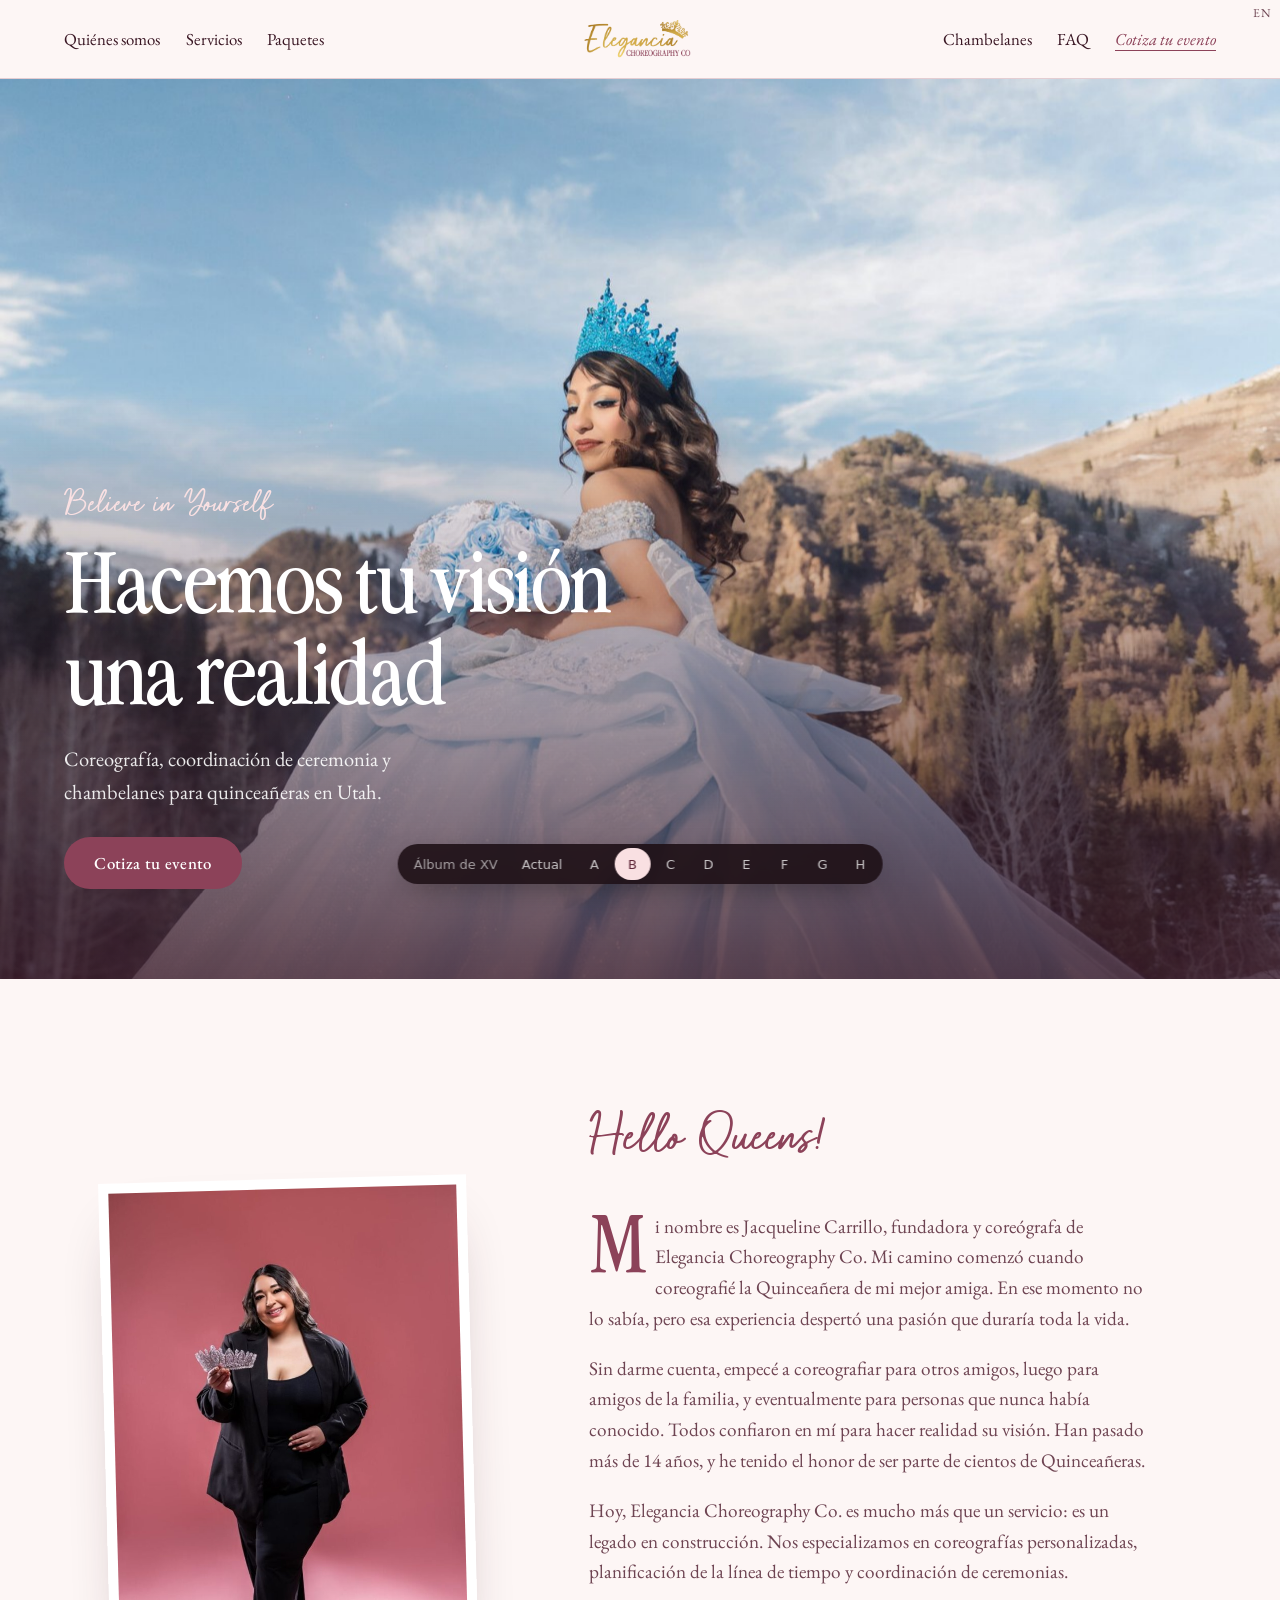
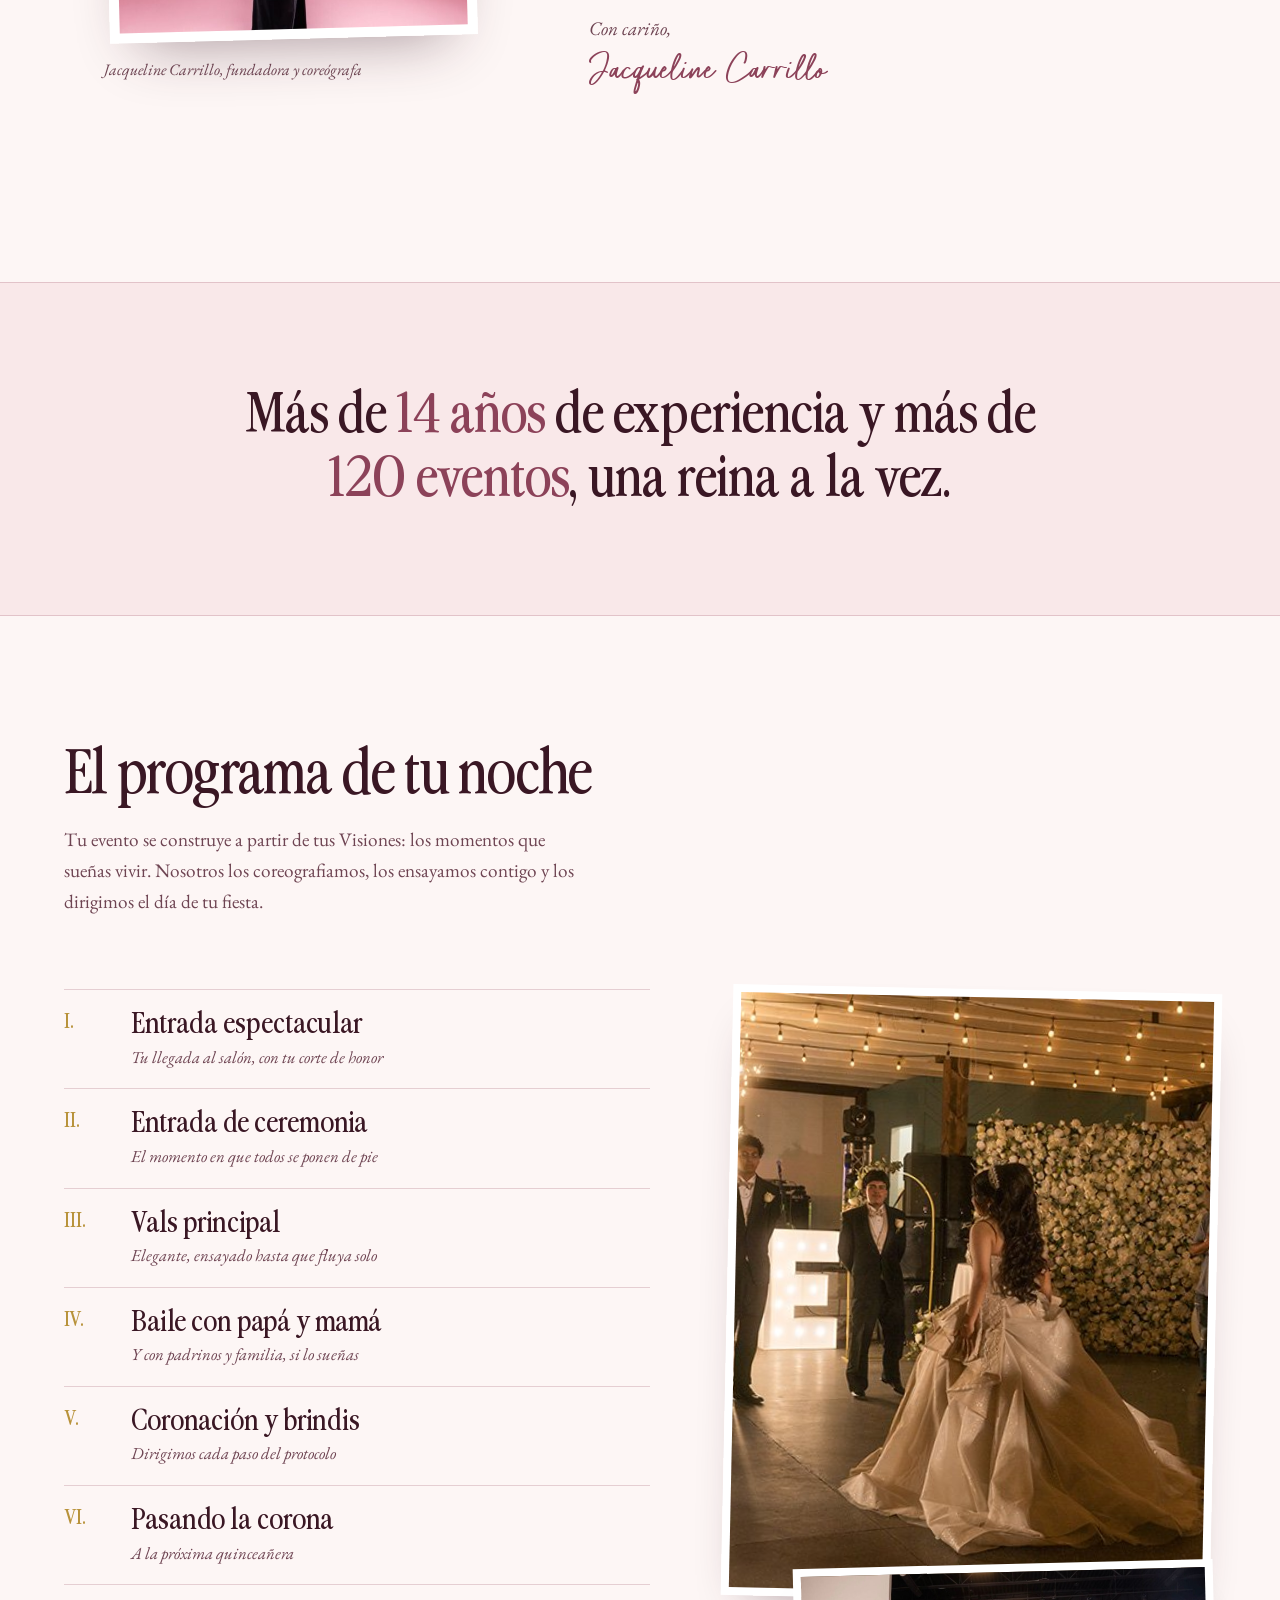
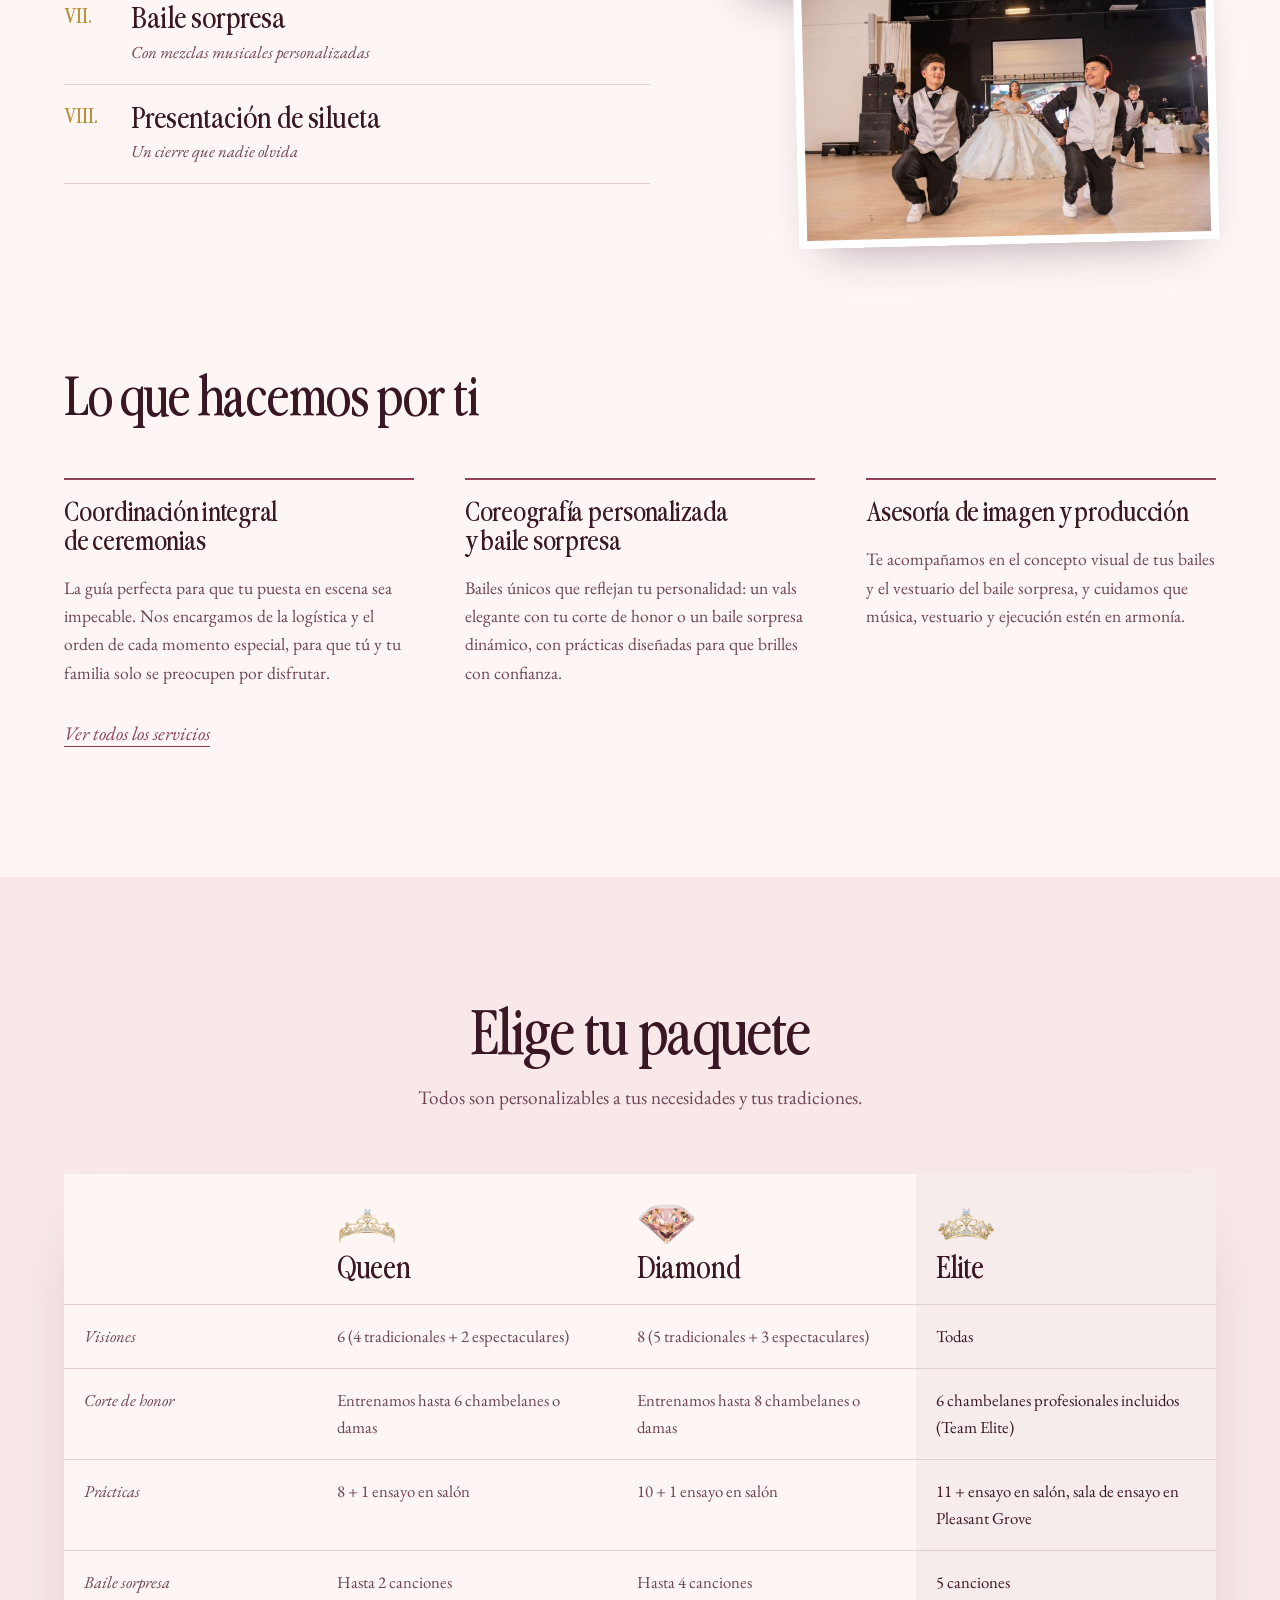
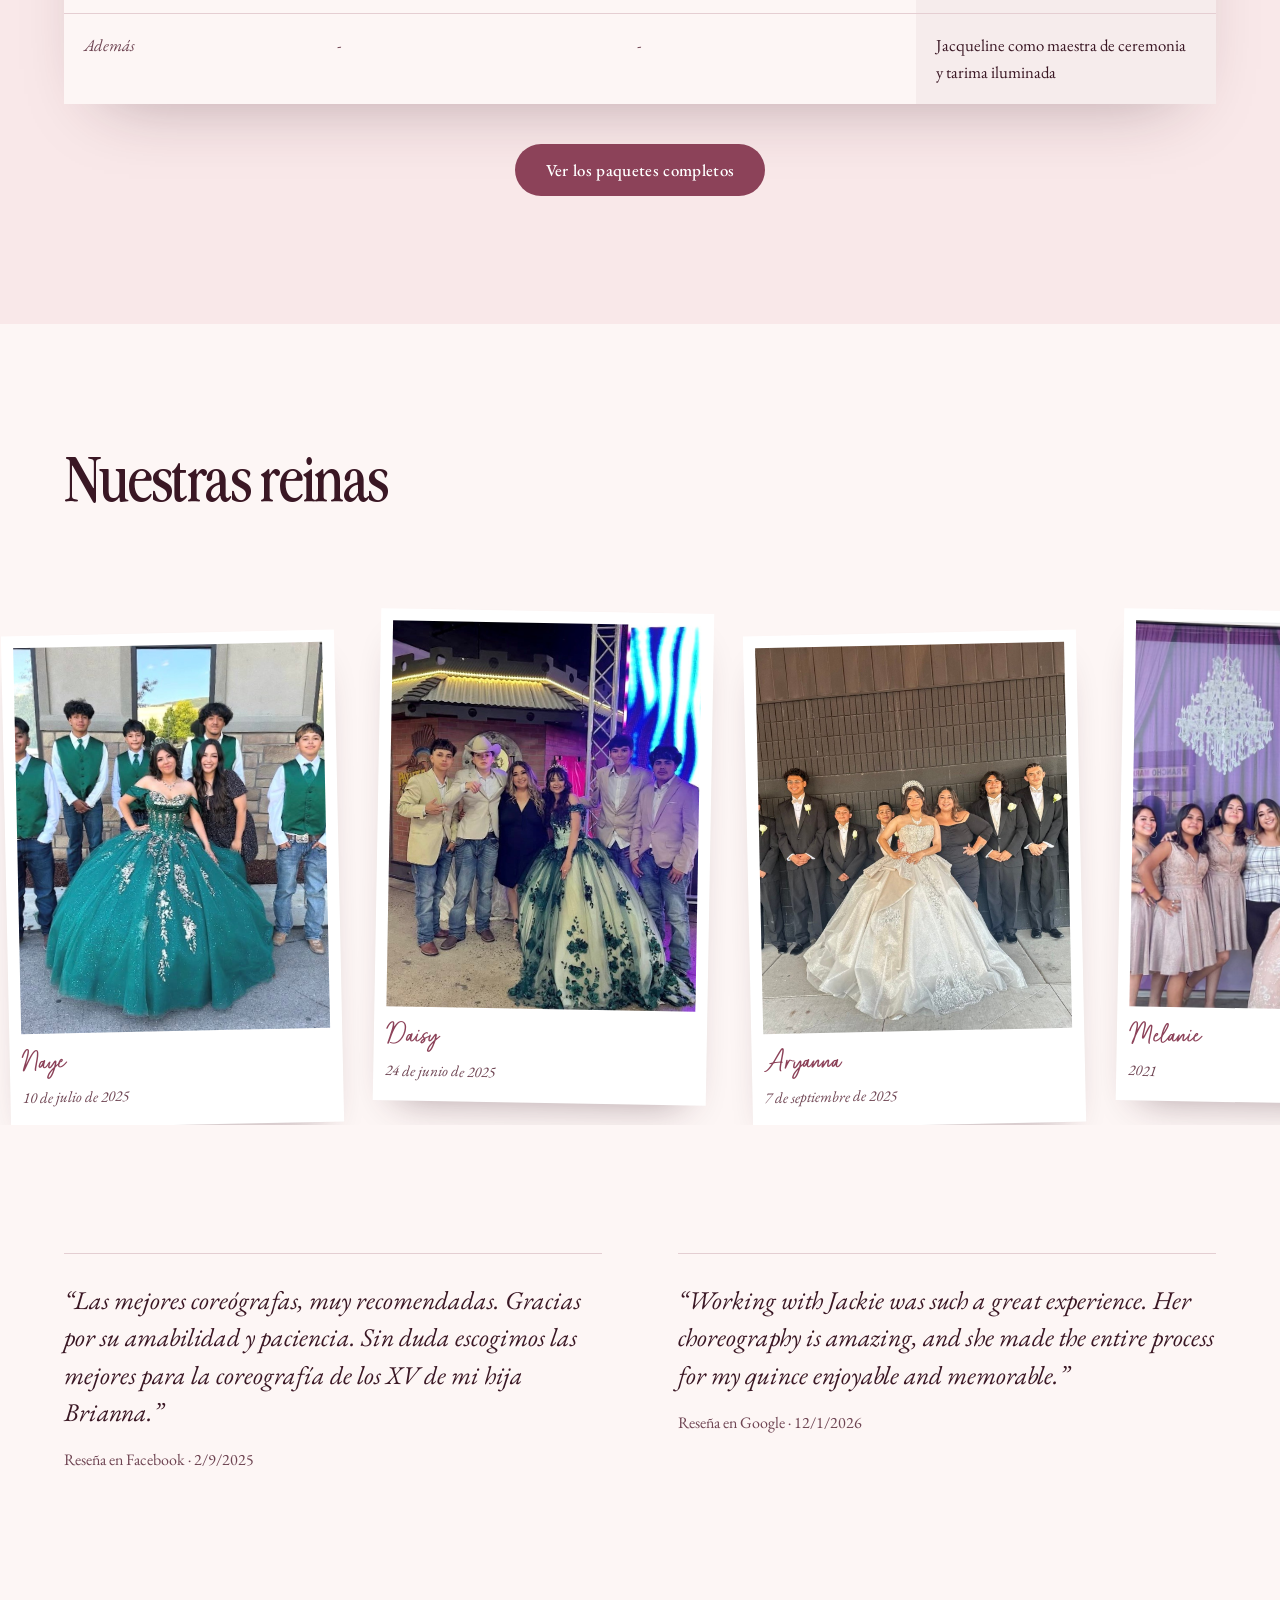
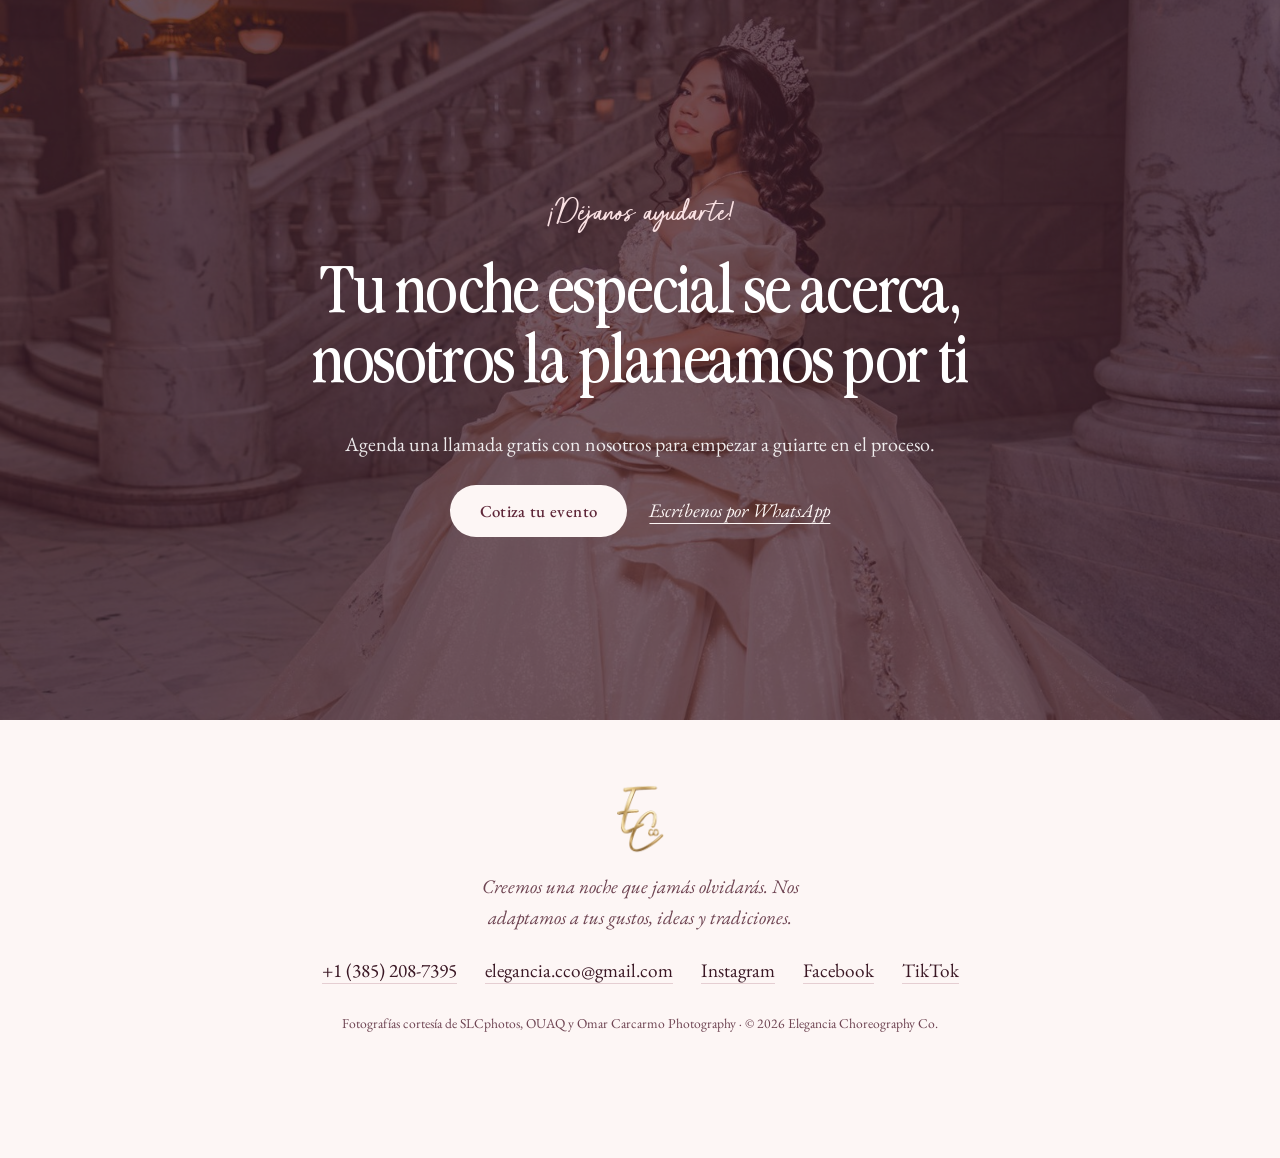
<file: preview/b/index.html>
<!doctype html>
<html lang="es">
<head><meta name="robots" content="noindex,nofollow">
<meta charset="utf-8">
<meta name="viewport" content="width=device-width, initial-scale=1, viewport-fit=cover">
<title>Opción B · Álbum de XV | Elegancia Choreography Co</title>
<meta name="description" content="Coreografía y coordinación de quinceañeras en Utah. Diseñamos cada vals, ceremonia y baile sorpresa con emoción, estilo y elegancia.">
<link rel="preconnect" href="https://fonts.googleapis.com"><link rel="preconnect" href="https://fonts.gstatic.com" crossorigin>
<link href="https://fonts.googleapis.com/css2?family=EB+Garamond:ital,wght@0,400;0,500;1,400&display=swap" rel="stylesheet">
<link rel="preload" as="image" href="../../wp-content/uploads/2026/03/IMG_0093-scaled.jpeg">
<link rel="stylesheet" href="../../preview/b/styles.css">
<script>document.documentElement.classList.add("js")</script>
</head>
<body>

<header class="mast">
  <nav class="mast-in" aria-label="Principal">
    <ul class="mast-links">
      <li><a href="/quienes-somos/">Quiénes somos</a></li>
      <li><a href="/servicios/">Servicios</a></li>
      <li><a href="/paquetes/">Paquetes</a></li>
    </ul>
    <a class="mast-logo" href="/" aria-label="Elegancia Choreography Co, inicio"><img src="../../wp-content/uploads/2026/01/Draft-1-gold-wine-color-copy-768x326.png" alt="Elegancia Choreography Co" width="768" height="326"></a>
    <ul class="mast-links mast-right">
      <li><a href="/renta-de-chambelanes/">Chambelanes</a></li>
      <li><a href="/preguntas-frecuentes/">FAQ</a></li>
      <li><a class="mast-cta" href="/paquetes/#contacto">Cotiza tu evento</a></li>
    </ul>
    <a class="mast-lang" href="/en/" lang="en">EN</a>
    <details class="mmenu "><summary aria-label="Menú">Menú</summary><ul>
      <li><a href="/">Inicio</a></li><li><a href="/quienes-somos/">¿Quiénes somos?</a></li><li><a href="/servicios/">Servicios</a></li>
      <li><a href="/renta-de-chambelanes/">Renta de chambelanes</a></li><li><a href="/paquetes/">Paquetes</a></li><li><a href="/links/">Links</a></li>
      <li><a href="/preguntas-frecuentes/">FAQ</a></li><li><a href="/en/" lang="en">English</a></li></ul></details>
  </nav>
</header>

<main>
  <section class="cover">
    <img class="cover-img" src="../../wp-content/uploads/2026/03/IMG_0093-scaled.jpeg" alt="Quinceañera con vestido azul cielo y corona frente a las montañas de Utah" width="1707" height="2560">
    <div class="cover-text">
      <p class="script reveal">Believe in Yourself</p>
      <h1 class="reveal">Hacemos tu visión una realidad</h1>
      <p class="cover-sub reveal">Coreografía, coordinación de ceremonia y chambelanes para quinceañeras en Utah.</p>
      <a class="btn reveal" href="/paquetes/#contacto">Cotiza tu evento</a>
    </div>
  </section>

  <section class="dedication">
    <figure class="dedication-photo reveal">
      <img src="../../wp-content/uploads/2026/04/elegancia-pagina-683x1024.jpg" alt="Jacqueline Carrillo, fundadora y coreógrafa, sosteniendo una corona" width="683" height="1024" loading="lazy">
      <figcaption>Jacqueline Carrillo, fundadora y coreógrafa</figcaption>
    </figure>
    <div class="dedication-text">
      <h2 class="reveal"><span class="script">Hello Queens!</span></h2>
      <div class="prose reveal">
        <p class="dropcap">Mi nombre es Jacqueline Carrillo, fundadora y coreógrafa de Elegancia Choreography Co. Mi camino comenzó cuando coreografié la Quinceañera de mi mejor amiga. En ese momento no lo sabía, pero esa experiencia despertó una pasión que duraría toda la vida.</p>
        <p>Sin darme cuenta, empecé a coreografiar para otros amigos, luego para amigos de la familia, y eventualmente para personas que nunca había conocido. Todos confiaron en mí para hacer realidad su visión. Han pasado más de 14 años, y he tenido el honor de ser parte de cientos de Quinceañeras.</p>
        <p>Hoy, Elegancia Choreography Co. es mucho más que un servicio: es un legado en construcción. Nos especializamos en coreografías personalizadas, planificación de la línea de tiempo y coordinación de ceremonias.</p>
      </div>
      <p class="signature reveal"><span>Con cariño,</span><span class="script">Jacqueline Carrillo</span></p>
      <a class="link reveal" href="/quienes-somos/">Conócenos</a>
    </div>
  </section>

  <section class="statement">
    <p class="reveal">Más de <em>14 años</em> de experiencia y más de <em>120 eventos</em>, una reina a la vez.</p>
  </section>

  <section class="program">
    <div class="program-head">
      <h2 class="reveal">El programa de tu noche</h2>
      <p class="reveal">Tu evento se construye a partir de tus Visiones: los momentos que sueñas vivir. Nosotros los coreografiamos, los ensayamos contigo y los dirigimos el día de tu fiesta.</p>
    </div>
    <div class="program-body">
      <ol class="program-list">
        <li class="reveal"><span class="t">Entrada espectacular</span><span class="d">Tu llegada al salón, con tu corte de honor</span></li>
        <li class="reveal"><span class="t">Entrada de ceremonia</span><span class="d">El momento en que todos se ponen de pie</span></li>
        <li class="reveal"><span class="t">Vals principal</span><span class="d">Elegante, ensayado hasta que fluya solo</span></li>
        <li class="reveal"><span class="t">Baile con papá y mamá</span><span class="d">Y con padrinos y familia, si lo sueñas</span></li>
        <li class="reveal"><span class="t">Coronación y brindis</span><span class="d">Dirigimos cada paso del protocolo</span></li>
        <li class="reveal"><span class="t">Pasando la corona</span><span class="d">A la próxima quinceañera</span></li>
        <li class="reveal"><span class="t">Baile sorpresa</span><span class="d">Con mezclas musicales personalizadas</span></li>
        <li class="reveal"><span class="t">Presentación de silueta</span><span class="d">Un cierre que nadie olvida</span></li>
      </ol>
      <div class="program-photos">
        <img class="reveal" src="../../wp-content/uploads/2026/03/IMG_0062-new.jpg" alt="Quinceañera bailando el vals con su papá bajo luces cálidas" loading="lazy">
        <img class="reveal" src="../../wp-content/uploads/2026/04/elegancia-pagina-1-1536x1024.jpg" alt="Chambelanes arrodillados frente a la quinceañera durante su coreografía" loading="lazy">
      </div>
    </div>
  </section>

  <section class="services">
    <h2 class="reveal">Lo que hacemos por ti</h2>
    <div class="services-grid">
      <article class="reveal">
        <h3>Coordinación integral de ceremonias</h3>
        <p>La guía perfecta para que tu puesta en escena sea impecable. Nos encargamos de la logística y el orden de cada momento especial, para que tú y tu familia solo se preocupen por disfrutar.</p>
      </article>
      <article class="reveal">
        <h3>Coreografía personalizada y baile sorpresa</h3>
        <p>Bailes únicos que reflejan tu personalidad: un vals elegante con tu corte de honor o un baile sorpresa dinámico, con prácticas diseñadas para que brilles con confianza.</p>
      </article>
      <article class="reveal">
        <h3>Asesoría de imagen y producción</h3>
        <p>Te acompañamos en el concepto visual de tus bailes y el vestuario del baile sorpresa, y cuidamos que música, vestuario y ejecución estén en armonía.</p>
      </article>
    </div>
    <a class="link reveal" href="/servicios/">Ver todos los servicios</a>
  </section>

  <section class="editions">
    <div class="editions-head">
      <h2 class="reveal">Elige tu paquete</h2>
      <p class="reveal">Todos son personalizables a tus necesidades y tus tradiciones.</p>
    </div>
    <div class="editions-table reveal" role="table" aria-label="Comparación de paquetes">
      <div class="row head" role="row">
        <span role="columnheader"></span>
        <span role="columnheader"><img src="../../wp-content/uploads/2026/05/queen-300x232.png" alt="" width="300" height="232">Queen</span>
        <span role="columnheader"><img src="../../wp-content/uploads/2026/05/diamond-300x232.png" alt="" width="300" height="232">Diamond</span>
        <span role="columnheader"><img src="../../wp-content/uploads/2026/05/elite-crown-300x232.png" alt="" width="300" height="232">Elite</span>
      </div>
      <div class="row" role="row"><span role="rowheader">Visiones</span><span>6 (4 tradicionales + 2 espectaculares)</span><span>8 (5 tradicionales + 3 espectaculares)</span><span>Todas</span></div>
      <div class="row" role="row"><span role="rowheader">Corte de honor</span><span>Entrenamos hasta 6 chambelanes o damas</span><span>Entrenamos hasta 8 chambelanes o damas</span><span>6 chambelanes profesionales incluidos (Team Elite)</span></div>
      <div class="row" role="row"><span role="rowheader">Prácticas</span><span>8 + 1 ensayo en salón</span><span>10 + 1 ensayo en salón</span><span>11 + ensayo en salón, sala de ensayo en Pleasant Grove</span></div>
      <div class="row" role="row"><span role="rowheader">Baile sorpresa</span><span>Hasta 2 canciones</span><span>Hasta 4 canciones</span><span>5 canciones</span></div>
      <div class="row" role="row"><span role="rowheader">Además</span><span>-</span><span>-</span><span>Jacqueline como maestra de ceremonia y tarima iluminada</span></div>
    </div>
    <a class="btn reveal" href="/paquetes/">Ver los paquetes completos</a>
  </section>

  <section class="album">
    <h2 class="reveal">Nuestras reinas</h2>
    <div class="album-strip" tabindex="0" aria-label="Eventos recientes">
      <figure class="page reveal"><img src="../../wp-content/uploads/2025/12/IMG_9378.jpg" alt="Naye con su corte de honor" loading="lazy"><figcaption><span class="script">Naye</span>10 de julio de 2025</figcaption></figure>
      <figure class="page reveal"><img src="../../wp-content/uploads/2025/12/IMG_9379.jpg" alt="Daisy con su corte de honor" loading="lazy"><figcaption><span class="script">Daisy</span>24 de junio de 2025</figcaption></figure>
      <figure class="page reveal"><img src="../../wp-content/uploads/2025/12/IMG_4910-scaled.jpeg" alt="Aryanna con su corte de honor" loading="lazy"><figcaption><span class="script">Aryanna</span>7 de septiembre de 2025</figcaption></figure>
      <figure class="page reveal"><img src="../../wp-content/uploads/2025/12/IMG_4166-scaled.jpeg" alt="Melanie con sus damas" loading="lazy"><figcaption><span class="script">Melanie</span>2021</figcaption></figure>
      <figure class="page reveal"><img src="../../wp-content/uploads/2025/12/IMG_0324-scaled.jpeg" alt="Baylee con sus chambelanes" loading="lazy"><figcaption><span class="script">Baylee</span>2022</figcaption></figure>
      <figure class="page reveal"><img src="../../wp-content/uploads/2025/11/IMG_2912-1.jpeg" alt="Yarissa con su corte de honor" loading="lazy"><figcaption><span class="script">Yarissa</span>2019</figcaption></figure>
    </div>
  </section>

  <section class="words">
    <figure class="reveal">
      <blockquote>“Las mejores coreógrafas, muy recomendadas. Gracias por su amabilidad y paciencia. Sin duda escogimos las mejores para la coreografía de los XV de mi hija Brianna.”</blockquote>
      <figcaption>Reseña en Facebook · 2/9/2025</figcaption>
    </figure>
    <figure class="reveal">
      <blockquote>“Working with Jackie was such a great experience. Her choreography is amazing, and she made the entire process for my quince enjoyable and memorable.”</blockquote>
      <figcaption>Reseña en Google · 12/1/2026</figcaption>
    </figure>
  </section>

  <section class="closing">
    <img src="../../wp-content/uploads/2026/03/IMG_0070-scaled.jpeg" alt="" loading="lazy">
    <div class="closing-text">
      <p class="script reveal">¡Déjanos ayudarte!</p>
      <h2 class="reveal">Tu noche especial se acerca, nosotros la planeamos por ti</h2>
      <p class="reveal">Agenda una llamada gratis con nosotros para empezar a guiarte en el proceso.</p>
      <div class="actions reveal">
        <a class="btn btn-light" href="/paquetes/#contacto">Cotiza tu evento</a>
        <a class="link link-light" href="https://wa.me/13852087395" target="_blank" rel="noopener">Escríbenos por WhatsApp</a>
      </div>
    </div>
  </section>
</main>

<footer class="foot">
  <img src="../../wp-content/uploads/2026/05/ECCO-gold-300x300.png" alt="" width="300" height="300" class="foot-mono" loading="lazy">
  <p class="foot-line">Creemos una noche que jamás olvidarás. Nos adaptamos a tus gustos, ideas y tradiciones.</p>
  <ul class="foot-contact">
    <li><a href="tel:+13852087395">+1 (385) 208-7395</a></li>
    <li><a href="mailto:elegancia.cco@gmail.com">elegancia.cco@gmail.com</a></li>
    <li><a href="https://www.instagram.com/elegancia_choreography_co/" target="_blank" rel="noopener">Instagram</a></li>
    <li><a href="https://www.facebook.com/profile.php?id=61550589223831" target="_blank" rel="noopener">Facebook</a></li>
    <li><a href="https://www.tiktok.com/@elegancia.choreo.co" target="_blank" rel="noopener">TikTok</a></li>
  </ul>
  <p class="foot-small">Fotografías cortesía de SLCphotos, OUAQ y Omar Carcarmo Photography · © 2026 Elegancia Choreography Co.</p>
</footer>

<script src="../../preview/b/main.js" defer></script>
<style>/* Preview-only option switcher (never part of a design option). */
.opt-switch {
  position: fixed; left: 50%; bottom: 16px; translate: -50% 0; z-index: 2147483000;
  display: flex; align-items: center; gap: 2px; padding: 4px;
  background: rgb(28 14 20 / 0.88); -webkit-backdrop-filter: blur(10px); backdrop-filter: blur(10px);
  border-radius: 999px; box-shadow: 0 10px 30px -10px rgb(0 0 0 / 0.5);
  font: 500 13px/1 system-ui, -apple-system, "Segoe UI", sans-serif; color: #fff;
}
.opt-switch a {
  display: grid; place-items: center; min-width: 36px; height: 32px; padding: 0 12px;
  border-radius: 999px; color: rgb(255 255 255 / 0.75); text-decoration: none; white-space: nowrap;
}
.opt-switch a:hover { color: #fff; background: rgb(255 255 255 / 0.1); }
.opt-switch a[aria-current="page"] { background: #f9e0e2; color: #5e2638; }
.opt-switch .opt-name { padding: 0 10px 0 12px; color: rgb(255 255 255 / 0.6); }
.em-has-bar .opt-switch, body.opt-has-bar .opt-switch { bottom: 84px; }
@media (max-width: 767px) {
  .opt-switch .opt-name { display: none; }
  .opt-switch a { min-width: 30px; padding: 0 8px; }
}
</style><script>// Preview-only option switcher (never part of a design option).
(() => {
  const OPTIONS = [
    ['current', 'Actual', 'El sitio publicado hoy'],
    ['a', 'A', 'Pulido'],
    ['b', 'B', 'Álbum de XV'],
    ['c', 'C', 'Cotiza primero'],
    ['d', 'D', 'Noche de gala'],
    ['e', 'E', 'Revista'],
    ['f', 'F', 'Invitación'],
    ['g', 'G', 'Baile sorpresa'],
    ['h', 'H', 'Alta costura'],
  ];
  const here = (location.pathname.match(/\/preview\/([a-z]+)/) || [])[1];
  if (here === 'expo') return; // the expo page is not a home option
  const nav = document.createElement('nav');
  nav.className = 'opt-switch';
  nav.setAttribute('aria-label', 'Opciones de diseño');
  const current = OPTIONS.find(([k]) => k === here);
  nav.innerHTML = `<span class="opt-name">${current ? current[2] : ''}</span>` + OPTIONS.map(([k, label, name]) =>
    `<a href="../${k}/" title="${name}"${k === here ? ' aria-current="page"' : ''}>${label}</a>`).join('');
  const add = () => document.body.append(nav);
  document.readyState === 'loading' ? document.addEventListener('DOMContentLoaded', add) : add();
})();
</script></body>
</html>
</file>
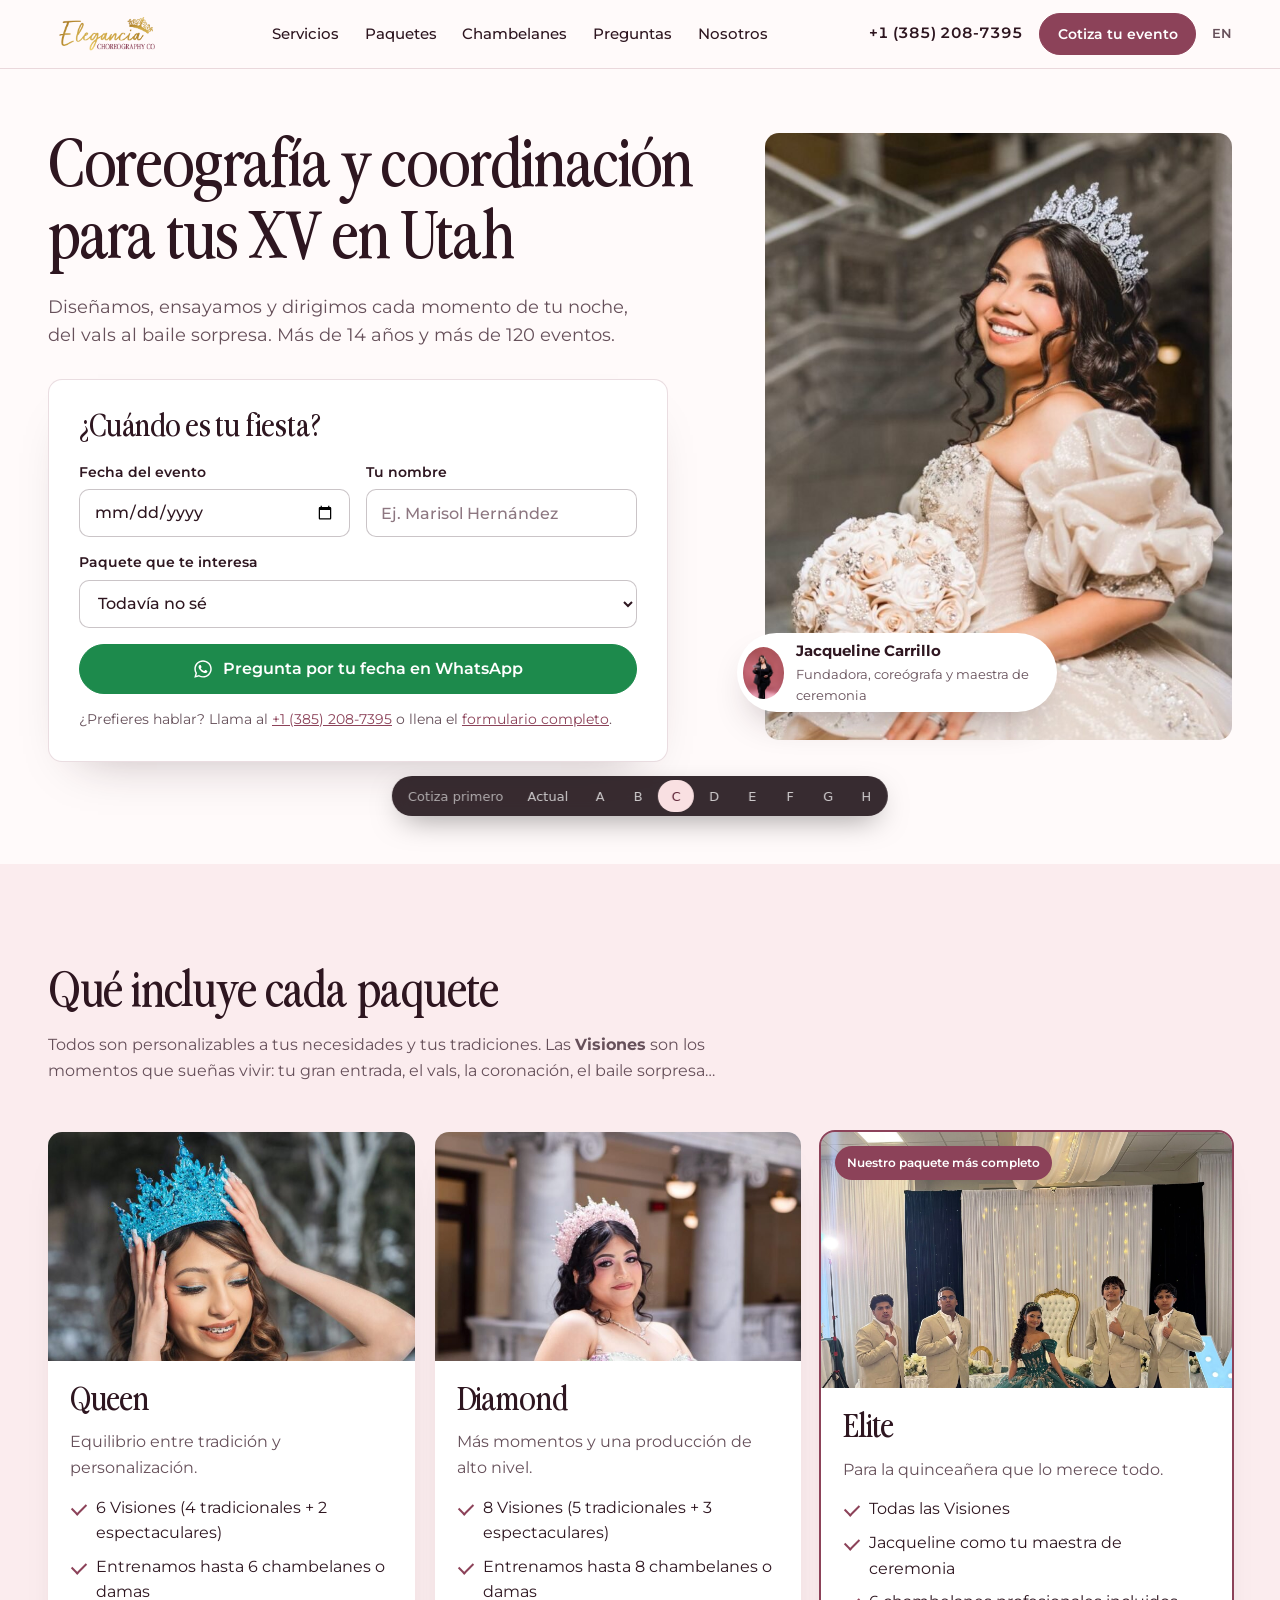
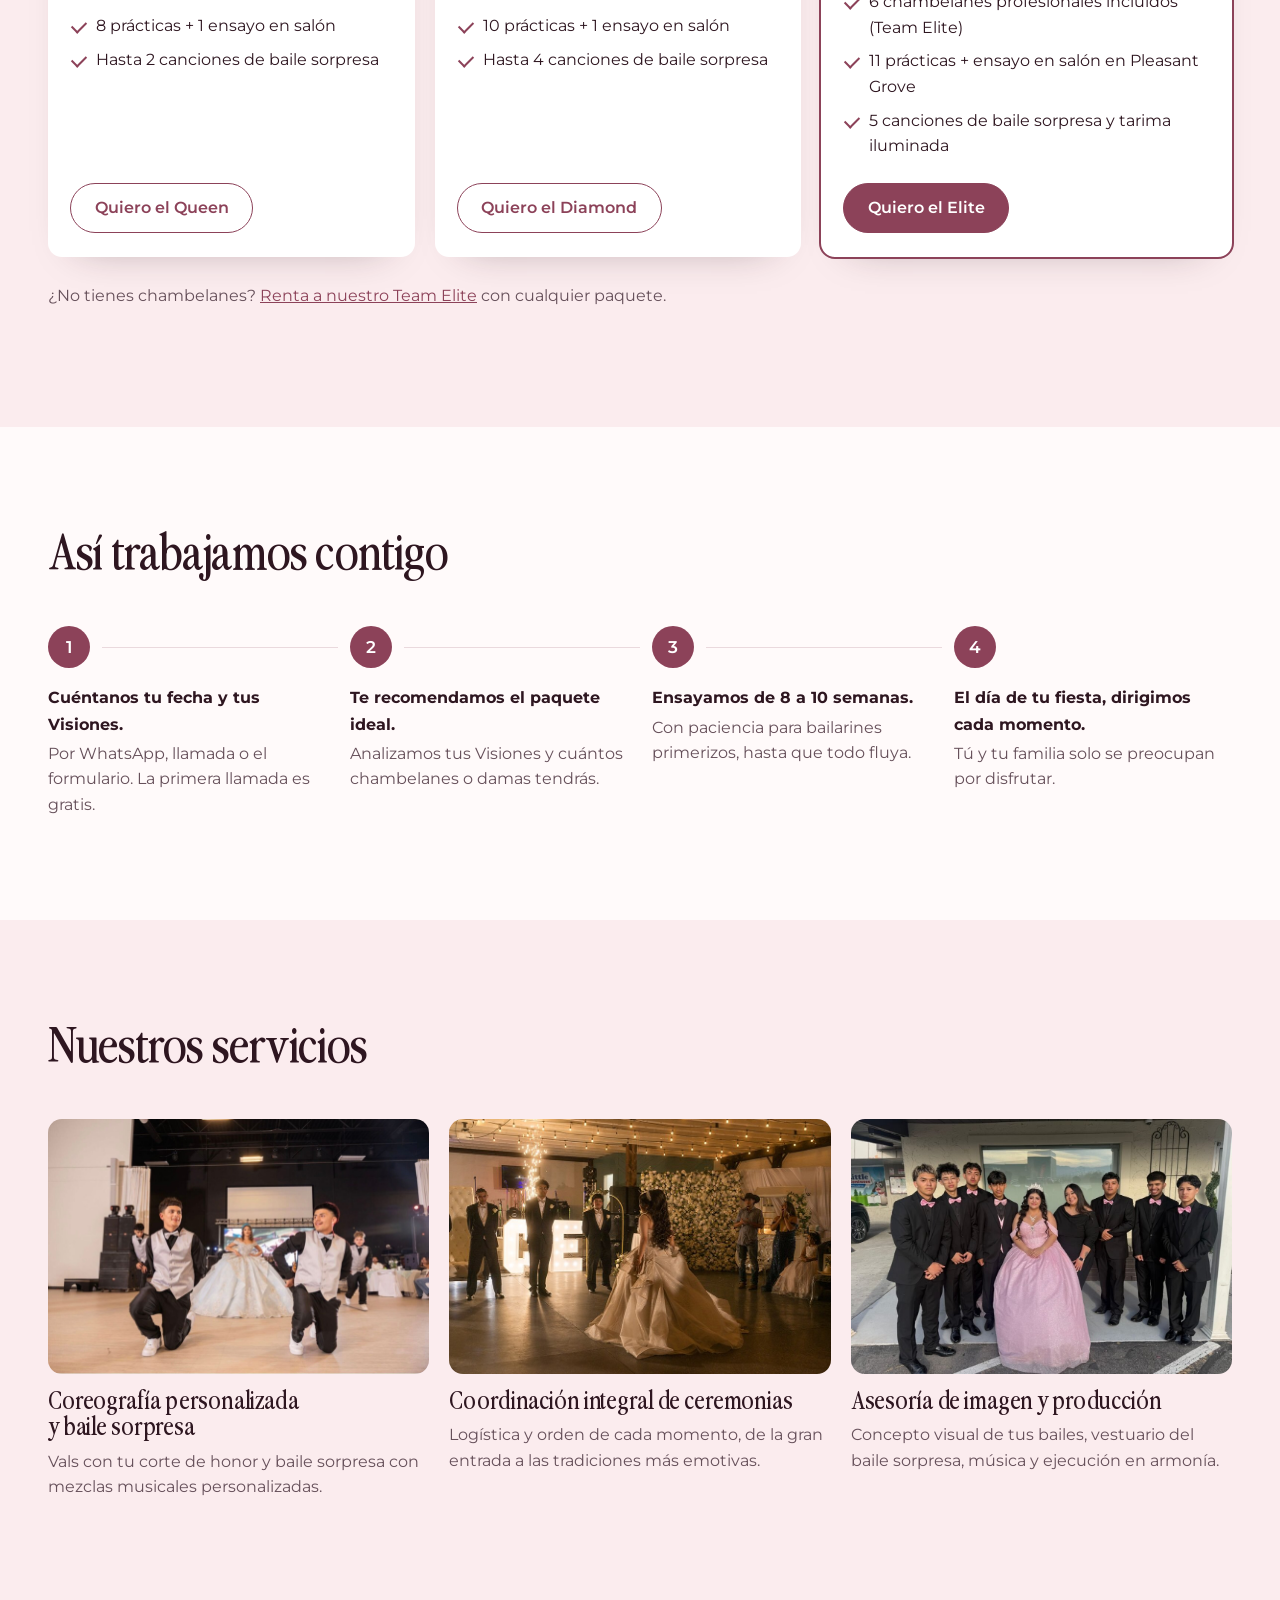
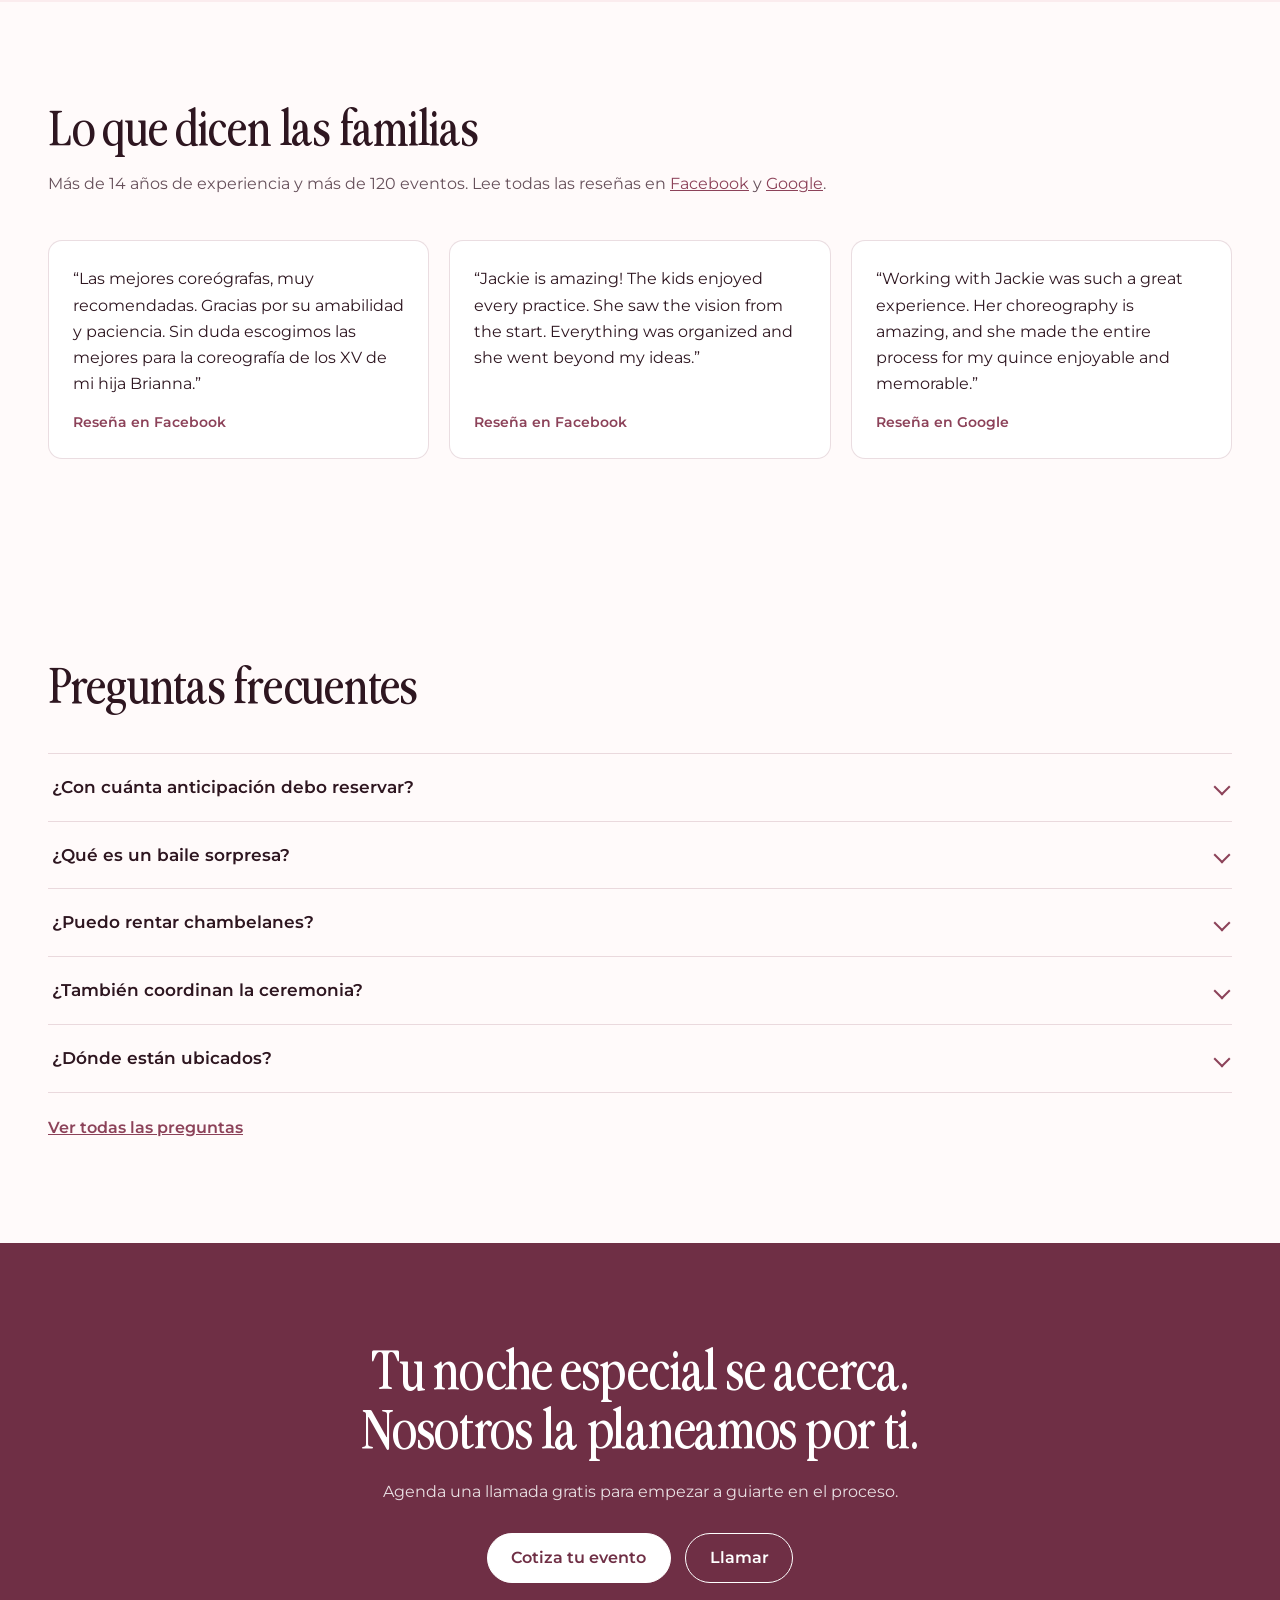
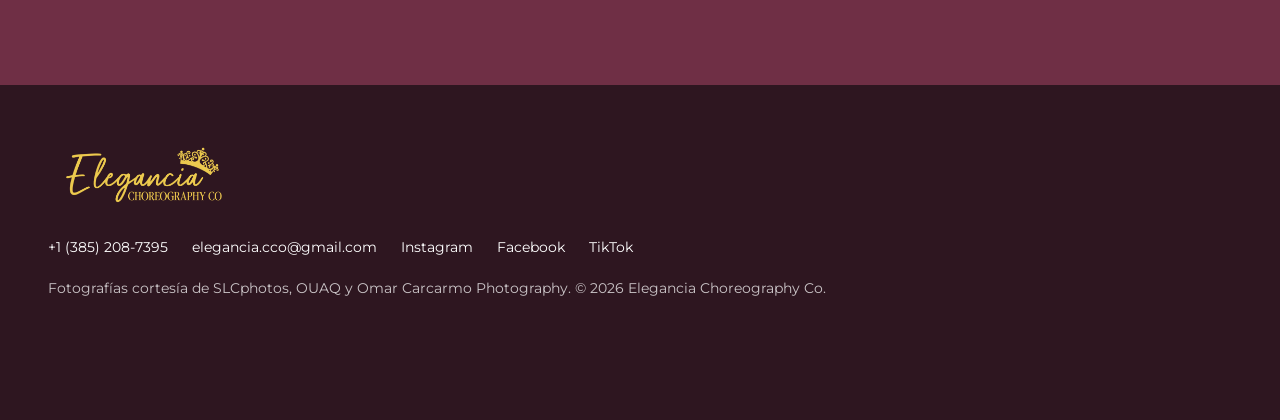
<file: preview/c/index.html>
<!doctype html>
<html lang="es">
<head><meta name="robots" content="noindex,nofollow">
<meta charset="utf-8">
<meta name="viewport" content="width=device-width, initial-scale=1, viewport-fit=cover">
<title>Opción C · Cotiza primero | Elegancia Choreography Co</title>
<meta name="description" content="Coreografía y coordinación de quinceañeras en Utah. Pregunta por tu fecha, compara los paquetes Queen, Diamond y Elite y cotiza por WhatsApp.">
<link rel="preconnect" href="https://fonts.googleapis.com"><link rel="preconnect" href="https://fonts.gstatic.com" crossorigin>
<link href="https://fonts.googleapis.com/css2?family=Montserrat:wght@400;500;600;700&display=swap" rel="stylesheet">
<link rel="preload" as="image" href="../../wp-content/uploads/2026/05/2342-683x1024.jpg">
<link rel="stylesheet" href="../../preview/c/styles.css">
<script>document.documentElement.classList.add("js")</script>
</head>
<body>

<header class="top">
  <nav class="top-in" aria-label="Principal">
    <a class="top-logo" href="/" aria-label="Elegancia Choreography Co, inicio"><img src="../../wp-content/uploads/2026/01/Draft-1-gold-wine-color-copy-768x326.png" alt="Elegancia Choreography Co" width="768" height="326"></a>
    <ul class="top-links">
      <li><a href="/servicios/">Servicios</a></li>
      <li><a href="#paquetes">Paquetes</a></li>
      <li><a href="/renta-de-chambelanes/">Chambelanes</a></li>
      <li><a href="#preguntas">Preguntas</a></li>
      <li><a href="/quienes-somos/">Nosotros</a></li>
    </ul>
    <div class="top-actions">
      <a class="top-phone" href="tel:+13852087395">+1 (385) 208-7395</a>
      <a class="btn btn-sm" href="#fecha">Cotiza tu evento</a>
      <a class="top-lang" href="/en/" lang="en">EN</a>
    <details class="mmenu "><summary aria-label="Menú">Menú</summary><ul>
      <li><a href="/">Inicio</a></li><li><a href="/quienes-somos/">¿Quiénes somos?</a></li><li><a href="/servicios/">Servicios</a></li>
      <li><a href="/renta-de-chambelanes/">Renta de chambelanes</a></li><li><a href="/paquetes/">Paquetes</a></li><li><a href="/links/">Links</a></li>
      <li><a href="/preguntas-frecuentes/">FAQ</a></li><li><a href="/en/" lang="en">English</a></li></ul></details>
    </div>
  </nav>
</header>

<main>
  <section class="hero">
    <div class="hero-copy">
      <h1>Coreografía y coordinación para tus XV en Utah</h1>
      <p class="hero-sub">Diseñamos, ensayamos y dirigimos cada momento de tu noche, del vals al baile sorpresa. Más de 14 años y más de 120 eventos.</p>

      <form class="date-card" id="fecha" novalidate>
        <h2>¿Cuándo es tu fiesta?</h2>
        <div class="fields">
          <div class="field">
            <label for="f-date">Fecha del evento</label>
            <input id="f-date" name="fecha" type="date" required>
          </div>
          <div class="field">
            <label for="f-name">Tu nombre</label>
            <input id="f-name" name="nombre" type="text" autocomplete="name" required placeholder="Ej. Marisol Hernández">
          </div>
          <div class="field field-wide">
            <label for="f-pkg">Paquete que te interesa</label>
            <select id="f-pkg" name="paquete">
              <option value="">Todavía no sé</option>
              <option>Queen</option>
              <option>Diamond</option>
              <option>Elite</option>
            </select>
          </div>
        </div>
        <p class="field-error" role="alert" hidden></p>
        <button class="btn btn-wa" type="submit">
          <svg viewBox="0 0 448 512" aria-hidden="true"><path d="M380.9 97.1C339 55.1 283.2 32 223.9 32c-122.4 0-222 99.6-222 222 0 39.1 10.2 77.3 29.6 111L0 480l117.7-30.9c32.4 17.7 68.9 27 106.1 27h.1c122.3 0 224.1-99.6 224.1-222 0-59.3-25.2-115-67.1-157zm-157 341.6c-33.2 0-65.7-8.9-94-25.7l-6.7-4-69.8 18.3L72 359.2l-4.4-7c-18.5-29.4-28.2-63.3-28.2-98.2 0-101.7 82.8-184.5 184.6-184.5 49.3 0 95.6 19.2 130.4 54.1 34.8 34.9 56.2 81.2 56.1 130.5 0 101.8-84.9 184.6-186.6 184.6zm101.2-138.2c-5.5-2.8-32.8-16.2-37.9-18-5.1-1.9-8.8-2.8-12.5 2.8-3.7 5.6-14.3 18-17.6 21.8-3.2 3.7-6.5 4.2-12 1.4-32.6-16.3-54-29.1-75.5-66-5.7-9.8 5.7-9.1 16.3-30.3 1.8-3.7.9-6.9-.5-9.7-1.4-2.8-12.5-30.1-17.1-41.2-4.5-10.8-9.1-9.3-12.5-9.5-3.2-.2-6.9-.2-10.6-.2-3.7 0-9.7 1.4-14.8 6.9-5.1 5.6-19.4 19-19.4 46.3 0 27.3 19.9 53.7 22.6 57.4 2.8 3.7 39.1 59.7 94.8 83.8 35.2 15.2 49 16.5 66.6 13.9 10.7-1.6 32.8-13.4 37.4-26.4 4.6-13 4.6-24.1 3.2-26.4-1.3-2.5-5-3.9-10.5-6.6z"/></svg>
          Pregunta por tu fecha en WhatsApp
        </button>
        <p class="date-alt">¿Prefieres hablar? Llama al <a href="tel:+13852087395">+1 (385) 208-7395</a> o llena el <a href="/paquetes/#contacto">formulario completo</a>.</p>
      </form>
    </div>
    <figure class="hero-photo">
      <img src="../../wp-content/uploads/2026/05/2342-683x1024.jpg" alt="Quinceañera sonriendo con su ramo de rosas y corona" width="683" height="1024" fetchpriority="high">
      <figcaption>
        <img src="../../wp-content/uploads/2026/04/elegancia-pagina-683x1024.jpg" alt="" width="683" height="1024" loading="lazy">
        <span><b>Jacqueline Carrillo</b>Fundadora, coreógrafa y maestra de ceremonia</span>
      </figcaption>
    </figure>
  </section>

  <section class="packages" id="paquetes">
    <div class="head">
      <h2>Qué incluye cada paquete</h2>
      <p>Todos son personalizables a tus necesidades y tus tradiciones. Las <b>Visiones</b> son los momentos que sueñas vivir: tu gran entrada, el vals, la coronación, el baile sorpresa…</p>
    </div>
    <div class="pkg-grid">
      <article class="pkg">
        <img class="pkg-img" src="../../wp-content/uploads/2026/03/IMG_0092-683x1024.jpeg" alt="Quinceañera con corona de cristal azul" loading="lazy">
        <div class="pkg-body">
          <h3>Queen</h3>
          <p class="pkg-for">Equilibrio entre tradición y personalización.</p>
          <ul>
            <li>6 Visiones (4 tradicionales + 2 espectaculares)</li>
            <li>Entrenamos hasta 6 chambelanes o damas</li>
            <li>8 prácticas + 1 ensayo en salón</li>
            <li>Hasta 2 canciones de baile sorpresa</li>
          </ul>
          <a class="btn btn-ghost" data-pkg="Queen" href="#fecha">Quiero el Queen</a>
        </div>
      </article>
      <article class="pkg">
        <img class="pkg-img" src="../../wp-content/uploads/2026/04/PHOTO-2026-03-29-13-17-12-683x1024.jpeg" alt="Quinceañera con vestido verde menta en un salón de mármol" loading="lazy">
        <div class="pkg-body">
          <h3>Diamond</h3>
          <p class="pkg-for">Más momentos y una producción de alto nivel.</p>
          <ul>
            <li>8 Visiones (5 tradicionales + 3 espectaculares)</li>
            <li>Entrenamos hasta 8 chambelanes o damas</li>
            <li>10 prácticas + 1 ensayo en salón</li>
            <li>Hasta 4 canciones de baile sorpresa</li>
          </ul>
          <a class="btn btn-ghost" data-pkg="Diamond" href="#fecha">Quiero el Diamond</a>
        </div>
      </article>
      <article class="pkg pkg-elite">
        <span class="pkg-badge">Nuestro paquete más completo</span>
        <img class="pkg-img" src="../../wp-content/uploads/2026/05/IMG_0141-scaled.jpeg" alt="La quinceañera con los chambelanes del Team Elite" loading="lazy">
        <div class="pkg-body">
          <h3>Elite</h3>
          <p class="pkg-for">Para la quinceañera que lo merece todo.</p>
          <ul>
            <li>Todas las Visiones</li>
            <li>Jacqueline como tu maestra de ceremonia</li>
            <li>6 chambelanes profesionales incluidos (Team Elite)</li>
            <li>11 prácticas + ensayo en salón en Pleasant Grove</li>
            <li>5 canciones de baile sorpresa y tarima iluminada</li>
          </ul>
          <a class="btn" data-pkg="Elite" href="#fecha">Quiero el Elite</a>
        </div>
      </article>
    </div>
    <p class="note">¿No tienes chambelanes? <a href="/renta-de-chambelanes/">Renta a nuestro Team Elite</a> con cualquier paquete.</p>
  </section>

  <section class="steps">
    <h2>Así trabajamos contigo</h2>
    <ol>
      <li><b>Cuéntanos tu fecha y tus Visiones.</b> Por WhatsApp, llamada o el formulario. La primera llamada es gratis.</li>
      <li><b>Te recomendamos el paquete ideal.</b> Analizamos tus Visiones y cuántos chambelanes o damas tendrás.</li>
      <li><b>Ensayamos de 8 a 10 semanas.</b> Con paciencia para bailarines primerizos, hasta que todo fluya.</li>
      <li><b>El día de tu fiesta, dirigimos cada momento.</b> Tú y tu familia solo se preocupan por disfrutar.</li>
    </ol>
  </section>

  <section class="services">
    <h2>Nuestros servicios</h2>
    <div class="svc-grid">
      <a class="svc" href="/servicios/">
        <img src="../../wp-content/uploads/2026/04/elegancia-pagina-1-1536x1024.jpg" alt="Chambelanes arrodillados frente a la quinceañera" loading="lazy">
        <h3>Coreografía personalizada y baile sorpresa</h3>
        <p>Vals con tu corte de honor y baile sorpresa con mezclas musicales personalizadas.</p>
      </a>
      <a class="svc" href="/servicios/">
        <img src="../../wp-content/uploads/2026/03/IMG_0062-new.jpg" alt="Quinceañera bailando con su papá" loading="lazy">
        <h3>Coordinación integral de ceremonias</h3>
        <p>Logística y orden de cada momento, de la gran entrada a las tradiciones más emotivas.</p>
      </a>
      <a class="svc" href="/servicios/">
        <img src="../../wp-content/uploads/2026/04/40-1024x683.jpg" alt="La corte de honor junto a la quinceañera" loading="lazy">
        <h3>Asesoría de imagen y producción</h3>
        <p>Concepto visual de tus bailes, vestuario del baile sorpresa, música y ejecución en armonía.</p>
      </a>
    </div>
  </section>

  <section class="proof">
    <div class="proof-head">
      <h2>Lo que dicen las familias</h2>
      <p>Más de 14 años de experiencia y más de 120 eventos. Lee todas las reseñas en <a href="https://www.facebook.com/profile.php?id=61550589223831&amp;sk=reviews" target="_blank" rel="noopener">Facebook</a> y <a href="https://www.google.com/search?q=Elegancia+Choreography+Co" target="_blank" rel="noopener">Google</a>.</p>
    </div>
    <div class="quotes">
      <figure><blockquote>“Las mejores coreógrafas, muy recomendadas. Gracias por su amabilidad y paciencia. Sin duda escogimos las mejores para la coreografía de los XV de mi hija Brianna.”</blockquote><figcaption>Reseña en Facebook</figcaption></figure>
      <figure><blockquote>“Jackie is amazing! The kids enjoyed every practice. She saw the vision from the start. Everything was organized and she went beyond my ideas.”</blockquote><figcaption>Reseña en Facebook</figcaption></figure>
      <figure><blockquote>“Working with Jackie was such a great experience. Her choreography is amazing, and she made the entire process for my quince enjoyable and memorable.”</blockquote><figcaption>Reseña en Google</figcaption></figure>
    </div>
  </section>

  <section class="faq" id="preguntas">
    <h2>Preguntas frecuentes</h2>
    <div class="faq-list">
      <details><summary>¿Con cuánta anticipación debo reservar?</summary><p>Idealmente entre 3 y 6 meses antes del evento, para asegurar tu fecha y tener tiempo suficiente para todos los ensayos.</p></details>
      <details><summary>¿Qué es un baile sorpresa?</summary><p>Una coreografía ensayada de la festejada y su corte, generalmente con canciones inesperadas o de moda, que sorprende a los invitados y muestra la personalidad de todos.</p></details>
      <details><summary>¿Puedo rentar chambelanes?</summary><p>Sí. Nuestro Team Elite ya está entrenado y se integra a la coreografía, así no tienes que coordinar personas que no asistan a los ensayos.</p></details>
      <details><summary>¿También coordinan la ceremonia?</summary><p>Sí. Manejamos los tiempos y dirigimos cada momento ceremonial: coronación, brindis, paso de corona y más.</p></details>
      <details><summary>¿Dónde están ubicados?</summary><p>En Utah. El paquete Elite incluye nuestra sala de ensayo en Pleasant Grove. Contáctanos para confirmar disponibilidad para tu fecha.</p></details>
    </div>
    <a class="more" href="/preguntas-frecuentes/">Ver todas las preguntas</a>
  </section>

  <section class="final">
    <h2>Tu noche especial se acerca. Nosotros la planeamos por ti.</h2>
    <p>Agenda una llamada gratis para empezar a guiarte en el proceso.</p>
    <div class="final-actions">
      <a class="btn" href="#fecha">Cotiza tu evento</a>
      <a class="btn btn-ghost-light" href="tel:+13852087395">Llamar</a>
    </div>
  </section>
</main>

<footer class="foot">
  <div class="foot-in">
    <img src="../../wp-content/uploads/2026/01/Diseno-sin-titulo-6-768x326.png" alt="Elegancia Choreography Co" width="768" height="326" loading="lazy">
    <ul>
      <li><a href="tel:+13852087395">+1 (385) 208-7395</a></li>
      <li><a href="mailto:elegancia.cco@gmail.com">elegancia.cco@gmail.com</a></li>
      <li><a href="https://www.instagram.com/elegancia_choreography_co/" target="_blank" rel="noopener">Instagram</a></li>
      <li><a href="https://www.facebook.com/profile.php?id=61550589223831" target="_blank" rel="noopener">Facebook</a></li>
      <li><a href="https://www.tiktok.com/@elegancia.choreo.co" target="_blank" rel="noopener">TikTok</a></li>
    </ul>
    <p>Fotografías cortesía de SLCphotos, OUAQ y Omar Carcarmo Photography. © 2026 Elegancia Choreography Co.</p>
  </div>
</footer>

<nav class="mbar" aria-label="Contacta a Elegancia">
  <a href="tel:+13852087395">Llamar</a>
  <a href="https://wa.me/13852087395" target="_blank" rel="noopener">WhatsApp</a>
  <a class="mbar-primary" href="#fecha">Cotiza tu evento</a>
</nav>

<script src="../../preview/c/main.js" defer></script>
<style>/* Preview-only option switcher (never part of a design option). */
.opt-switch {
  position: fixed; left: 50%; bottom: 16px; translate: -50% 0; z-index: 2147483000;
  display: flex; align-items: center; gap: 2px; padding: 4px;
  background: rgb(28 14 20 / 0.88); -webkit-backdrop-filter: blur(10px); backdrop-filter: blur(10px);
  border-radius: 999px; box-shadow: 0 10px 30px -10px rgb(0 0 0 / 0.5);
  font: 500 13px/1 system-ui, -apple-system, "Segoe UI", sans-serif; color: #fff;
}
.opt-switch a {
  display: grid; place-items: center; min-width: 36px; height: 32px; padding: 0 12px;
  border-radius: 999px; color: rgb(255 255 255 / 0.75); text-decoration: none; white-space: nowrap;
}
.opt-switch a:hover { color: #fff; background: rgb(255 255 255 / 0.1); }
.opt-switch a[aria-current="page"] { background: #f9e0e2; color: #5e2638; }
.opt-switch .opt-name { padding: 0 10px 0 12px; color: rgb(255 255 255 / 0.6); }
.em-has-bar .opt-switch, body.opt-has-bar .opt-switch { bottom: 84px; }
@media (max-width: 767px) {
  .opt-switch .opt-name { display: none; }
  .opt-switch a { min-width: 30px; padding: 0 8px; }
}
</style><script>// Preview-only option switcher (never part of a design option).
(() => {
  const OPTIONS = [
    ['current', 'Actual', 'El sitio publicado hoy'],
    ['a', 'A', 'Pulido'],
    ['b', 'B', 'Álbum de XV'],
    ['c', 'C', 'Cotiza primero'],
    ['d', 'D', 'Noche de gala'],
    ['e', 'E', 'Revista'],
    ['f', 'F', 'Invitación'],
    ['g', 'G', 'Baile sorpresa'],
    ['h', 'H', 'Alta costura'],
  ];
  const here = (location.pathname.match(/\/preview\/([a-z]+)/) || [])[1];
  if (here === 'expo') return; // the expo page is not a home option
  const nav = document.createElement('nav');
  nav.className = 'opt-switch';
  nav.setAttribute('aria-label', 'Opciones de diseño');
  const current = OPTIONS.find(([k]) => k === here);
  nav.innerHTML = `<span class="opt-name">${current ? current[2] : ''}</span>` + OPTIONS.map(([k, label, name]) =>
    `<a href="../${k}/" title="${name}"${k === here ? ' aria-current="page"' : ''}>${label}</a>`).join('');
  const add = () => document.body.append(nav);
  document.readyState === 'loading' ? document.addEventListener('DOMContentLoaded', add) : add();
})();
</script></body>
</html>
</file>
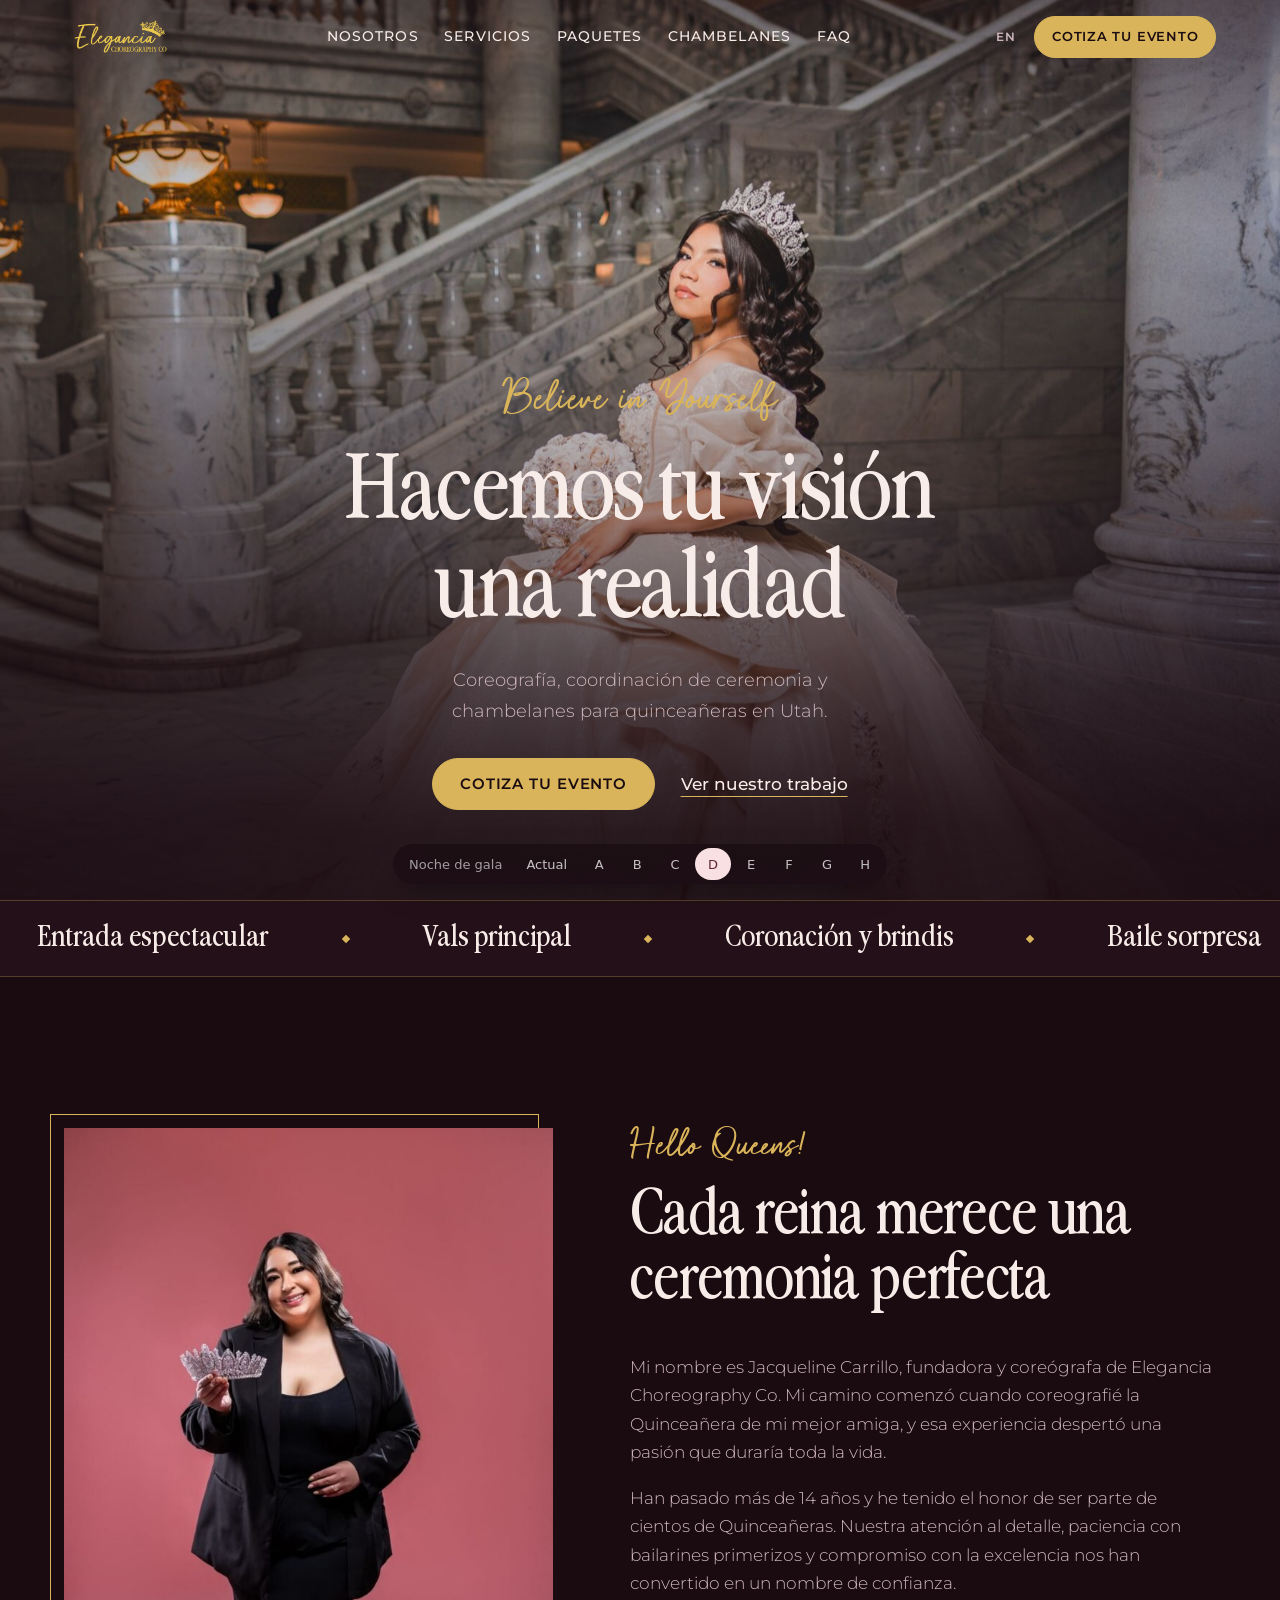
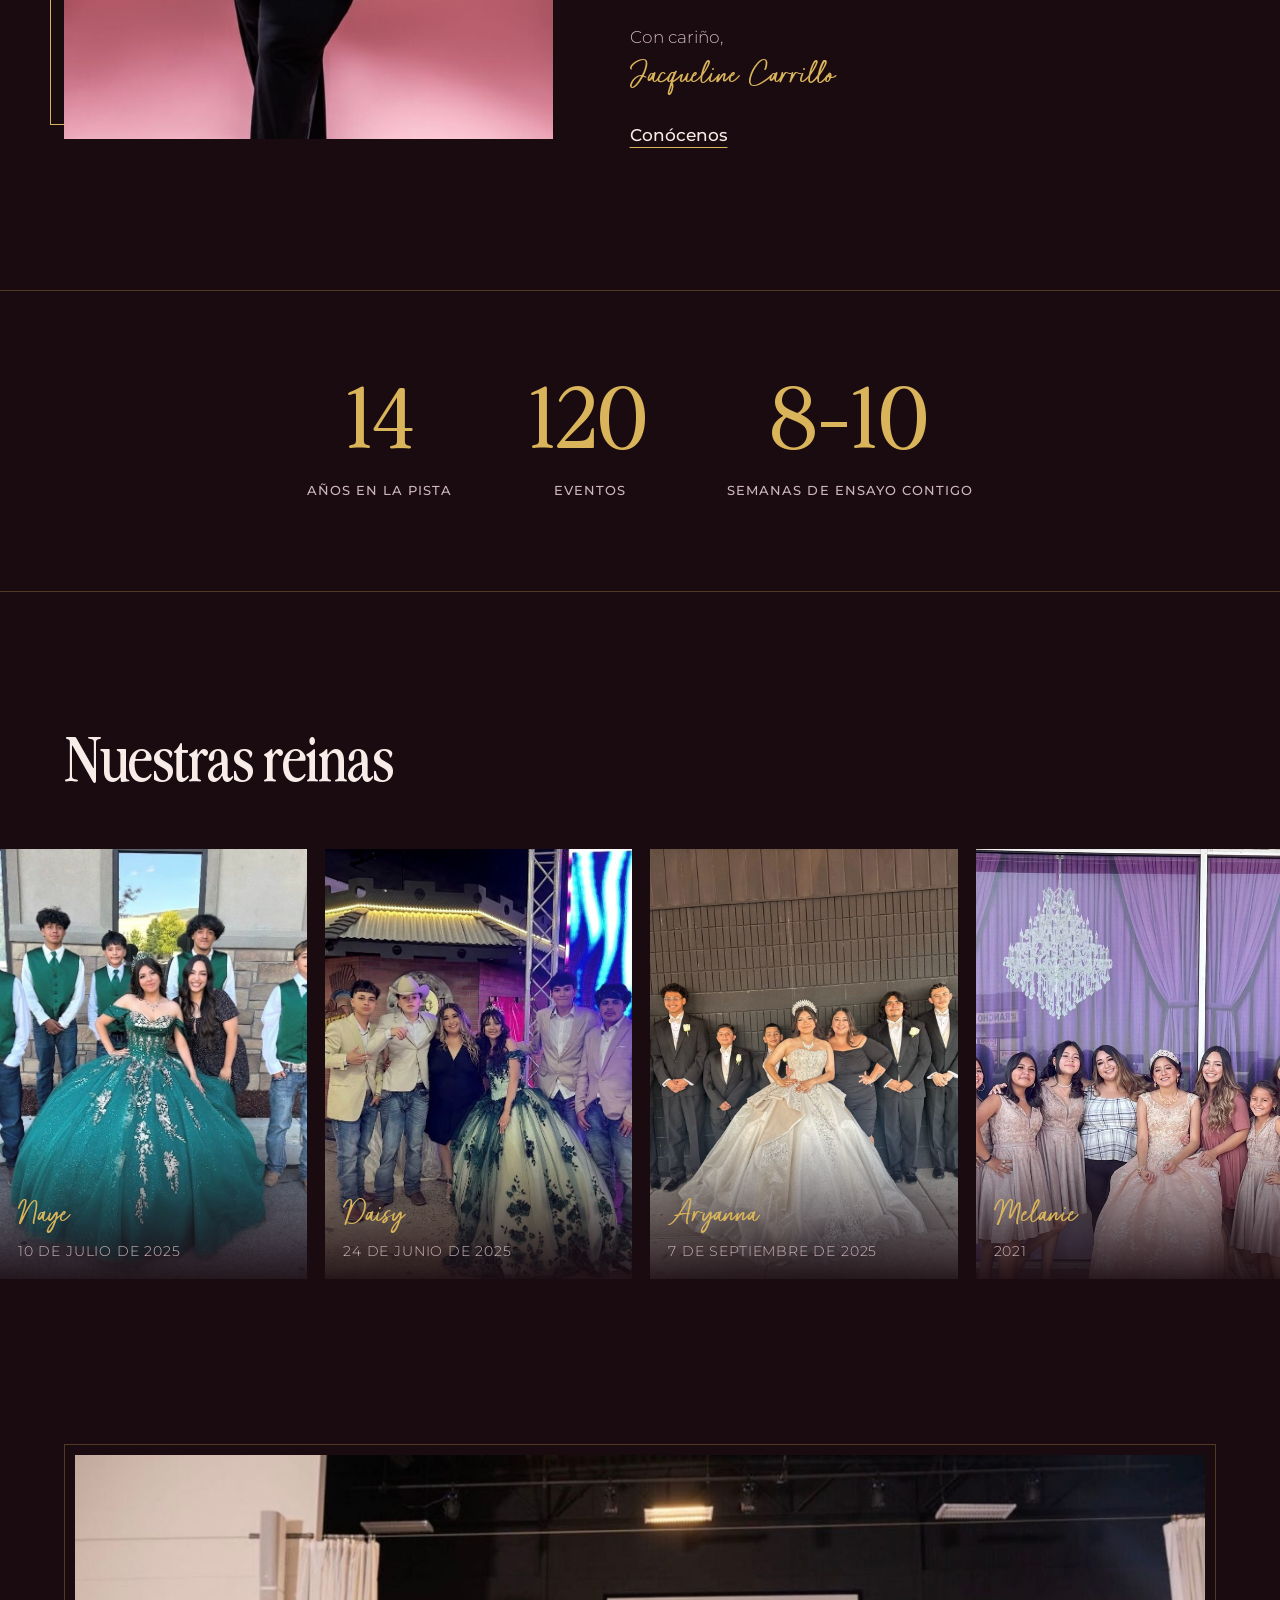
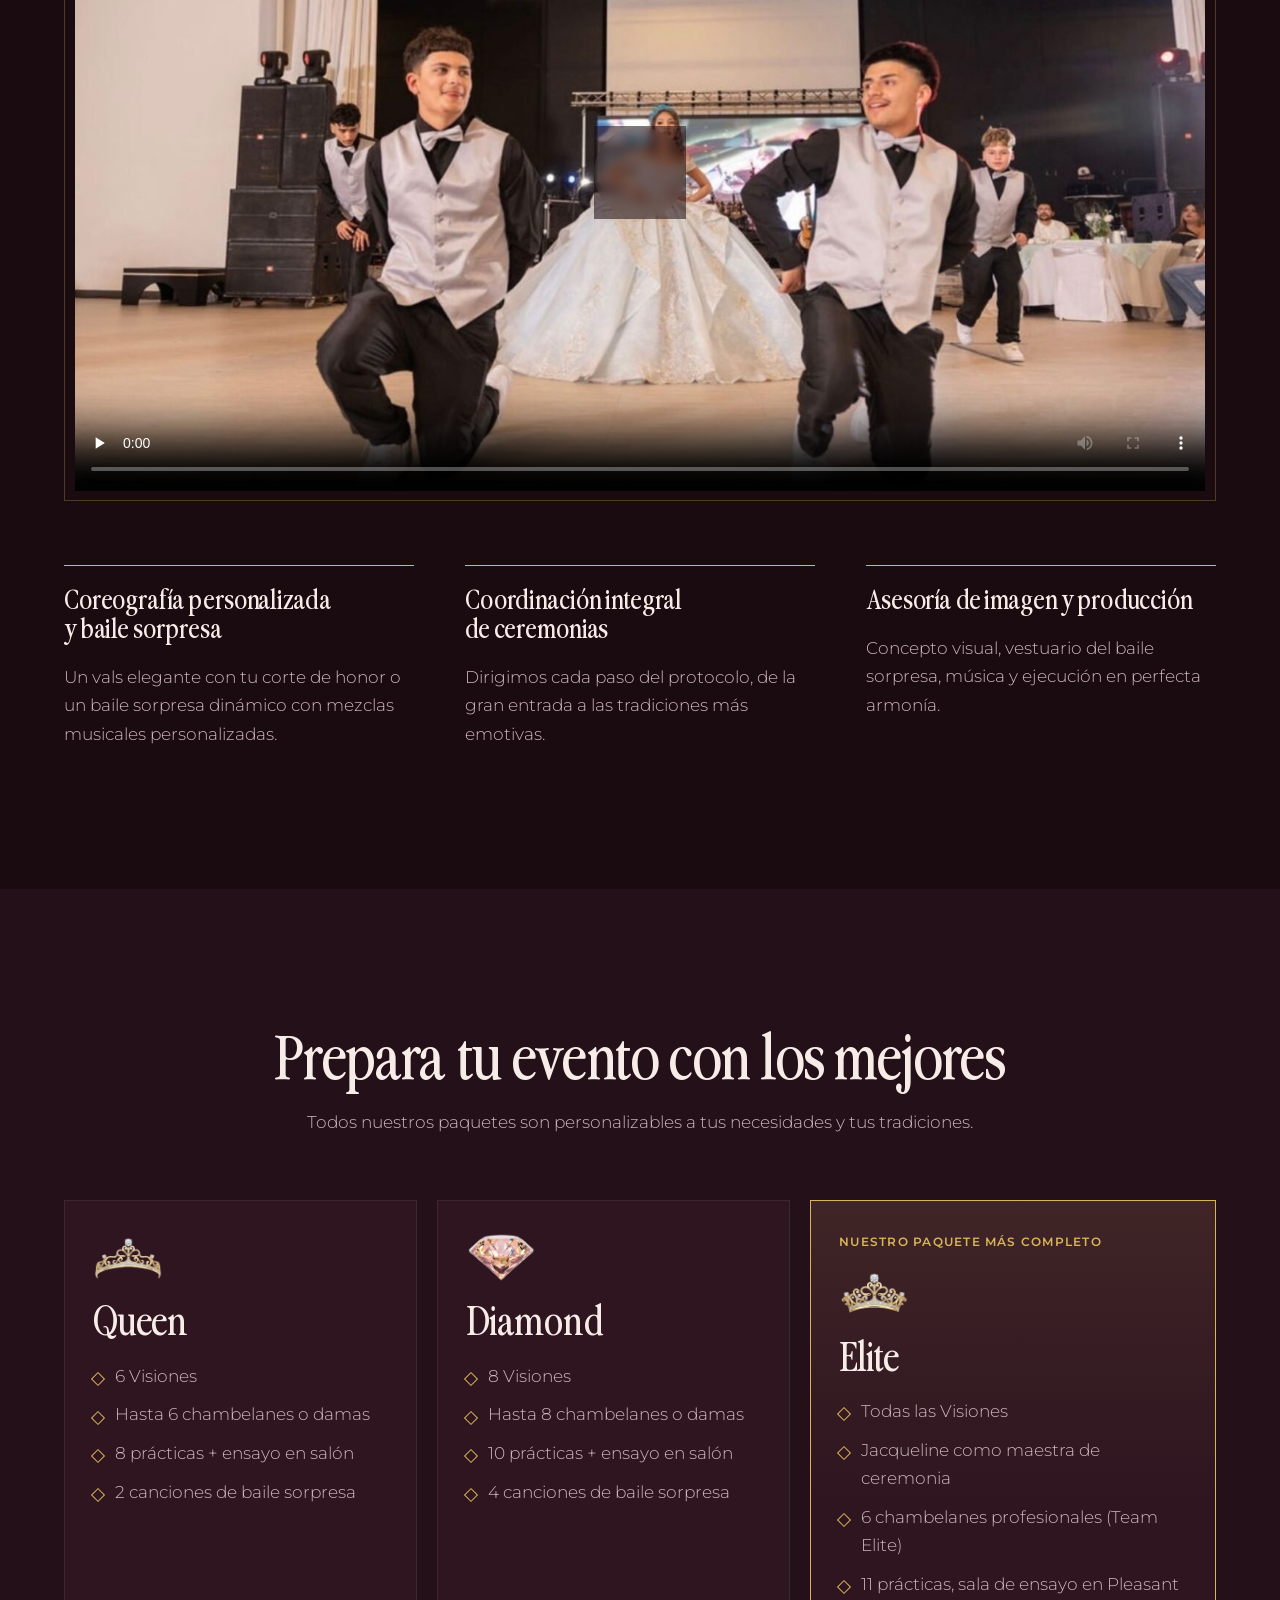
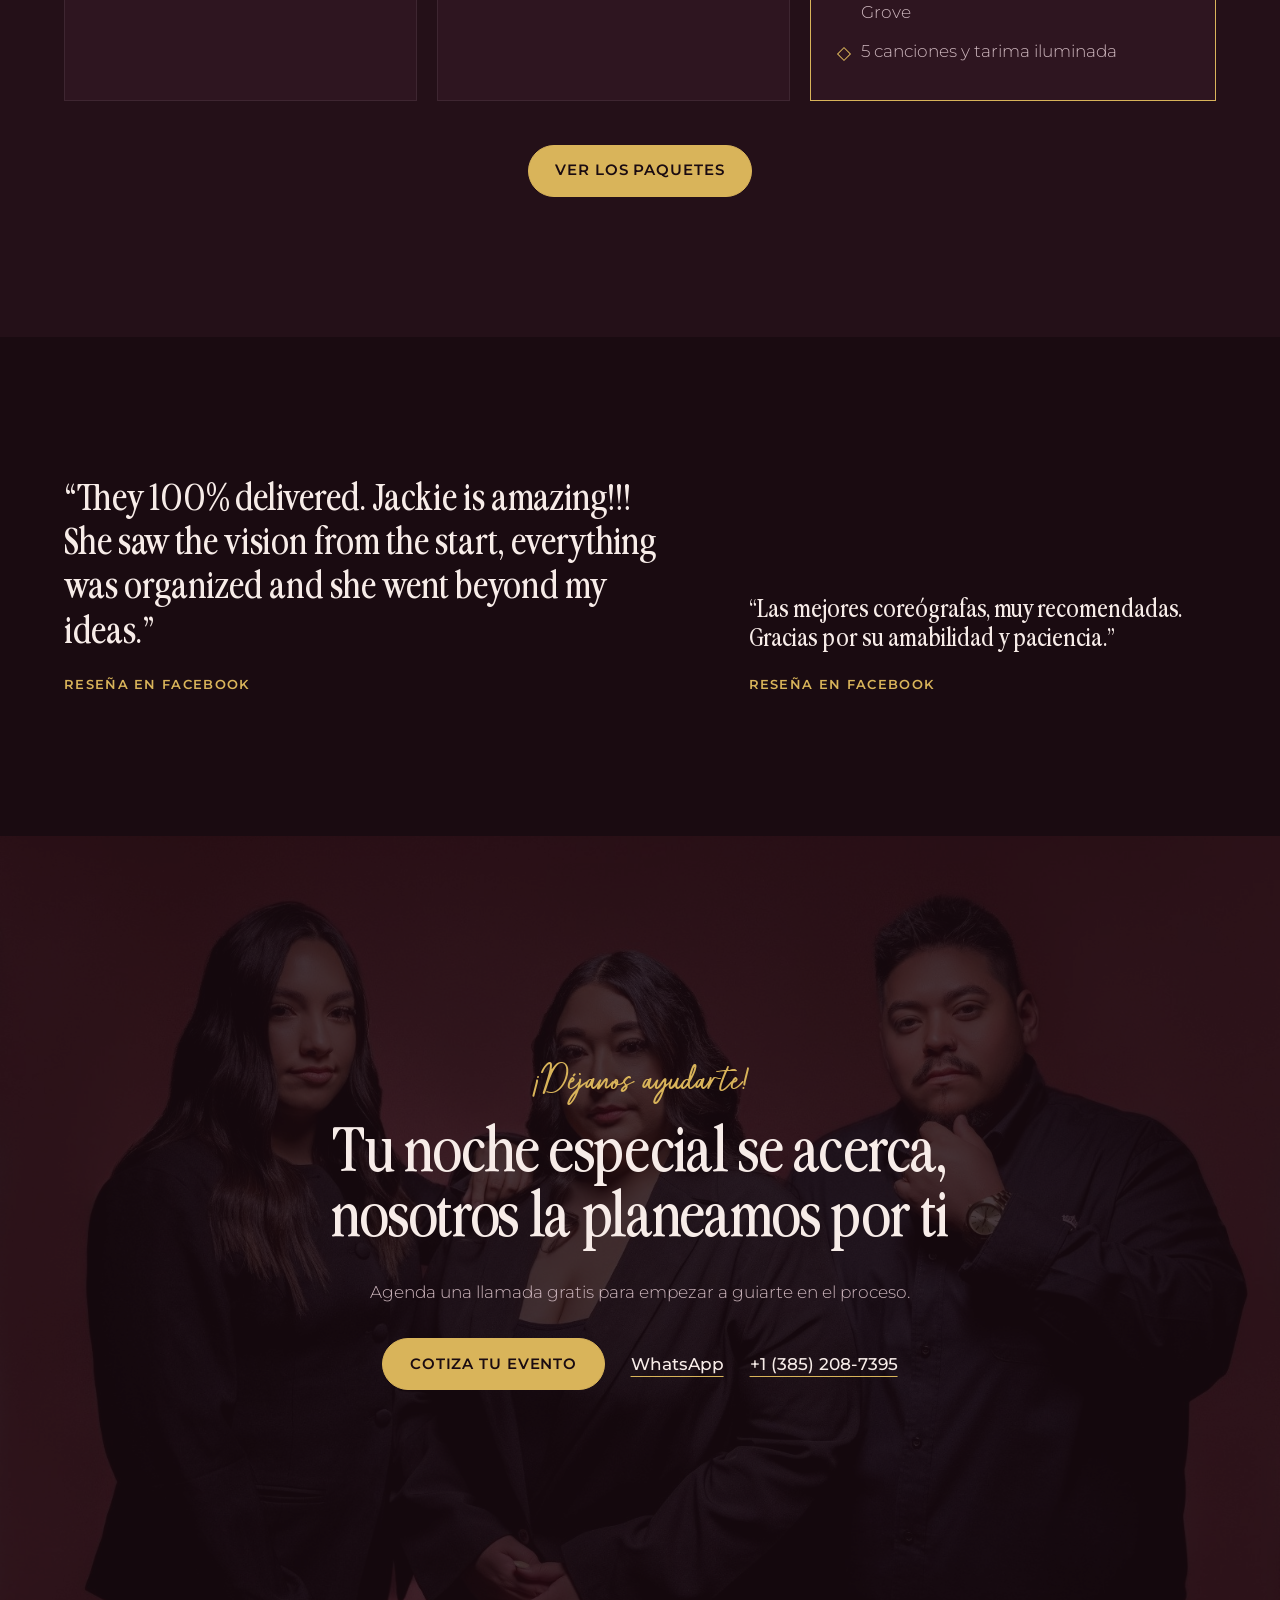
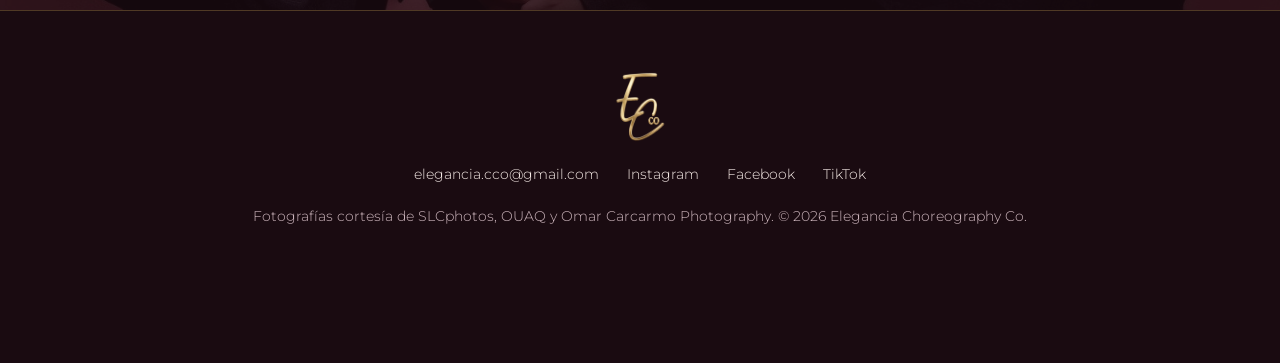
<file: preview/d/index.html>
<!doctype html>
<html lang="es">
<head><meta name="robots" content="noindex,nofollow">
<meta charset="utf-8">
<meta name="viewport" content="width=device-width, initial-scale=1, viewport-fit=cover">
<title>Opción D · Noche de gala | Elegancia Choreography Co</title>
<meta name="description" content="Coreografía y coordinación de quinceañeras en Utah. Diseñamos cada vals, ceremonia y baile sorpresa con emoción, estilo y elegancia.">
<meta name="theme-color" content="#1a0b11">
<link rel="preconnect" href="https://fonts.googleapis.com"><link rel="preconnect" href="https://fonts.gstatic.com" crossorigin>
<link href="https://fonts.googleapis.com/css2?family=Montserrat:wght@300;400;500;600&display=swap" rel="stylesheet">
<link rel="preload" as="image" href="../../wp-content/uploads/2026/03/IMG_0070-scaled.jpeg">
<link rel="stylesheet" href="../../preview/d/styles.css">
<script>document.documentElement.classList.add("js")</script>
</head>
<body>

<header class="bar">
  <nav class="bar-in" aria-label="Principal">
    <a class="bar-logo" href="/" aria-label="Elegancia Choreography Co, inicio"><img src="../../wp-content/uploads/2026/01/Diseno-sin-titulo-6-768x326.png" alt="Elegancia Choreography Co" width="768" height="326"></a>
    <ul class="bar-links">
      <li><a href="/quienes-somos/">Nosotros</a></li>
      <li><a href="/servicios/">Servicios</a></li>
      <li><a href="#paquetes">Paquetes</a></li>
      <li><a href="/renta-de-chambelanes/">Chambelanes</a></li>
      <li><a href="/preguntas-frecuentes/">FAQ</a></li>
    </ul>
    <div class="bar-actions">
      <a class="bar-lang" href="/en/" lang="en">EN</a>
      <a class="btn btn-gold btn-sm" href="/paquetes/#contacto">Cotiza tu evento</a>
    <details class="mmenu "><summary aria-label="Menú">Menú</summary><ul>
      <li><a href="/">Inicio</a></li><li><a href="/quienes-somos/">¿Quiénes somos?</a></li><li><a href="/servicios/">Servicios</a></li>
      <li><a href="/renta-de-chambelanes/">Renta de chambelanes</a></li><li><a href="/paquetes/">Paquetes</a></li><li><a href="/links/">Links</a></li>
      <li><a href="/preguntas-frecuentes/">FAQ</a></li><li><a href="/en/" lang="en">English</a></li></ul></details>
    </div>
  </nav>
</header>

<main>
  <section class="stage">
    <div class="curtain"><img src="../../wp-content/uploads/2026/03/IMG_0070-scaled.jpeg" alt="Quinceañera con vestido blanco en una escalinata de mármol" width="1707" height="2560" fetchpriority="high"></div>
    <div class="stage-text">
      <p class="script write">Believe in Yourself</p>
      <h1><span class="line">Hacemos tu visión</span> <span class="line">una realidad</span></h1>
      <p class="stage-sub">Coreografía, coordinación de ceremonia y chambelanes para quinceañeras en Utah.</p>
      <div class="stage-actions">
        <a class="btn btn-gold" href="/paquetes/#contacto">Cotiza tu evento</a>
        <a class="link" href="#video">Ver nuestro trabajo</a>
      </div>
    </div>
  </section>

  <div class="visiones" aria-label="Visiones que coreografiamos">
    <div class="visiones-track">
      <span>Entrada espectacular</span><span>Vals principal</span><span>Coronación y brindis</span><span>Baile sorpresa</span><span>Baile con papá y mamá</span><span>Pasando la corona</span><span>Presentación de silueta</span>
      <span aria-hidden="true">Entrada espectacular</span><span aria-hidden="true">Vals principal</span><span aria-hidden="true">Coronación y brindis</span><span aria-hidden="true">Baile sorpresa</span><span aria-hidden="true">Baile con papá y mamá</span><span aria-hidden="true">Pasando la corona</span><span aria-hidden="true">Presentación de silueta</span>
    </div>
  </div>

  <section class="letter">
    <figure class="letter-photo reveal"><img src="../../wp-content/uploads/2026/04/elegancia-pagina-683x1024.jpg" alt="Jacqueline Carrillo sosteniendo una corona" width="683" height="1024" loading="lazy"></figure>
    <div class="letter-text">
      <p class="script reveal">Hello Queens!</p>
      <h2 class="reveal">Cada reina merece una ceremonia perfecta</h2>
      <p class="reveal">Mi nombre es Jacqueline Carrillo, fundadora y coreógrafa de Elegancia Choreography Co. Mi camino comenzó cuando coreografié la Quinceañera de mi mejor amiga, y esa experiencia despertó una pasión que duraría toda la vida.</p>
      <p class="reveal">Han pasado más de 14 años y he tenido el honor de ser parte de cientos de Quinceañeras. Nuestra atención al detalle, paciencia con bailarines primerizos y compromiso con la excelencia nos han convertido en un nombre de confianza.</p>
      <p class="sign reveal"><span>Con cariño,</span><span class="script">Jacqueline Carrillo</span></p>
      <a class="link reveal" href="/quienes-somos/">Conócenos</a>
    </div>
  </section>

  <section class="numbers">
    <p class="reveal"><span class="n">14</span> años en la pista</p>
    <p class="reveal"><span class="n">120</span> eventos</p>
    <p class="reveal"><span class="n">8-10</span> semanas de ensayo contigo</p>
  </section>

  <section class="playbill">
    <h2 class="reveal">Nuestras reinas</h2>
    <div class="playbill-strip" tabindex="0" aria-label="Eventos recientes">
      <figure class="poster"><img src="../../wp-content/uploads/2025/12/IMG_9378.jpg" alt="Naye con su corte de honor" loading="lazy"><figcaption><span class="script">Naye</span>10 de julio de 2025</figcaption></figure>
      <figure class="poster"><img src="../../wp-content/uploads/2025/12/IMG_9379.jpg" alt="Daisy con su corte de honor" loading="lazy"><figcaption><span class="script">Daisy</span>24 de junio de 2025</figcaption></figure>
      <figure class="poster"><img src="../../wp-content/uploads/2025/12/IMG_4910-scaled.jpeg" alt="Aryanna con su corte de honor" loading="lazy"><figcaption><span class="script">Aryanna</span>7 de septiembre de 2025</figcaption></figure>
      <figure class="poster"><img src="../../wp-content/uploads/2025/12/IMG_4166-scaled.jpeg" alt="Melanie con sus damas" loading="lazy"><figcaption><span class="script">Melanie</span>2021</figcaption></figure>
      <figure class="poster"><img src="../../wp-content/uploads/2025/12/IMG_0324-scaled.jpeg" alt="Baylee con sus chambelanes" loading="lazy"><figcaption><span class="script">Baylee</span>2022</figcaption></figure>
      <figure class="poster"><img src="../../wp-content/uploads/2025/11/IMG_2912-1.jpeg" alt="Yarissa con su corte de honor" loading="lazy"><figcaption><span class="script">Yarissa</span>2019</figcaption></figure>
    </div>
  </section>

  <section class="video" id="video">
    <div class="video-frame reveal">
      <video preload="none" playsinline controls poster="../../wp-content/uploads/2026/04/elegancia-pagina-1-1536x1024.jpg" aria-label="Video de Elegancia Choreography Co">
        <source src="../../wp-content/uploads/2025/11/promo-720.mp4" type="video/mp4">
      </video>
      <button class="play" type="button" aria-label="Reproducir video"><svg viewBox="0 0 24 24" aria-hidden="true"><path d="M8 5.5v13l11-6.5z"/></svg></button>
    </div>
    <div class="services">
      <article class="reveal"><h3>Coreografía personalizada y baile sorpresa</h3><p>Un vals elegante con tu corte de honor o un baile sorpresa dinámico con mezclas musicales personalizadas.</p></article>
      <article class="reveal"><h3>Coordinación integral de ceremonias</h3><p>Dirigimos cada paso del protocolo, de la gran entrada a las tradiciones más emotivas.</p></article>
      <article class="reveal"><h3>Asesoría de imagen y producción</h3><p>Concepto visual, vestuario del baile sorpresa, música y ejecución en perfecta armonía.</p></article>
    </div>
  </section>

  <section class="tiers" id="paquetes">
    <h2 class="reveal">Prepara tu evento con los mejores</h2>
    <p class="tiers-sub reveal">Todos nuestros paquetes son personalizables a tus necesidades y tus tradiciones.</p>
    <div class="tier-grid">
      <article class="tier reveal">
        <img class="tier-art" src="../../wp-content/uploads/2026/05/queen-300x232.png" alt="" width="300" height="232" loading="lazy">
        <h3>Queen</h3>
        <ul><li>6 Visiones</li><li>Hasta 6 chambelanes o damas</li><li>8 prácticas + ensayo en salón</li><li>2 canciones de baile sorpresa</li></ul>
      </article>
      <article class="tier reveal">
        <img class="tier-art" src="../../wp-content/uploads/2026/05/diamond-300x232.png" alt="" width="300" height="232" loading="lazy">
        <h3>Diamond</h3>
        <ul><li>8 Visiones</li><li>Hasta 8 chambelanes o damas</li><li>10 prácticas + ensayo en salón</li><li>4 canciones de baile sorpresa</li></ul>
      </article>
      <article class="tier tier-elite reveal">
        <p class="tier-flag">Nuestro paquete más completo</p>
        <img class="tier-art" src="../../wp-content/uploads/2026/05/elite-crown-300x232.png" alt="" width="300" height="232" loading="lazy">
        <h3>Elite</h3>
        <ul><li>Todas las Visiones</li><li>Jacqueline como maestra de ceremonia</li><li>6 chambelanes profesionales (Team Elite)</li><li>11 prácticas, sala de ensayo en Pleasant Grove</li><li>5 canciones y tarima iluminada</li></ul>
      </article>
    </div>
    <a class="btn btn-gold reveal" href="/paquetes/">Ver los paquetes</a>
  </section>

  <section class="voices">
    <figure class="reveal">
      <blockquote>“They 100% delivered. Jackie is amazing!!! She saw the vision from the start, everything was organized and she went beyond my ideas.”</blockquote>
      <figcaption>Reseña en Facebook</figcaption>
    </figure>
    <figure class="reveal">
      <blockquote>“Las mejores coreógrafas, muy recomendadas. Gracias por su amabilidad y paciencia.”</blockquote>
      <figcaption>Reseña en Facebook</figcaption>
    </figure>
  </section>

  <section class="finale">
    <img src="../../wp-content/uploads/2026/04/horiztontal-1.jpg" alt="" loading="lazy">
    <div class="finale-text">
      <p class="script reveal">¡Déjanos ayudarte!</p>
      <h2 class="reveal">Tu noche especial se acerca, nosotros la planeamos por ti</h2>
      <p class="reveal">Agenda una llamada gratis para empezar a guiarte en el proceso.</p>
      <div class="finale-actions reveal">
        <a class="btn btn-gold" href="/paquetes/#contacto">Cotiza tu evento</a>
        <a class="link" href="https://wa.me/13852087395" target="_blank" rel="noopener">WhatsApp</a>
        <a class="link" href="tel:+13852087395">+1 (385) 208-7395</a>
      </div>
    </div>
  </section>
</main>

<footer class="foot">
  <img src="../../wp-content/uploads/2026/05/ECCO-gold-300x300.png" alt="" width="300" height="300" loading="lazy">
  <ul>
    <li><a href="mailto:elegancia.cco@gmail.com">elegancia.cco@gmail.com</a></li>
    <li><a href="https://www.instagram.com/elegancia_choreography_co/" target="_blank" rel="noopener">Instagram</a></li>
    <li><a href="https://www.facebook.com/profile.php?id=61550589223831" target="_blank" rel="noopener">Facebook</a></li>
    <li><a href="https://www.tiktok.com/@elegancia.choreo.co" target="_blank" rel="noopener">TikTok</a></li>
  </ul>
  <p>Fotografías cortesía de SLCphotos, OUAQ y Omar Carcarmo Photography. © 2026 Elegancia Choreography Co.</p>
</footer>

<script src="../../preview/d/main.js" defer></script>
<style>/* Preview-only option switcher (never part of a design option). */
.opt-switch {
  position: fixed; left: 50%; bottom: 16px; translate: -50% 0; z-index: 2147483000;
  display: flex; align-items: center; gap: 2px; padding: 4px;
  background: rgb(28 14 20 / 0.88); -webkit-backdrop-filter: blur(10px); backdrop-filter: blur(10px);
  border-radius: 999px; box-shadow: 0 10px 30px -10px rgb(0 0 0 / 0.5);
  font: 500 13px/1 system-ui, -apple-system, "Segoe UI", sans-serif; color: #fff;
}
.opt-switch a {
  display: grid; place-items: center; min-width: 36px; height: 32px; padding: 0 12px;
  border-radius: 999px; color: rgb(255 255 255 / 0.75); text-decoration: none; white-space: nowrap;
}
.opt-switch a:hover { color: #fff; background: rgb(255 255 255 / 0.1); }
.opt-switch a[aria-current="page"] { background: #f9e0e2; color: #5e2638; }
.opt-switch .opt-name { padding: 0 10px 0 12px; color: rgb(255 255 255 / 0.6); }
.em-has-bar .opt-switch, body.opt-has-bar .opt-switch { bottom: 84px; }
@media (max-width: 767px) {
  .opt-switch .opt-name { display: none; }
  .opt-switch a { min-width: 30px; padding: 0 8px; }
}
</style><script>// Preview-only option switcher (never part of a design option).
(() => {
  const OPTIONS = [
    ['current', 'Actual', 'El sitio publicado hoy'],
    ['a', 'A', 'Pulido'],
    ['b', 'B', 'Álbum de XV'],
    ['c', 'C', 'Cotiza primero'],
    ['d', 'D', 'Noche de gala'],
    ['e', 'E', 'Revista'],
    ['f', 'F', 'Invitación'],
    ['g', 'G', 'Baile sorpresa'],
    ['h', 'H', 'Alta costura'],
  ];
  const here = (location.pathname.match(/\/preview\/([a-z]+)/) || [])[1];
  if (here === 'expo') return; // the expo page is not a home option
  const nav = document.createElement('nav');
  nav.className = 'opt-switch';
  nav.setAttribute('aria-label', 'Opciones de diseño');
  const current = OPTIONS.find(([k]) => k === here);
  nav.innerHTML = `<span class="opt-name">${current ? current[2] : ''}</span>` + OPTIONS.map(([k, label, name]) =>
    `<a href="../${k}/" title="${name}"${k === here ? ' aria-current="page"' : ''}>${label}</a>`).join('');
  const add = () => document.body.append(nav);
  document.readyState === 'loading' ? document.addEventListener('DOMContentLoaded', add) : add();
})();
</script></body>
</html>
</file>
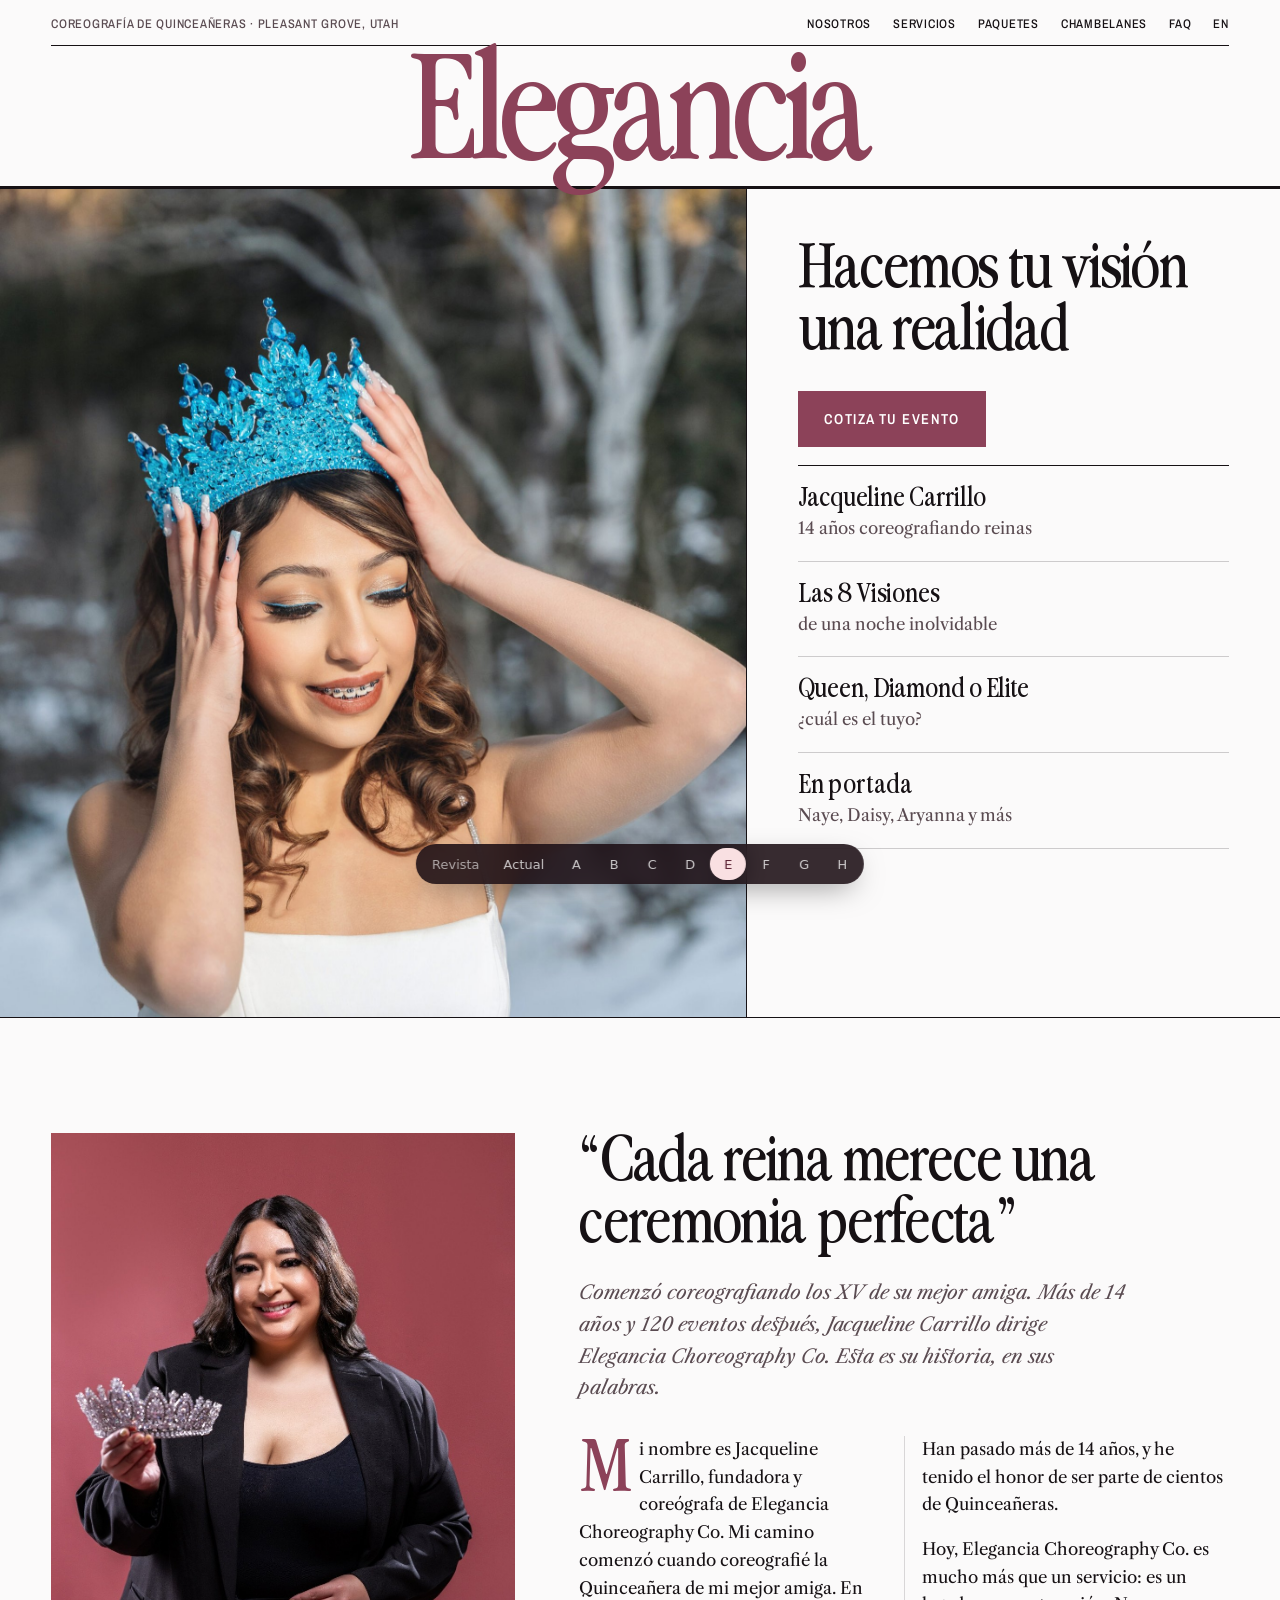
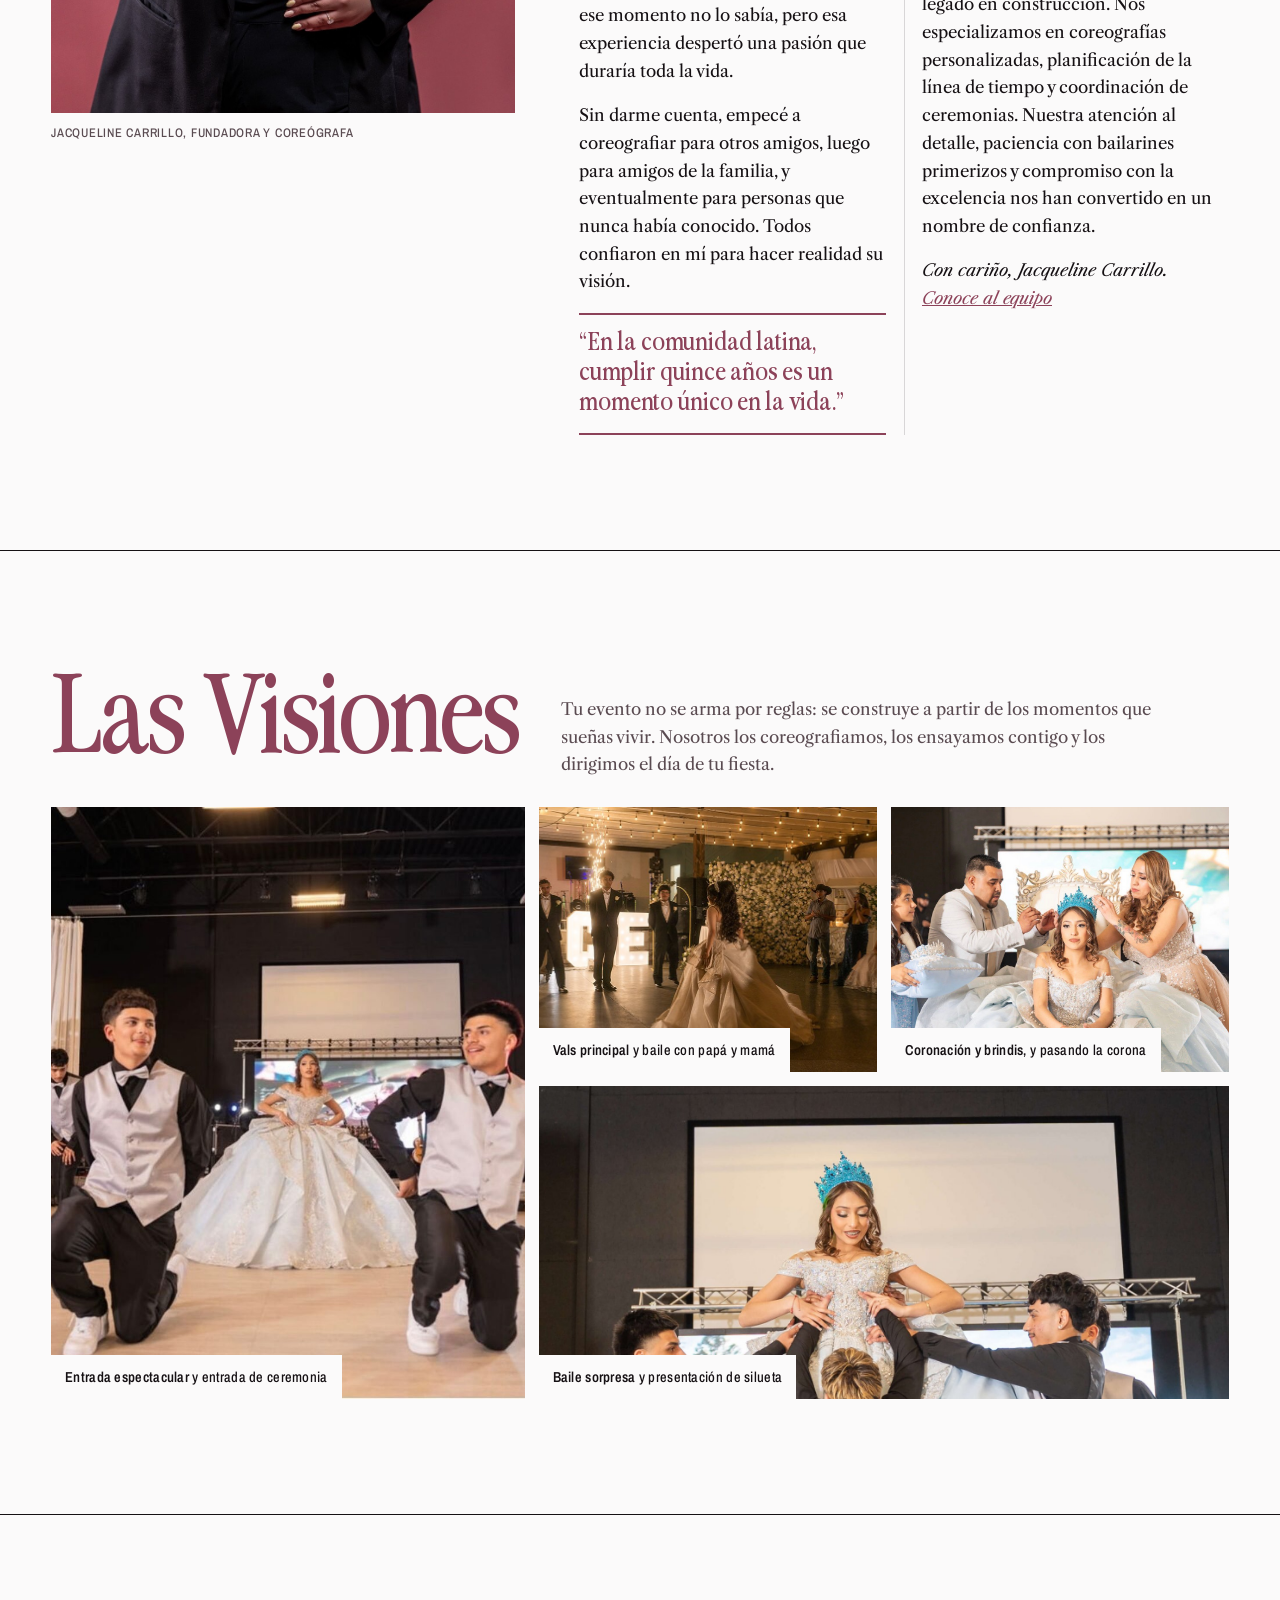
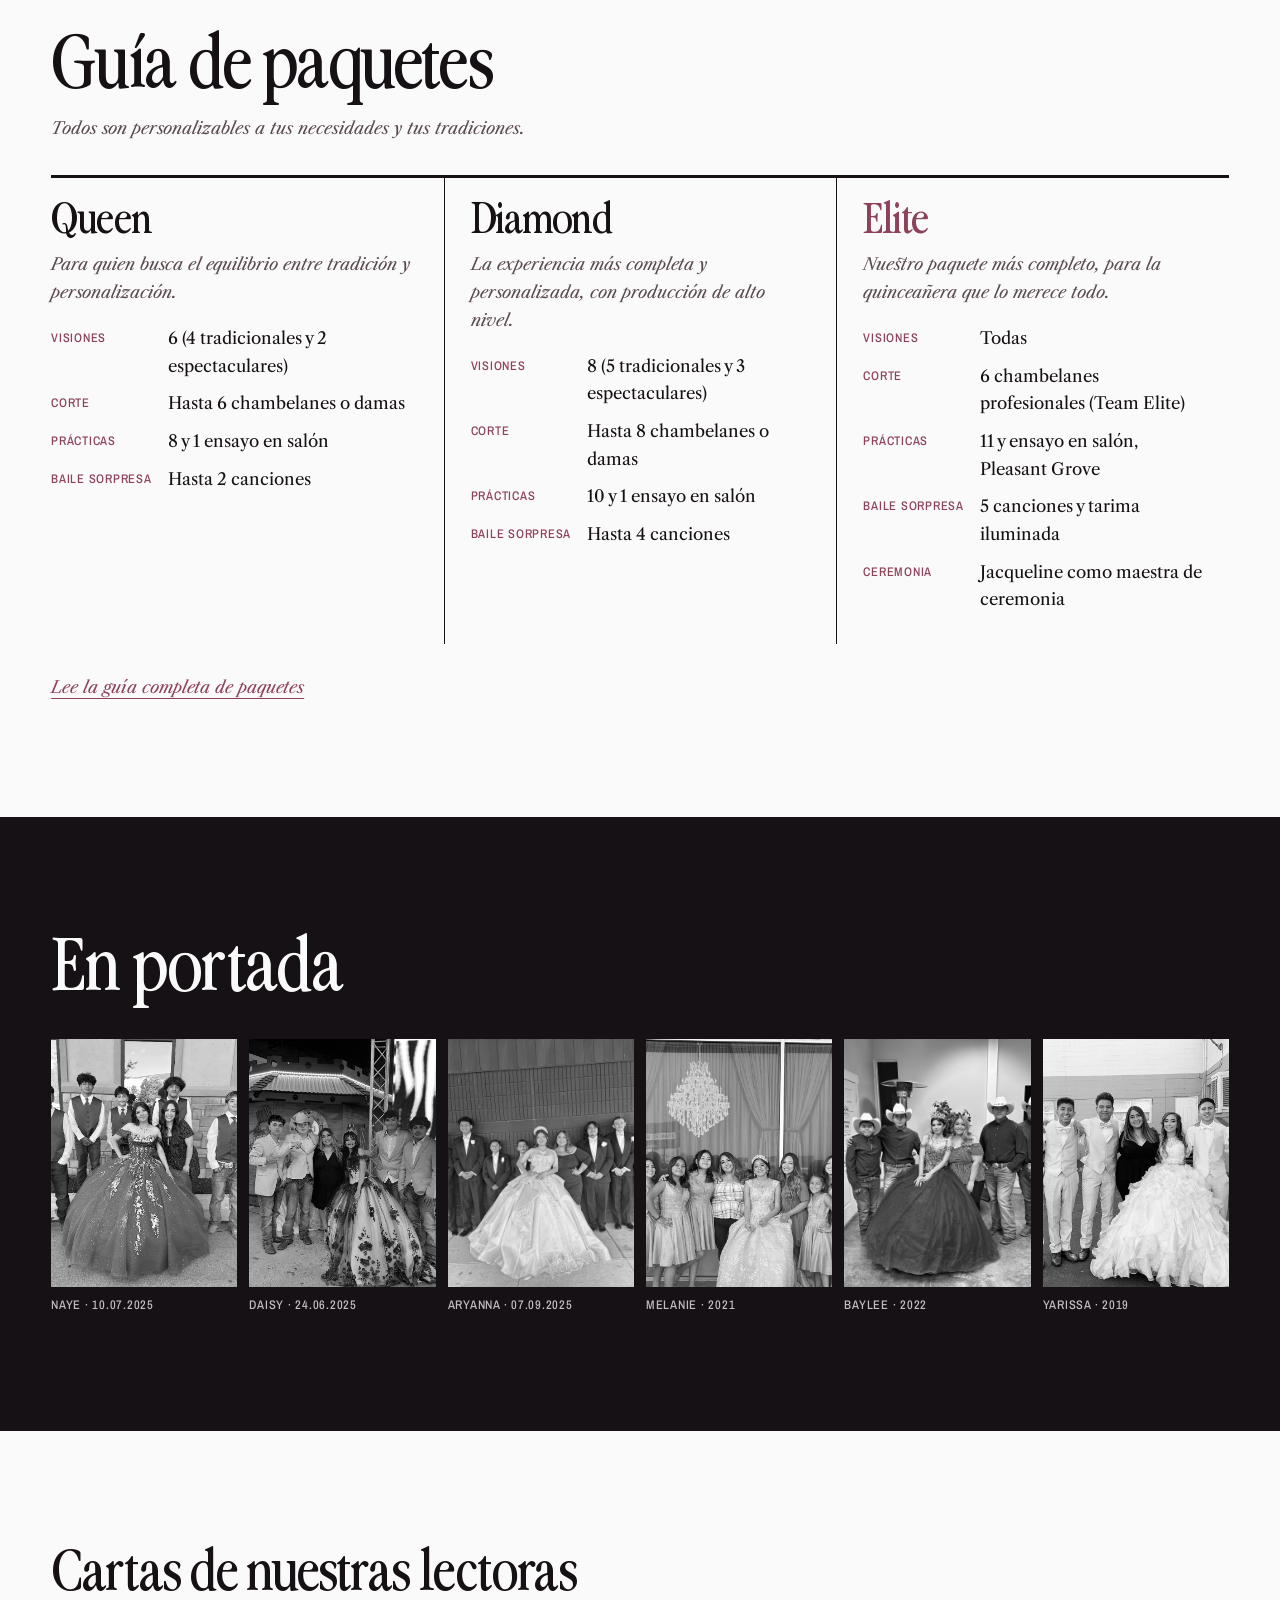
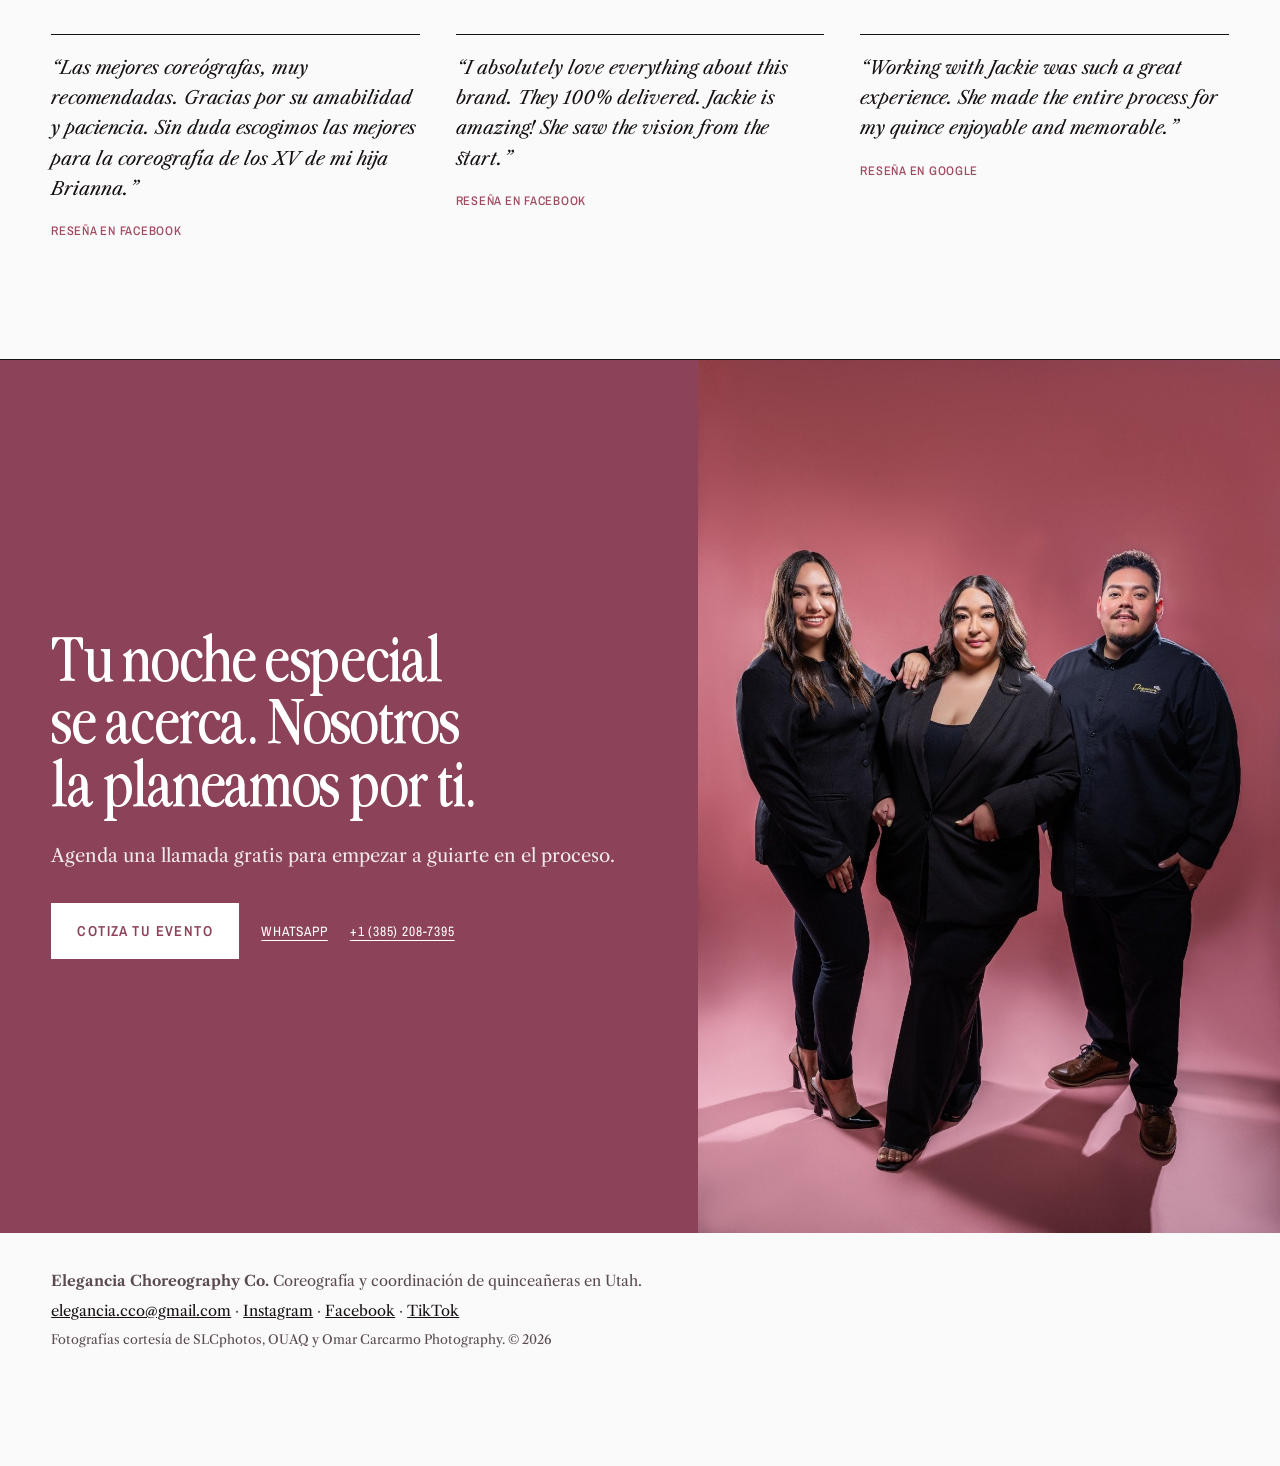
<file: preview/e/index.html>
<!doctype html>
<html lang="es">
<head><meta name="robots" content="noindex,nofollow">
<meta charset="utf-8">
<meta name="viewport" content="width=device-width, initial-scale=1, viewport-fit=cover">
<title>Opción E · Revista | Elegancia Choreography Co</title>
<meta name="description" content="Coreografía y coordinación de quinceañeras en Utah. Diseñamos cada vals, ceremonia y baile sorpresa con emoción, estilo y elegancia.">
<link rel="preconnect" href="https://fonts.googleapis.com"><link rel="preconnect" href="https://fonts.gstatic.com" crossorigin>
<link href="https://fonts.googleapis.com/css2?family=Libre+Caslon+Text:ital,wght@0,400;0,700;1,400&family=Archivo+Narrow:wght@500;600&display=swap" rel="stylesheet">
<link rel="preload" as="image" href="../../wp-content/uploads/2026/03/IMG_0092-scaled.jpeg">
<link rel="stylesheet" href="../../preview/e/styles.css">
<script>document.documentElement.classList.add("js")</script>
</head>
<body>

<header class="nameplate">
  <div class="np-top">
    <span>Coreografía de quinceañeras · Pleasant Grove, Utah</span>
    <nav class="np-nav" aria-label="Principal">
      <a href="/quienes-somos/">Nosotros</a><a href="/servicios/">Servicios</a><a href="#guia">Paquetes</a><a href="/renta-de-chambelanes/">Chambelanes</a><a href="/preguntas-frecuentes/">FAQ</a><a href="/en/" lang="en">EN</a>
    </nav>
    <details class="mmenu"><summary>Menú</summary><ul>
      <li><a href="/">Inicio</a></li><li><a href="/quienes-somos/">¿Quiénes somos?</a></li><li><a href="/servicios/">Servicios</a></li><li><a href="/renta-de-chambelanes/">Renta de chambelanes</a></li><li><a href="/paquetes/">Paquetes</a></li><li><a href="/links/">Links</a></li><li><a href="/preguntas-frecuentes/">FAQ</a></li><li><a href="/en/" lang="en">English</a></li></ul></details>
  </div>
  <a class="np-title" href="/" aria-label="Elegancia Choreography Co, inicio">Elegancia</a>
</header>

<main>
  <section class="cover">
    <figure class="cover-photo">
      <img src="../../wp-content/uploads/2026/03/IMG_0092-scaled.jpeg" alt="Quinceañera con corona de cristal azul, sonriendo" width="1707" height="2560" fetchpriority="high">
    </figure>
    <div class="cover-lines">
      <h1>Hacemos tu visión una realidad</h1>
      <a class="cover-cta" href="/paquetes/#contacto">Cotiza tu evento</a>
      <a class="line" href="#entrevista"><b>Jacqueline Carrillo</b>14 años coreografiando reinas</a>
      <a class="line" href="#visiones"><b>Las 8 Visiones</b>de una noche inolvidable</a>
      <a class="line" href="#guia"><b>Queen, Diamond o Elite</b>¿cuál es el tuyo?</a>
      <a class="line" href="#reinas"><b>En portada</b>Naye, Daisy, Aryanna y más</a>
    </div>
  </section>

  <section class="feature" id="entrevista">
    <div class="feature-photo reveal">
      <img src="../../wp-content/uploads/2026/04/JACKY-ROSA-CORONA.jpg" alt="Jacqueline Carrillo sosteniendo una corona frente a un fondo rosa" loading="lazy">
      <p class="credit">Jacqueline Carrillo, fundadora y coreógrafa</p>
    </div>
    <div class="feature-text">
      <h2 class="reveal">“Cada reina merece una ceremonia perfecta”</h2>
      <p class="dek reveal">Comenzó coreografiando los XV de su mejor amiga. Más de 14 años y 120 eventos después, Jacqueline Carrillo dirige Elegancia Choreography Co. Esta es su historia, en sus palabras.</p>
      <div class="columns reveal">
        <p><span class="drop">M</span>i nombre es Jacqueline Carrillo, fundadora y coreógrafa de Elegancia Choreography Co. Mi camino comenzó cuando coreografié la Quinceañera de mi mejor amiga. En ese momento no lo sabía, pero esa experiencia despertó una pasión que duraría toda la vida.</p>
        <p>Sin darme cuenta, empecé a coreografiar para otros amigos, luego para amigos de la familia, y eventualmente para personas que nunca había conocido. Todos confiaron en mí para hacer realidad su visión.</p>
        <blockquote class="pull">“En la comunidad latina, cumplir quince años es un momento único en la vida.”</blockquote>
        <p>Han pasado más de 14 años, y he tenido el honor de ser parte de cientos de Quinceañeras.</p>
        <p>Hoy, Elegancia Choreography Co. es mucho más que un servicio: es un legado en construcción. Nos especializamos en coreografías personalizadas, planificación de la línea de tiempo y coordinación de ceremonias. Nuestra atención al detalle, paciencia con bailarines primerizos y compromiso con la excelencia nos han convertido en un nombre de confianza.</p>
        <p class="sig">Con cariño, Jacqueline Carrillo. <a href="/quienes-somos/">Conoce al equipo</a></p>
      </div>
    </div>
  </section>

  <section class="spread" id="visiones">
    <div class="spread-head">
      <h2 class="reveal">Las Visiones</h2>
      <p class="reveal">Tu evento no se arma por reglas: se construye a partir de los momentos que sueñas vivir. Nosotros los coreografiamos, los ensayamos contigo y los dirigimos el día de tu fiesta.</p>
    </div>
    <div class="spread-grid">
      <figure class="tile t1 reveal"><img src="../../wp-content/uploads/2026/04/elegancia-pagina-1-1536x1024.jpg" alt="Chambelanes arrodillados frente a la quinceañera" loading="lazy"><figcaption><b>Entrada espectacular</b> y entrada de ceremonia</figcaption></figure>
      <figure class="tile t2 reveal"><img src="../../wp-content/uploads/2026/03/IMG_0062-new.jpg" alt="Quinceañera bailando con su papá" loading="lazy"><figcaption><b>Vals principal</b> y baile con papá y mamá</figcaption></figure>
      <figure class="tile t3 reveal"><img src="../../wp-content/uploads/2026/04/IMG_9325.jpg" alt="Papás coronando a su hija" loading="lazy"><figcaption><b>Coronación y brindis</b>, y pasando la corona</figcaption></figure>
      <figure class="tile t4 reveal"><img src="../../wp-content/uploads/2026/03/IMG_0086-scaled.jpeg" alt="Chambelanes levantando el vestido de la quinceañera en el escenario" loading="lazy"><figcaption><b>Baile sorpresa</b> y presentación de silueta</figcaption></figure>
    </div>
  </section>

  <section class="guide" id="guia">
    <h2 class="reveal">Guía de paquetes</h2>
    <p class="guide-dek reveal">Todos son personalizables a tus necesidades y tus tradiciones.</p>
    <div class="guide-cols">
      <article class="reveal">
        <h3>Queen</h3>
        <p class="for">Para quien busca el equilibrio entre tradición y personalización.</p>
        <dl><dt>Visiones</dt><dd>6 (4 tradicionales y 2 espectaculares)</dd><dt>Corte</dt><dd>Hasta 6 chambelanes o damas</dd><dt>Prácticas</dt><dd>8 y 1 ensayo en salón</dd><dt>Baile sorpresa</dt><dd>Hasta 2 canciones</dd></dl>
      </article>
      <article class="reveal">
        <h3>Diamond</h3>
        <p class="for">La experiencia más completa y personalizada, con producción de alto nivel.</p>
        <dl><dt>Visiones</dt><dd>8 (5 tradicionales y 3 espectaculares)</dd><dt>Corte</dt><dd>Hasta 8 chambelanes o damas</dd><dt>Prácticas</dt><dd>10 y 1 ensayo en salón</dd><dt>Baile sorpresa</dt><dd>Hasta 4 canciones</dd></dl>
      </article>
      <article class="elite reveal">
        <h3>Elite</h3>
        <p class="for">Nuestro paquete más completo, para la quinceañera que lo merece todo.</p>
        <dl><dt>Visiones</dt><dd>Todas</dd><dt>Corte</dt><dd>6 chambelanes profesionales (Team Elite)</dd><dt>Prácticas</dt><dd>11 y ensayo en salón, Pleasant Grove</dd><dt>Baile sorpresa</dt><dd>5 canciones y tarima iluminada</dd><dt>Ceremonia</dt><dd>Jacqueline como maestra de ceremonia</dd></dl>
      </article>
    </div>
    <a class="cta-line reveal" href="/paquetes/">Lee la guía completa de paquetes</a>
  </section>

  <section class="contact-sheet" id="reinas">
    <h2 class="reveal">En portada</h2>
    <div class="sheet">
      <figure class="reveal"><img src="../../wp-content/uploads/2025/12/IMG_9378.jpg" alt="Naye con su corte de honor" loading="lazy"><figcaption>Naye · 10.07.2025</figcaption></figure>
      <figure class="reveal"><img src="../../wp-content/uploads/2025/12/IMG_9379.jpg" alt="Daisy con su corte de honor" loading="lazy"><figcaption>Daisy · 24.06.2025</figcaption></figure>
      <figure class="reveal"><img src="../../wp-content/uploads/2025/12/IMG_4910-scaled.jpeg" alt="Aryanna con su corte de honor" loading="lazy"><figcaption>Aryanna · 07.09.2025</figcaption></figure>
      <figure class="reveal"><img src="../../wp-content/uploads/2025/12/IMG_4166-scaled.jpeg" alt="Melanie con sus damas" loading="lazy"><figcaption>Melanie · 2021</figcaption></figure>
      <figure class="reveal"><img src="../../wp-content/uploads/2025/12/IMG_0324-scaled.jpeg" alt="Baylee con sus chambelanes" loading="lazy"><figcaption>Baylee · 2022</figcaption></figure>
      <figure class="reveal"><img src="../../wp-content/uploads/2025/11/IMG_2912-1.jpeg" alt="Yarissa con su corte de honor" loading="lazy"><figcaption>Yarissa · 2019</figcaption></figure>
    </div>
  </section>

  <section class="letters">
    <h2 class="reveal">Cartas de nuestras lectoras</h2>
    <div class="letters-cols">
      <blockquote class="reveal"><p>“Las mejores coreógrafas, muy recomendadas. Gracias por su amabilidad y paciencia. Sin duda escogimos las mejores para la coreografía de los XV de mi hija Brianna.”</p><cite>Reseña en Facebook</cite></blockquote>
      <blockquote class="reveal"><p>“I absolutely love everything about this brand. They 100% delivered. Jackie is amazing! She saw the vision from the start.”</p><cite>Reseña en Facebook</cite></blockquote>
      <blockquote class="reveal"><p>“Working with Jackie was such a great experience. She made the entire process for my quince enjoyable and memorable.”</p><cite>Reseña en Google</cite></blockquote>
    </div>
  </section>

  <section class="back">
    <div class="back-text">
      <h2 class="reveal">Tu noche especial se acerca. Nosotros la planeamos por ti.</h2>
      <p class="reveal">Agenda una llamada gratis para empezar a guiarte en el proceso.</p>
      <div class="back-actions reveal">
        <a class="btn" href="/paquetes/#contacto">Cotiza tu evento</a>
        <a class="txt" href="https://wa.me/13852087395" target="_blank" rel="noopener">WhatsApp</a>
        <a class="txt" href="tel:+13852087395">+1 (385) 208-7395</a>
      </div>
    </div>
    <img class="back-photo" src="../../wp-content/uploads/2026/04/TEAM-ROSA.jpg" alt="El equipo de Elegancia Choreography Co" loading="lazy">
  </section>
</main>

<footer class="colophon">
  <p><b>Elegancia Choreography Co.</b> Coreografía y coordinación de quinceañeras en Utah.</p>
  <p><a href="mailto:elegancia.cco@gmail.com">elegancia.cco@gmail.com</a> · <a href="https://www.instagram.com/elegancia_choreography_co/" target="_blank" rel="noopener">Instagram</a> · <a href="https://www.facebook.com/profile.php?id=61550589223831" target="_blank" rel="noopener">Facebook</a> · <a href="https://www.tiktok.com/@elegancia.choreo.co" target="_blank" rel="noopener">TikTok</a></p>
  <p class="small">Fotografías cortesía de SLCphotos, OUAQ y Omar Carcarmo Photography. © 2026</p>
</footer>

<script src="../../preview/e/main.js" defer></script>
<style>/* Preview-only option switcher (never part of a design option). */
.opt-switch {
  position: fixed; left: 50%; bottom: 16px; translate: -50% 0; z-index: 2147483000;
  display: flex; align-items: center; gap: 2px; padding: 4px;
  background: rgb(28 14 20 / 0.88); -webkit-backdrop-filter: blur(10px); backdrop-filter: blur(10px);
  border-radius: 999px; box-shadow: 0 10px 30px -10px rgb(0 0 0 / 0.5);
  font: 500 13px/1 system-ui, -apple-system, "Segoe UI", sans-serif; color: #fff;
}
.opt-switch a {
  display: grid; place-items: center; min-width: 36px; height: 32px; padding: 0 12px;
  border-radius: 999px; color: rgb(255 255 255 / 0.75); text-decoration: none; white-space: nowrap;
}
.opt-switch a:hover { color: #fff; background: rgb(255 255 255 / 0.1); }
.opt-switch a[aria-current="page"] { background: #f9e0e2; color: #5e2638; }
.opt-switch .opt-name { padding: 0 10px 0 12px; color: rgb(255 255 255 / 0.6); }
.em-has-bar .opt-switch, body.opt-has-bar .opt-switch { bottom: 84px; }
@media (max-width: 767px) {
  .opt-switch .opt-name { display: none; }
  .opt-switch a { min-width: 30px; padding: 0 8px; }
}
</style><script>// Preview-only option switcher (never part of a design option).
(() => {
  const OPTIONS = [
    ['current', 'Actual', 'El sitio publicado hoy'],
    ['a', 'A', 'Pulido'],
    ['b', 'B', 'Álbum de XV'],
    ['c', 'C', 'Cotiza primero'],
    ['d', 'D', 'Noche de gala'],
    ['e', 'E', 'Revista'],
    ['f', 'F', 'Invitación'],
    ['g', 'G', 'Baile sorpresa'],
    ['h', 'H', 'Alta costura'],
  ];
  const here = (location.pathname.match(/\/preview\/([a-z]+)/) || [])[1];
  if (here === 'expo') return; // the expo page is not a home option
  const nav = document.createElement('nav');
  nav.className = 'opt-switch';
  nav.setAttribute('aria-label', 'Opciones de diseño');
  const current = OPTIONS.find(([k]) => k === here);
  nav.innerHTML = `<span class="opt-name">${current ? current[2] : ''}</span>` + OPTIONS.map(([k, label, name]) =>
    `<a href="../${k}/" title="${name}"${k === here ? ' aria-current="page"' : ''}>${label}</a>`).join('');
  const add = () => document.body.append(nav);
  document.readyState === 'loading' ? document.addEventListener('DOMContentLoaded', add) : add();
})();
</script></body>
</html>
</file>
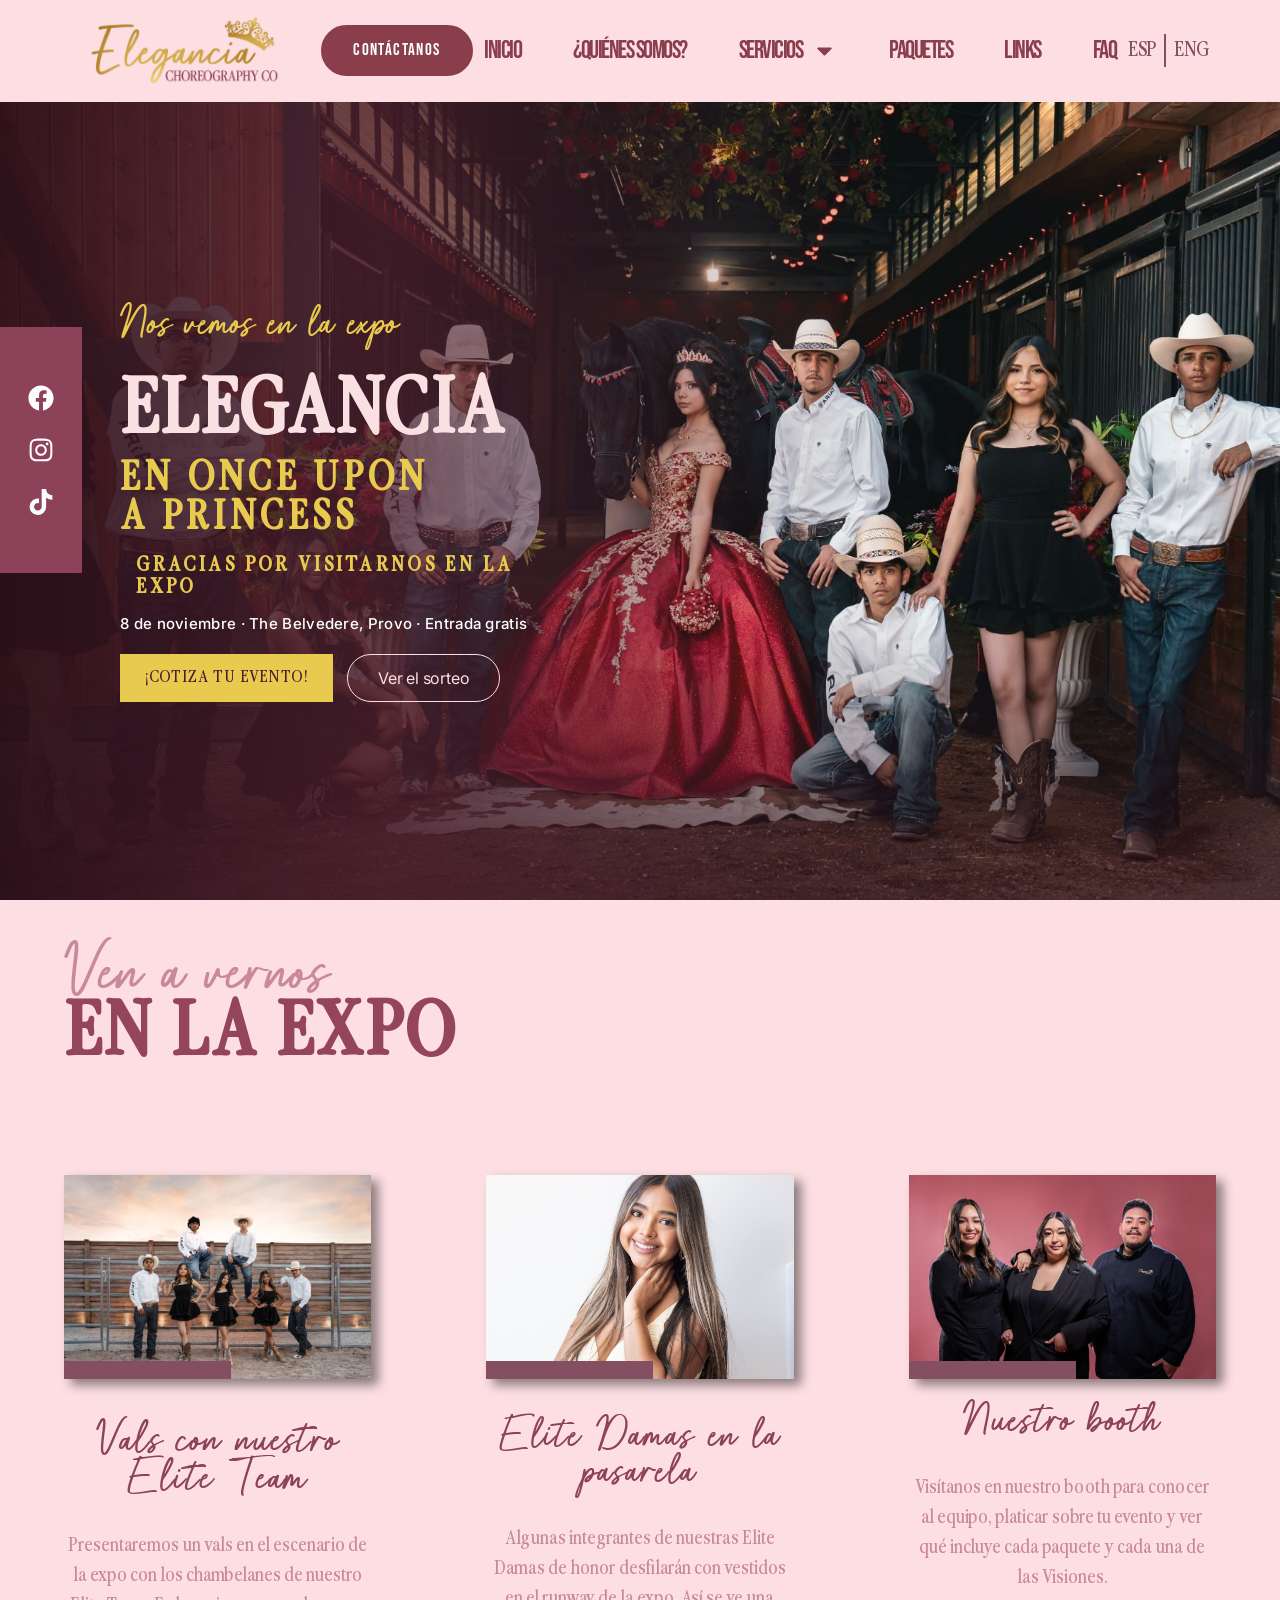
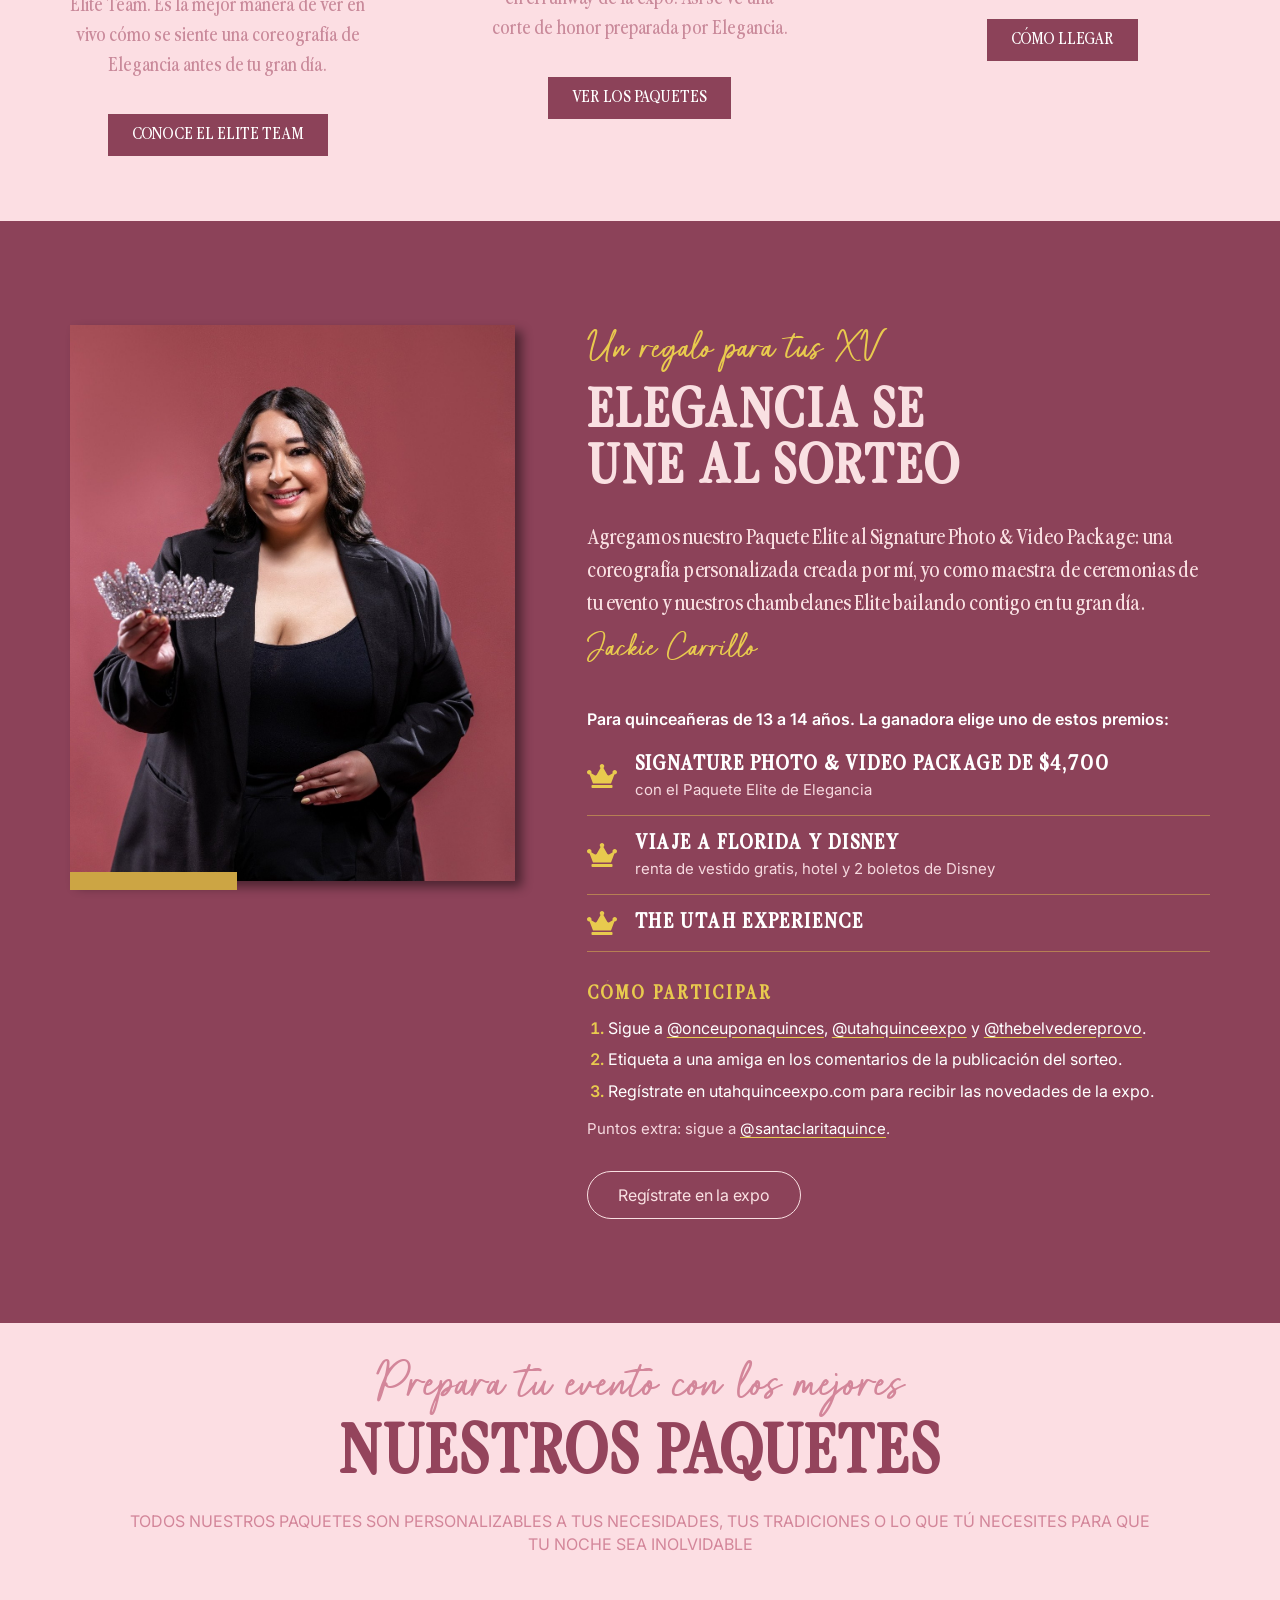
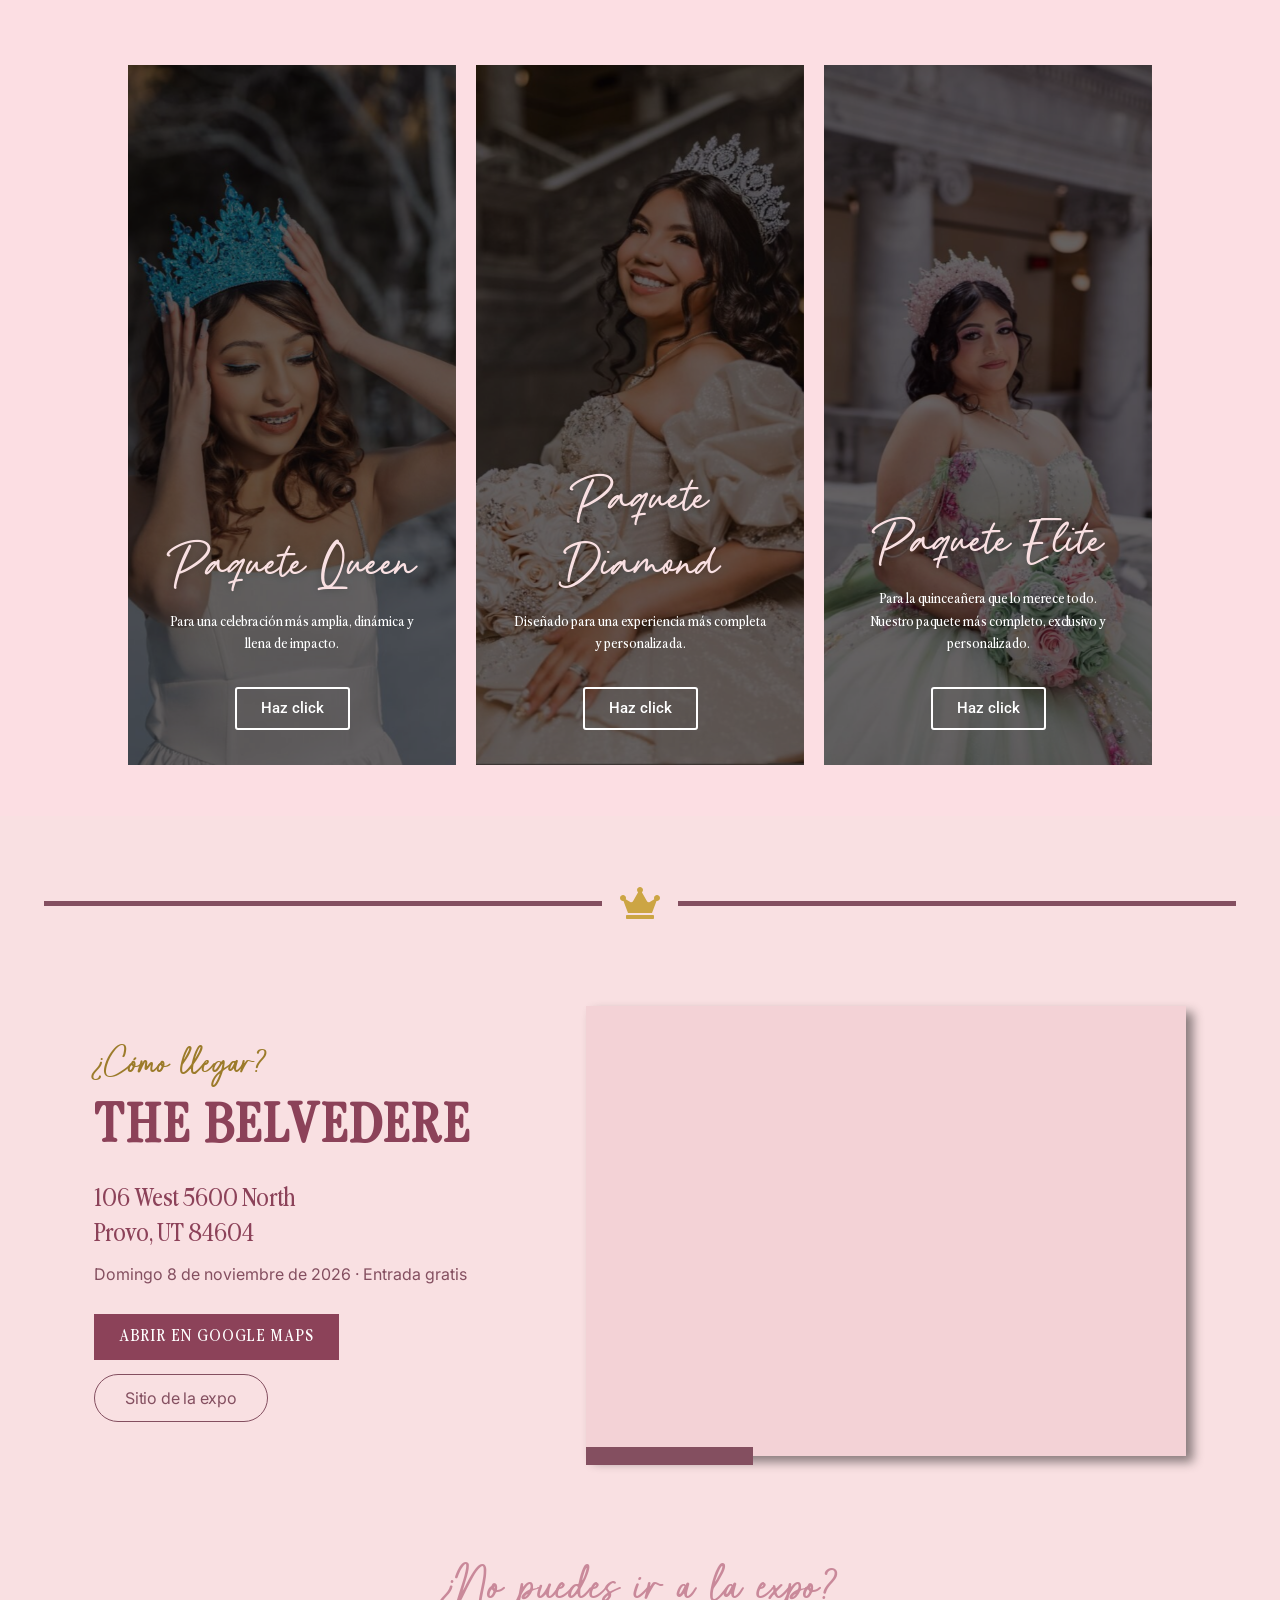
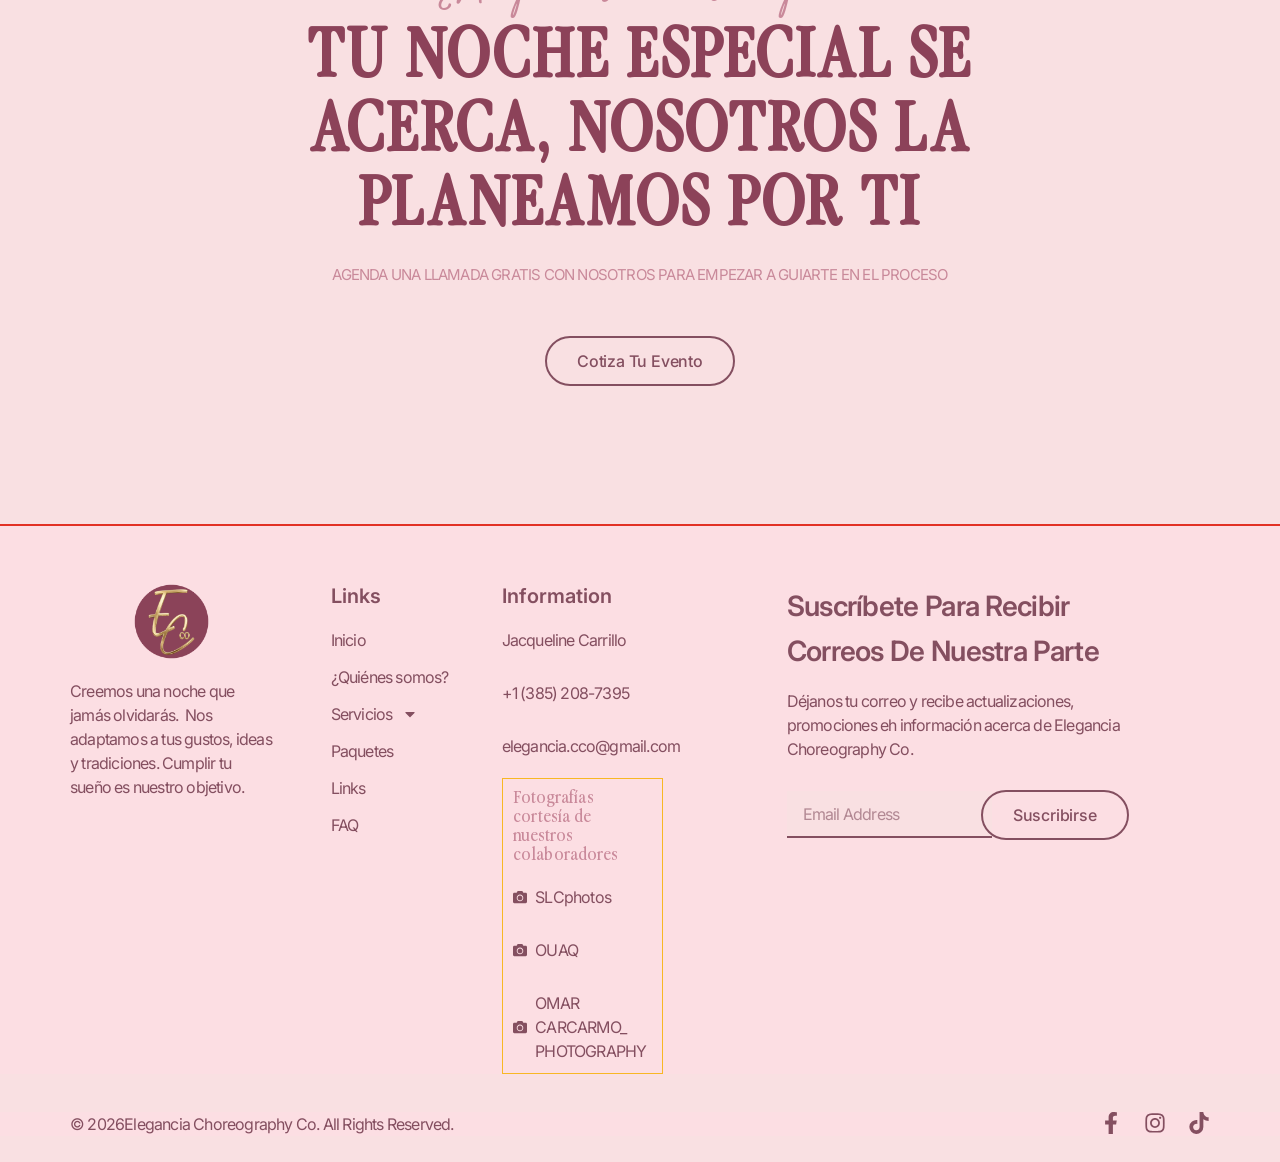
<file: preview/expo/index.html>
<!DOCTYPE html><html lang="en-US"><head><meta name="robots" content="noindex,nofollow"><script data-no-optimize="1">var litespeed_docref=sessionStorage.getItem("litespeed_docref");litespeed_docref&&(Object.defineProperty(document,"referrer",{get:function(){return litespeed_docref}}),sessionStorage.removeItem("litespeed_docref"));</script> <meta charset="UTF-8"><meta name="viewport" content="width=device-width, initial-scale=1.0, viewport-fit=cover" /><meta name='robots' content='index, follow, max-image-preview:large, max-snippet:-1, max-video-preview:-1' /><title>Elegancia en la expo de quinceañeras de Utah - eleganciacco.com</title><meta name="description" content="Elegancia Choreography Co. estará en Once Upon a Princess, la expo de quinceañeras de Utah, el 8 de noviembre en The Belvedere, Provo." /><link rel="canonical" href="/" /><meta property="og:locale" content="en_US" /><meta property="og:type" content="website" /><meta property="og:title" content="Elegancia Choreography Co." /><meta property="og:description" content="Creamos coreografías para quinceañeras que transforman tu evento en un momento inolvidable. Diseñamos cada vals, ceremonia y baile sorpresa con emoción, estilo y elegancia." /><meta property="og:url" content="/" /><meta property="og:site_name" content="eleganciacco.com" /><meta property="article:publisher" content="https://www.facebook.com/profile.php?id=61550589223831&amp;sk=about" /><meta property="article:modified_time" content="2026-09-28T17:43:06+00:00" /><meta property="og:image" content="../../wp-content/uploads/2026/07/cropped-logo-elegancia.png" /><meta property="og:image:width" content="512" /><meta property="og:image:height" content="512" /><meta property="og:image:type" content="image/png" /><meta name="twitter:card" content="summary_large_image" /> <script type="application/ld+json" class="yoast-schema-graph">{"@context":"https:\/\/schema.org","@graph":[{"@type":"WebPage","@id":"\/","url":"\/","name":"Inicio - eleganciacco.com","isPartOf":{"@id":"\/#website"},"about":{"@id":"\/#organization"},"primaryImageOfPage":{"@id":"\/#primaryimage"},"image":{"@id":"\/#primaryimage"},"thumbnailUrl":"..\/..\/wp-content\/uploads\/2026\/01\/Diseno-sin-titulo-6-1024x435.png","datePublished":"2025-11-19T19:48:12+00:00","dateModified":"2026-09-28T17:43:06+00:00","description":"Creamos coreografías para quinceañeras que transforman tu evento en un momento inolvidable. Diseñamos cada vals, ceremonia y baile sorpresa con emoción, estilo y elegancia","breadcrumb":{"@id":"\/#breadcrumb"},"inLanguage":"en-US","potentialAction":[{"@type":"ReadAction","target":["\/"]}]},{"@type":"ImageObject","inLanguage":"en-US","@id":"\/#primaryimage","url":"..\/..\/wp-content\/uploads\/2026\/01\/Diseno-sin-titulo-6.png","contentUrl":"..\/..\/wp-content\/uploads\/2026\/01\/Diseno-sin-titulo-6.png","width":1600,"height":680},{"@type":"BreadcrumbList","@id":"\/#breadcrumb","itemListElement":[{"@type":"ListItem","position":1,"name":"Inicio"}]},{"@type":"WebSite","@id":"\/#website","url":"\/","name":"Elegancia Choreography Co","description":"Quinceañera Choreography","publisher":{"@id":"\/#organization"},"potentialAction":[{"@type":"SearchAction","target":{"@type":"EntryPoint","urlTemplate":"\/?s={search_term_string}"},"query-input":{"@type":"PropertyValueSpecification","valueRequired":true,"valueName":"search_term_string"}}],"inLanguage":"en-US"},{"@type":"Organization","@id":"\/#organization","name":"Elegancia Choreography Co","url":"\/","logo":{"@type":"ImageObject","inLanguage":"en-US","@id":"\/#\/schema\/logo\/image\/","url":"..\/..\/wp-content\/uploads\/2026\/07\/cropped-logo-elegancia.png","contentUrl":"..\/..\/wp-content\/uploads\/2026\/07\/cropped-logo-elegancia.png","width":512,"height":512,"caption":"Elegancia Choreography Co"},"image":{"@id":"\/#\/schema\/logo\/image\/"},"sameAs":["https:\/\/www.facebook.com\/profile.php?id=61550589223831&sk=about","https:\/\/www.instagram.com\/elegancia_choreography_co\/","https:\/\/www.tiktok.com\/@elegancia.choreo.co?_r=1&_t=ZP-916aEdQUfsN"]}]}</script> <meta name="google-site-verification" content="zqe0g7FOCAwNhU57XY8XXCDsnBU_mWmUWyiae850SCc" /><link rel='dns-prefetch' href='//cdn-reach.hostinger.com' /><link rel='dns-prefetch' href='//www.googletagmanager.com' /><link rel="alternate" type="application/rss+xml" title="eleganciacco.com &raquo; Feed" href="/feed/" /><link rel="alternate" type="application/rss+xml" title="eleganciacco.com &raquo; Comments Feed" href="/comments/feed/" /><link rel="alternate" title="oEmbed (JSON)" type="application/json+oembed" href="/wp-json/oembed/1.0/embed?url=https%3A%2F%2Feleganciacco.com%2F" /><link rel="alternate" title="oEmbed (XML)" type="text/xml+oembed" href="/wp-json/oembed/1.0/embed?url=https%3A%2F%2Feleganciacco.com%2F&#038;format=xml" /><style id="wp-img-auto-sizes-contain-inline-css">img:is([sizes=auto i],[sizes^="auto," i]){contain-intrinsic-size:3000px 1500px}
/*# sourceURL=wp-img-auto-sizes-contain-inline-css */</style><style>1{content-visibility:auto;contain-intrinsic-size:1px 1000px;}</style><link data-optimized="2" rel="stylesheet" href="../../wp-content/litespeed/css/443b35f13a5081249c3b922e82095921.css?ver=6cedc" /><style id="global-styles-inline-css">:root{--wp--preset--aspect-ratio--square: 1;--wp--preset--aspect-ratio--4-3: 4/3;--wp--preset--aspect-ratio--3-4: 3/4;--wp--preset--aspect-ratio--3-2: 3/2;--wp--preset--aspect-ratio--2-3: 2/3;--wp--preset--aspect-ratio--16-9: 16/9;--wp--preset--aspect-ratio--9-16: 9/16;--wp--preset--color--black: #000000;--wp--preset--color--cyan-bluish-gray: #abb8c3;--wp--preset--color--white: #ffffff;--wp--preset--color--pale-pink: #f78da7;--wp--preset--color--vivid-red: #cf2e2e;--wp--preset--color--luminous-vivid-orange: #ff6900;--wp--preset--color--luminous-vivid-amber: #fcb900;--wp--preset--color--light-green-cyan: #7bdcb5;--wp--preset--color--vivid-green-cyan: #00d084;--wp--preset--color--pale-cyan-blue: #8ed1fc;--wp--preset--color--vivid-cyan-blue: #0693e3;--wp--preset--color--vivid-purple: #9b51e0;--wp--preset--gradient--vivid-cyan-blue-to-vivid-purple: linear-gradient(135deg,rgb(6,147,227) 0%,rgb(155,81,224) 100%);--wp--preset--gradient--light-green-cyan-to-vivid-green-cyan: linear-gradient(135deg,rgb(122,220,180) 0%,rgb(0,208,130) 100%);--wp--preset--gradient--luminous-vivid-amber-to-luminous-vivid-orange: linear-gradient(135deg,rgb(252,185,0) 0%,rgb(255,105,0) 100%);--wp--preset--gradient--luminous-vivid-orange-to-vivid-red: linear-gradient(135deg,rgb(255,105,0) 0%,rgb(207,46,46) 100%);--wp--preset--gradient--very-light-gray-to-cyan-bluish-gray: linear-gradient(135deg,rgb(238,238,238) 0%,rgb(169,184,195) 100%);--wp--preset--gradient--cool-to-warm-spectrum: linear-gradient(135deg,rgb(74,234,220) 0%,rgb(151,120,209) 20%,rgb(207,42,186) 40%,rgb(238,44,130) 60%,rgb(251,105,98) 80%,rgb(254,248,76) 100%);--wp--preset--gradient--blush-light-purple: linear-gradient(135deg,rgb(255,206,236) 0%,rgb(152,150,240) 100%);--wp--preset--gradient--blush-bordeaux: linear-gradient(135deg,rgb(254,205,165) 0%,rgb(254,45,45) 50%,rgb(107,0,62) 100%);--wp--preset--gradient--luminous-dusk: linear-gradient(135deg,rgb(255,203,112) 0%,rgb(199,81,192) 50%,rgb(65,88,208) 100%);--wp--preset--gradient--pale-ocean: linear-gradient(135deg,rgb(255,245,203) 0%,rgb(182,227,212) 50%,rgb(51,167,181) 100%);--wp--preset--gradient--electric-grass: linear-gradient(135deg,rgb(202,248,128) 0%,rgb(113,206,126) 100%);--wp--preset--gradient--midnight: linear-gradient(135deg,rgb(2,3,129) 0%,rgb(40,116,252) 100%);--wp--preset--font-size--small: 13px;--wp--preset--font-size--medium: 20px;--wp--preset--font-size--large: 36px;--wp--preset--font-size--x-large: 42px;--wp--preset--spacing--20: 0.44rem;--wp--preset--spacing--30: 0.67rem;--wp--preset--spacing--40: 1rem;--wp--preset--spacing--50: 1.5rem;--wp--preset--spacing--60: 2.25rem;--wp--preset--spacing--70: 3.38rem;--wp--preset--spacing--80: 5.06rem;--wp--preset--shadow--natural: 6px 6px 9px rgba(0, 0, 0, 0.2);--wp--preset--shadow--deep: 12px 12px 50px rgba(0, 0, 0, 0.4);--wp--preset--shadow--sharp: 6px 6px 0px rgba(0, 0, 0, 0.2);--wp--preset--shadow--outlined: 6px 6px 0px -3px rgb(255, 255, 255), 6px 6px rgb(0, 0, 0);--wp--preset--shadow--crisp: 6px 6px 0px rgb(0, 0, 0);}.wp-block-button{--wp--preset--dimension--25: 25%;--wp--preset--dimension--50: 50%;--wp--preset--dimension--75: 75%;--wp--preset--dimension--100: 100%;}:root { --wp--style--global--content-size: 800px;--wp--style--global--wide-size: 1200px; }:where(body) { margin: 0; }.wp-site-blocks > .alignleft { float: left; margin-right: 2em; }.wp-site-blocks > .alignright { float: right; margin-left: 2em; }.wp-site-blocks > .aligncenter { justify-content: center; margin-left: auto; margin-right: auto; }:where(.wp-site-blocks) > * { margin-block-start: 24px; margin-block-end: 0; }:where(.wp-site-blocks) > :first-child { margin-block-start: 0; }:where(.wp-site-blocks) > :last-child { margin-block-end: 0; }:root { --wp--style--block-gap: 24px; }:root :where(.is-layout-flow) > :first-child{margin-block-start: 0;}:root :where(.is-layout-flow) > :last-child{margin-block-end: 0;}:root :where(.is-layout-flow) > *{margin-block-start: 24px;margin-block-end: 0;}:root :where(.is-layout-constrained) > :first-child{margin-block-start: 0;}:root :where(.is-layout-constrained) > :last-child{margin-block-end: 0;}:root :where(.is-layout-constrained) > *{margin-block-start: 24px;margin-block-end: 0;}:root :where(.is-layout-flex){gap: 24px;}:root :where(.is-layout-grid){gap: 24px;}.is-layout-flow > .alignleft{float: left;margin-inline-start: 0;margin-inline-end: 2em;}.is-layout-flow > .alignright{float: right;margin-inline-start: 2em;margin-inline-end: 0;}.is-layout-flow > .aligncenter{margin-left: auto !important;margin-right: auto !important;}.is-layout-constrained > .alignleft{float: left;margin-inline-start: 0;margin-inline-end: 2em;}.is-layout-constrained > .alignright{float: right;margin-inline-start: 2em;margin-inline-end: 0;}.is-layout-constrained > .aligncenter{margin-left: auto !important;margin-right: auto !important;}.is-layout-constrained > :where(:not(.alignleft):not(.alignright):not(.alignfull)){max-width: var(--wp--style--global--content-size);margin-left: auto !important;margin-right: auto !important;}.is-layout-constrained > .alignwide{max-width: var(--wp--style--global--wide-size);}body .is-layout-flex{display: flex;}.is-layout-flex{flex-wrap: wrap;align-items: center;}.is-layout-flex > :is(*, div){margin: 0;}body .is-layout-grid{display: grid;}.is-layout-grid > :is(*, div){margin: 0;}body{padding-top: 0px;padding-right: 0px;padding-bottom: 0px;padding-left: 0px;}:root :where(.wp-element-button, .wp-block-button__link){background-color: #32373c;border-width: 0;color: #fff;font-family: inherit;font-size: inherit;font-style: inherit;font-weight: inherit;letter-spacing: inherit;line-height: inherit;padding-top: calc(0.667em + 2px);padding-right: calc(1.333em + 2px);padding-bottom: calc(0.667em + 2px);padding-left: calc(1.333em + 2px);text-decoration: none;text-transform: inherit;}.has-black-color{color: var(--wp--preset--color--black) !important;}.has-cyan-bluish-gray-color{color: var(--wp--preset--color--cyan-bluish-gray) !important;}.has-white-color{color: var(--wp--preset--color--white) !important;}.has-pale-pink-color{color: var(--wp--preset--color--pale-pink) !important;}.has-vivid-red-color{color: var(--wp--preset--color--vivid-red) !important;}.has-luminous-vivid-orange-color{color: var(--wp--preset--color--luminous-vivid-orange) !important;}.has-luminous-vivid-amber-color{color: var(--wp--preset--color--luminous-vivid-amber) !important;}.has-light-green-cyan-color{color: var(--wp--preset--color--light-green-cyan) !important;}.has-vivid-green-cyan-color{color: var(--wp--preset--color--vivid-green-cyan) !important;}.has-pale-cyan-blue-color{color: var(--wp--preset--color--pale-cyan-blue) !important;}.has-vivid-cyan-blue-color{color: var(--wp--preset--color--vivid-cyan-blue) !important;}.has-vivid-purple-color{color: var(--wp--preset--color--vivid-purple) !important;}.has-black-background-color{background-color: var(--wp--preset--color--black) !important;}.has-cyan-bluish-gray-background-color{background-color: var(--wp--preset--color--cyan-bluish-gray) !important;}.has-white-background-color{background-color: var(--wp--preset--color--white) !important;}.has-pale-pink-background-color{background-color: var(--wp--preset--color--pale-pink) !important;}.has-vivid-red-background-color{background-color: var(--wp--preset--color--vivid-red) !important;}.has-luminous-vivid-orange-background-color{background-color: var(--wp--preset--color--luminous-vivid-orange) !important;}.has-luminous-vivid-amber-background-color{background-color: var(--wp--preset--color--luminous-vivid-amber) !important;}.has-light-green-cyan-background-color{background-color: var(--wp--preset--color--light-green-cyan) !important;}.has-vivid-green-cyan-background-color{background-color: var(--wp--preset--color--vivid-green-cyan) !important;}.has-pale-cyan-blue-background-color{background-color: var(--wp--preset--color--pale-cyan-blue) !important;}.has-vivid-cyan-blue-background-color{background-color: var(--wp--preset--color--vivid-cyan-blue) !important;}.has-vivid-purple-background-color{background-color: var(--wp--preset--color--vivid-purple) !important;}.has-black-border-color{border-color: var(--wp--preset--color--black) !important;}.has-cyan-bluish-gray-border-color{border-color: var(--wp--preset--color--cyan-bluish-gray) !important;}.has-white-border-color{border-color: var(--wp--preset--color--white) !important;}.has-pale-pink-border-color{border-color: var(--wp--preset--color--pale-pink) !important;}.has-vivid-red-border-color{border-color: var(--wp--preset--color--vivid-red) !important;}.has-luminous-vivid-orange-border-color{border-color: var(--wp--preset--color--luminous-vivid-orange) !important;}.has-luminous-vivid-amber-border-color{border-color: var(--wp--preset--color--luminous-vivid-amber) !important;}.has-light-green-cyan-border-color{border-color: var(--wp--preset--color--light-green-cyan) !important;}.has-vivid-green-cyan-border-color{border-color: var(--wp--preset--color--vivid-green-cyan) !important;}.has-pale-cyan-blue-border-color{border-color: var(--wp--preset--color--pale-cyan-blue) !important;}.has-vivid-cyan-blue-border-color{border-color: var(--wp--preset--color--vivid-cyan-blue) !important;}.has-vivid-purple-border-color{border-color: var(--wp--preset--color--vivid-purple) !important;}.has-vivid-cyan-blue-to-vivid-purple-gradient-background{background: var(--wp--preset--gradient--vivid-cyan-blue-to-vivid-purple) !important;}.has-light-green-cyan-to-vivid-green-cyan-gradient-background{background: var(--wp--preset--gradient--light-green-cyan-to-vivid-green-cyan) !important;}.has-luminous-vivid-amber-to-luminous-vivid-orange-gradient-background{background: var(--wp--preset--gradient--luminous-vivid-amber-to-luminous-vivid-orange) !important;}.has-luminous-vivid-orange-to-vivid-red-gradient-background{background: var(--wp--preset--gradient--luminous-vivid-orange-to-vivid-red) !important;}.has-very-light-gray-to-cyan-bluish-gray-gradient-background{background: var(--wp--preset--gradient--very-light-gray-to-cyan-bluish-gray) !important;}.has-cool-to-warm-spectrum-gradient-background{background: var(--wp--preset--gradient--cool-to-warm-spectrum) !important;}.has-blush-light-purple-gradient-background{background: var(--wp--preset--gradient--blush-light-purple) !important;}.has-blush-bordeaux-gradient-background{background: var(--wp--preset--gradient--blush-bordeaux) !important;}.has-luminous-dusk-gradient-background{background: var(--wp--preset--gradient--luminous-dusk) !important;}.has-pale-ocean-gradient-background{background: var(--wp--preset--gradient--pale-ocean) !important;}.has-electric-grass-gradient-background{background: var(--wp--preset--gradient--electric-grass) !important;}.has-midnight-gradient-background{background: var(--wp--preset--gradient--midnight) !important;}.has-small-font-size{font-size: var(--wp--preset--font-size--small) !important;}.has-medium-font-size{font-size: var(--wp--preset--font-size--medium) !important;}.has-large-font-size{font-size: var(--wp--preset--font-size--large) !important;}.has-x-large-font-size{font-size: var(--wp--preset--font-size--x-large) !important;}
:root :where(.wp-block-icon svg){width: 24px;}
:root :where(.wp-block-pullquote){font-size: 1.5em;line-height: 1.6;}
/*# sourceURL=global-styles-inline-css */</style><style id="elementor-frontend-inline-css">.e-heading-base a, .e-paragraph-base a { all: unset; cursor: pointer; }form[data-element_type="e-form"].form-state-success [data-element_type="e-form-success-message"],form[data-element_type="e-form"].form-state-error [data-element_type="e-form-error-message"]{ display: block; }.elementor-edit-mode [data-element_type="e-form-success-message"]:is(.elementor-element-editable, :has(.elementor-element-editable), :has(> .elementor-empty-view)),.elementor-edit-mode [data-element_type="e-form-error-message"]:is(.elementor-element-editable, :has(.elementor-element-editable), :has(> .elementor-empty-view)){ display: block; }.e-background-video { position: relative; overflow: hidden; }.e-background-video__media { position: absolute; inset: 0; width: 100%; height: 100%; object-fit: cover; pointer-events: none; z-index: 0; }.e-background-video__content { position: relative; z-index: 1; flex: 1 1 auto; }.elementor-edit-mode .e-background-video__content.e-atomic-element:has(> .elementor-empty-view) { display: flex; flex-direction: column; flex: 1 1 auto; min-height: 0; }.elementor-edit-mode .e-background-video__content.e-atomic-element:has(> .elementor-empty-view) > .elementor-empty-view.elementor-empty-view { position: relative; flex: 1 1 auto; min-height: 120px; height: auto; width: 100%; }.elementor-edit-mode .e-background-video__content.e-atomic-element:has(> .elementor-empty-view) > .elementor-empty-view > .elementor-first-add { position: absolute; inset: 0; width: 100%; height: 100%; }.e-background-video__controls { z-index: 2; }.e-background-video__play, .e-background-video__pause { appearance: none; -webkit-appearance: none; }.e-background-video.e-background-video--playing .e-background-video__play { display: none; }.e-background-video.e-background-video--paused .e-background-video__pause { display: none; }.e-background-video:not(.e-background-video--playing):not(.e-background-video--paused) .e-background-video__controls,.e-background-video:not(.e-background-video--playing):not(.e-background-video--paused) .e-background-video__play,.e-background-video:not(.e-background-video--playing):not(.e-background-video--paused) .e-background-video__pause { display: none; }.e-accordion-item-header-base { list-style: none; }.e-accordion-item-header-base::-webkit-details-marker { display: none; }.e-accordion-item-base { interpolate-size: allow-keywords; }.e-accordion-item-base::details-content {block-size: 0; overflow: hidden;transition: block-size .3s ease, content-visibility .3s ease allow-discrete;}.e-accordion-item-base[open]::details-content { block-size: auto; }.e-accordion-item-icon-base.e-accordion-item-icon-base .e-svg-base { width: auto; height: 100%; max-width: 100%; }.e-accordion-item-icon-base.e-accordion-item-icon-base .e-svg-base svg { width: auto !important; }.e-accordion-item-icon-base svg { transition: transform .3s ease; }.e-accordion-item-base[open] > summary .e-accordion-item-icon-base svg { transform: rotate(180deg); }
.e-form-textarea-base:not([data-resizable]) { resize: none; } .e-form-submit-button-base { cursor: pointer; box-sizing: border-box; }
/*# sourceURL=elementor-frontend-inline-css */</style><style id="elementor-pro-custom-fonts-inline-css">@font-face{ 
	font-family: 'Elegancia Font Gastela';
	font-display:swap;
	src: url('../../wp-content/uploads/2026/01/Gastela-Regular.ttf') format('truetype');
 }

@font-face{ 
	font-family: 'Elegancia Font Picnic';
	font-display:swap;
	src: url('../../wp-content/uploads/2026/01/ThePicnicClub-Regular.ttf') format('truetype');
 }

@font-face{ 
	font-family: 'Elegancia Font Roasted';
	font-display:swap;
	src: url('../../wp-content/uploads/2026/01/Roasted-Bailey.ttf') format('truetype');
 }

/*# sourceURL=elementor-pro-custom-fonts-inline-css */</style><link rel='stylesheet' id='elementor-gf-roboto-css' href='https://fonts.googleapis.com/css?family=Roboto:100,100italic,200,200italic,300,300italic,400,400italic,500,500italic,600,600italic,700,700italic,800,800italic,900,900italic&#038;display=swap' media='all' /><link rel='stylesheet' id='elementor-gf-inter-css' href='https://fonts.googleapis.com/css?family=Inter:100,100italic,200,200italic,300,300italic,400,400italic,500,500italic,600,600italic,700,700italic,800,800italic,900,900italic&#038;display=swap' media='all' /><link rel='stylesheet' id='elementor-gf-bebasneue-css' href='https://fonts.googleapis.com/css?family=Bebas+Neue:100,100italic,200,200italic,300,300italic,400,400italic,500,500italic,600,600italic,700,700italic,800,800italic,900,900italic&#038;display=swap' media='all' /> <script id="jquery-core-js" src="../../wp-includes/js/jquery/jquery.min.js"></script> 
 <script id="google_gtagjs-js" src="https://www.googletagmanager.com/gtag/js?id=GT-KFHNXMN7" defer data-deferred="1"></script> <script id="google_gtagjs-js-after" src="[data-uri]" defer></script> <link rel="https://api.w.org/" href="/wp-json/" /><link rel="alternate" title="JSON" type="application/json" href="/wp-json/wp/v2/pages/154" /><link rel="EditURI" type="application/rsd+xml" title="RSD" href="/xmlrpc.php?rsd" /><meta name="generator" content="Site Kit by Google 1.188.0" /><meta name="ti-site-data" content="eyJyIjoiMTowITc6MCEzMDowIiwibyI6Imh0dHBzOlwvXC9lbGVnYW5jaWFjY28uY29tP3RpLW9ubGluZS11c2Vycy1nb29nbGU9MSZhbXA7cD0lMkYmYW1wO193cG5vbmNlPTkxMTk2OTI5ZTUifQ==" /><link rel="describedby" href="/llms.txt" /><meta name="generator" content="Elementor 4.3.2; features: e_font_icon_svg, additional_custom_breakpoints; settings: css_print_method-external, google_font-enabled, font_display-swap"><style>.e-con.e-parent:nth-of-type(n+4):not(.e-lazyloaded):not(.e-no-lazyload),
				.e-con.e-parent:nth-of-type(n+4):not(.e-lazyloaded):not(.e-no-lazyload) * {
					background-image: none !important;
				}
				@media screen and (max-height: 1024px) {
					.e-con.e-parent:nth-of-type(n+3):not(.e-lazyloaded):not(.e-no-lazyload),
					.e-con.e-parent:nth-of-type(n+3):not(.e-lazyloaded):not(.e-no-lazyload) * {
						background-image: none !important;
					}
				}
				@media screen and (max-height: 640px) {
					.e-con.e-parent:nth-of-type(n+2):not(.e-lazyloaded):not(.e-no-lazyload),
					.e-con.e-parent:nth-of-type(n+2):not(.e-lazyloaded):not(.e-no-lazyload) * {
						background-image: none !important;
					}
				}</style><link rel="icon" href="../../wp-content/uploads/2026/07/cropped-logo-elegancia-32x32.png" sizes="32x32" /><link rel="icon" href="../../wp-content/uploads/2026/07/cropped-logo-elegancia-192x192.png" sizes="192x192" /><link rel="apple-touch-icon" href="../../wp-content/uploads/2026/07/cropped-logo-elegancia-180x180.png" /><meta name="msapplication-TileImage" content="../../wp-content/uploads/2026/07/cropped-logo-elegancia-270x270.png" /><link rel="stylesheet" href="expo.css">
<link rel="stylesheet" href="expo-hero.css">
</head><body data-rsssl=1 class="wp-singular page-template page-template-elementor_header_footer page page-id-154 wp-custom-logo wp-theme-hello-biz ehp-default ehbiz-default elementor-default elementor-template-full-width elementor-kit-5 elementor-page elementor-page-154"><header data-elementor-type="header" data-elementor-id="888" class="elementor elementor-888 elementor-location-header" data-elementor-post-type="elementor_library"><div class="elementor-element elementor-element-be69c42 e-flex e-con-boxed e-con e-parent" data-id="be69c42" data-element_type="container" data-e-type="container" data-settings="{&quot;background_background&quot;:&quot;classic&quot;,&quot;sticky&quot;:&quot;top&quot;,&quot;sticky_on&quot;:[&quot;desktop&quot;,&quot;tablet&quot;,&quot;mobile&quot;],&quot;sticky_offset&quot;:0,&quot;sticky_effects_offset&quot;:0,&quot;sticky_anchor_link_offset&quot;:0}"><div class="e-con-inner"><div class="elementor-element elementor-element-3b45ae3 elementor-widget__width-initial elementor-widget-mobile__width-initial elementor-widget elementor-widget-image" data-id="3b45ae3" data-element_type="widget" data-e-type="widget" data-widget_type="image.default">
<a href="/">
<img data-lazyloaded="1" src="[data-uri]" fetchpriority="high" width="800" height="340" data-src="../../wp-content/uploads/2026/01/Draft-1-gold-wine-color-copy-1024x435.png" class="attachment-large size-large wp-image-516" alt="" data-srcset="../../wp-content/uploads/2026/01/Draft-1-gold-wine-color-copy-1024x435.png 1024w, ../../wp-content/uploads/2026/01/Draft-1-gold-wine-color-copy-300x127.png 300w, ../../wp-content/uploads/2026/01/Draft-1-gold-wine-color-copy-768x326.png 768w, ../../wp-content/uploads/2026/01/Draft-1-gold-wine-color-copy-1536x653.png 1536w, ../../wp-content/uploads/2026/01/Draft-1-gold-wine-color-copy.png 2024w" data-sizes="(max-width: 800px) 100vw, 800px" />								</a></div><div class="elementor-element elementor-element-d72d76c elementor-align-right elementor-tablet-align-center elementor-mobile-align-right elementor-widget elementor-widget-button" data-id="d72d76c" data-element_type="widget" data-e-type="widget" data-widget_type="button.default">
<a class="elementor-button elementor-button-link elementor-size-md" href="/paquetes/#contacto">
<span class="elementor-button-content-wrapper">
<span class="elementor-button-text">Contáctanos</span>
</span>
</a></div><div class="elementor-element elementor-element-78b86d4 elementor-nav-menu--stretch elementor-nav-menu--dropdown-mobile elementor-nav-menu__text-align-center elementor-widget-mobile__width-initial elementor-nav-menu__align-end elementor-nav-menu--toggle elementor-nav-menu--burger elementor-widget elementor-widget-nav-menu" data-id="78b86d4" data-element_type="widget" data-e-type="widget" data-settings="{&quot;full_width&quot;:&quot;stretch&quot;,&quot;layout&quot;:&quot;horizontal&quot;,&quot;submenu_icon&quot;:{&quot;value&quot;:&quot;&lt;svg aria-hidden=\&quot;true\&quot; class=\&quot;e-font-icon-svg e-fas-caret-down\&quot; viewBox=\&quot;0 0 320 512\&quot; xmlns=\&quot;http:\/\/www.w3.org\/2000\/svg\&quot;&gt;&lt;path d=\&quot;M31.3 192h257.3c17.8 0 26.7 21.5 14.1 34.1L174.1 354.8c-7.8 7.8-20.5 7.8-28.3 0L17.2 226.1C4.6 213.5 13.5 192 31.3 192z\&quot;&gt;&lt;\/path&gt;&lt;\/svg&gt;&quot;,&quot;library&quot;:&quot;fa-solid&quot;},&quot;toggle&quot;:&quot;burger&quot;}" data-widget_type="nav-menu.default"><nav aria-label="Menu" class="elementor-nav-menu--main elementor-nav-menu__container elementor-nav-menu--layout-horizontal e--pointer-underline e--animation-fade"><ul id="menu-1-78b86d4" class="elementor-nav-menu"><li class="menu-item menu-item-type-post_type menu-item-object-page menu-item-home current-menu-item page_item page-item-154 current_page_item menu-item-399"><a href="/" aria-current="page" class="elementor-item elementor-item-active">Inicio</a></li><li class="menu-item menu-item-type-post_type menu-item-object-page menu-item-400"><a href="/quienes-somos/" class="elementor-item">¿Quiénes somos?</a></li><li class="menu-item menu-item-type-post_type menu-item-object-page menu-item-has-children menu-item-401"><a href="/servicios/" class="elementor-item">Servicios<span class="sub-arrow"><svg aria-hidden="true" class="e-font-icon-svg e-fas-caret-down" viewBox="0 0 320 512" xmlns="http://www.w3.org/2000/svg"><path d="M31.3 192h257.3c17.8 0 26.7 21.5 14.1 34.1L174.1 354.8c-7.8 7.8-20.5 7.8-28.3 0L17.2 226.1C4.6 213.5 13.5 192 31.3 192z"></path></svg></span></a><ul class="sub-menu elementor-nav-menu--dropdown"><li class="menu-item menu-item-type-post_type menu-item-object-page menu-item-4453"><a href="/renta-de-chambelanes/" class="elementor-sub-item">Renta de chambelanes</a></li><li class="menu-item menu-item-type-custom menu-item-object-custom menu-item-2855"><a href="/servicios/#proveedores" class="elementor-sub-item elementor-item-anchor">Proveedores</a></li></ul></li><li class="menu-item menu-item-type-post_type menu-item-object-page menu-item-1097"><a href="/paquetes/" class="elementor-item">Paquetes</a></li><li class="menu-item menu-item-type-post_type menu-item-object-page menu-item-402"><a href="/links/" class="elementor-item">Links</a></li><li class="menu-item menu-item-type-post_type menu-item-object-page menu-item-4626"><a href="/preguntas-frecuentes/" class="elementor-item">FAQ</a></li></ul></nav><div class="elementor-menu-toggle" role="button" tabindex="0" aria-label="Menu Toggle" aria-expanded="false">
<svg aria-hidden="true" role="presentation" class="elementor-menu-toggle__icon--open e-font-icon-svg e-eicon-menu-bar" viewBox="0 0 1000 1000" xmlns="http://www.w3.org/2000/svg"><path d="M104 333H896C929 333 958 304 958 271S929 208 896 208H104C71 208 42 237 42 271S71 333 104 333ZM104 583H896C929 583 958 554 958 521S929 458 896 458H104C71 458 42 487 42 521S71 583 104 583ZM104 833H896C929 833 958 804 958 771S929 708 896 708H104C71 708 42 737 42 771S71 833 104 833Z"></path></svg><svg aria-hidden="true" role="presentation" class="elementor-menu-toggle__icon--close e-font-icon-svg e-eicon-close" viewBox="0 0 1000 1000" xmlns="http://www.w3.org/2000/svg"><path d="M742 167L500 408 258 167C246 154 233 150 217 150 196 150 179 158 167 167 154 179 150 196 150 212 150 229 154 242 171 254L408 500 167 742C138 771 138 800 167 829 196 858 225 858 254 829L496 587 738 829C750 842 767 846 783 846 800 846 817 842 829 829 842 817 846 804 846 783 846 767 842 750 829 737L588 500 833 258C863 229 863 200 833 171 804 137 775 137 742 167Z"></path></svg></div><nav class="elementor-nav-menu--dropdown elementor-nav-menu__container" aria-hidden="true"><ul id="menu-2-78b86d4" class="elementor-nav-menu"><li class="menu-item menu-item-type-post_type menu-item-object-page menu-item-home current-menu-item page_item page-item-154 current_page_item menu-item-399"><a href="/" aria-current="page" class="elementor-item elementor-item-active" tabindex="-1">Inicio</a></li><li class="menu-item menu-item-type-post_type menu-item-object-page menu-item-400"><a href="/quienes-somos/" class="elementor-item" tabindex="-1">¿Quiénes somos?</a></li><li class="menu-item menu-item-type-post_type menu-item-object-page menu-item-has-children menu-item-401"><a href="/servicios/" class="elementor-item" tabindex="-1">Servicios<span class="sub-arrow"><svg aria-hidden="true" class="e-font-icon-svg e-fas-caret-down" viewBox="0 0 320 512" xmlns="http://www.w3.org/2000/svg"><path d="M31.3 192h257.3c17.8 0 26.7 21.5 14.1 34.1L174.1 354.8c-7.8 7.8-20.5 7.8-28.3 0L17.2 226.1C4.6 213.5 13.5 192 31.3 192z"></path></svg></span></a><ul class="sub-menu elementor-nav-menu--dropdown"><li class="menu-item menu-item-type-post_type menu-item-object-page menu-item-4453"><a href="/renta-de-chambelanes/" class="elementor-sub-item" tabindex="-1">Renta de chambelanes</a></li><li class="menu-item menu-item-type-custom menu-item-object-custom menu-item-2855"><a href="/servicios/#proveedores" class="elementor-sub-item elementor-item-anchor" tabindex="-1">Proveedores</a></li></ul></li><li class="menu-item menu-item-type-post_type menu-item-object-page menu-item-1097"><a href="/paquetes/" class="elementor-item" tabindex="-1">Paquetes</a></li><li class="menu-item menu-item-type-post_type menu-item-object-page menu-item-402"><a href="/links/" class="elementor-item" tabindex="-1">Links</a></li><li class="menu-item menu-item-type-post_type menu-item-object-page menu-item-4626"><a href="/preguntas-frecuentes/" class="elementor-item" tabindex="-1">FAQ</a></li></ul></nav></div><div class="elementor-element elementor-element-2ee383a elementor-icon-list--layout-inline elementor-list-item-link-full_width elementor-widget elementor-widget-icon-list" data-id="2ee383a" data-element_type="widget" data-e-type="widget" data-widget_type="icon-list.default"><ul class="elementor-icon-list-items elementor-inline-items"><li class="elementor-icon-list-item elementor-inline-item">
<a href="/inicio"><span class="elementor-icon-list-text">ESP</span>
</a></li><li class="elementor-icon-list-item elementor-inline-item">
<a href="/en"><span class="elementor-icon-list-text">ENG</span>
</a></li></ul></div></div></div></header><div data-elementor-type="wp-page" data-elementor-id="154" class="elementor elementor-154 expo-page" data-elementor-post-type="page">
<section class="xh xh--1" aria-labelledby="xh1">
<img class="xh-bg" src="../../wp-content/uploads/expo/elite-establo.jpg" width="2000" height="1125" alt="Quinceañera con vestido rojo junto a un caballo negro, rodeada de su corte de honor con sombreros vaqueros">
<div class="xh-copy">
<p class="xh-script">Nos vemos en la expo</p>
<h1 id="xh1">Elegancia <span>en Once Upon a Princess</span></h1>

<div class="expo-count expo-count--hero" data-expo-count data-state="pending">
<p class="expo-count__label" data-expo-label>Faltan</p>
<p class="expo-count__days"><span class="expo-count__num" data-expo-days>&nbsp;</span></p>
<p class="expo-count__unit" data-expo-unit>días</p>
<p class="expo-count__when">8&nbsp;de&nbsp;noviembre<span aria-hidden="true"> · </span>The&nbsp;Belvedere, Provo<span aria-hidden="true"> · </span>Entrada&nbsp;gratis</p>
</div>
<div class="xh-actions"><a class="expo-button expo-button--gold" href="/paquetes/#contacto">¡Cotiza tu evento!</a><a class="expo-button expo-button--light" href="#sorteo">Ver el sorteo</a></div>
</div>
</section><div class="elementor-element elementor-element-bda450e elementor-grid-1 elementor-widget__width-auto elementor-fixed elementor-shape-rounded e-grid-align-center elementor-widget elementor-widget-social-icons" data-id="bda450e" data-element_type="widget" data-e-type="widget" data-settings="{&quot;_position&quot;:&quot;fixed&quot;}" data-widget_type="social-icons.default"><div class="elementor-social-icons-wrapper elementor-grid" role="list">
<span class="elementor-grid-item" role="listitem">
<a class="elementor-icon elementor-social-icon elementor-social-icon-facebook elementor-animation-grow elementor-repeater-item-902d5c1" href="https://www.facebook.com/profile.php?id=61550589223831" target="_blank">
<span class="elementor-screen-only">Facebook</span>
<svg aria-hidden="true" class="e-font-icon-svg e-fab-facebook" viewBox="0 0 512 512" xmlns="http://www.w3.org/2000/svg"><path d="M504 256C504 119 393 8 256 8S8 119 8 256c0 123.78 90.69 226.38 209.25 245V327.69h-63V256h63v-54.64c0-62.15 37-96.48 93.67-96.48 27.14 0 55.52 4.84 55.52 4.84v61h-31.28c-30.8 0-40.41 19.12-40.41 38.73V256h68.78l-11 71.69h-57.78V501C413.31 482.38 504 379.78 504 256z"></path></svg>					</a>
</span>
<span class="elementor-grid-item" role="listitem">
<a class="elementor-icon elementor-social-icon elementor-social-icon-instagram elementor-animation-grow elementor-repeater-item-fb6f328" href="https://www.instagram.com/elegancia_choreography_co/" target="_blank">
<span class="elementor-screen-only">Instagram</span>
<svg aria-hidden="true" class="e-font-icon-svg e-fab-instagram" viewBox="0 0 448 512" xmlns="http://www.w3.org/2000/svg"><path d="M224.1 141c-63.6 0-114.9 51.3-114.9 114.9s51.3 114.9 114.9 114.9S339 319.5 339 255.9 287.7 141 224.1 141zm0 189.6c-41.1 0-74.7-33.5-74.7-74.7s33.5-74.7 74.7-74.7 74.7 33.5 74.7 74.7-33.6 74.7-74.7 74.7zm146.4-194.3c0 14.9-12 26.8-26.8 26.8-14.9 0-26.8-12-26.8-26.8s12-26.8 26.8-26.8 26.8 12 26.8 26.8zm76.1 27.2c-1.7-35.9-9.9-67.7-36.2-93.9-26.2-26.2-58-34.4-93.9-36.2-37-2.1-147.9-2.1-184.9 0-35.8 1.7-67.6 9.9-93.9 36.1s-34.4 58-36.2 93.9c-2.1 37-2.1 147.9 0 184.9 1.7 35.9 9.9 67.7 36.2 93.9s58 34.4 93.9 36.2c37 2.1 147.9 2.1 184.9 0 35.9-1.7 67.7-9.9 93.9-36.2 26.2-26.2 34.4-58 36.2-93.9 2.1-37 2.1-147.8 0-184.8zM398.8 388c-7.8 19.6-22.9 34.7-42.6 42.6-29.5 11.7-99.5 9-132.1 9s-102.7 2.6-132.1-9c-19.6-7.8-34.7-22.9-42.6-42.6-11.7-29.5-9-99.5-9-132.1s-2.6-102.7 9-132.1c7.8-19.6 22.9-34.7 42.6-42.6 29.5-11.7 99.5-9 132.1-9s102.7-2.6 132.1 9c19.6 7.8 34.7 22.9 42.6 42.6 11.7 29.5 9 99.5 9 132.1s2.7 102.7-9 132.1z"></path></svg>					</a>
</span>
<span class="elementor-grid-item" role="listitem">
<a class="elementor-icon elementor-social-icon elementor-social-icon-tiktok elementor-animation-grow elementor-repeater-item-bbd7dda" href="https://www.tiktok.com/@elegancia.choreo.co?_r=1&#038;_t=ZS-94J1TCCGhOC" target="_blank">
<span class="elementor-screen-only">Tiktok</span>
<svg aria-hidden="true" class="e-font-icon-svg e-fab-tiktok" viewBox="0 0 448 512" xmlns="http://www.w3.org/2000/svg"><path d="M448,209.91a210.06,210.06,0,0,1-122.77-39.25V349.38A162.55,162.55,0,1,1,185,188.31V278.2a74.62,74.62,0,1,0,52.23,71.18V0l88,0a121.18,121.18,0,0,0,1.86,22.17h0A122.18,122.18,0,0,0,381,102.39a121.43,121.43,0,0,0,67,20.14Z"></path></svg>					</a>
</span></div></div><div class="elementor-element elementor-element-50d36936 e-con-full e-flex e-con e-parent e-lazyloaded" data-id="50d36936" data-element_type="container" data-e-type="container" data-settings="{&quot;background_background&quot;:&quot;classic&quot;}"><div class="elementor-element elementor-element-652c5ff2 e-con-full e-flex e-con e-child" data-id="652c5ff2" data-element_type="container" data-e-type="container"><div class="elementor-element elementor-element-1a1b460 animated-slow elementor-invisible elementor-widget elementor-widget-heading" data-id="1a1b460" data-element_type="widget" data-e-type="widget" data-settings="{&quot;_animation&quot;:&quot;slideInUp&quot;}" data-widget_type="heading.default"><h2 class="elementor-heading-title elementor-size-default">Ven a vernos</h2></div><div class="elementor-element elementor-element-6a5b76f8 animated-slow elementor-invisible elementor-widget elementor-widget-heading" data-id="6a5b76f8" data-element_type="widget" data-e-type="widget" data-settings="{&quot;_animation&quot;:&quot;slideInUp&quot;}" data-widget_type="heading.default"><h2 class="elementor-heading-title elementor-size-default">En la expo</h2></div></div><div class="elementor-element elementor-element-1ddaa4f6 e-con-full e-flex e-con e-child" data-id="1ddaa4f6" data-element_type="container" data-e-type="container"><div class="elementor-element elementor-element-7af23cc1 animated-slow e-con-full e-flex elementor-invisible e-con e-child" data-id="7af23cc1" data-element_type="container" data-e-type="container" data-settings="{&quot;animation&quot;:&quot;fadeInUp&quot;,&quot;animation_delay&quot;:150}"><div class="elementor-element elementor-element-1badf173 e-con-full e-flex e-con e-child" data-id="1badf173" data-element_type="container" data-e-type="container"><div class="elementor-element elementor-element-114de4f4 elementor-widget-tablet__width-initial elementor-widget elementor-widget-image" data-id="114de4f4" data-element_type="widget" data-e-type="widget" data-widget_type="image.default">
<img loading="lazy" decoding="async" width="1600" height="1108" src="../../wp-content/uploads/expo/elite-corral-atardecer.jpg" alt="El Elite Team de Elegancia: chambelanes con sombrero vaquero y damas de vestido negro en un corral al atardecer" /></div><div class="elementor-element elementor-element-4fde287b elementor-widget__width-initial animated-slow elementor-invisible elementor-widget elementor-widget-spacer" data-id="4fde287b" data-element_type="widget" data-e-type="widget" data-settings="{&quot;_animation&quot;:&quot;rotateInDownLeft&quot;}" data-widget_type="spacer.default"><div class="elementor-spacer"><div class="elementor-spacer-inner"></div></div></div></div><div class="elementor-element elementor-element-1df520e elementor-cta--layout-image-left elementor-widget-tablet__width-initial elementor-cta--skin-classic elementor-animated-content elementor-bg-transform elementor-bg-transform-zoom-in elementor-widget elementor-widget-call-to-action" data-id="1df520e" data-element_type="widget" data-e-type="widget" data-widget_type="call-to-action.default"><div class="elementor-cta"><div class="elementor-cta__content"><h2 class="elementor-cta__title elementor-cta__content-item elementor-content-item">Vals con nuestro Elite Team</h2><div class="elementor-cta__description elementor-cta__content-item elementor-content-item">Presentaremos un vals en el escenario de la expo con los chambelanes de nuestro Elite Team. Es la mejor manera de ver en vivo cómo se siente una coreografía de Elegancia antes de tu gran día.</div><div class="elementor-cta__button-wrapper elementor-cta__content-item elementor-content-item ">
<a class="elementor-cta__button elementor-button elementor-size-" href="/renta-de-chambelanes/">CONOCE EL ELITE TEAM</a></div></div></div></div></div><div class="elementor-element elementor-element-49d63a20 animated-slow e-con-full e-flex elementor-invisible e-con e-child" data-id="49d63a20" data-element_type="container" data-e-type="container" data-settings="{&quot;animation&quot;:&quot;fadeInUp&quot;,&quot;animation_delay&quot;:300}"><div class="elementor-element elementor-element-2f16ed75 e-con-full e-flex e-con e-child" data-id="2f16ed75" data-element_type="container" data-e-type="container"><div class="elementor-element elementor-element-5bc04cde elementor-widget__width-initial elementor-widget elementor-widget-image" data-id="5bc04cde" data-element_type="widget" data-e-type="widget" data-widget_type="image.default">
<img loading="lazy" decoding="async" width="1200" height="1799" src="../../wp-content/uploads/expo/elite-dama.jpg" alt="Integrante de las Elite Damas de Elegancia con vestido crema" /></div><div class="elementor-element elementor-element-54e26e28 elementor-widget__width-initial animated-slow elementor-invisible elementor-widget elementor-widget-spacer" data-id="54e26e28" data-element_type="widget" data-e-type="widget" data-settings="{&quot;_animation&quot;:&quot;rotateInDownLeft&quot;}" data-widget_type="spacer.default"><div class="elementor-spacer"><div class="elementor-spacer-inner"></div></div></div></div><div class="elementor-element elementor-element-2692dfec elementor-cta--layout-image-left elementor-widget-tablet__width-initial elementor-cta--skin-classic elementor-animated-content elementor-bg-transform elementor-bg-transform-zoom-in elementor-widget elementor-widget-call-to-action" data-id="2692dfec" data-element_type="widget" data-e-type="widget" data-widget_type="call-to-action.default"><div class="elementor-cta"><div class="elementor-cta__content"><h2 class="elementor-cta__title elementor-cta__content-item elementor-content-item">Elite Damas en la pasarela</h2><div class="elementor-cta__description elementor-cta__content-item elementor-content-item">Algunas integrantes de nuestras Elite Damas de honor desfilarán con vestidos en el runway de la expo. Así se ve una corte de honor preparada por Elegancia.</div><div class="elementor-cta__button-wrapper elementor-cta__content-item elementor-content-item ">
<a class="elementor-cta__button elementor-button elementor-size-" href="/paquetes/">VER LOS PAQUETES</a></div></div></div></div></div><div class="elementor-element elementor-element-25d034bd animated-slow e-con-full e-flex elementor-invisible e-con e-child" data-id="25d034bd" data-element_type="container" data-e-type="container" data-settings="{&quot;animation&quot;:&quot;fadeInUp&quot;,&quot;animation_delay&quot;:600}"><div class="elementor-element elementor-element-342b936d e-con-full e-flex e-con e-child" data-id="342b936d" data-element_type="container" data-e-type="container"><div class="elementor-element elementor-element-38372d24 elementor-widget elementor-widget-image" data-id="38372d24" data-element_type="widget" data-e-type="widget" data-widget_type="image.default">
<img loading="lazy" decoding="async" width="1024" height="1536" src="../../wp-content/uploads/2026/04/TEAM-ROSA-1024x1536.jpg" alt="El equipo de Elegancia Choreography Co" /></div><div class="elementor-element elementor-element-1245062e elementor-widget__width-initial animated-slow elementor-invisible elementor-widget elementor-widget-spacer" data-id="1245062e" data-element_type="widget" data-e-type="widget" data-settings="{&quot;_animation&quot;:&quot;rotateInDownLeft&quot;}" data-widget_type="spacer.default"><div class="elementor-spacer"><div class="elementor-spacer-inner"></div></div></div></div><div class="elementor-element elementor-element-770ea7df elementor-cta--layout-image-left elementor-widget-tablet__width-initial elementor-cta--skin-classic elementor-animated-content elementor-bg-transform elementor-bg-transform-zoom-in elementor-widget elementor-widget-call-to-action" data-id="770ea7df" data-element_type="widget" data-e-type="widget" data-widget_type="call-to-action.default"><div class="elementor-cta"><div class="elementor-cta__content"><h2 class="elementor-cta__title elementor-cta__content-item elementor-content-item">Nuestro booth</h2><div class="elementor-cta__description elementor-cta__content-item elementor-content-item">Visítanos en nuestro booth para conocer al equipo, platicar sobre tu evento y ver qué incluye cada paquete y cada una de las Visiones.</div><div class="elementor-cta__button-wrapper elementor-cta__content-item elementor-content-item ">
<a class="elementor-cta__button elementor-button elementor-size-" href="#llegar">CÓMO LLEGAR</a></div></div></div></div></div></div></div>
<section class="expo-raffle" id="sorteo" aria-labelledby="expo-raffle-title">
<div class="expo-raffle__inner">
<figure class="elementor-element expo-raffle__portrait elementor-invisible" data-element_type="container" data-settings="{&quot;animation&quot;:&quot;fadeInUp&quot;}">
<img loading="lazy" decoding="async" width="1067" height="1600" src="../../wp-content/uploads/2026/04/JACKY-ROSA-CORONA.jpg" alt="Jackie Carrillo, fundadora de Elegancia, sosteniendo una corona">
</figure>
<div class="elementor-element expo-raffle__copy elementor-invisible" data-element_type="container" data-settings="{&quot;animation&quot;:&quot;fadeInUp&quot;,&quot;animation_delay&quot;:150}">
<p class="expo-script expo-script--gold">Un regalo para tus XV</p>
<h2 class="expo-title expo-title--light" id="expo-raffle-title">Elegancia se une al sorteo</h2>
<blockquote class="expo-raffle__quote">
<p>Agregamos nuestro Paquete Elite al Signature Photo &amp; Video Package: una coreografía personalizada creada por mí, yo como maestra de ceremonias de tu evento y nuestros chambelanes Elite bailando contigo en tu gran día.</p>
<footer><span class="expo-script expo-script--gold expo-raffle__sign">Jackie Carrillo</span></footer>
</blockquote>
<p class="expo-raffle__who">Para quinceañeras de 13 a 14 años. La ganadora elige uno de estos premios:</p>
<ul class="expo-prizes">
<li><span class="expo-prizes__name">Signature Photo &amp; Video Package de <span class="expo-price"><span class="expo-dollar">$</span>4,700</span></span><span class="expo-prizes__note">con el Paquete Elite de Elegancia</span></li>
<li><span class="expo-prizes__name">Viaje a Florida y Disney</span><span class="expo-prizes__note">renta de vestido gratis, hotel y 2 boletos de Disney</span></li>
<li><span class="expo-prizes__name">The Utah Experience</span></li>
</ul>
<h3 class="expo-raffle__how">Cómo participar</h3>
<ol class="expo-steps">
<li>Sigue a <a href="https://www.instagram.com/onceuponaquinces/">@onceuponaquinces</a>, <a href="https://www.instagram.com/utahquinceexpo/">@utahquinceexpo</a> y <a href="https://www.instagram.com/thebelvedereprovo/">@thebelvedereprovo</a>.</li>
<li>Etiqueta a una amiga en los comentarios de la publicación del sorteo.</li>
<li>Regístrate en utahquinceexpo.com para recibir las novedades de la expo.</li>
</ol>
<p class="expo-raffle__bonus">Puntos extra: sigue a <a href="https://www.instagram.com/santaclaritaquince/">@santaclaritaquince</a>.</p>
<a class="expo-button expo-button--light" href="https://utahquinceexpo.com/">Regístrate en la expo</a>
</div>
</div>
</section><div class="elementor-element elementor-element-7569d169 e-flex e-con-boxed e-con e-parent e-lazyloaded" data-id="7569d169" data-element_type="container" data-e-type="container" data-settings="{&quot;background_background&quot;:&quot;classic&quot;}"><div class="e-con-inner"><div class="elementor-element elementor-element-457fdde8 e-flex e-con-boxed e-con e-child" data-id="457fdde8" data-element_type="container" data-e-type="container"><div class="e-con-inner"><div class="elementor-element elementor-element-70c7fde5 animated-slow elementor-invisible elementor-widget elementor-widget-heading" data-id="70c7fde5" data-element_type="widget" data-e-type="widget" data-settings="{&quot;_animation&quot;:&quot;slideInUp&quot;}" data-widget_type="heading.default"><h2 class="elementor-heading-title elementor-size-default">Prepara tu evento con los mejores</h2></div><div class="elementor-element elementor-element-6a274601 animated-slow elementor-invisible elementor-widget elementor-widget-heading" data-id="6a274601" data-element_type="widget" data-e-type="widget" data-settings="{&quot;_animation&quot;:&quot;slideInUp&quot;}" data-widget_type="heading.default"><h2 class="elementor-heading-title elementor-size-default">nUESTROS PAQUETES</h2></div><div class="elementor-element elementor-element-7c8eaeae elementor-widget elementor-widget-text-editor" data-id="7c8eaeae" data-element_type="widget" data-e-type="widget" data-widget_type="text-editor.default"><p>Todos nuestros paquetes son personalizables a tus necesidades, <span style="letter-spacing: 0px; word-spacing: 0em;">tus tradiciones o lo que tú necesites para que tu noche sea inolvidable</span></p></div></div></div><div class="elementor-element elementor-element-ec0d891 e-grid e-con-full e-con e-child" data-id="ec0d891" data-element_type="container" data-e-type="container"><div class="elementor-element elementor-element-12974e1 elementor-cta--skin-cover elementor-cta--valign-bottom elementor-animated-content elementor-bg-transform elementor-bg-transform-zoom-in elementor-widget elementor-widget-call-to-action" data-id="12974e1" data-element_type="widget" data-e-type="widget" data-widget_type="call-to-action.default"><div class="elementor-cta"><div class="elementor-cta__bg-wrapper"><div class="elementor-cta__bg elementor-bg" style="background-image: url(../../wp-content/uploads/2026/03/IMG_0092-683x1024.jpeg);" role="img" aria-label="IMG_0092"></div><div class="elementor-cta__bg-overlay"></div></div><div class="elementor-cta__content"><h2 class="elementor-cta__title elementor-cta__content-item elementor-content-item elementor-animated-item--grow">
Paquete Queen</h2><div class="elementor-cta__description elementor-cta__content-item elementor-content-item elementor-animated-item--grow">
Para una celebración más amplia, dinámica y llena de impacto.</div><div class="elementor-cta__button-wrapper elementor-cta__content-item elementor-content-item elementor-animated-item--grow">
<a class="elementor-cta__button elementor-button elementor-size-" href="/paquetes/">
Haz click					</a></div></div></div></div><div class="elementor-element elementor-element-9e3fa8b elementor-cta--skin-cover elementor-cta--valign-bottom elementor-animated-content elementor-bg-transform elementor-bg-transform-zoom-in elementor-widget elementor-widget-call-to-action" data-id="9e3fa8b" data-element_type="widget" data-e-type="widget" data-widget_type="call-to-action.default"><div class="elementor-cta"><div class="elementor-cta__bg-wrapper"><div class="elementor-cta__bg elementor-bg" style="background-image: url(../../wp-content/uploads/2026/05/2342-683x1024.jpg);" role="img" aria-label="2342"></div><div class="elementor-cta__bg-overlay"></div></div><div class="elementor-cta__content"><h2 class="elementor-cta__title elementor-cta__content-item elementor-content-item elementor-animated-item--grow">
Paquete Diamond</h2><div class="elementor-cta__description elementor-cta__content-item elementor-content-item elementor-animated-item--grow">
Diseñado para una experiencia más completa y personalizada.</div><div class="elementor-cta__button-wrapper elementor-cta__content-item elementor-content-item elementor-animated-item--grow">
<a class="elementor-cta__button elementor-button elementor-size-" href="/paquetes/">
Haz click					</a></div></div></div></div><div class="elementor-element elementor-element-bfa2109 elementor-cta--skin-cover elementor-cta--valign-bottom elementor-animated-content elementor-bg-transform elementor-bg-transform-zoom-in elementor-widget elementor-widget-call-to-action" data-id="bfa2109" data-element_type="widget" data-e-type="widget" data-widget_type="call-to-action.default"><div class="elementor-cta"><div class="elementor-cta__bg-wrapper"><div class="elementor-cta__bg elementor-bg" style="background-image: url(../../wp-content/uploads/2026/04/PHOTO-2026-03-29-13-17-12-683x1024.jpeg);" role="img" aria-label="PHOTO-2026-03-29-13-17-12"></div><div class="elementor-cta__bg-overlay"></div></div><div class="elementor-cta__content"><h2 class="elementor-cta__title elementor-cta__content-item elementor-content-item elementor-animated-item--grow">
Paquete Elite</h2><div class="elementor-cta__description elementor-cta__content-item elementor-content-item elementor-animated-item--grow">
Para la quinceañera que lo merece todo. Nuestro paquete más completo, exclusivo y personalizado.</div><div class="elementor-cta__button-wrapper elementor-cta__content-item elementor-content-item elementor-animated-item--grow">
<a class="elementor-cta__button elementor-button elementor-size-" href="/paquetes/">
Haz click					</a></div></div></div></div></div></div></div>
<div class="expo-divider" role="presentation"><span></span><svg class="expo-crown" aria-hidden="true" viewBox="0 0 640 512" xmlns="http://www.w3.org/2000/svg"><path d="M528 448H112c-8.8 0-16 7.2-16 16v32c0 8.8 7.2 16 16 16h416c8.8 0 16-7.2 16-16v-32c0-8.8-7.2-16-16-16zm64-320c-26.5 0-48 21.5-48 48 0 7.1 1.6 13.7 4.4 19.8L476 239.2c-15.4 9.2-35.3 4-44.2-11.6L350.3 85C361 76.2 368 63 368 48c0-26.5-21.5-48-48-48s-48 21.5-48 48c0 15 7 28.2 17.7 37l-81.5 142.6c-8.9 15.6-28.9 20.8-44.2 11.6l-72.3-43.4c2.7-6 4.4-12.7 4.4-19.8 0-26.5-21.5-48-48-48S0 149.5 0 176s21.5 48 48 48c2.6 0 5.2-.4 7.7-.8L128 416h384l72.3-192.8c2.5.4 5.1.8 7.7.8 26.5 0 48-21.5 48-48s-21.5-48-48-48z"></path></svg><span></span></div>
<section class="expo-place" id="llegar" aria-labelledby="expo-place-title">
<div class="elementor-element expo-place__copy elementor-invisible" data-element_type="container" data-settings="{&quot;animation&quot;:&quot;fadeInUp&quot;}">
<p class="expo-script expo-script--gold">¿Cómo llegar?</p>
<h2 class="expo-title" id="expo-place-title">The Belvedere</h2>
<p class="expo-place__address">106 West 5600 North<br>Provo, UT 84604</p>
<p class="expo-place__date">Domingo 8&nbsp;de&nbsp;noviembre de&nbsp;2026<span aria-hidden="true"> · </span>Entrada&nbsp;gratis</p>
<div class="expo-place__actions">
<a class="expo-button" href="https://maps.google.com/?q=The+Belvedere+106+West+5600+North+Provo+UT+84604">Abrir en Google Maps</a>
<a class="expo-button expo-button--outline" href="https://utahquinceexpo.com/">Sitio de la expo</a>
</div>
</div>
<div class="elementor-element expo-place__map elementor-invisible" data-element_type="container" data-settings="{&quot;animation&quot;:&quot;fadeInUp&quot;,&quot;animation_delay&quot;:150}">
<iframe title="Mapa de The Belvedere en Provo" loading="lazy" referrerpolicy="no-referrer-when-downgrade" src="https://maps.google.com/maps?q=The%20Belvedere%2C%20106%20West%205600%20North%2C%20Provo%2C%20UT%2084604&amp;z=15&amp;hl=es&amp;output=embed"></iframe>
</div>
</section><div class="elementor-element elementor-element-3f4431bf e-flex e-con-boxed e-con e-parent e-lazyloaded" data-id="3f4431bf" data-element_type="container" data-e-type="container"><div class="e-con-inner"><div class="elementor-element elementor-element-7043c94 elementor-invisible elementor-widget elementor-widget-heading" data-id="7043c94" data-element_type="widget" data-e-type="widget" data-settings="{&quot;_animation&quot;:&quot;fadeInUp&quot;}" data-widget_type="heading.default"><h5 class="elementor-heading-title elementor-size-default">¿No puedes ir a la expo?</h5></div><div class="elementor-element elementor-element-67a4022d elementor-widget elementor-widget-heading" data-id="67a4022d" data-element_type="widget" data-e-type="widget" data-widget_type="heading.default"><h2 class="elementor-heading-title elementor-size-default">TU NOCHE ESPECIAL SE ACERCA, NOSOTROS LA PLANEAMOS POR TI</h2></div><div class="elementor-element elementor-element-7dbfabaa elementor-widget elementor-widget-text-editor" data-id="7dbfabaa" data-element_type="widget" data-e-type="widget" data-widget_type="text-editor.default"><p>Agenda una llamada gratis con nosotros para empezar a guiarte en el proceso</p></div><div class="elementor-element elementor-element-7adb18c1 elementor-align-center elementor-widget-mobile__width-inherit elementor-invisible elementor-widget elementor-widget-button" data-id="7adb18c1" data-element_type="widget" data-e-type="widget" data-settings="{&quot;_animation&quot;:&quot;fadeInDown&quot;}" data-widget_type="button.default">
<a class="elementor-button elementor-button-link elementor-size-md" href="/paquetes/#contacto">
<span class="elementor-button-content-wrapper">
<span class="elementor-button-text">Cotiza tu evento</span>
</span>
</a></div></div></div></div>
<footer data-elementor-type="footer" data-elementor-id="891" class="elementor elementor-891 elementor-location-footer" data-elementor-post-type="elementor_library"><div class="elementor-element elementor-element-7c483fe e-flex e-con-boxed e-con e-parent" data-id="7c483fe" data-element_type="container" data-e-type="container" data-settings="{&quot;background_background&quot;:&quot;classic&quot;}"><div class="e-con-inner"><div class="elementor-element elementor-element-cd492c5 e-con-full e-flex e-con e-child" data-id="cd492c5" data-element_type="container" data-e-type="container"><div class="elementor-element elementor-element-aa65709 elementor-widget elementor-widget-image" data-id="aa65709" data-element_type="widget" data-e-type="widget" data-widget_type="image.default">
<img data-lazyloaded="1" src="[data-uri]" width="512" height="512" data-src="../../wp-content/uploads/2026/07/cropped-logo-elegancia.png" class="attachment-full size-full wp-image-4470" alt="" data-srcset="../../wp-content/uploads/2026/07/cropped-logo-elegancia.png 512w, ../../wp-content/uploads/2026/07/cropped-logo-elegancia-300x300.png 300w, ../../wp-content/uploads/2026/07/cropped-logo-elegancia-150x150.png 150w, ../../wp-content/uploads/2026/07/cropped-logo-elegancia-270x270.png 270w, ../../wp-content/uploads/2026/07/cropped-logo-elegancia-192x192.png 192w, ../../wp-content/uploads/2026/07/cropped-logo-elegancia-180x180.png 180w, ../../wp-content/uploads/2026/07/cropped-logo-elegancia-32x32.png 32w" data-sizes="(max-width: 512px) 100vw, 512px" /></div><div class="elementor-element elementor-element-50ad42e elementor-widget elementor-widget-text-editor" data-id="50ad42e" data-element_type="widget" data-e-type="widget" data-widget_type="text-editor.default"><p><span style="font-weight: 400;">Creemos una noche que jamás olvidarás</span><span style="font-weight: 400;">.  N</span><span style="font-weight: 400;">os adaptamos a tus gustos, ideas y tradiciones. Cumplir tu sueño es nuestro objetivo.</span></p></div></div><div class="elementor-element elementor-element-6ccd177 e-con-full e-flex e-con e-child" data-id="6ccd177" data-element_type="container" data-e-type="container"><div class="elementor-element elementor-element-577ff45 elementor-widget elementor-widget-heading" data-id="577ff45" data-element_type="widget" data-e-type="widget" data-widget_type="heading.default"><h4 class="elementor-heading-title elementor-size-default">links</h4></div><div class="elementor-element elementor-element-51473f5 elementor-nav-menu--dropdown-none elementor-widget elementor-widget-nav-menu" data-id="51473f5" data-element_type="widget" data-e-type="widget" data-settings="{&quot;layout&quot;:&quot;vertical&quot;,&quot;submenu_icon&quot;:{&quot;value&quot;:&quot;&lt;svg aria-hidden=\&quot;true\&quot; class=\&quot;e-font-icon-svg e-fas-caret-down\&quot; viewBox=\&quot;0 0 320 512\&quot; xmlns=\&quot;http:\/\/www.w3.org\/2000\/svg\&quot;&gt;&lt;path d=\&quot;M31.3 192h257.3c17.8 0 26.7 21.5 14.1 34.1L174.1 354.8c-7.8 7.8-20.5 7.8-28.3 0L17.2 226.1C4.6 213.5 13.5 192 31.3 192z\&quot;&gt;&lt;\/path&gt;&lt;\/svg&gt;&quot;,&quot;library&quot;:&quot;fa-solid&quot;}}" data-widget_type="nav-menu.default"><nav aria-label="Menu" class="elementor-nav-menu--main elementor-nav-menu__container elementor-nav-menu--layout-vertical e--pointer-none"><ul id="menu-1-51473f5" class="elementor-nav-menu sm-vertical"><li class="menu-item menu-item-type-post_type menu-item-object-page menu-item-home current-menu-item page_item page-item-154 current_page_item menu-item-399"><a href="/" aria-current="page" class="elementor-item elementor-item-active">Inicio</a></li><li class="menu-item menu-item-type-post_type menu-item-object-page menu-item-400"><a href="/quienes-somos/" class="elementor-item">¿Quiénes somos?</a></li><li class="menu-item menu-item-type-post_type menu-item-object-page menu-item-has-children menu-item-401"><a href="/servicios/" class="elementor-item">Servicios<span class="sub-arrow"><svg aria-hidden="true" class="e-font-icon-svg e-fas-caret-down" viewBox="0 0 320 512" xmlns="http://www.w3.org/2000/svg"><path d="M31.3 192h257.3c17.8 0 26.7 21.5 14.1 34.1L174.1 354.8c-7.8 7.8-20.5 7.8-28.3 0L17.2 226.1C4.6 213.5 13.5 192 31.3 192z"></path></svg></span></a><ul class="sub-menu elementor-nav-menu--dropdown"><li class="menu-item menu-item-type-post_type menu-item-object-page menu-item-4453"><a href="/renta-de-chambelanes/" class="elementor-sub-item">Renta de chambelanes</a></li><li class="menu-item menu-item-type-custom menu-item-object-custom menu-item-2855"><a href="/servicios/#proveedores" class="elementor-sub-item elementor-item-anchor">Proveedores</a></li></ul></li><li class="menu-item menu-item-type-post_type menu-item-object-page menu-item-1097"><a href="/paquetes/" class="elementor-item">Paquetes</a></li><li class="menu-item menu-item-type-post_type menu-item-object-page menu-item-402"><a href="/links/" class="elementor-item">Links</a></li><li class="menu-item menu-item-type-post_type menu-item-object-page menu-item-4626"><a href="/preguntas-frecuentes/" class="elementor-item">FAQ</a></li></ul></nav><nav class="elementor-nav-menu--dropdown elementor-nav-menu__container" aria-hidden="true"><ul id="menu-2-51473f5" class="elementor-nav-menu sm-vertical"><li class="menu-item menu-item-type-post_type menu-item-object-page menu-item-home current-menu-item page_item page-item-154 current_page_item menu-item-399"><a href="/" aria-current="page" class="elementor-item elementor-item-active" tabindex="-1">Inicio</a></li><li class="menu-item menu-item-type-post_type menu-item-object-page menu-item-400"><a href="/quienes-somos/" class="elementor-item" tabindex="-1">¿Quiénes somos?</a></li><li class="menu-item menu-item-type-post_type menu-item-object-page menu-item-has-children menu-item-401"><a href="/servicios/" class="elementor-item" tabindex="-1">Servicios<span class="sub-arrow"><svg aria-hidden="true" class="e-font-icon-svg e-fas-caret-down" viewBox="0 0 320 512" xmlns="http://www.w3.org/2000/svg"><path d="M31.3 192h257.3c17.8 0 26.7 21.5 14.1 34.1L174.1 354.8c-7.8 7.8-20.5 7.8-28.3 0L17.2 226.1C4.6 213.5 13.5 192 31.3 192z"></path></svg></span></a><ul class="sub-menu elementor-nav-menu--dropdown"><li class="menu-item menu-item-type-post_type menu-item-object-page menu-item-4453"><a href="/renta-de-chambelanes/" class="elementor-sub-item" tabindex="-1">Renta de chambelanes</a></li><li class="menu-item menu-item-type-custom menu-item-object-custom menu-item-2855"><a href="/servicios/#proveedores" class="elementor-sub-item elementor-item-anchor" tabindex="-1">Proveedores</a></li></ul></li><li class="menu-item menu-item-type-post_type menu-item-object-page menu-item-1097"><a href="/paquetes/" class="elementor-item" tabindex="-1">Paquetes</a></li><li class="menu-item menu-item-type-post_type menu-item-object-page menu-item-402"><a href="/links/" class="elementor-item" tabindex="-1">Links</a></li><li class="menu-item menu-item-type-post_type menu-item-object-page menu-item-4626"><a href="/preguntas-frecuentes/" class="elementor-item" tabindex="-1">FAQ</a></li></ul></nav></div></div><div class="elementor-element elementor-element-be23277 e-con-full e-flex e-con e-child" data-id="be23277" data-element_type="container" data-e-type="container"><div class="elementor-element elementor-element-4fce994 elementor-widget elementor-widget-heading" data-id="4fce994" data-element_type="widget" data-e-type="widget" data-widget_type="heading.default"><h4 class="elementor-heading-title elementor-size-default">Information</h4></div><div class="elementor-element elementor-element-b5fbb07 elementor-icon-list--layout-traditional elementor-list-item-link-full_width elementor-widget elementor-widget-icon-list" data-id="b5fbb07" data-element_type="widget" data-e-type="widget" data-widget_type="icon-list.default"><ul class="elementor-icon-list-items"><li class="elementor-icon-list-item">
<span class="elementor-icon-list-text">Jacqueline Carrillo</span></li><li class="elementor-icon-list-item">
<span class="elementor-icon-list-text">+1 (385) 208-7395</span></li><li class="elementor-icon-list-item">
<span class="elementor-icon-list-text">elegancia.cco@gmail.com</span></li></ul></div><div class="elementor-element elementor-element-524e0b4 e-con-full e-flex e-con e-child" data-id="524e0b4" data-element_type="container" data-e-type="container"><div class="elementor-element elementor-element-be296d6 elementor-widget elementor-widget-heading" data-id="be296d6" data-element_type="widget" data-e-type="widget" data-widget_type="heading.default"><h3 class="elementor-heading-title elementor-size-default">Fotografías cortesía de nuestros colaboradores</h3></div><div class="elementor-element elementor-element-7cca3fd elementor-icon-list--layout-traditional elementor-list-item-link-full_width elementor-widget elementor-widget-icon-list" data-id="7cca3fd" data-element_type="widget" data-e-type="widget" data-widget_type="icon-list.default"><ul class="elementor-icon-list-items"><li class="elementor-icon-list-item">
<a href="/servicios/#proveedores"><span class="elementor-icon-list-icon">
<svg aria-hidden="true" class="e-font-icon-svg e-fas-camera" viewBox="0 0 512 512" xmlns="http://www.w3.org/2000/svg"><path d="M512 144v288c0 26.5-21.5 48-48 48H48c-26.5 0-48-21.5-48-48V144c0-26.5 21.5-48 48-48h88l12.3-32.9c7-18.7 24.9-31.1 44.9-31.1h125.5c20 0 37.9 12.4 44.9 31.1L376 96h88c26.5 0 48 21.5 48 48zM376 288c0-66.2-53.8-120-120-120s-120 53.8-120 120 53.8 120 120 120 120-53.8 120-120zm-32 0c0 48.5-39.5 88-88 88s-88-39.5-88-88 39.5-88 88-88 88 39.5 88 88z"></path></svg>						</span>
<span class="elementor-icon-list-text">SLCphotos</span>
</a></li><li class="elementor-icon-list-item">
<a href="/servicios/#proveedores"><span class="elementor-icon-list-icon">
<svg aria-hidden="true" class="e-font-icon-svg e-fas-camera" viewBox="0 0 512 512" xmlns="http://www.w3.org/2000/svg"><path d="M512 144v288c0 26.5-21.5 48-48 48H48c-26.5 0-48-21.5-48-48V144c0-26.5 21.5-48 48-48h88l12.3-32.9c7-18.7 24.9-31.1 44.9-31.1h125.5c20 0 37.9 12.4 44.9 31.1L376 96h88c26.5 0 48 21.5 48 48zM376 288c0-66.2-53.8-120-120-120s-120 53.8-120 120 53.8 120 120 120 120-53.8 120-120zm-32 0c0 48.5-39.5 88-88 88s-88-39.5-88-88 39.5-88 88-88 88 39.5 88 88z"></path></svg>						</span>
<span class="elementor-icon-list-text">OUAQ</span>
</a></li><li class="elementor-icon-list-item">
<a href="/servicios/#proveedores"><span class="elementor-icon-list-icon">
<svg aria-hidden="true" class="e-font-icon-svg e-fas-camera" viewBox="0 0 512 512" xmlns="http://www.w3.org/2000/svg"><path d="M512 144v288c0 26.5-21.5 48-48 48H48c-26.5 0-48-21.5-48-48V144c0-26.5 21.5-48 48-48h88l12.3-32.9c7-18.7 24.9-31.1 44.9-31.1h125.5c20 0 37.9 12.4 44.9 31.1L376 96h88c26.5 0 48 21.5 48 48zM376 288c0-66.2-53.8-120-120-120s-120 53.8-120 120 53.8 120 120 120 120-53.8 120-120zm-32 0c0 48.5-39.5 88-88 88s-88-39.5-88-88 39.5-88 88-88 88 39.5 88 88z"></path></svg>						</span>
<span class="elementor-icon-list-text">OMAR CARCARMO_ PHOTOGRAPHY</span>
</a></li></ul></div></div></div><div class="elementor-element elementor-element-6092d43 e-con-full e-flex e-con e-child" data-id="6092d43" data-element_type="container" data-e-type="container"><div class="elementor-element elementor-element-4775a74 elementor-widget elementor-widget-heading" data-id="4775a74" data-element_type="widget" data-e-type="widget" data-widget_type="heading.default"><h4 class="elementor-heading-title elementor-size-default">Suscríbete para recibir correos de nuestra parte</h4></div><div class="elementor-element elementor-element-b47c8d5 elementor-widget elementor-widget-text-editor" data-id="b47c8d5" data-element_type="widget" data-e-type="widget" data-widget_type="text-editor.default"><p>Déjanos tu correo y recibe actualizaciones, promociones eh información acerca de Elegancia Choreography Co. </p></div><div class="elementor-element elementor-element-d93172b elementor-button-align-end elementor-mobile-button-align-stretch elementor-widget elementor-widget-form" data-id="d93172b" data-element_type="widget" data-e-type="widget" data-settings="{&quot;step_next_label&quot;:&quot;Next&quot;,&quot;step_previous_label&quot;:&quot;Previous&quot;,&quot;button_width&quot;:&quot;40&quot;,&quot;button_width_tablet&quot;:&quot;30&quot;,&quot;step_type&quot;:&quot;number_text&quot;,&quot;step_icon_shape&quot;:&quot;circle&quot;}" data-widget_type="form.default"><form class="elementor-form" method="post" name="Newsletter Form" aria-label="Newsletter Form">
<input type="hidden" name="post_id" value="891"/>
<input type="hidden" name="form_id" value="d93172b"/>
<input type="hidden" name="referer_title" value="Inicio - eleganciacco.com" /><input type="hidden" name="queried_id" value="154"/><div class="elementor-form-fields-wrapper elementor-labels-"><div class="elementor-field-type-email elementor-field-group elementor-column elementor-field-group-email elementor-col-60 elementor-md-70 elementor-field-required">
<label for="form-field-email" class="elementor-field-label elementor-screen-only">
Email							</label>
<input size="1" type="email" name="form_fields[email]" id="form-field-email" class="elementor-field elementor-size-md  elementor-field-textual" placeholder="Email Address" required="required"></div><div class="elementor-field-group elementor-column elementor-field-type-submit elementor-col-40 e-form__buttons elementor-md-30">
<button class="elementor-button elementor-size-md" type="submit">
<span class="elementor-button-content-wrapper">
<span class="elementor-button-text">Suscribirse</span>
</span>
</button></div></div></form></div></div></div></div><div class="elementor-element elementor-element-6bc90e5 e-flex e-con-boxed e-con e-parent" data-id="6bc90e5" data-element_type="container" data-e-type="container" data-settings="{&quot;background_background&quot;:&quot;classic&quot;}"><div class="e-con-inner"><div class="elementor-element elementor-element-0c17e6f elementor-widget elementor-widget-text-editor" data-id="0c17e6f" data-element_type="widget" data-e-type="widget" data-widget_type="text-editor.default">
© 2026Elegancia Choreography  Co. All Rights Reserved.</div><div class="elementor-element elementor-element-239e36e e-grid-align-right e-grid-align-mobile-center elementor-shape-rounded elementor-grid-0 elementor-widget elementor-widget-social-icons" data-id="239e36e" data-element_type="widget" data-e-type="widget" data-widget_type="social-icons.default"><div class="elementor-social-icons-wrapper elementor-grid" role="list">
<span class="elementor-grid-item" role="listitem">
<a class="elementor-icon elementor-social-icon elementor-social-icon-facebook-f elementor-animation-push elementor-repeater-item-2ffba9f" href="https://www.facebook.com/profile.php?id=61550589223831" target="_blank">
<span class="elementor-screen-only">Facebook-f</span>
<svg aria-hidden="true" class="e-font-icon-svg e-fab-facebook-f" viewBox="0 0 320 512" xmlns="http://www.w3.org/2000/svg"><path d="M279.14 288l14.22-92.66h-88.91v-60.13c0-25.35 12.42-50.06 52.24-50.06h40.42V6.26S260.43 0 225.36 0c-73.22 0-121.08 44.38-121.08 124.72v70.62H22.89V288h81.39v224h100.17V288z"></path></svg>					</a>
</span>
<span class="elementor-grid-item" role="listitem">
<a class="elementor-icon elementor-social-icon elementor-social-icon-instagram elementor-animation-push elementor-repeater-item-ee5d380" href="https://www.instagram.com/elegancia_choreography_co/" target="_blank">
<span class="elementor-screen-only">Instagram</span>
<svg aria-hidden="true" class="e-font-icon-svg e-fab-instagram" viewBox="0 0 448 512" xmlns="http://www.w3.org/2000/svg"><path d="M224.1 141c-63.6 0-114.9 51.3-114.9 114.9s51.3 114.9 114.9 114.9S339 319.5 339 255.9 287.7 141 224.1 141zm0 189.6c-41.1 0-74.7-33.5-74.7-74.7s33.5-74.7 74.7-74.7 74.7 33.5 74.7 74.7-33.6 74.7-74.7 74.7zm146.4-194.3c0 14.9-12 26.8-26.8 26.8-14.9 0-26.8-12-26.8-26.8s12-26.8 26.8-26.8 26.8 12 26.8 26.8zm76.1 27.2c-1.7-35.9-9.9-67.7-36.2-93.9-26.2-26.2-58-34.4-93.9-36.2-37-2.1-147.9-2.1-184.9 0-35.8 1.7-67.6 9.9-93.9 36.1s-34.4 58-36.2 93.9c-2.1 37-2.1 147.9 0 184.9 1.7 35.9 9.9 67.7 36.2 93.9s58 34.4 93.9 36.2c37 2.1 147.9 2.1 184.9 0 35.9-1.7 67.7-9.9 93.9-36.2 26.2-26.2 34.4-58 36.2-93.9 2.1-37 2.1-147.8 0-184.8zM398.8 388c-7.8 19.6-22.9 34.7-42.6 42.6-29.5 11.7-99.5 9-132.1 9s-102.7 2.6-132.1-9c-19.6-7.8-34.7-22.9-42.6-42.6-11.7-29.5-9-99.5-9-132.1s-2.6-102.7 9-132.1c7.8-19.6 22.9-34.7 42.6-42.6 29.5-11.7 99.5-9 132.1-9s102.7-2.6 132.1 9c19.6 7.8 34.7 22.9 42.6 42.6 11.7 29.5 9 99.5 9 132.1s2.7 102.7-9 132.1z"></path></svg>					</a>
</span>
<span class="elementor-grid-item" role="listitem">
<a class="elementor-icon elementor-social-icon elementor-social-icon-tiktok elementor-animation-push elementor-repeater-item-45cf7c4" href="https://www.tiktok.com/@elegancia.choreo.co?_r=1&#038;_t=ZS-94J1TCCGhOC" target="_blank">
<span class="elementor-screen-only">Tiktok</span>
<svg aria-hidden="true" class="e-font-icon-svg e-fab-tiktok" viewBox="0 0 448 512" xmlns="http://www.w3.org/2000/svg"><path d="M448,209.91a210.06,210.06,0,0,1-122.77-39.25V349.38A162.55,162.55,0,1,1,185,188.31V278.2a74.62,74.62,0,1,0,52.23,71.18V0l88,0a121.18,121.18,0,0,0,1.86,22.17h0A122.18,122.18,0,0,0,381,102.39a121.43,121.43,0,0,0,67,20.14Z"></path></svg>					</a>
</span></div></div></div></div></footer> <script type="speculationrules">{"prefetch":[{"source":"document","where":{"and":[{"href_matches":"/*"},{"not":{"href_matches":["/wp-*.php","/wp-admin/*","../../wp-content/uploads/*","../../wp-content/*","../../wp-content/plugins/*","../../wp-content/themes/hello-biz/*","/*\\?(.+)"]}},{"not":{"selector_matches":"a[rel~=\"nofollow\"]"}},{"not":{"selector_matches":".no-prefetch, .no-prefetch a"}}]},"eagerness":"conservative"}]}</script> <script src="[data-uri]" defer></script> <script data-wp-strategy="defer" defer id="hostinger-reach-embed-js" src="https://cdn-reach.hostinger.com/js/embed.js"></script> <script id="jquery-ui-core-js-before" src="[data-uri]" defer></script> <script id="elementor-frontend-js-before" src="[data-uri]" defer></script> <script id="googlesitekit-events-provider-content-events-js-before" src="[data-uri]" defer></script> <script data-ccm-injected="1" data-wp-strategy="async" id="trustindex-loader-js-js" src="https://cdn.trustindex.io/loader.js" defer data-deferred="1"></script> <script id="wp-i18n-js-after" src="[data-uri]" defer></script> <script id="elementor-pro-frontend-js-before" src="[data-uri]" defer></script> <script data-no-optimize="1">window.lazyLoadOptions=Object.assign({},{threshold:300},window.lazyLoadOptions||{});!function(t,e){"object"==typeof exports&&"undefined"!=typeof module?module.exports=e():"function"==typeof define&&define.amd?define(e):(t="undefined"!=typeof globalThis?globalThis:t||self).LazyLoad=e()}(this,function(){"use strict";function e(){return(e=Object.assign||function(t){for(var e=1;e<arguments.length;e++){var n,a=arguments[e];for(n in a)Object.prototype.hasOwnProperty.call(a,n)&&(t[n]=a[n])}return t}).apply(this,arguments)}function o(t){return e({},at,t)}function l(t,e){return t.getAttribute(gt+e)}function c(t){return l(t,vt)}function s(t,e){return function(t,e,n){e=gt+e;null!==n?t.setAttribute(e,n):t.removeAttribute(e)}(t,vt,e)}function i(t){return s(t,null),0}function r(t){return null===c(t)}function u(t){return c(t)===_t}function d(t,e,n,a){t&&(void 0===a?void 0===n?t(e):t(e,n):t(e,n,a))}function f(t,e){et?t.classList.add(e):t.className+=(t.className?" ":"")+e}function _(t,e){et?t.classList.remove(e):t.className=t.className.replace(new RegExp("(^|\\s+)"+e+"(\\s+|$)")," ").replace(/^\s+/,"").replace(/\s+$/,"")}function g(t){return t.llTempImage}function v(t,e){!e||(e=e._observer)&&e.unobserve(t)}function b(t,e){t&&(t.loadingCount+=e)}function p(t,e){t&&(t.toLoadCount=e)}function n(t){for(var e,n=[],a=0;e=t.children[a];a+=1)"SOURCE"===e.tagName&&n.push(e);return n}function h(t,e){(t=t.parentNode)&&"PICTURE"===t.tagName&&n(t).forEach(e)}function a(t,e){n(t).forEach(e)}function m(t){return!!t[lt]}function E(t){return t[lt]}function I(t){return delete t[lt]}function y(e,t){var n;m(e)||(n={},t.forEach(function(t){n[t]=e.getAttribute(t)}),e[lt]=n)}function L(a,t){var o;m(a)&&(o=E(a),t.forEach(function(t){var e,n;e=a,(t=o[n=t])?e.setAttribute(n,t):e.removeAttribute(n)}))}function k(t,e,n){f(t,e.class_loading),s(t,st),n&&(b(n,1),d(e.callback_loading,t,n))}function A(t,e,n){n&&t.setAttribute(e,n)}function O(t,e){A(t,rt,l(t,e.data_sizes)),A(t,it,l(t,e.data_srcset)),A(t,ot,l(t,e.data_src))}function w(t,e,n){var a=l(t,e.data_bg_multi),o=l(t,e.data_bg_multi_hidpi);(a=nt&&o?o:a)&&(t.style.backgroundImage=a,n=n,f(t=t,(e=e).class_applied),s(t,dt),n&&(e.unobserve_completed&&v(t,e),d(e.callback_applied,t,n)))}function x(t,e){!e||0<e.loadingCount||0<e.toLoadCount||d(t.callback_finish,e)}function M(t,e,n){t.addEventListener(e,n),t.llEvLisnrs[e]=n}function N(t){return!!t.llEvLisnrs}function z(t){if(N(t)){var e,n,a=t.llEvLisnrs;for(e in a){var o=a[e];n=e,o=o,t.removeEventListener(n,o)}delete t.llEvLisnrs}}function C(t,e,n){var a;delete t.llTempImage,b(n,-1),(a=n)&&--a.toLoadCount,_(t,e.class_loading),e.unobserve_completed&&v(t,n)}function R(i,r,c){var l=g(i)||i;N(l)||function(t,e,n){N(t)||(t.llEvLisnrs={});var a="VIDEO"===t.tagName?"loadeddata":"load";M(t,a,e),M(t,"error",n)}(l,function(t){var e,n,a,o;n=r,a=c,o=u(e=i),C(e,n,a),f(e,n.class_loaded),s(e,ut),d(n.callback_loaded,e,a),o||x(n,a),z(l)},function(t){var e,n,a,o;n=r,a=c,o=u(e=i),C(e,n,a),f(e,n.class_error),s(e,ft),d(n.callback_error,e,a),o||x(n,a),z(l)})}function T(t,e,n){var a,o,i,r,c;t.llTempImage=document.createElement("IMG"),R(t,e,n),m(c=t)||(c[lt]={backgroundImage:c.style.backgroundImage}),i=n,r=l(a=t,(o=e).data_bg),c=l(a,o.data_bg_hidpi),(r=nt&&c?c:r)&&(a.style.backgroundImage='url("'.concat(r,'")'),g(a).setAttribute(ot,r),k(a,o,i)),w(t,e,n)}function G(t,e,n){var a;R(t,e,n),a=e,e=n,(t=Et[(n=t).tagName])&&(t(n,a),k(n,a,e))}function D(t,e,n){var a;a=t,(-1<It.indexOf(a.tagName)?G:T)(t,e,n)}function S(t,e,n){var a;t.setAttribute("loading","lazy"),R(t,e,n),a=e,(e=Et[(n=t).tagName])&&e(n,a),s(t,_t)}function V(t){t.removeAttribute(ot),t.removeAttribute(it),t.removeAttribute(rt)}function j(t){h(t,function(t){L(t,mt)}),L(t,mt)}function F(t){var e;(e=yt[t.tagName])?e(t):m(e=t)&&(t=E(e),e.style.backgroundImage=t.backgroundImage)}function P(t,e){var n;F(t),n=e,r(e=t)||u(e)||(_(e,n.class_entered),_(e,n.class_exited),_(e,n.class_applied),_(e,n.class_loading),_(e,n.class_loaded),_(e,n.class_error)),i(t),I(t)}function U(t,e,n,a){var o;n.cancel_on_exit&&(c(t)!==st||"IMG"===t.tagName&&(z(t),h(o=t,function(t){V(t)}),V(o),j(t),_(t,n.class_loading),b(a,-1),i(t),d(n.callback_cancel,t,e,a)))}function $(t,e,n,a){var o,i,r=(i=t,0<=bt.indexOf(c(i)));s(t,"entered"),f(t,n.class_entered),_(t,n.class_exited),o=t,i=a,n.unobserve_entered&&v(o,i),d(n.callback_enter,t,e,a),r||D(t,n,a)}function q(t){return t.use_native&&"loading"in HTMLImageElement.prototype}function H(t,o,i){t.forEach(function(t){return(a=t).isIntersecting||0<a.intersectionRatio?$(t.target,t,o,i):(e=t.target,n=t,a=o,t=i,void(r(e)||(f(e,a.class_exited),U(e,n,a,t),d(a.callback_exit,e,n,t))));var e,n,a})}function B(e,n){var t;tt&&!q(e)&&(n._observer=new IntersectionObserver(function(t){H(t,e,n)},{root:(t=e).container===document?null:t.container,rootMargin:t.thresholds||t.threshold+"px"}))}function J(t){return Array.prototype.slice.call(t)}function K(t){return t.container.querySelectorAll(t.elements_selector)}function Q(t){return c(t)===ft}function W(t,e){return e=t||K(e),J(e).filter(r)}function X(e,t){var n;(n=K(e),J(n).filter(Q)).forEach(function(t){_(t,e.class_error),i(t)}),t.update()}function t(t,e){var n,a,t=o(t);this._settings=t,this.loadingCount=0,B(t,this),n=t,a=this,Y&&window.addEventListener("online",function(){X(n,a)}),this.update(e)}var Y="undefined"!=typeof window,Z=Y&&!("onscroll"in window)||"undefined"!=typeof navigator&&/(gle|ing|ro)bot|crawl|spider/i.test(navigator.userAgent),tt=Y&&"IntersectionObserver"in window,et=Y&&"classList"in document.createElement("p"),nt=Y&&1<window.devicePixelRatio,at={elements_selector:".lazy",container:Z||Y?document:null,threshold:300,thresholds:null,data_src:"src",data_srcset:"srcset",data_sizes:"sizes",data_bg:"bg",data_bg_hidpi:"bg-hidpi",data_bg_multi:"bg-multi",data_bg_multi_hidpi:"bg-multi-hidpi",data_poster:"poster",class_applied:"applied",class_loading:"litespeed-loading",class_loaded:"litespeed-loaded",class_error:"error",class_entered:"entered",class_exited:"exited",unobserve_completed:!0,unobserve_entered:!1,cancel_on_exit:!0,callback_enter:null,callback_exit:null,callback_applied:null,callback_loading:null,callback_loaded:null,callback_error:null,callback_finish:null,callback_cancel:null,use_native:!1},ot="src",it="srcset",rt="sizes",ct="poster",lt="llOriginalAttrs",st="loading",ut="loaded",dt="applied",ft="error",_t="native",gt="data-",vt="ll-status",bt=[st,ut,dt,ft],pt=[ot],ht=[ot,ct],mt=[ot,it,rt],Et={IMG:function(t,e){h(t,function(t){y(t,mt),O(t,e)}),y(t,mt),O(t,e)},IFRAME:function(t,e){y(t,pt),A(t,ot,l(t,e.data_src))},VIDEO:function(t,e){a(t,function(t){y(t,pt),A(t,ot,l(t,e.data_src))}),y(t,ht),A(t,ct,l(t,e.data_poster)),A(t,ot,l(t,e.data_src)),t.load()}},It=["IMG","IFRAME","VIDEO"],yt={IMG:j,IFRAME:function(t){L(t,pt)},VIDEO:function(t){a(t,function(t){L(t,pt)}),L(t,ht),t.load()}},Lt=["IMG","IFRAME","VIDEO"];return t.prototype={update:function(t){var e,n,a,o=this._settings,i=W(t,o);{if(p(this,i.length),!Z&&tt)return q(o)?(e=o,n=this,i.forEach(function(t){-1!==Lt.indexOf(t.tagName)&&S(t,e,n)}),void p(n,0)):(t=this._observer,o=i,t.disconnect(),a=t,void o.forEach(function(t){a.observe(t)}));this.loadAll(i)}},destroy:function(){this._observer&&this._observer.disconnect(),K(this._settings).forEach(function(t){I(t)}),delete this._observer,delete this._settings,delete this.loadingCount,delete this.toLoadCount},loadAll:function(t){var e=this,n=this._settings;W(t,n).forEach(function(t){v(t,e),D(t,n,e)})},restoreAll:function(){var e=this._settings;K(e).forEach(function(t){P(t,e)})}},t.load=function(t,e){e=o(e);D(t,e)},t.resetStatus=function(t){i(t)},t}),function(t,e){"use strict";function n(){e.body.classList.add("litespeed_lazyloaded")}function a(){console.log("[LiteSpeed] Start Lazy Load"),o=new LazyLoad(Object.assign({},t.lazyLoadOptions||{},{elements_selector:"[data-lazyloaded]",callback_finish:n})),i=function(){o.update()},t.MutationObserver&&new MutationObserver(i).observe(e.documentElement,{childList:!0,subtree:!0,attributes:!0})}var o,i;t.addEventListener?t.addEventListener("load",a,!1):t.attachEvent("onload",a)}(window,document);</script><script data-optimized="1" src="../../wp-content/litespeed/js/e8445469b4cae0d85834482b1820170c.js?ver=6cedc" defer></script><script src="expo.js"></script>
<style>/* Preview-only option switcher (never part of a design option). */
.opt-switch {
  position: fixed; left: 50%; bottom: 16px; translate: -50% 0; z-index: 2147483000;
  display: flex; align-items: center; gap: 2px; padding: 4px;
  background: rgb(28 14 20 / 0.88); -webkit-backdrop-filter: blur(10px); backdrop-filter: blur(10px);
  border-radius: 999px; box-shadow: 0 10px 30px -10px rgb(0 0 0 / 0.5);
  font: 500 13px/1 system-ui, -apple-system, "Segoe UI", sans-serif; color: #fff;
}
.opt-switch a {
  display: grid; place-items: center; min-width: 36px; height: 32px; padding: 0 12px;
  border-radius: 999px; color: rgb(255 255 255 / 0.75); text-decoration: none; white-space: nowrap;
}
.opt-switch a:hover { color: #fff; background: rgb(255 255 255 / 0.1); }
.opt-switch a[aria-current="page"] { background: #f9e0e2; color: #5e2638; }
.opt-switch .opt-name { padding: 0 10px 0 12px; color: rgb(255 255 255 / 0.6); }
.em-has-bar .opt-switch, body.opt-has-bar .opt-switch { bottom: 84px; }
@media (max-width: 767px) {
  .opt-switch .opt-name { display: none; }
  .opt-switch a { min-width: 30px; padding: 0 8px; }
}
</style><script>// Preview-only option switcher (never part of a design option).
(() => {
  const OPTIONS = [
    ['current', 'Actual', 'El sitio publicado hoy'],
    ['a', 'A', 'Pulido'],
    ['b', 'B', 'Álbum de XV'],
    ['c', 'C', 'Cotiza primero'],
    ['d', 'D', 'Noche de gala'],
    ['e', 'E', 'Revista'],
    ['f', 'F', 'Invitación'],
    ['g', 'G', 'Baile sorpresa'],
    ['h', 'H', 'Alta costura'],
  ];
  const here = (location.pathname.match(/\/preview\/([a-z]+)/) || [])[1];
  if (here === 'expo') return; // the expo page is not a home option
  const nav = document.createElement('nav');
  nav.className = 'opt-switch';
  nav.setAttribute('aria-label', 'Opciones de diseño');
  const current = OPTIONS.find(([k]) => k === here);
  nav.innerHTML = `<span class="opt-name">${current ? current[2] : ''}</span>` + OPTIONS.map(([k, label, name]) =>
    `<a href="../${k}/" title="${name}"${k === here ? ' aria-current="page"' : ''}>${label}</a>`).join('');
  const add = () => document.body.append(nav);
  document.readyState === 'loading' ? document.addEventListener('DOMContentLoaded', add) : add();
})();
</script></body></html>
<!-- Page optimized by LiteSpeed Cache @2026-10-08 23:46:22 -->

<!-- Page cached by LiteSpeed Cache 7.9.1 on 2026-10-08 23:46:22 -->
</file>
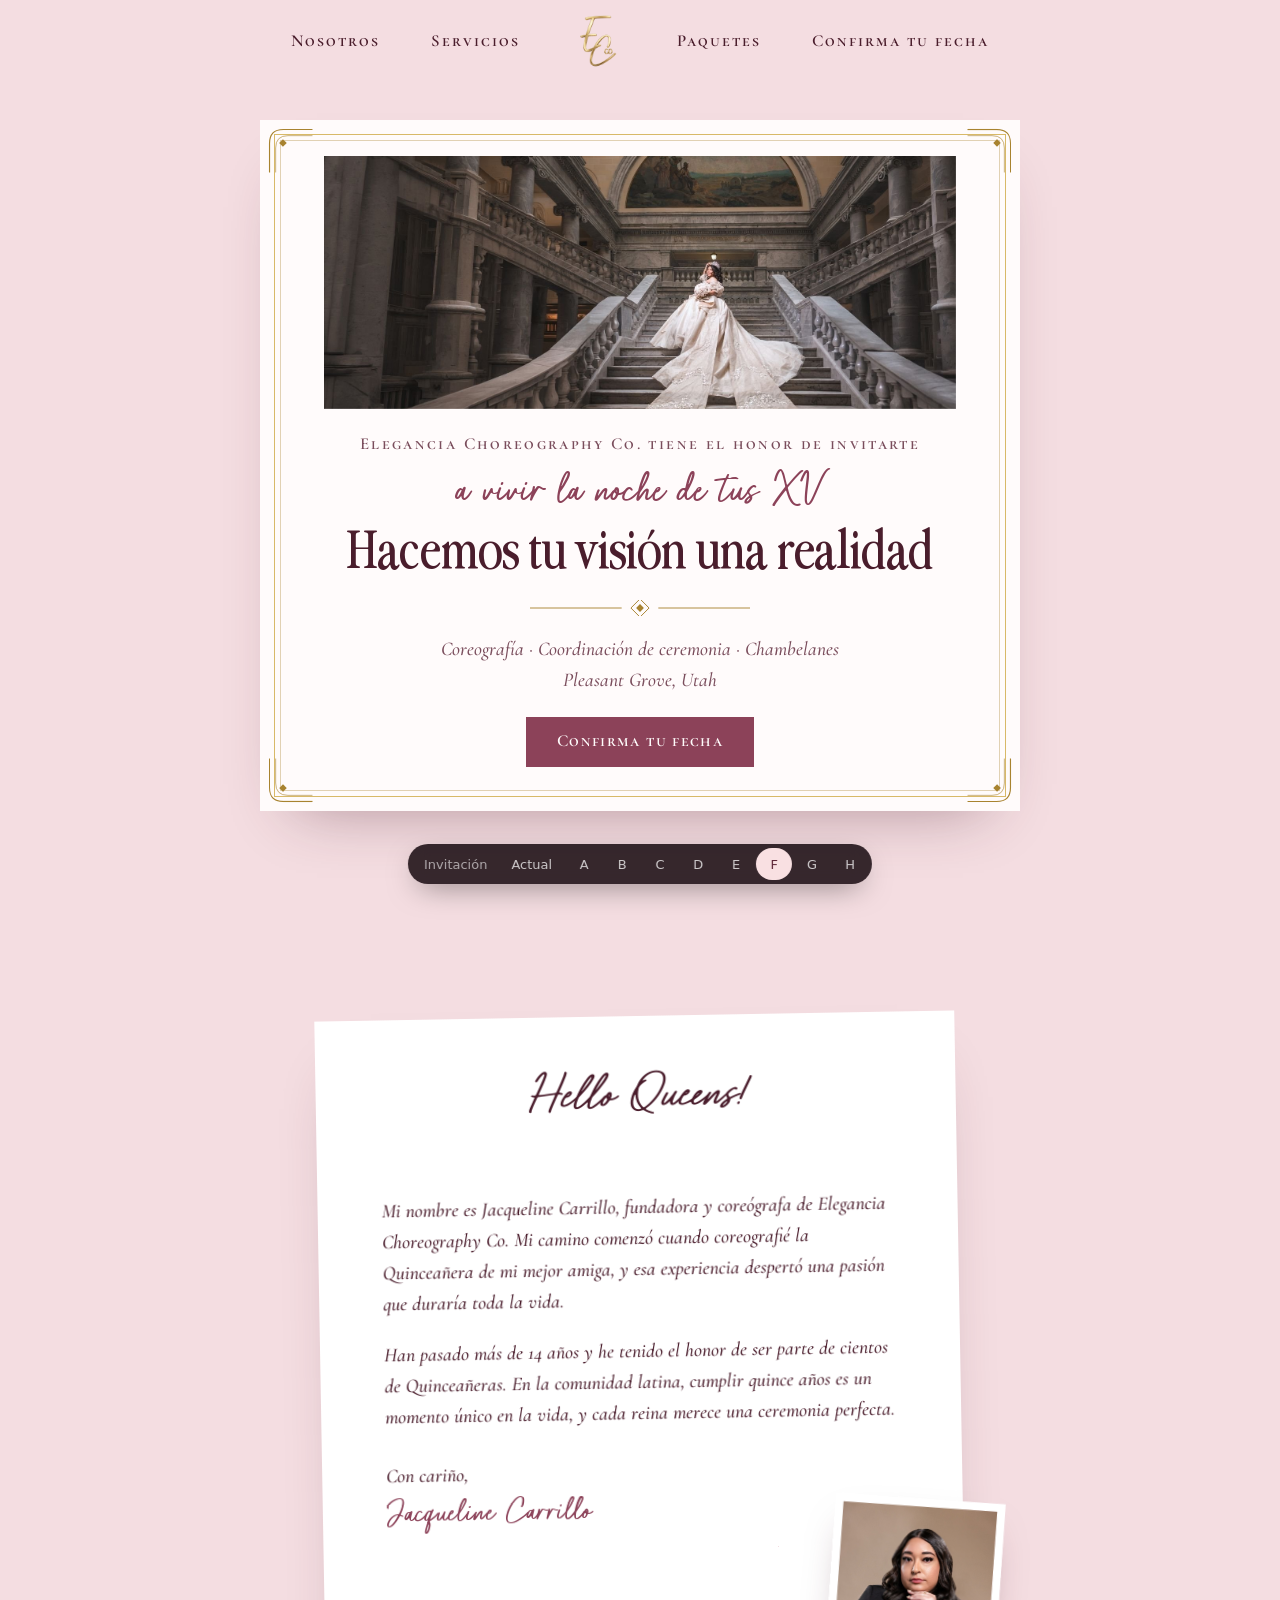
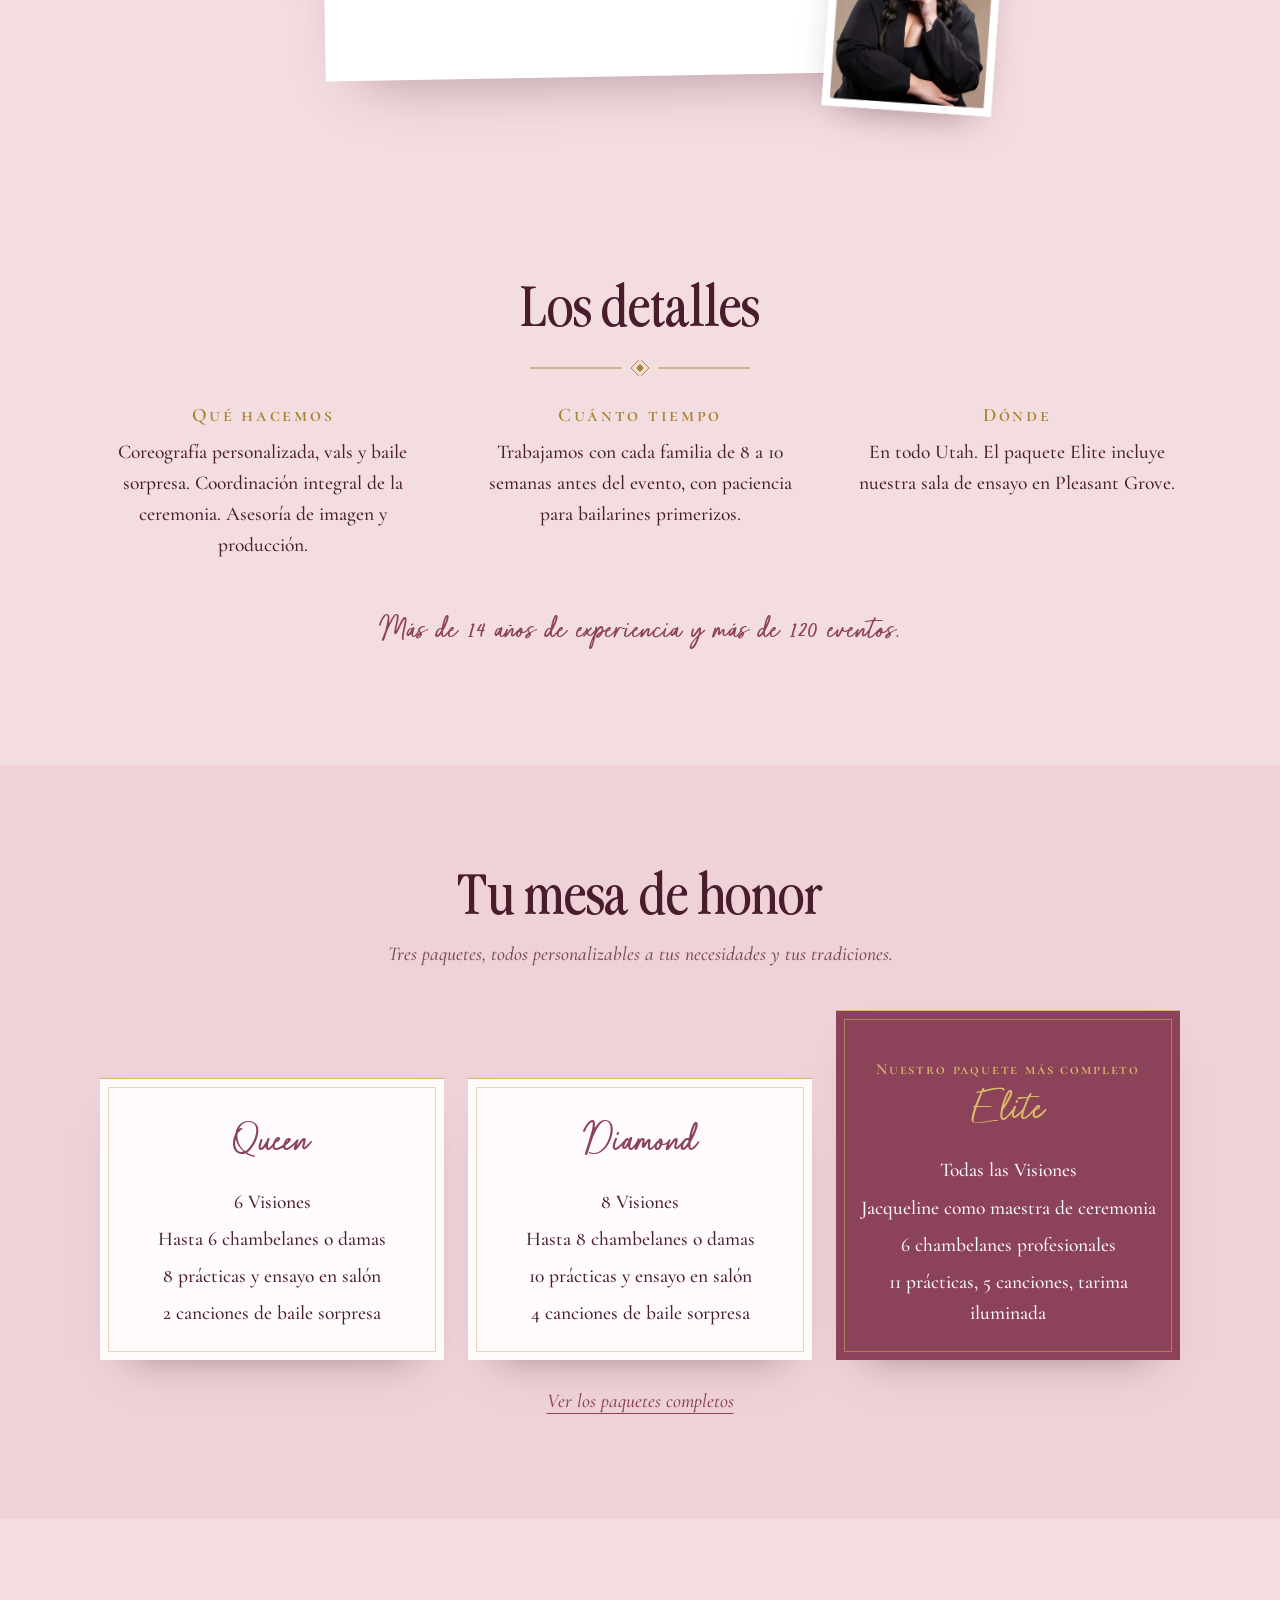
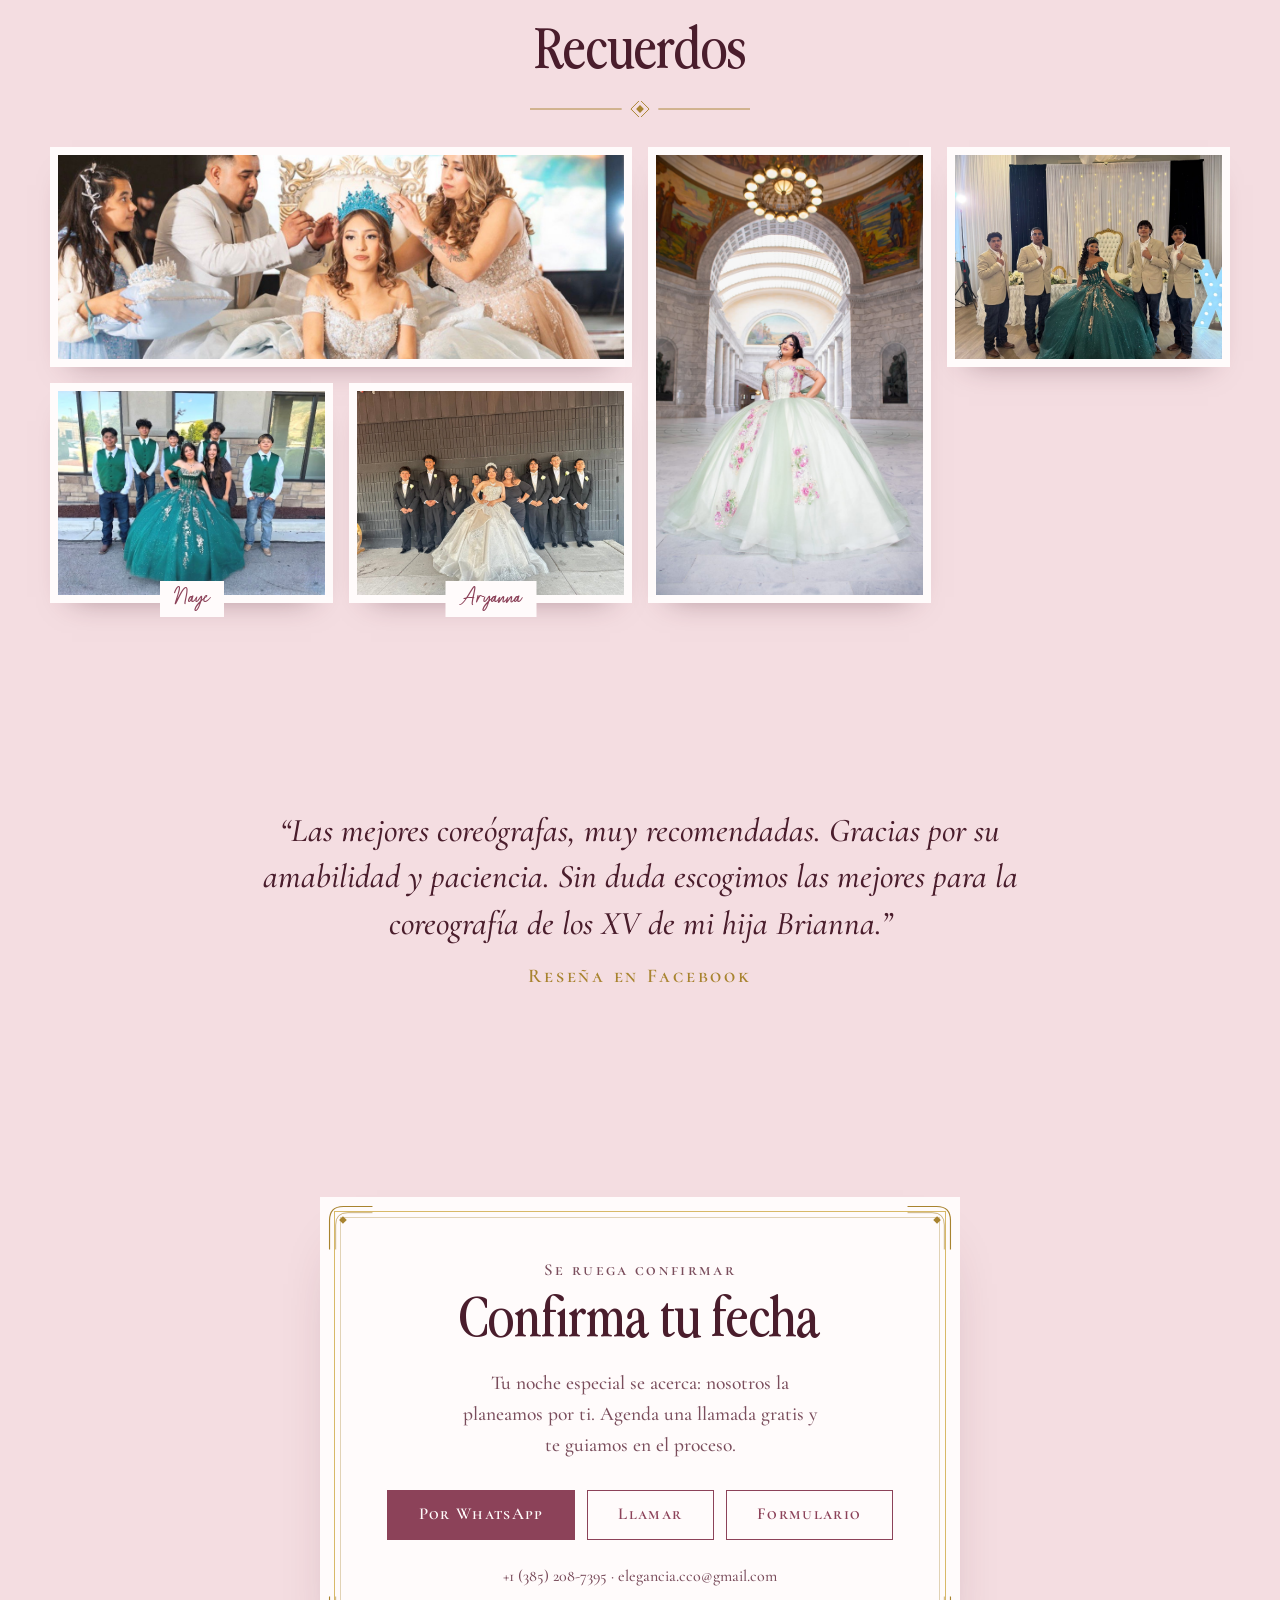
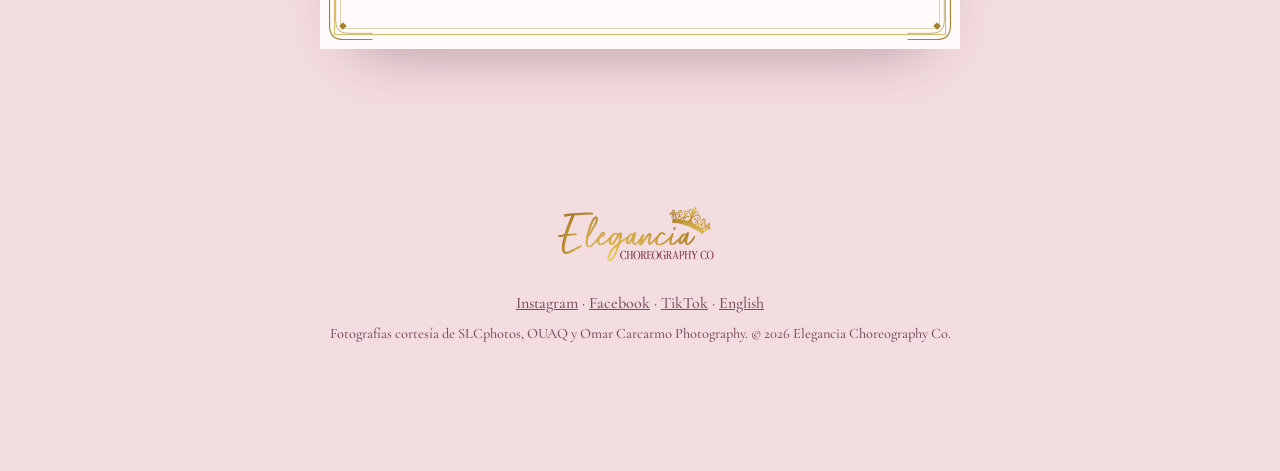
<file: preview/f/index.html>
<!doctype html>
<html lang="es">
<head><meta name="robots" content="noindex,nofollow">
<meta charset="utf-8">
<meta name="viewport" content="width=device-width, initial-scale=1, viewport-fit=cover">
<title>Opción F · Invitación | Elegancia Choreography Co</title>
<meta name="description" content="Coreografía y coordinación de quinceañeras en Utah. Diseñamos cada vals, ceremonia y baile sorpresa con emoción, estilo y elegancia.">
<link rel="preconnect" href="https://fonts.googleapis.com"><link rel="preconnect" href="https://fonts.gstatic.com" crossorigin>
<link href="https://fonts.googleapis.com/css2?family=Cormorant+Garamond:ital,wght@0,500;0,600;1,500&display=swap" rel="stylesheet">
<link rel="stylesheet" href="../../preview/f/styles.css">
<script>document.documentElement.classList.add("js")</script>
</head>
<body>

<svg width="0" height="0" style="position:absolute" aria-hidden="true">
  <symbol id="corner" viewBox="0 0 60 60"><path d="M2 58V20Q2 2 20 2h38" fill="none" stroke="currentColor" stroke-width="1.5"/><path d="M10 58V26q0-16 16-16h32" fill="none" stroke="currentColor" stroke-width="0.8"/><rect x="16" y="16" width="7" height="7" transform="rotate(45 19.5 19.5)" fill="currentColor"/></symbol>
  <symbol id="divider" viewBox="0 0 240 16"><path d="M0 8h100M140 8h100" stroke="currentColor" stroke-width="1"/><rect x="113" y="1" width="14" height="14" transform="rotate(45 120 8)" fill="none" stroke="currentColor" stroke-width="1"/><rect x="117" y="5" width="6" height="6" transform="rotate(45 120 8)" fill="currentColor"/></symbol>
</svg>

<header class="head">
  <nav class="head-in" aria-label="Principal">
    <a href="/quienes-somos/">Nosotros</a>
    <a href="/servicios/">Servicios</a>
    <a class="head-mono" href="/" aria-label="Elegancia Choreography Co, inicio"><img src="../../wp-content/uploads/2026/05/ECCO-gold-300x300.png" alt="" width="300" height="300"></a>
    <a href="#mesa">Paquetes</a>
    <a href="#confirma">Confirma tu fecha</a>
    <details class="mmenu"><summary>Menú</summary><ul>
      <li><a href="/">Inicio</a></li><li><a href="/quienes-somos/">¿Quiénes somos?</a></li><li><a href="/servicios/">Servicios</a></li><li><a href="/renta-de-chambelanes/">Renta de chambelanes</a></li><li><a href="/paquetes/">Paquetes</a></li><li><a href="/links/">Links</a></li><li><a href="/preguntas-frecuentes/">FAQ</a></li><li><a href="/en/" lang="en">English</a></li></ul></details>
  </nav>
</header>

<main>
  <section class="invite">
    <div class="card card-hero">
      <svg class="c tl"><use href="#corner"/></svg><svg class="c tr"><use href="#corner"/></svg><svg class="c bl"><use href="#corner"/></svg><svg class="c br"><use href="#corner"/></svg>
      <img class="card-photo" src="../../wp-content/uploads/2026/04/hero-f-1.jpg" alt="Quinceañera con vestido de cola larga en la escalinata del Capitolio de Utah" width="1600" height="852" fetchpriority="high">
      <p class="small-caps">Elegancia Choreography Co. tiene el honor de invitarte</p>
      <p class="script hero-script">a vivir la noche de tus XV</p>
      <h1>Hacemos tu visión una realidad</h1>
      <svg class="divider"><use href="#divider"/></svg>
      <p class="details">Coreografía · Coordinación de ceremonia · Chambelanes<br>Pleasant Grove, Utah</p>
      <a class="btn" href="#confirma">Confirma tu fecha</a>
    </div>
  </section>

  <section class="note">
    <div class="card card-note reveal">
      <p class="script note-hello">Hello Queens!</p>
      <p>Mi nombre es Jacqueline Carrillo, fundadora y coreógrafa de Elegancia Choreography Co. Mi camino comenzó cuando coreografié la Quinceañera de mi mejor amiga, y esa experiencia despertó una pasión que duraría toda la vida.</p>
      <p>Han pasado más de 14 años y he tenido el honor de ser parte de cientos de Quinceañeras. En la comunidad latina, cumplir quince años es un momento único en la vida, y cada reina merece una ceremonia perfecta.</p>
      <p class="note-sign">Con cariño,<span class="script">Jacqueline Carrillo</span></p>
      <img class="note-photo" src="../../wp-content/uploads/2026/04/jacky-4.jpg" alt="Jacqueline Carrillo" loading="lazy">
    </div>
  </section>

  <section class="details-sec">
    <h2 class="reveal">Los detalles</h2>
    <svg class="divider reveal"><use href="#divider"/></svg>
    <div class="details-grid">
      <div class="reveal"><h3>Qué hacemos</h3><p>Coreografía personalizada, vals y baile sorpresa. Coordinación integral de la ceremonia. Asesoría de imagen y producción.</p></div>
      <div class="reveal"><h3>Cuánto tiempo</h3><p>Trabajamos con cada familia de 8 a 10 semanas antes del evento, con paciencia para bailarines primerizos.</p></div>
      <div class="reveal"><h3>Dónde</h3><p>En todo Utah. El paquete Elite incluye nuestra sala de ensayo en Pleasant Grove.</p></div>
    </div>
    <p class="details-more reveal">Más de 14 años de experiencia y más de 120 eventos.</p>
  </section>

  <section class="mesa" id="mesa">
    <h2 class="reveal">Tu mesa de honor</h2>
    <p class="mesa-sub reveal">Tres paquetes, todos personalizables a tus necesidades y tus tradiciones.</p>
    <div class="place-cards">
      <article class="place reveal">
        <p class="script">Queen</p>
        <ul><li>6 Visiones</li><li>Hasta 6 chambelanes o damas</li><li>8 prácticas y ensayo en salón</li><li>2 canciones de baile sorpresa</li></ul>
      </article>
      <article class="place reveal">
        <p class="script">Diamond</p>
        <ul><li>8 Visiones</li><li>Hasta 8 chambelanes o damas</li><li>10 prácticas y ensayo en salón</li><li>4 canciones de baile sorpresa</li></ul>
      </article>
      <article class="place place-elite reveal">
        <p class="place-flag">Nuestro paquete más completo</p>
        <p class="script">Elite</p>
        <ul><li>Todas las Visiones</li><li>Jacqueline como maestra de ceremonia</li><li>6 chambelanes profesionales</li><li>11 prácticas, 5 canciones, tarima iluminada</li></ul>
      </article>
    </div>
    <a class="link reveal" href="/paquetes/">Ver los paquetes completos</a>
  </section>

  <section class="memories">
    <h2 class="reveal">Recuerdos</h2>
    <svg class="divider reveal"><use href="#divider"/></svg>
    <div class="memories-grid">
      <figure class="reveal"><img src="../../wp-content/uploads/2026/04/IMG_9325.jpg" alt="Papás coronando a su hija quinceañera" loading="lazy"></figure>
      <figure class="reveal tall"><img src="../../wp-content/uploads/2026/04/PHOTO-2026-03-29-13-17-11-2.jpeg" alt="Quinceañera con vestido verde menta en el Capitolio" loading="lazy"></figure>
      <figure class="reveal"><img src="../../wp-content/uploads/2026/05/IMG_0141-scaled.jpeg" alt="Quinceañera con el Team Elite de chambelanes" loading="lazy"></figure>
      <figure class="reveal"><img src="../../wp-content/uploads/2025/12/IMG_9378.jpg" alt="Naye con su corte de honor" loading="lazy"><figcaption>Naye</figcaption></figure>
      <figure class="reveal"><img src="../../wp-content/uploads/2025/12/IMG_4910-scaled.jpeg" alt="Aryanna con su corte de honor" loading="lazy"><figcaption>Aryanna</figcaption></figure>
    </div>
  </section>

  <section class="words">
    <blockquote class="reveal">
      <p>“Las mejores coreógrafas, muy recomendadas. Gracias por su amabilidad y paciencia. Sin duda escogimos las mejores para la coreografía de los XV de mi hija Brianna.”</p>
      <cite>Reseña en Facebook</cite>
    </blockquote>
  </section>

  <section class="rsvp" id="confirma">
    <div class="card card-rsvp reveal">
      <svg class="c tl"><use href="#corner"/></svg><svg class="c tr"><use href="#corner"/></svg><svg class="c bl"><use href="#corner"/></svg><svg class="c br"><use href="#corner"/></svg>
      <p class="small-caps">Se ruega confirmar</p>
      <h2>Confirma tu fecha</h2>
      <p>Tu noche especial se acerca: nosotros la planeamos por ti. Agenda una llamada gratis y te guiamos en el proceso.</p>
      <div class="rsvp-options">
        <a class="btn" href="https://wa.me/13852087395?text=%C2%A1Hola%20Elegancia!%20Quiero%20confirmar%20la%20fecha%20de%20mis%20XV." target="_blank" rel="noopener">Por WhatsApp</a>
        <a class="btn btn-line" href="tel:+13852087395">Llamar</a>
        <a class="btn btn-line" href="/paquetes/#contacto">Formulario</a>
      </div>
      <p class="rsvp-small">+1 (385) 208-7395 · elegancia.cco@gmail.com</p>
    </div>
  </section>
</main>

<footer class="foot">
  <img src="../../wp-content/uploads/2026/01/Draft-1-gold-wine-color-copy-768x326.png" alt="Elegancia Choreography Co" width="768" height="326" loading="lazy">
  <p><a href="https://www.instagram.com/elegancia_choreography_co/" target="_blank" rel="noopener">Instagram</a> · <a href="https://www.facebook.com/profile.php?id=61550589223831" target="_blank" rel="noopener">Facebook</a> · <a href="https://www.tiktok.com/@elegancia.choreo.co" target="_blank" rel="noopener">TikTok</a> · <a href="/en/" lang="en">English</a></p>
  <p class="small">Fotografías cortesía de SLCphotos, OUAQ y Omar Carcarmo Photography. © 2026 Elegancia Choreography Co.</p>
</footer>

<script src="../../preview/f/main.js" defer></script>
<style>/* Preview-only option switcher (never part of a design option). */
.opt-switch {
  position: fixed; left: 50%; bottom: 16px; translate: -50% 0; z-index: 2147483000;
  display: flex; align-items: center; gap: 2px; padding: 4px;
  background: rgb(28 14 20 / 0.88); -webkit-backdrop-filter: blur(10px); backdrop-filter: blur(10px);
  border-radius: 999px; box-shadow: 0 10px 30px -10px rgb(0 0 0 / 0.5);
  font: 500 13px/1 system-ui, -apple-system, "Segoe UI", sans-serif; color: #fff;
}
.opt-switch a {
  display: grid; place-items: center; min-width: 36px; height: 32px; padding: 0 12px;
  border-radius: 999px; color: rgb(255 255 255 / 0.75); text-decoration: none; white-space: nowrap;
}
.opt-switch a:hover { color: #fff; background: rgb(255 255 255 / 0.1); }
.opt-switch a[aria-current="page"] { background: #f9e0e2; color: #5e2638; }
.opt-switch .opt-name { padding: 0 10px 0 12px; color: rgb(255 255 255 / 0.6); }
.em-has-bar .opt-switch, body.opt-has-bar .opt-switch { bottom: 84px; }
@media (max-width: 767px) {
  .opt-switch .opt-name { display: none; }
  .opt-switch a { min-width: 30px; padding: 0 8px; }
}
</style><script>// Preview-only option switcher (never part of a design option).
(() => {
  const OPTIONS = [
    ['current', 'Actual', 'El sitio publicado hoy'],
    ['a', 'A', 'Pulido'],
    ['b', 'B', 'Álbum de XV'],
    ['c', 'C', 'Cotiza primero'],
    ['d', 'D', 'Noche de gala'],
    ['e', 'E', 'Revista'],
    ['f', 'F', 'Invitación'],
    ['g', 'G', 'Baile sorpresa'],
    ['h', 'H', 'Alta costura'],
  ];
  const here = (location.pathname.match(/\/preview\/([a-z]+)/) || [])[1];
  if (here === 'expo') return; // the expo page is not a home option
  const nav = document.createElement('nav');
  nav.className = 'opt-switch';
  nav.setAttribute('aria-label', 'Opciones de diseño');
  const current = OPTIONS.find(([k]) => k === here);
  nav.innerHTML = `<span class="opt-name">${current ? current[2] : ''}</span>` + OPTIONS.map(([k, label, name]) =>
    `<a href="../${k}/" title="${name}"${k === here ? ' aria-current="page"' : ''}>${label}</a>`).join('');
  const add = () => document.body.append(nav);
  document.readyState === 'loading' ? document.addEventListener('DOMContentLoaded', add) : add();
})();
</script></body>
</html>
</file>
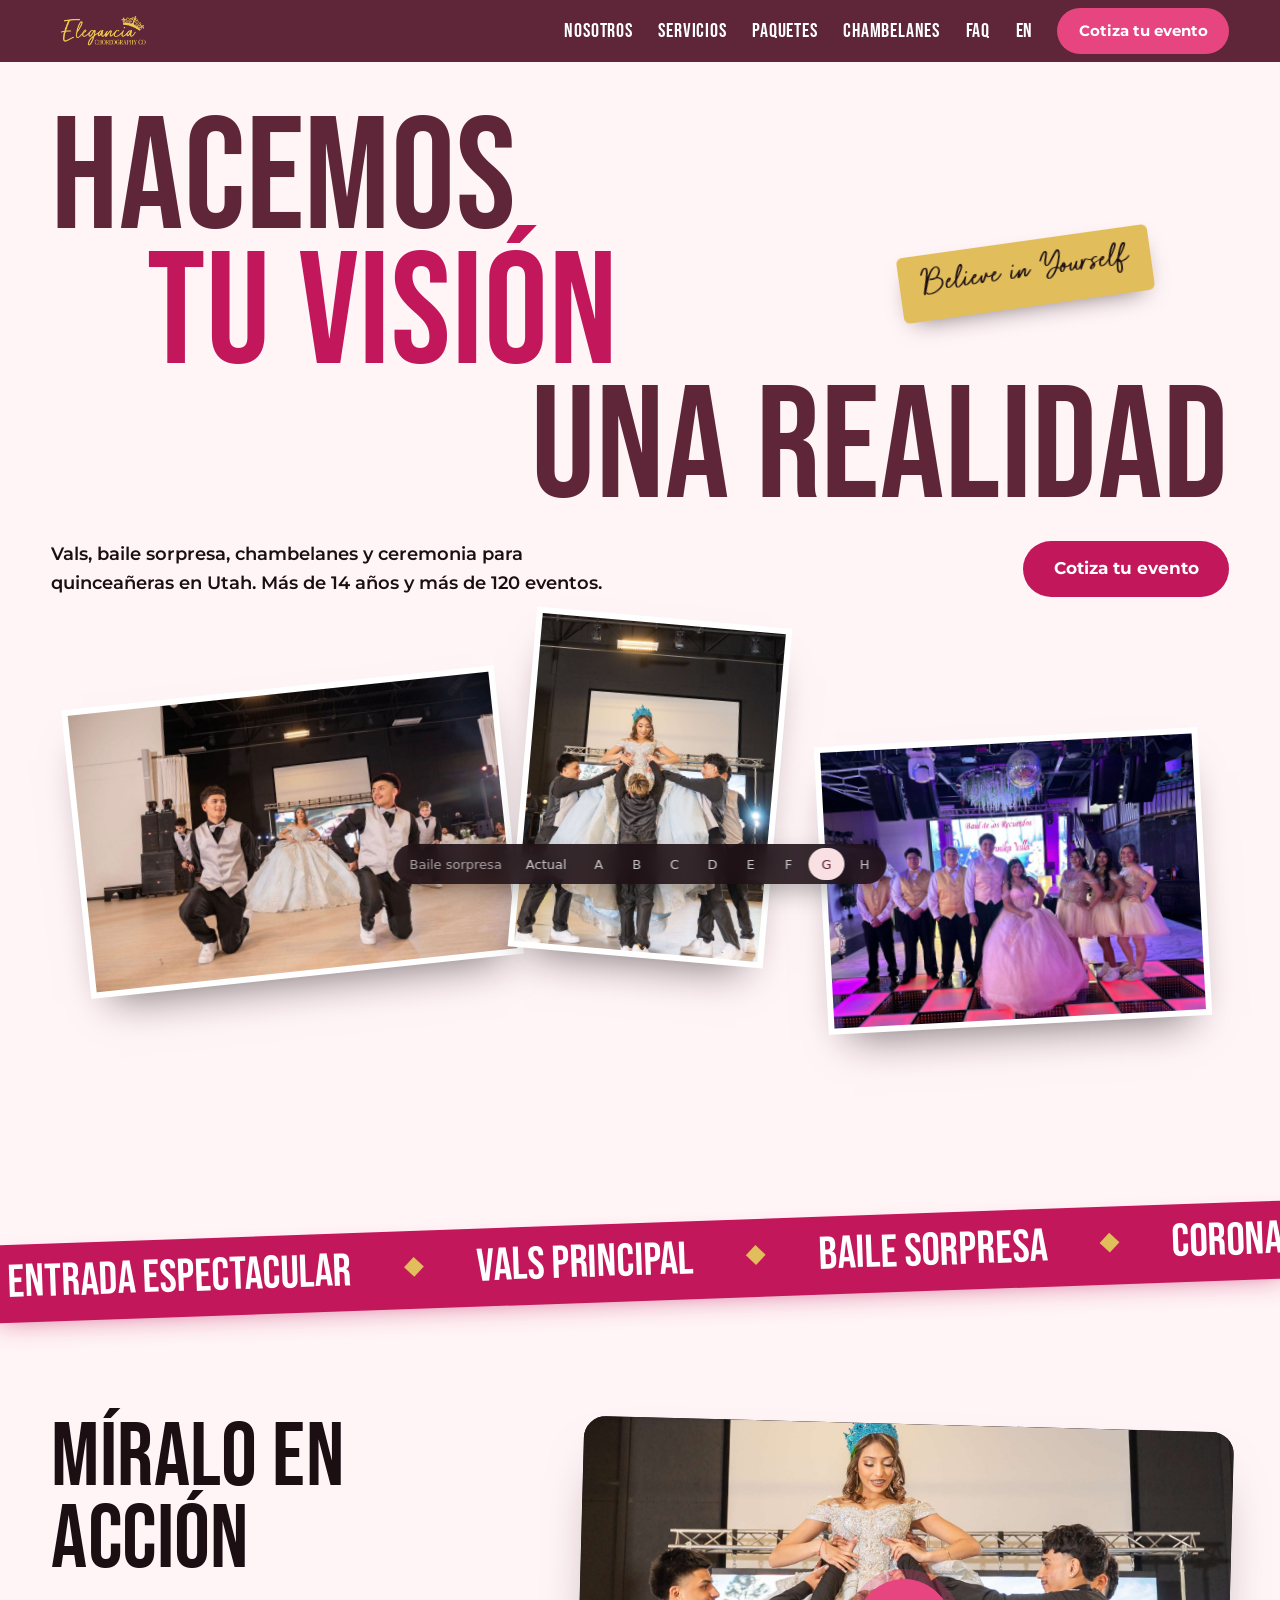
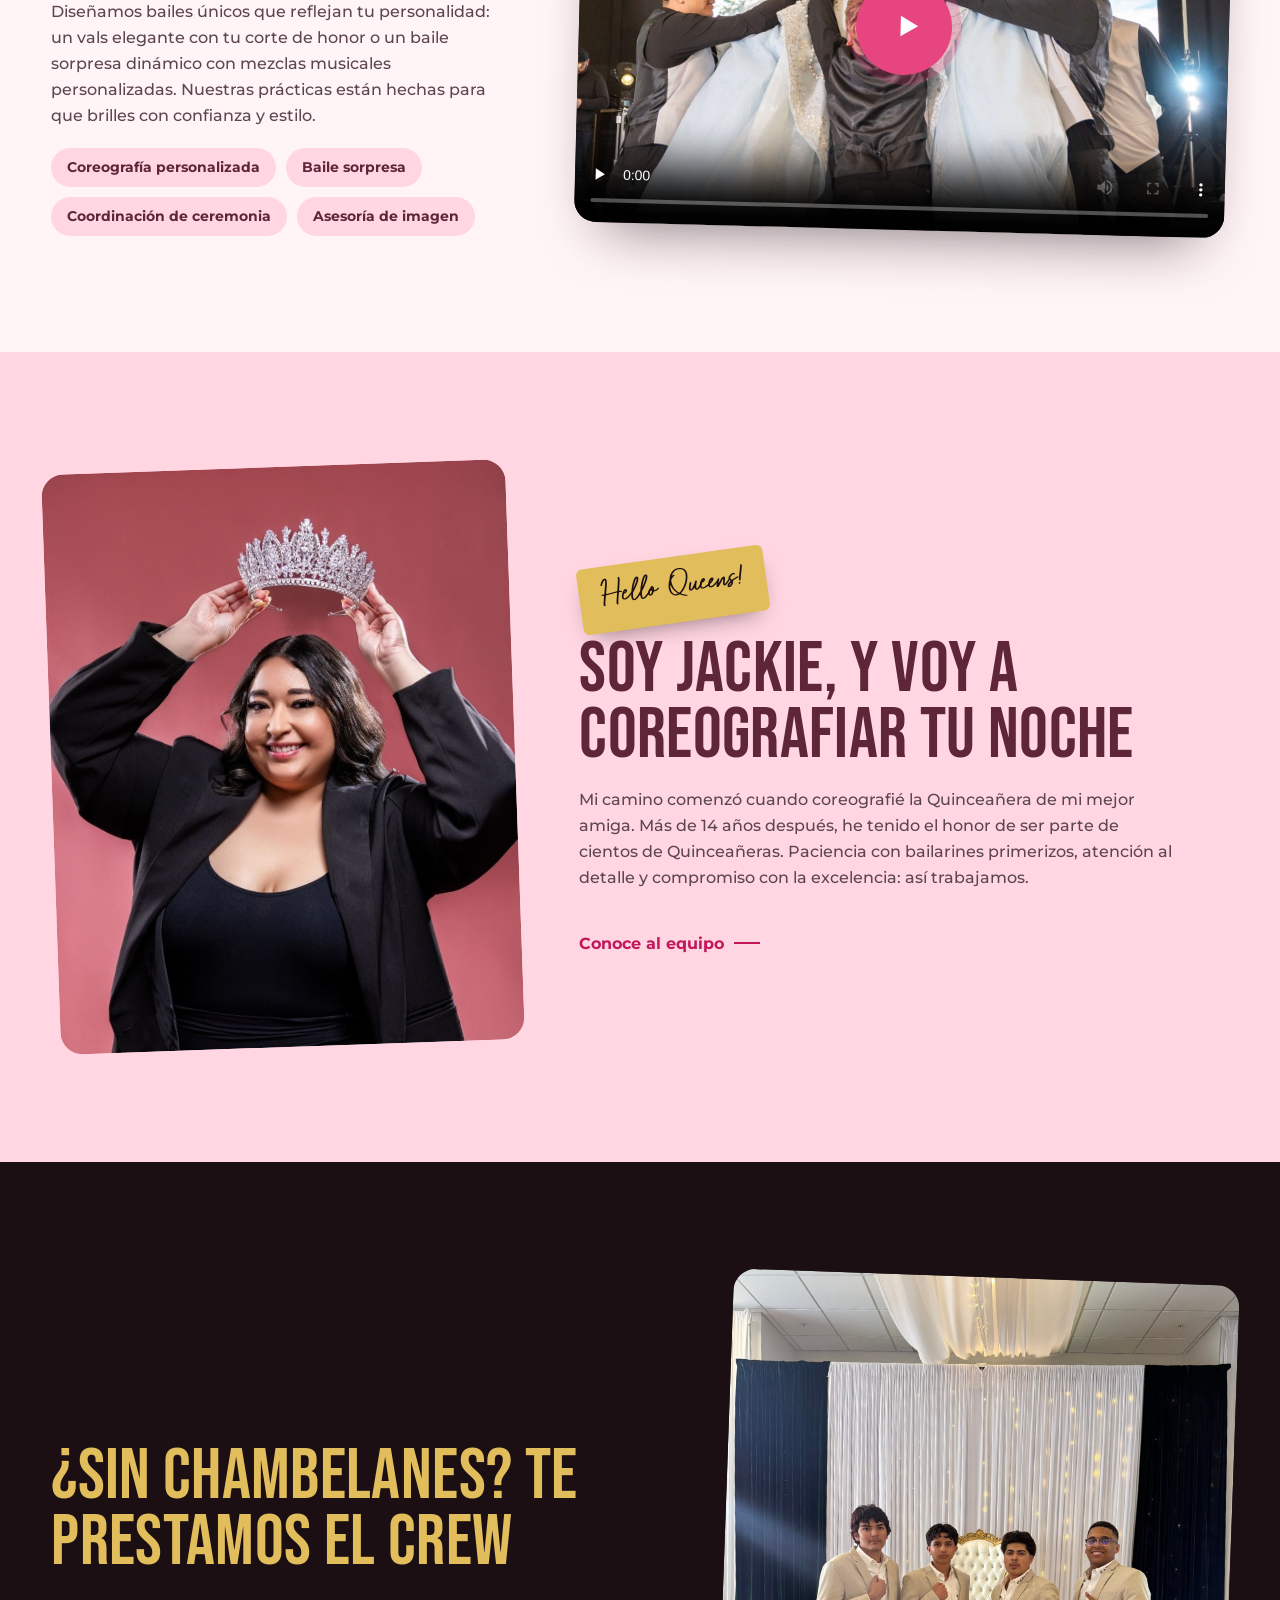
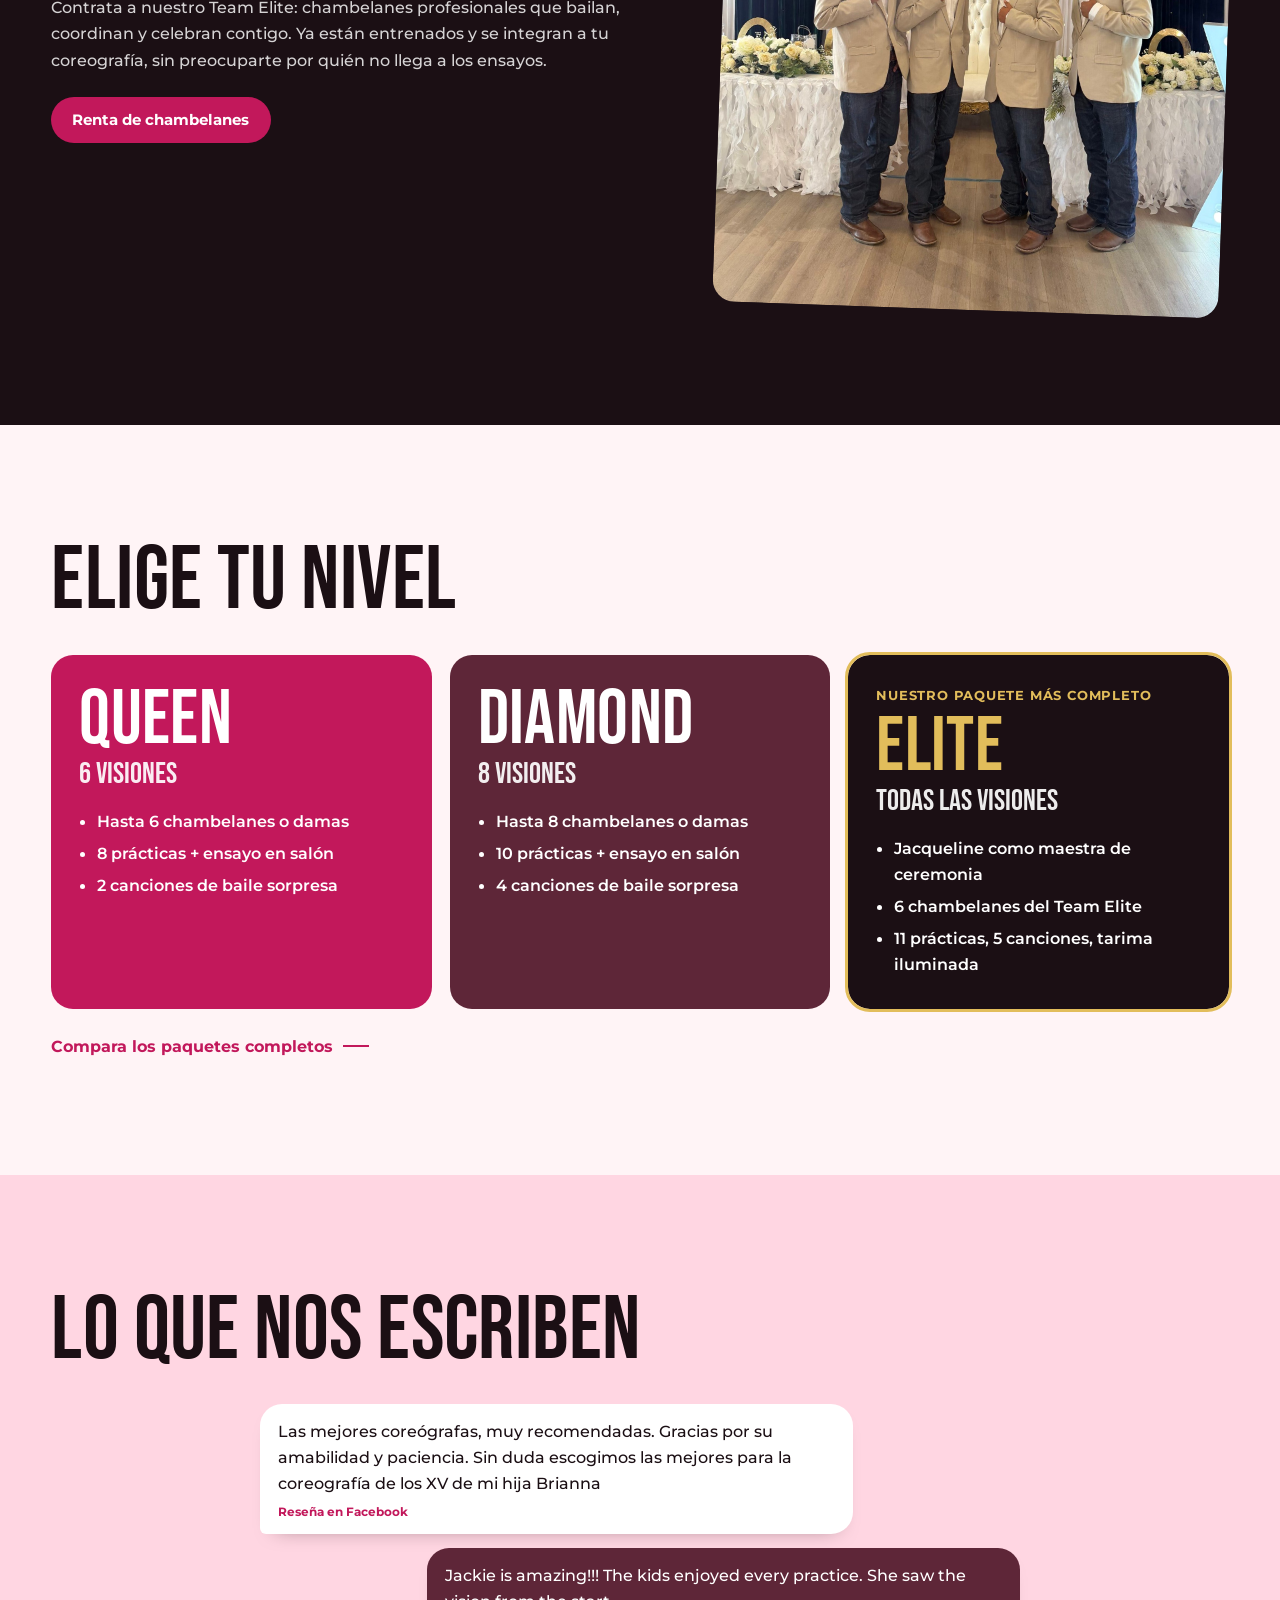
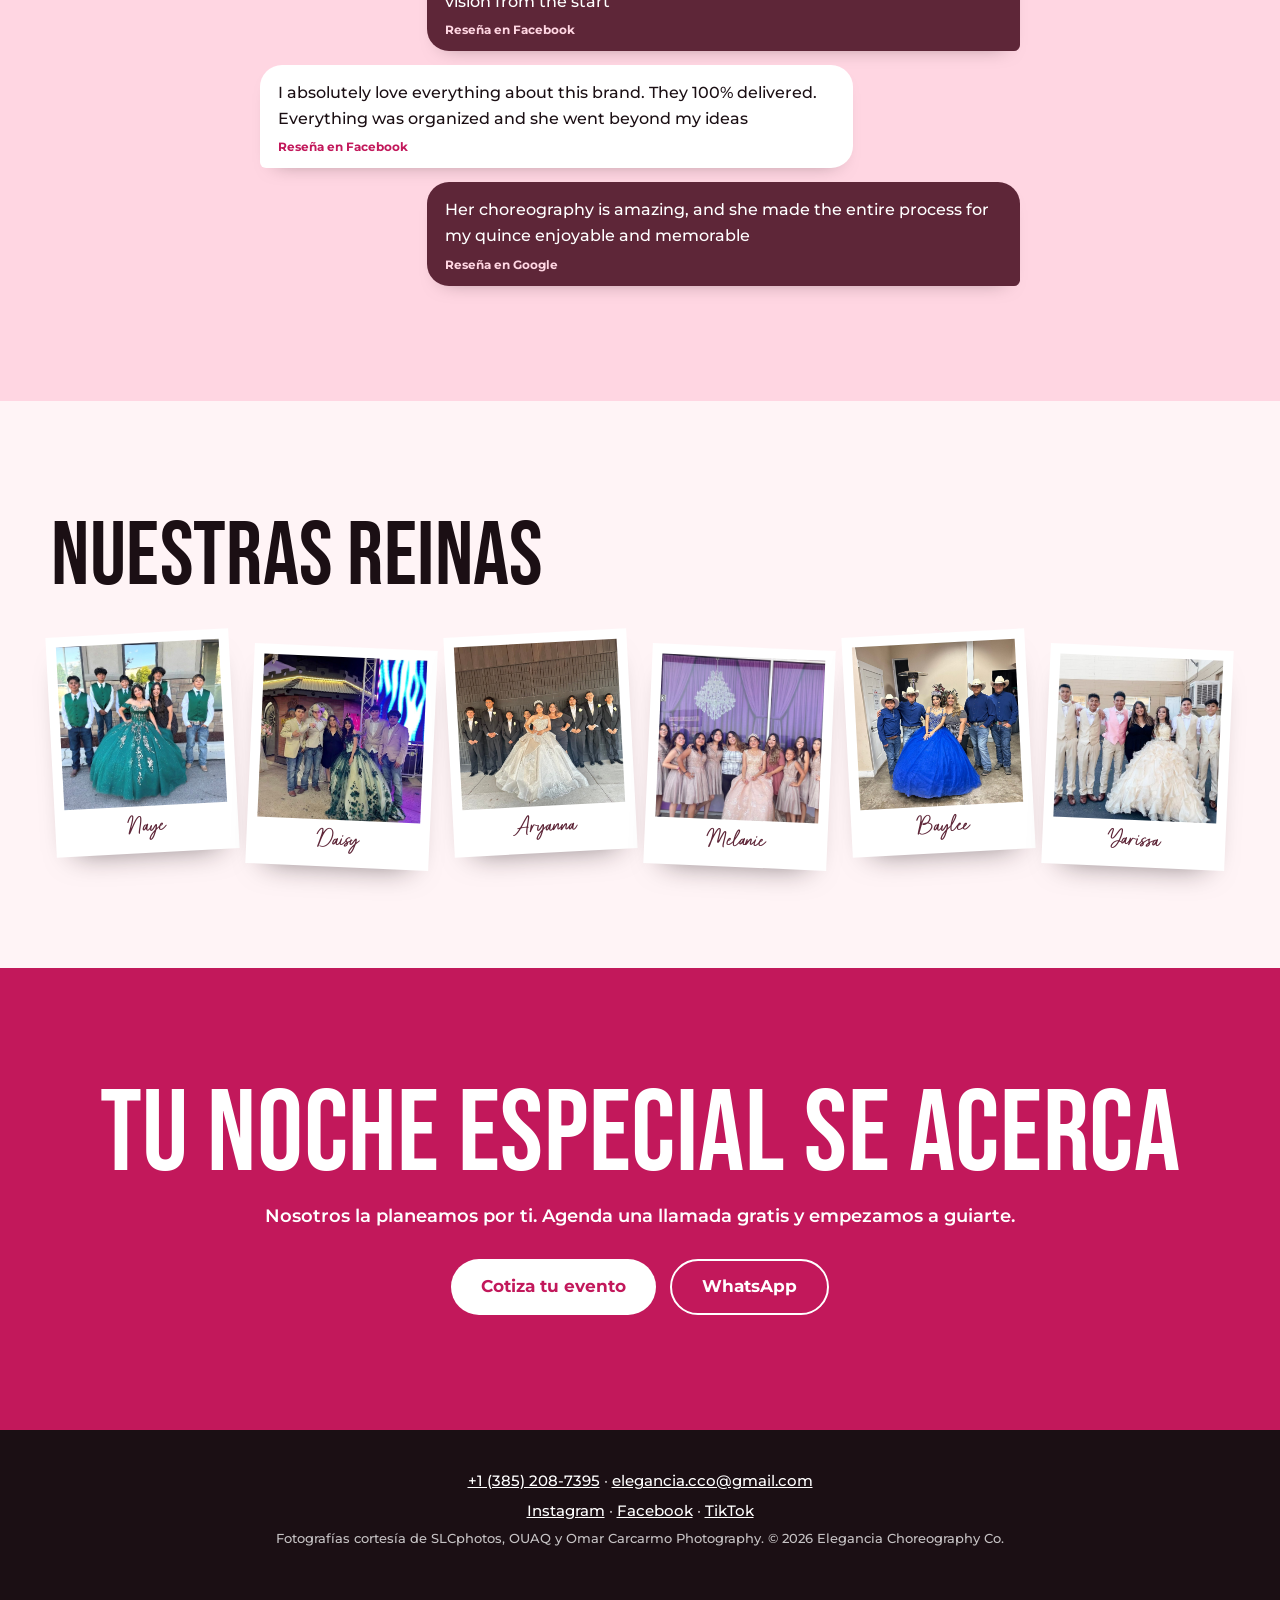
<file: preview/g/index.html>
<!doctype html>
<html lang="es">
<head><meta name="robots" content="noindex,nofollow">
<meta charset="utf-8">
<meta name="viewport" content="width=device-width, initial-scale=1, viewport-fit=cover">
<title>Opción G · Baile sorpresa | Elegancia Choreography Co</title>
<meta name="description" content="Coreografía y coordinación de quinceañeras en Utah. Vals, baile sorpresa, chambelanes y ceremonia: diseñamos cada momento de tu noche.">
<link rel="preconnect" href="https://fonts.googleapis.com"><link rel="preconnect" href="https://fonts.gstatic.com" crossorigin>
<link href="https://fonts.googleapis.com/css2?family=Bebas+Neue&family=Montserrat:wght@500;600;700&display=swap" rel="stylesheet">
<link rel="stylesheet" href="../../preview/g/styles.css">
<script>document.documentElement.classList.add("js")</script>
</head>
<body>

<header class="hdr">
  <nav class="hdr-in" aria-label="Principal">
    <a class="hdr-logo" href="/" aria-label="Elegancia Choreography Co, inicio"><img src="../../wp-content/uploads/2026/01/Diseno-sin-titulo-6-768x326.png" alt="Elegancia Choreography Co" width="768" height="326"></a>
    <ul class="hdr-links">
      <li><a href="/quienes-somos/">Nosotros</a></li><li><a href="/servicios/">Servicios</a></li><li><a href="#paquetes">Paquetes</a></li><li><a href="#crew">Chambelanes</a></li><li><a href="/preguntas-frecuentes/">FAQ</a></li><li><a href="/en/" lang="en">EN</a></li>
    </ul>
    <a class="pill" href="/paquetes/#contacto">Cotiza tu evento</a>
    <details class="mmenu"><summary>Menú</summary><ul>
      <li><a href="/">Inicio</a></li><li><a href="/quienes-somos/">¿Quiénes somos?</a></li><li><a href="/servicios/">Servicios</a></li><li><a href="/renta-de-chambelanes/">Renta de chambelanes</a></li><li><a href="/paquetes/">Paquetes</a></li><li><a href="/links/">Links</a></li><li><a href="/preguntas-frecuentes/">FAQ</a></li><li><a href="/en/" lang="en">English</a></li></ul></details>
  </nav>
</header>

<main>
  <section class="hero">
    <h1 class="mega">
      <span class="w w1">Hacemos</span>
      <span class="w w2">tu visión</span>
      <span class="w w3">una realidad</span>
    </h1>
    <p class="sticker">Believe in Yourself</p>
    <div class="collage" aria-hidden="false">
      <img class="ph p1" src="../../wp-content/uploads/2026/04/elegancia-pagina-1-1536x1024.jpg" alt="Chambelanes arrodillados durante la coreografía" fetchpriority="high">
      <img class="ph p2" src="../../wp-content/uploads/2026/03/IMG_0086-scaled.jpeg" alt="Chambelanes levantando el vestido de la quinceañera en el escenario">
      <img class="ph p3" src="../../wp-content/uploads/2026/04/IMG_1396-scaled.jpeg" alt="Quinceañera y su corte en una pista iluminada">
    </div>
    <div class="hero-foot">
      <p>Vals, baile sorpresa, chambelanes y ceremonia para quinceañeras en Utah. Más de 14 años y más de 120 eventos.</p>
      <a class="pill pill-big" href="/paquetes/#contacto">Cotiza tu evento</a>
    </div>
  </section>

  <div class="ticker" aria-label="Visiones que coreografiamos">
    <div class="ticker-track">
      <span>Entrada espectacular</span><span>Vals principal</span><span>Baile sorpresa</span><span>Coronación y brindis</span><span>Baile con papá y mamá</span><span>Pasando la corona</span><span>Presentación de silueta</span>
      <span aria-hidden="true">Entrada espectacular</span><span aria-hidden="true">Vals principal</span><span aria-hidden="true">Baile sorpresa</span><span aria-hidden="true">Coronación y brindis</span><span aria-hidden="true">Baile con papá y mamá</span><span aria-hidden="true">Pasando la corona</span><span aria-hidden="true">Presentación de silueta</span>
    </div>
  </div>

  <section class="watch">
    <div class="watch-text">
      <h2 class="reveal">Míralo en acción</h2>
      <p class="reveal">Diseñamos bailes únicos que reflejan tu personalidad: un vals elegante con tu corte de honor o un baile sorpresa dinámico con mezclas musicales personalizadas. Nuestras prácticas están hechas para que brilles con confianza y estilo.</p>
      <ul class="chips reveal">
        <li>Coreografía personalizada</li><li>Baile sorpresa</li><li>Coordinación de ceremonia</li><li>Asesoría de imagen</li>
      </ul>
    </div>
    <div class="watch-video reveal">
      <video preload="none" playsinline controls poster="../../wp-content/uploads/2026/03/IMG_0086-scaled.jpeg" aria-label="Video de Elegancia Choreography Co"><source src="../../wp-content/uploads/2025/11/promo-720.mp4" type="video/mp4"></video>
      <button class="play" type="button" aria-label="Reproducir video"><svg viewBox="0 0 24 24" aria-hidden="true"><path d="M8 5.5v13l11-6.5z"/></svg></button>
    </div>
  </section>

  <section class="jackie">
    <img class="reveal" src="../../wp-content/uploads/2026/04/jacky-3.jpg" alt="Jacqueline Carrillo con una corona sobre la cabeza" loading="lazy">
    <div>
      <p class="sticker sticker-in reveal">Hello Queens!</p>
      <h2 class="reveal">Soy Jackie, y voy a coreografiar tu noche</h2>
      <p class="reveal">Mi camino comenzó cuando coreografié la Quinceañera de mi mejor amiga. Más de 14 años después, he tenido el honor de ser parte de cientos de Quinceañeras. Paciencia con bailarines primerizos, atención al detalle y compromiso con la excelencia: así trabajamos.</p>
      <a class="arrow reveal" href="/quienes-somos/">Conoce al equipo</a>
    </div>
  </section>

  <section class="crew" id="crew">
    <div class="crew-text">
      <h2 class="reveal">¿Sin chambelanes? Te prestamos el crew</h2>
      <p class="reveal">Contrata a nuestro Team Elite: chambelanes profesionales que bailan, coordinan y celebran contigo. Ya están entrenados y se integran a tu coreografía, sin preocuparte por quién no llega a los ensayos.</p>
      <a class="pill reveal" href="/renta-de-chambelanes/">Renta de chambelanes</a>
    </div>
    <img class="crew-photo reveal" src="../../wp-content/uploads/2026/05/IMG_0052-scaled.jpeg" alt="El Team Elite de chambelanes con sacos color crema" loading="lazy">
  </section>

  <section class="levels" id="paquetes">
    <h2 class="reveal">Elige tu nivel</h2>
    <div class="levels-grid">
      <article class="lvl lvl-queen reveal">
        <h3>Queen</h3>
        <p class="lvl-big">6 Visiones</p>
        <ul><li>Hasta 6 chambelanes o damas</li><li>8 prácticas + ensayo en salón</li><li>2 canciones de baile sorpresa</li></ul>
      </article>
      <article class="lvl lvl-diamond reveal">
        <h3>Diamond</h3>
        <p class="lvl-big">8 Visiones</p>
        <ul><li>Hasta 8 chambelanes o damas</li><li>10 prácticas + ensayo en salón</li><li>4 canciones de baile sorpresa</li></ul>
      </article>
      <article class="lvl lvl-elite reveal">
        <p class="lvl-flag">Nuestro paquete más completo</p>
        <h3>Elite</h3>
        <p class="lvl-big">Todas las Visiones</p>
        <ul><li>Jacqueline como maestra de ceremonia</li><li>6 chambelanes del Team Elite</li><li>11 prácticas, 5 canciones, tarima iluminada</li></ul>
      </article>
    </div>
    <a class="arrow reveal" href="/paquetes/">Compara los paquetes completos</a>
  </section>

  <section class="chat">
    <h2 class="reveal">Lo que nos escriben</h2>
    <div class="bubbles">
      <p class="bubble reveal">Las mejores coreógrafas, muy recomendadas. Gracias por su amabilidad y paciencia. Sin duda escogimos las mejores para la coreografía de los XV de mi hija Brianna<span>Reseña en Facebook</span></p>
      <p class="bubble bubble-r reveal">Jackie is amazing!!! The kids enjoyed every practice. She saw the vision from the start<span>Reseña en Facebook</span></p>
      <p class="bubble reveal">I absolutely love everything about this brand. They 100% delivered. Everything was organized and she went beyond my ideas<span>Reseña en Facebook</span></p>
      <p class="bubble bubble-r reveal">Her choreography is amazing, and she made the entire process for my quince enjoyable and memorable<span>Reseña en Google</span></p>
    </div>
  </section>

  <section class="polaroids">
    <h2 class="reveal">Nuestras reinas</h2>
    <div class="pol-grid">
      <figure class="reveal"><img src="../../wp-content/uploads/2025/12/IMG_9378.jpg" alt="Naye con su corte de honor" loading="lazy"><figcaption>Naye</figcaption></figure>
      <figure class="reveal"><img src="../../wp-content/uploads/2025/12/IMG_9379.jpg" alt="Daisy con su corte de honor" loading="lazy"><figcaption>Daisy</figcaption></figure>
      <figure class="reveal"><img src="../../wp-content/uploads/2025/12/IMG_4910-scaled.jpeg" alt="Aryanna con su corte de honor" loading="lazy"><figcaption>Aryanna</figcaption></figure>
      <figure class="reveal"><img src="../../wp-content/uploads/2025/12/IMG_4166-scaled.jpeg" alt="Melanie con sus damas" loading="lazy"><figcaption>Melanie</figcaption></figure>
      <figure class="reveal"><img src="../../wp-content/uploads/2025/12/IMG_0324-scaled.jpeg" alt="Baylee con sus chambelanes" loading="lazy"><figcaption>Baylee</figcaption></figure>
      <figure class="reveal"><img src="../../wp-content/uploads/2025/11/IMG_2912-1.jpeg" alt="Yarissa con su corte de honor" loading="lazy"><figcaption>Yarissa</figcaption></figure>
    </div>
  </section>

  <section class="last">
    <h2 class="reveal">Tu noche especial se acerca</h2>
    <p class="reveal">Nosotros la planeamos por ti. Agenda una llamada gratis y empezamos a guiarte.</p>
    <div class="last-actions reveal">
      <a class="pill pill-big pill-light" href="/paquetes/#contacto">Cotiza tu evento</a>
      <a class="pill pill-big pill-ghost" href="https://wa.me/13852087395" target="_blank" rel="noopener">WhatsApp</a>
    </div>
  </section>
</main>

<footer class="ftr">
  <p><a href="tel:+13852087395">+1 (385) 208-7395</a> · <a href="mailto:elegancia.cco@gmail.com">elegancia.cco@gmail.com</a></p>
  <p><a href="https://www.instagram.com/elegancia_choreography_co/" target="_blank" rel="noopener">Instagram</a> · <a href="https://www.facebook.com/profile.php?id=61550589223831" target="_blank" rel="noopener">Facebook</a> · <a href="https://www.tiktok.com/@elegancia.choreo.co" target="_blank" rel="noopener">TikTok</a></p>
  <p class="small">Fotografías cortesía de SLCphotos, OUAQ y Omar Carcarmo Photography. © 2026 Elegancia Choreography Co.</p>
</footer>

<script src="../../preview/g/main.js" defer></script>
<style>/* Preview-only option switcher (never part of a design option). */
.opt-switch {
  position: fixed; left: 50%; bottom: 16px; translate: -50% 0; z-index: 2147483000;
  display: flex; align-items: center; gap: 2px; padding: 4px;
  background: rgb(28 14 20 / 0.88); -webkit-backdrop-filter: blur(10px); backdrop-filter: blur(10px);
  border-radius: 999px; box-shadow: 0 10px 30px -10px rgb(0 0 0 / 0.5);
  font: 500 13px/1 system-ui, -apple-system, "Segoe UI", sans-serif; color: #fff;
}
.opt-switch a {
  display: grid; place-items: center; min-width: 36px; height: 32px; padding: 0 12px;
  border-radius: 999px; color: rgb(255 255 255 / 0.75); text-decoration: none; white-space: nowrap;
}
.opt-switch a:hover { color: #fff; background: rgb(255 255 255 / 0.1); }
.opt-switch a[aria-current="page"] { background: #f9e0e2; color: #5e2638; }
.opt-switch .opt-name { padding: 0 10px 0 12px; color: rgb(255 255 255 / 0.6); }
.em-has-bar .opt-switch, body.opt-has-bar .opt-switch { bottom: 84px; }
@media (max-width: 767px) {
  .opt-switch .opt-name { display: none; }
  .opt-switch a { min-width: 30px; padding: 0 8px; }
}
</style><script>// Preview-only option switcher (never part of a design option).
(() => {
  const OPTIONS = [
    ['current', 'Actual', 'El sitio publicado hoy'],
    ['a', 'A', 'Pulido'],
    ['b', 'B', 'Álbum de XV'],
    ['c', 'C', 'Cotiza primero'],
    ['d', 'D', 'Noche de gala'],
    ['e', 'E', 'Revista'],
    ['f', 'F', 'Invitación'],
    ['g', 'G', 'Baile sorpresa'],
    ['h', 'H', 'Alta costura'],
  ];
  const here = (location.pathname.match(/\/preview\/([a-z]+)/) || [])[1];
  if (here === 'expo') return; // the expo page is not a home option
  const nav = document.createElement('nav');
  nav.className = 'opt-switch';
  nav.setAttribute('aria-label', 'Opciones de diseño');
  const current = OPTIONS.find(([k]) => k === here);
  nav.innerHTML = `<span class="opt-name">${current ? current[2] : ''}</span>` + OPTIONS.map(([k, label, name]) =>
    `<a href="../${k}/" title="${name}"${k === here ? ' aria-current="page"' : ''}>${label}</a>`).join('');
  const add = () => document.body.append(nav);
  document.readyState === 'loading' ? document.addEventListener('DOMContentLoaded', add) : add();
})();
</script></body>
</html>
</file>
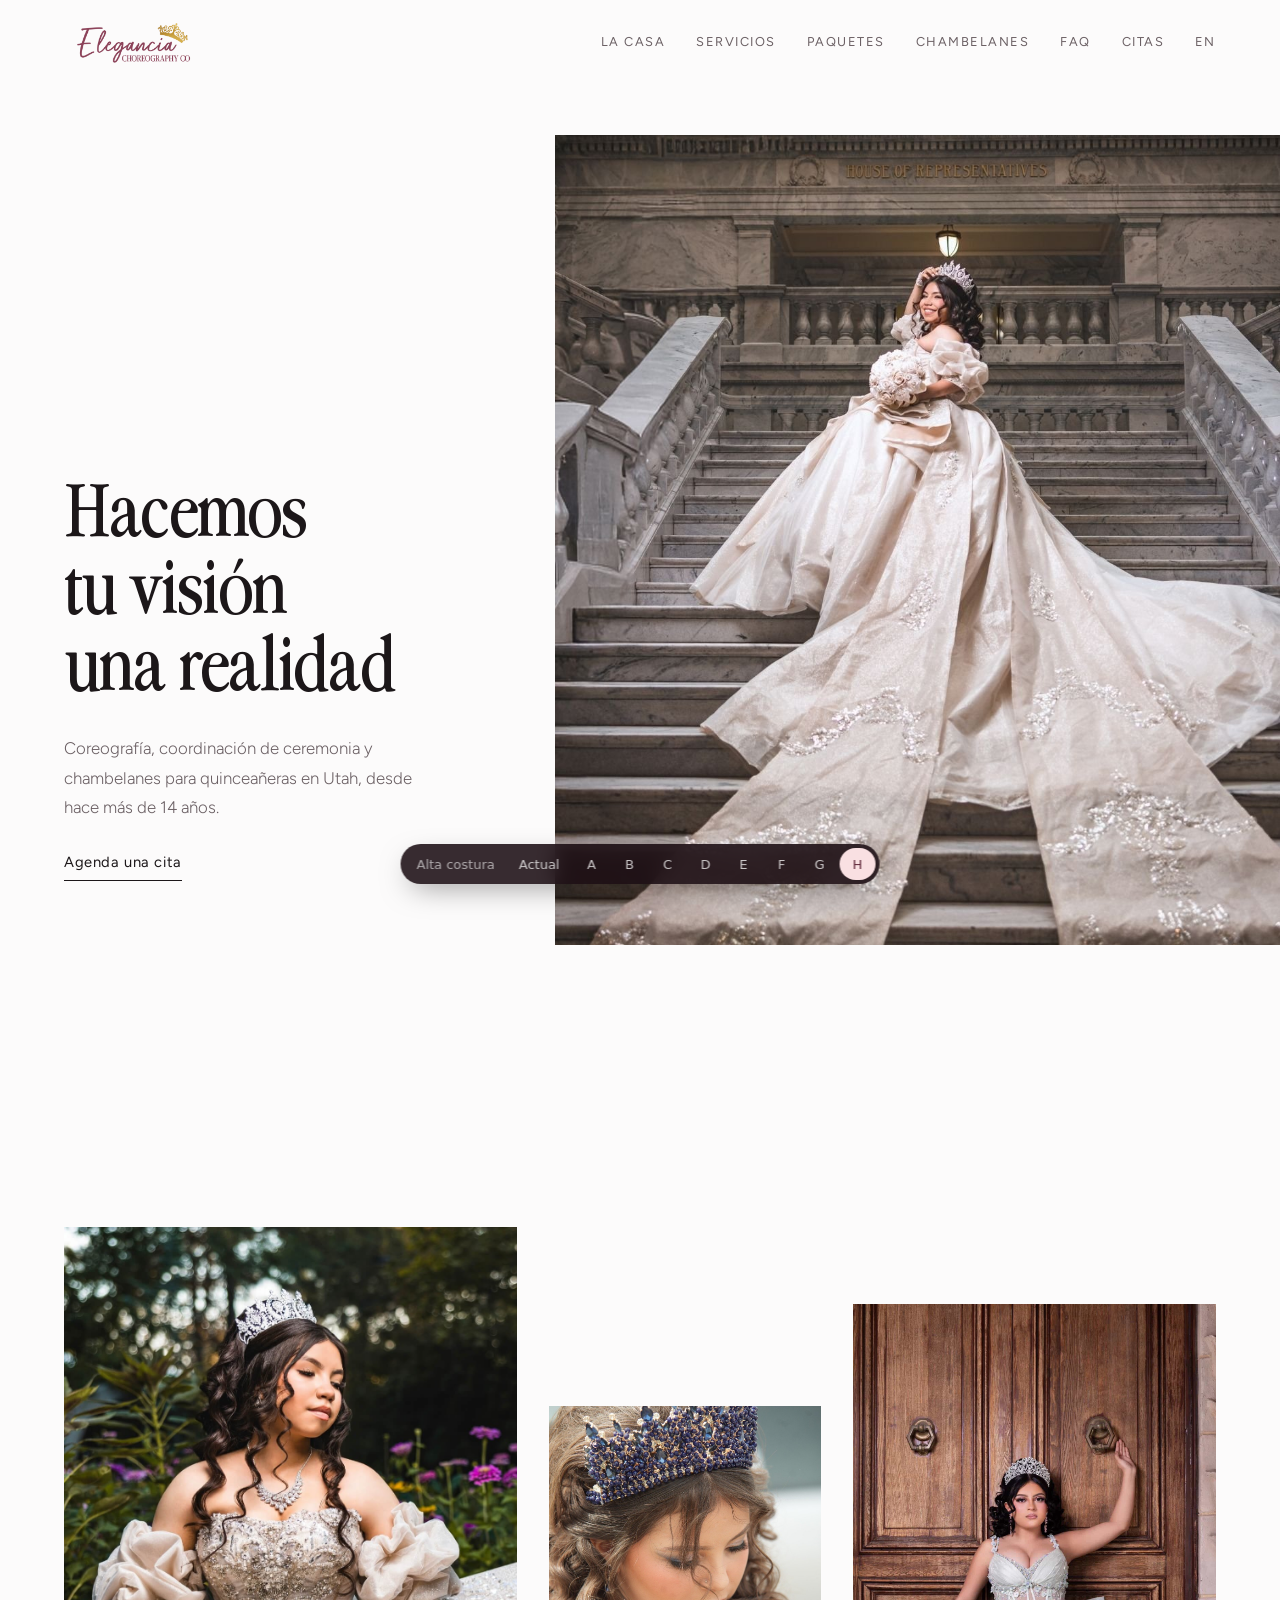
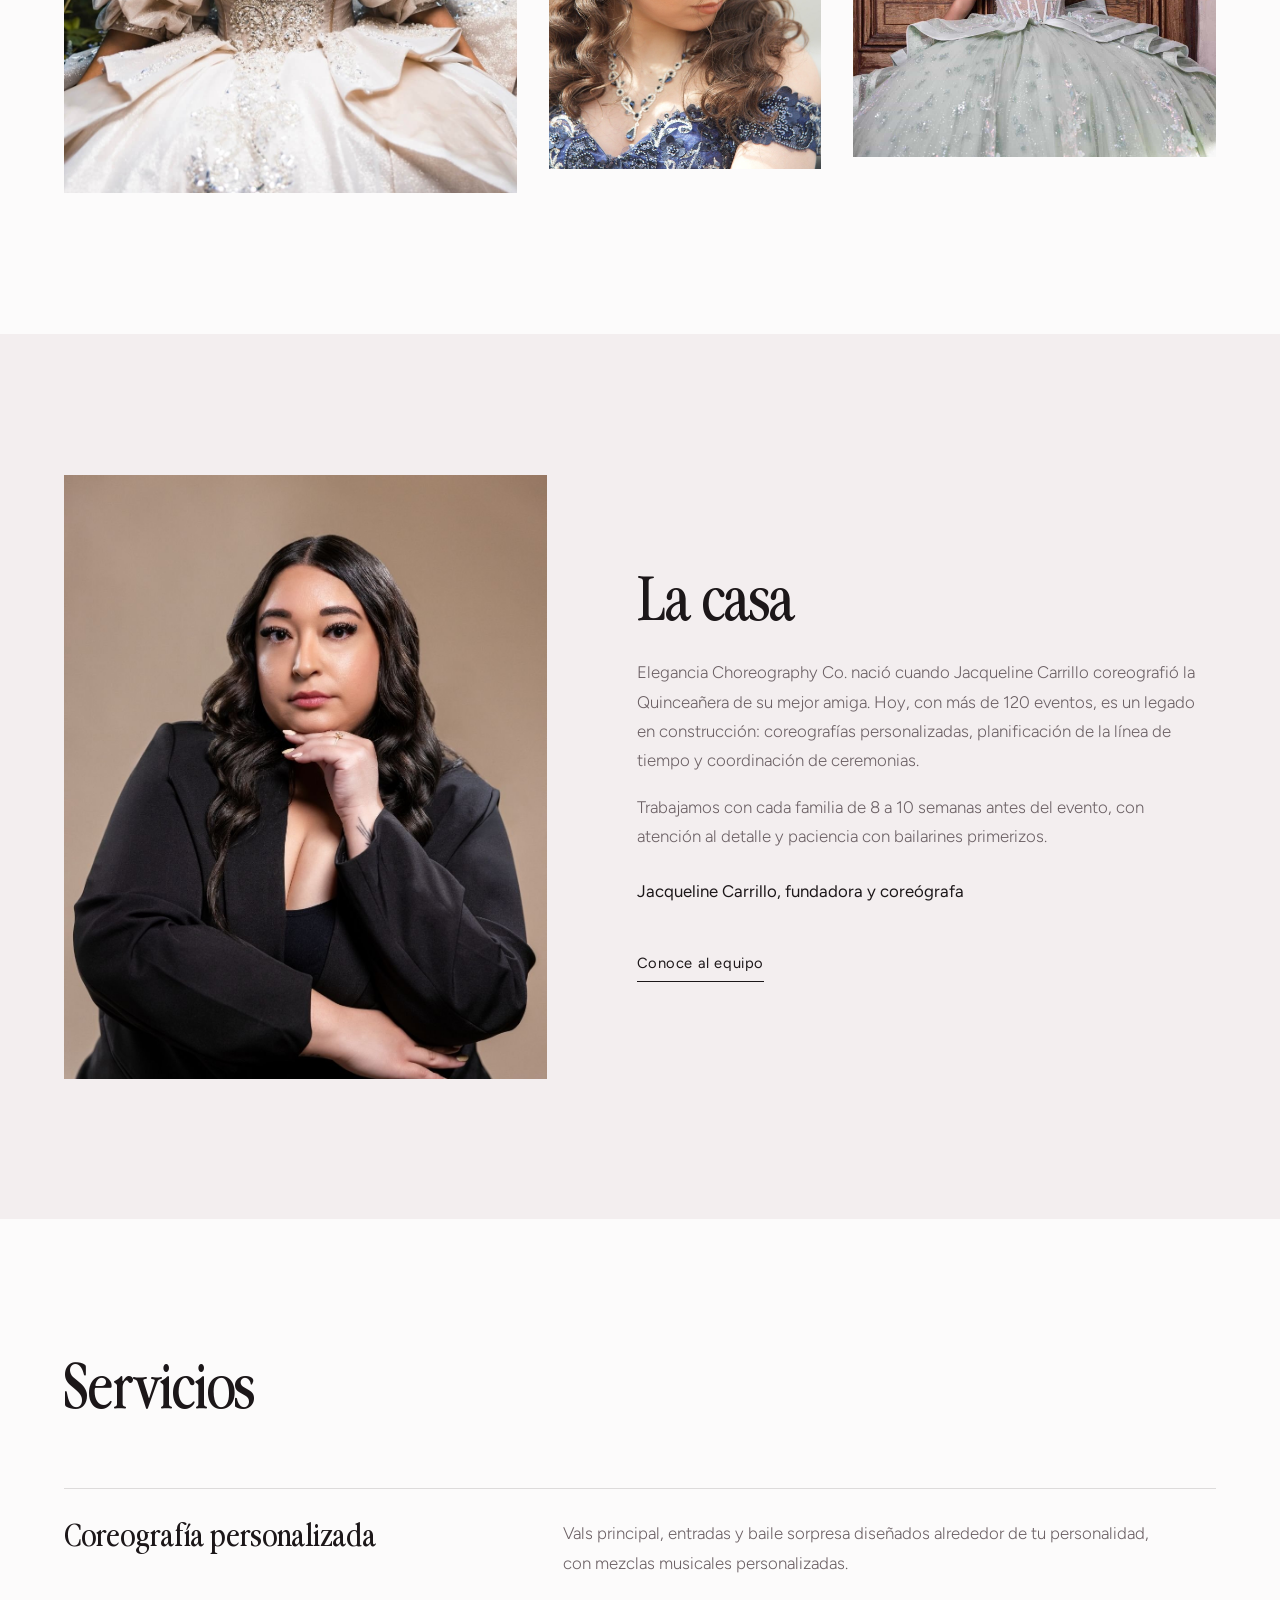
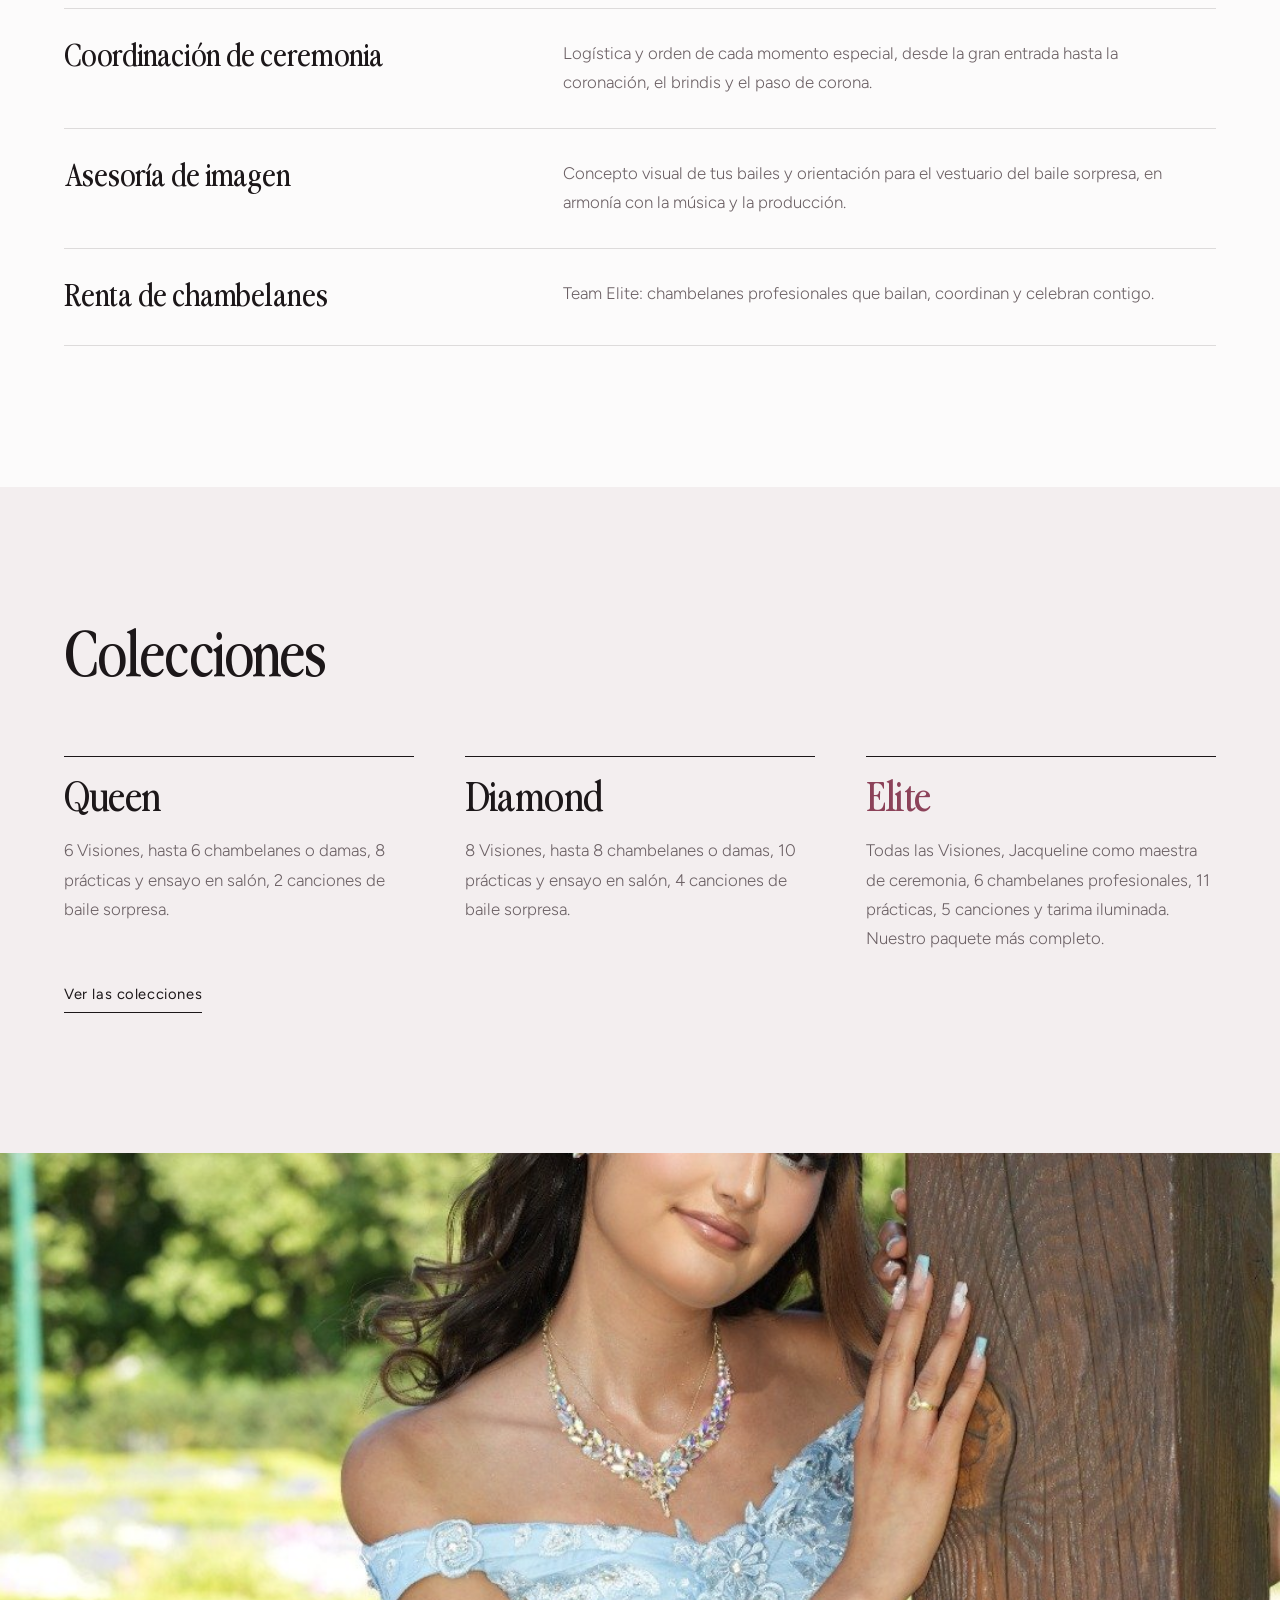
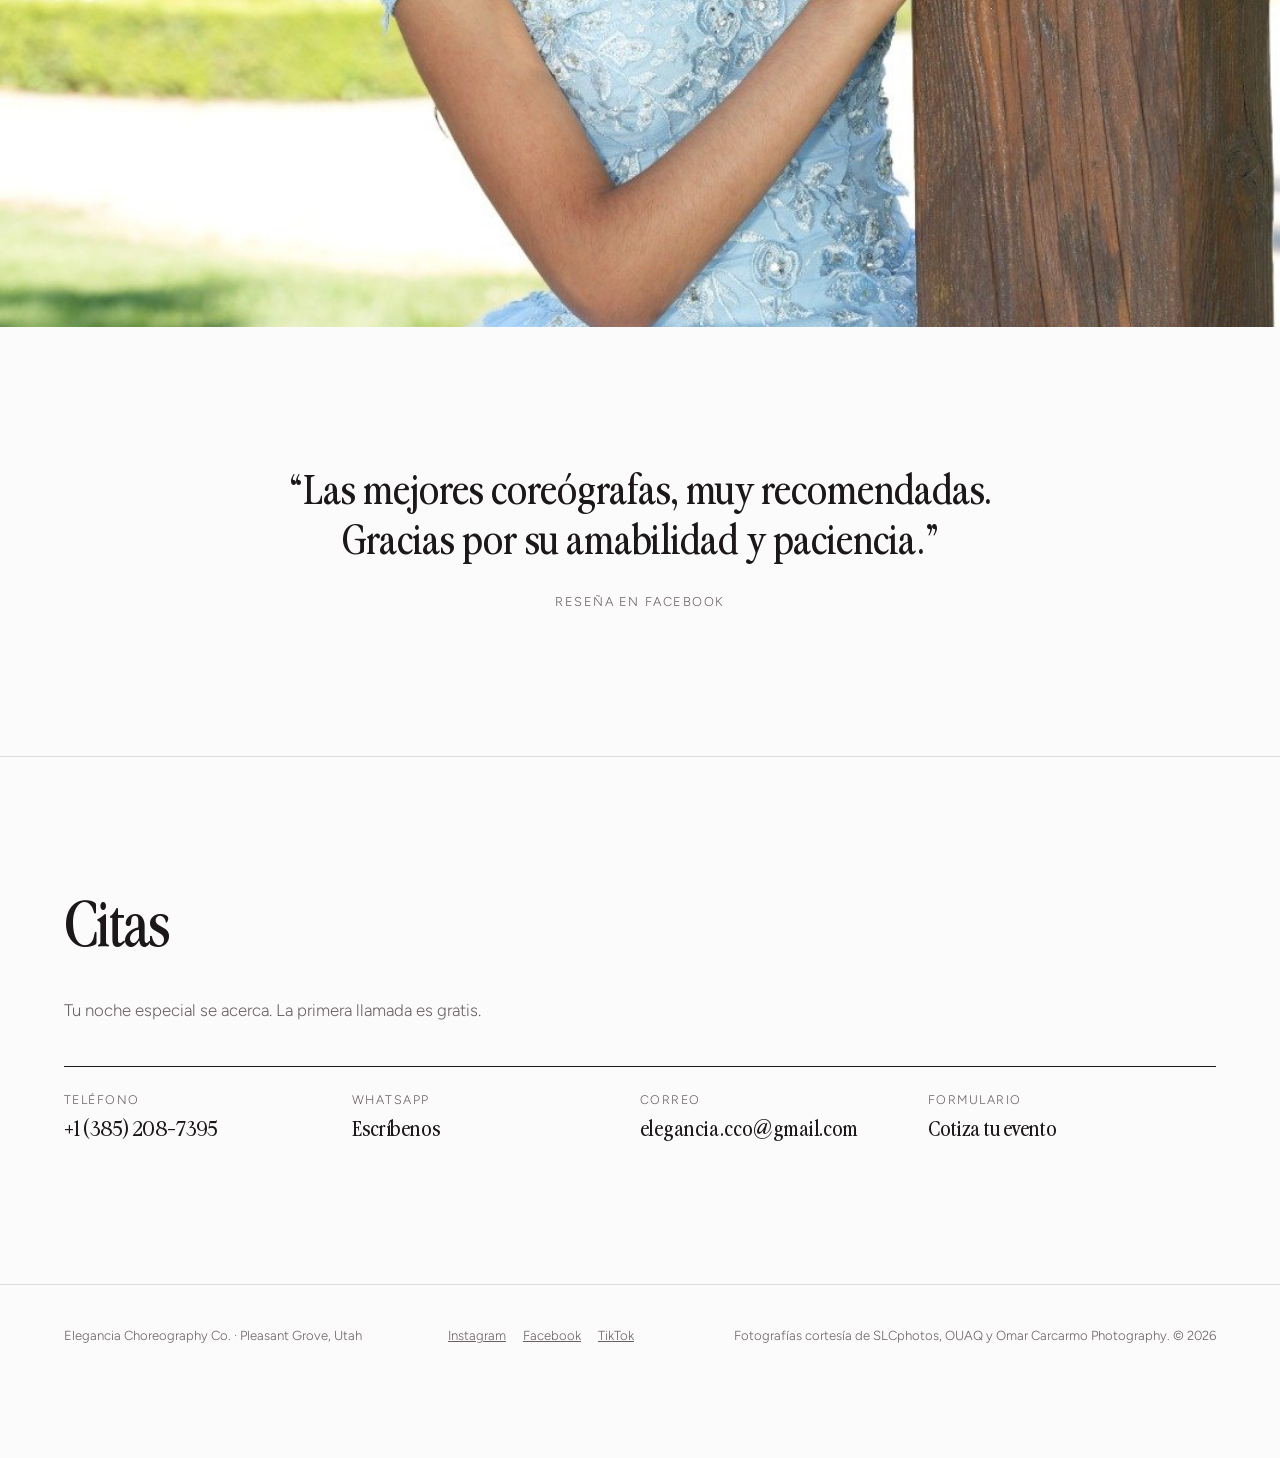
<file: preview/h/index.html>
<!doctype html>
<html lang="es">
<head><meta name="robots" content="noindex,nofollow">
<meta charset="utf-8">
<meta name="viewport" content="width=device-width, initial-scale=1, viewport-fit=cover">
<title>Opción H · Alta costura | Elegancia Choreography Co</title>
<meta name="description" content="Coreografía y coordinación de quinceañeras en Utah. Diseñamos cada vals, ceremonia y baile sorpresa con emoción, estilo y elegancia.">
<link rel="preconnect" href="https://fonts.googleapis.com"><link rel="preconnect" href="https://fonts.gstatic.com" crossorigin>
<link href="https://fonts.googleapis.com/css2?family=Figtree:wght@300;400;500&display=swap" rel="stylesheet">
<link rel="preload" as="image" href="../../wp-content/uploads/2026/04/hero-vert-3.jpg">
<link rel="stylesheet" href="../../preview/h/styles.css">
<script>document.documentElement.classList.add("js")</script>
</head>
<body>

<header class="hd">
  <a class="hd-logo" href="/" aria-label="Elegancia Choreography Co, inicio"><img src="../../wp-content/uploads/2025/11/41eb0abb-ac77-4742-9a62-0f8996f45d7c-1024x311.png" alt="Elegancia Choreography Co" width="1024" height="311"></a>
  <nav class="hd-nav" aria-label="Principal">
    <a href="/quienes-somos/">La casa</a><a href="/servicios/">Servicios</a><a href="#colecciones">Paquetes</a><a href="/renta-de-chambelanes/">Chambelanes</a><a href="/preguntas-frecuentes/">FAQ</a><a href="#citas">Citas</a><a href="/en/" lang="en">EN</a>
  </nav>
  <details class="mmenu"><summary>Menú</summary><ul>
    <li><a href="/">Inicio</a></li><li><a href="/quienes-somos/">¿Quiénes somos?</a></li><li><a href="/servicios/">Servicios</a></li><li><a href="/renta-de-chambelanes/">Renta de chambelanes</a></li><li><a href="/paquetes/">Paquetes</a></li><li><a href="/links/">Links</a></li><li><a href="/preguntas-frecuentes/">FAQ</a></li><li><a href="/en/" lang="en">English</a></li></ul></details>
</header>

<main>
  <section class="open">
    <div class="open-text">
      <h1>Hacemos tu visión una realidad</h1>
      <p>Coreografía, coordinación de ceremonia y chambelanes para quinceañeras en Utah, desde hace más de 14 años.</p>
      <a class="u" href="#citas">Agenda una cita</a>
    </div>
    <figure class="open-img"><img class="slow" src="../../wp-content/uploads/2026/04/hero-vert-3.jpg" alt="Quinceañera con vestido de cola larga extendida sobre la escalinata de mármol del Capitolio" width="1067" height="1600" fetchpriority="high"></figure>
  </section>

  <section class="trio">
    <figure class="t-a"><img class="slow" src="../../wp-content/uploads/2026/03/DIAMOND1-2.jpg" alt="Quinceañera con vestido de pedrería en un jardín" loading="lazy"></figure>
    <figure class="t-b"><img class="slow" src="../../wp-content/uploads/2026/04/IMG_6378.jpeg" alt="Detalle de la corona y el peinado de una quinceañera" loading="lazy"></figure>
    <figure class="t-c"><img class="slow" src="../../wp-content/uploads/2026/04/CB3874A2-CC23-4BB8-B450-FBF3254A0D7F.jpeg" alt="Quinceañera con vestido verde frente a una puerta de madera tallada" loading="lazy"></figure>
  </section>

  <section class="house">
    <figure><img class="slow" src="../../wp-content/uploads/2026/04/jacky-4.jpg" alt="Jacqueline Carrillo, fundadora" loading="lazy"></figure>
    <div class="house-text">
      <h2>La casa</h2>
      <p>Elegancia Choreography Co. nació cuando Jacqueline Carrillo coreografió la Quinceañera de su mejor amiga. Hoy, con más de 120 eventos, es un legado en construcción: coreografías personalizadas, planificación de la línea de tiempo y coordinación de ceremonias.</p>
      <p>Trabajamos con cada familia de 8 a 10 semanas antes del evento, con atención al detalle y paciencia con bailarines primerizos.</p>
      <p class="sign">Jacqueline Carrillo, fundadora y coreógrafa</p>
      <a class="u" href="/quienes-somos/">Conoce al equipo</a>
    </div>
  </section>

  <section class="index">
    <h2>Servicios</h2>
    <dl>
      <div><dt>Coreografía personalizada</dt><dd>Vals principal, entradas y baile sorpresa diseñados alrededor de tu personalidad, con mezclas musicales personalizadas.</dd></div>
      <div><dt>Coordinación de ceremonia</dt><dd>Logística y orden de cada momento especial, desde la gran entrada hasta la coronación, el brindis y el paso de corona.</dd></div>
      <div><dt>Asesoría de imagen</dt><dd>Concepto visual de tus bailes y orientación para el vestuario del baile sorpresa, en armonía con la música y la producción.</dd></div>
      <div><dt>Renta de chambelanes</dt><dd>Team Elite: chambelanes profesionales que bailan, coordinan y celebran contigo.</dd></div>
    </dl>
  </section>

  <section class="collections" id="colecciones">
    <h2>Colecciones</h2>
    <div class="col-grid">
      <article><h3>Queen</h3><p>6 Visiones, hasta 6 chambelanes o damas, 8 prácticas y ensayo en salón, 2 canciones de baile sorpresa.</p></article>
      <article><h3>Diamond</h3><p>8 Visiones, hasta 8 chambelanes o damas, 10 prácticas y ensayo en salón, 4 canciones de baile sorpresa.</p></article>
      <article><h3>Elite</h3><p>Todas las Visiones, Jacqueline como maestra de ceremonia, 6 chambelanes profesionales, 11 prácticas, 5 canciones y tarima iluminada. Nuestro paquete más completo.</p></article>
    </div>
    <a class="u" href="/paquetes/">Ver las colecciones</a>
  </section>

  <figure class="wide"><img class="slow" src="../../wp-content/uploads/2026/04/IMG_6380.jpeg" alt="Quinceañera con vestido azul junto a un árbol" loading="lazy"></figure>

  <section class="word">
    <blockquote>
      <p>“Las mejores coreógrafas, muy recomendadas. Gracias por su amabilidad y paciencia.”</p>
      <cite>Reseña en Facebook</cite>
    </blockquote>
  </section>

  <section class="appointments" id="citas">
    <h2>Citas</h2>
    <p class="lead">Tu noche especial se acerca. La primera llamada es gratis.</p>
    <ul>
      <li><span>Teléfono</span><a href="tel:+13852087395">+1 (385) 208-7395</a></li>
      <li><span>WhatsApp</span><a href="https://wa.me/13852087395" target="_blank" rel="noopener">Escríbenos</a></li>
      <li><span>Correo</span><a href="mailto:elegancia.cco@gmail.com">elegancia.cco@gmail.com</a></li>
      <li><span>Formulario</span><a href="/paquetes/#contacto">Cotiza tu evento</a></li>
    </ul>
  </section>
</main>

<footer class="ft">
  <p>Elegancia Choreography Co. · Pleasant Grove, Utah</p>
  <p><a href="https://www.instagram.com/elegancia_choreography_co/" target="_blank" rel="noopener">Instagram</a> <a href="https://www.facebook.com/profile.php?id=61550589223831" target="_blank" rel="noopener">Facebook</a> <a href="https://www.tiktok.com/@elegancia.choreo.co" target="_blank" rel="noopener">TikTok</a></p>
  <p>Fotografías cortesía de SLCphotos, OUAQ y Omar Carcarmo Photography. © 2026</p>
</footer>

<script src="../../preview/h/main.js" defer></script>
<style>/* Preview-only option switcher (never part of a design option). */
.opt-switch {
  position: fixed; left: 50%; bottom: 16px; translate: -50% 0; z-index: 2147483000;
  display: flex; align-items: center; gap: 2px; padding: 4px;
  background: rgb(28 14 20 / 0.88); -webkit-backdrop-filter: blur(10px); backdrop-filter: blur(10px);
  border-radius: 999px; box-shadow: 0 10px 30px -10px rgb(0 0 0 / 0.5);
  font: 500 13px/1 system-ui, -apple-system, "Segoe UI", sans-serif; color: #fff;
}
.opt-switch a {
  display: grid; place-items: center; min-width: 36px; height: 32px; padding: 0 12px;
  border-radius: 999px; color: rgb(255 255 255 / 0.75); text-decoration: none; white-space: nowrap;
}
.opt-switch a:hover { color: #fff; background: rgb(255 255 255 / 0.1); }
.opt-switch a[aria-current="page"] { background: #f9e0e2; color: #5e2638; }
.opt-switch .opt-name { padding: 0 10px 0 12px; color: rgb(255 255 255 / 0.6); }
.em-has-bar .opt-switch, body.opt-has-bar .opt-switch { bottom: 84px; }
@media (max-width: 767px) {
  .opt-switch .opt-name { display: none; }
  .opt-switch a { min-width: 30px; padding: 0 8px; }
}
</style><script>// Preview-only option switcher (never part of a design option).
(() => {
  const OPTIONS = [
    ['current', 'Actual', 'El sitio publicado hoy'],
    ['a', 'A', 'Pulido'],
    ['b', 'B', 'Álbum de XV'],
    ['c', 'C', 'Cotiza primero'],
    ['d', 'D', 'Noche de gala'],
    ['e', 'E', 'Revista'],
    ['f', 'F', 'Invitación'],
    ['g', 'G', 'Baile sorpresa'],
    ['h', 'H', 'Alta costura'],
  ];
  const here = (location.pathname.match(/\/preview\/([a-z]+)/) || [])[1];
  if (here === 'expo') return; // the expo page is not a home option
  const nav = document.createElement('nav');
  nav.className = 'opt-switch';
  nav.setAttribute('aria-label', 'Opciones de diseño');
  const current = OPTIONS.find(([k]) => k === here);
  nav.innerHTML = `<span class="opt-name">${current ? current[2] : ''}</span>` + OPTIONS.map(([k, label, name]) =>
    `<a href="../${k}/" title="${name}"${k === here ? ' aria-current="page"' : ''}>${label}</a>`).join('');
  const add = () => document.body.append(nav);
  document.readyState === 'loading' ? document.addEventListener('DOMContentLoaded', add) : add();
})();
</script></body>
</html>
</file>
<file: preview/b/styles.css>
/* Option B · Álbum de XV. The home page as the printed program of a quinceañera night:
   a cover, a dedication from Jackie, the program of moments, the editions (packages), the album.
   Brand fonts: The Picnic Club (display) + Gastela (script); EB Garamond for reading text, the
   book face of a printed program. Wine on blush paper, gold only as hairline rules. */

@font-face { font-family: "Picnic"; src: url("../../wp-content/uploads/2026/01/ThePicnicClub-Regular.ttf") format("truetype"); font-display: swap; }
@font-face { font-family: "Gastela"; src: url("../../wp-content/uploads/2026/01/Gastela-Regular.ttf") format("truetype"); font-display: swap; }

:root {
  --paper: #fdf6f5;
  --paper-2: #f9e8e9;
  --ink: #3a1724;
  --ink-2: #6e4452;
  --wine: #8c4259;
  --wine-deep: #5e2638;
  --gold: #b8923a;
  --rule: rgb(140 66 89 / 0.22);
  --display: "Picnic", "Bodoni Moda", serif;
  --script: "Gastela", cursive;
  --text: "EB Garamond", Garamond, serif;
  --out: cubic-bezier(0.23, 1, 0.32, 1);
  --gutter: clamp(20px, 5vw, 64px);
}

* { box-sizing: border-box; }
html { -webkit-text-size-adjust: 100%; }
body { margin: 0; background: var(--paper); color: var(--ink); font: 400 1.2rem/1.6 var(--text); }
img { display: block; max-width: 100%; height: auto; }
a { color: inherit; }
::selection { background: var(--wine); color: var(--paper); }
:focus-visible { outline: 2px solid var(--wine); outline-offset: 3px; }
h1, h2, h3 { font-family: var(--display); font-weight: 400; margin: 0; line-height: 1.02; letter-spacing: -0.01em; text-wrap: balance; }
.script { font-family: var(--script); color: var(--wine); font-weight: 400; }

.btn {
  display: inline-flex; align-items: center; justify-content: center; min-height: 52px; padding: 0 1.8em;
  background: var(--wine); color: #fff; text-decoration: none; border-radius: 999px;
  font: 500 1.05rem/1 var(--text); letter-spacing: 0.02em;
  transition: background-color 0.25s ease, translate 0.25s var(--out), scale 0.16s var(--out);
}
.btn:hover { background: var(--wine-deep); }
.btn:active { scale: 0.97; }
.btn-light { background: var(--paper); color: var(--wine-deep); }
.btn-light:hover { background: #fff; }
.link { display: inline-block; color: var(--wine); font-style: italic; text-decoration: underline; text-decoration-thickness: 1px; text-underline-offset: 0.3em; }
.link-light { color: var(--paper); }

/* Masthead */
.mast { position: sticky; top: 0; z-index: 50; background: rgb(253 246 245 / 0.94); backdrop-filter: blur(8px); border-bottom: 1px solid var(--rule); }
.mast-in { display: grid; grid-template-columns: 1fr auto 1fr; align-items: center; gap: 24px; padding: 10px var(--gutter); max-width: 1440px; margin: 0 auto; position: relative; }
.mast-logo img { height: 58px; width: auto; }
.mast-links { display: flex; gap: clamp(14px, 2vw, 32px); list-style: none; margin: 0; padding: 0; font-size: 1.05rem; }
.mast-links a { text-decoration: none; }
.mast-links a:hover { color: var(--wine); }
.mast-right { justify-content: flex-end; align-items: center; }
.mast-cta { color: var(--wine) !important; font-style: italic; border-bottom: 1px solid currentColor; }
.mast-lang { position: absolute; right: 8px; top: 4px; font-size: 0.75rem; letter-spacing: 0.08em; text-decoration: none; color: var(--ink-2); }

/* Cover */
.cover { position: relative; min-height: min(100svh, 940px); display: grid; align-items: end; overflow: hidden; color: #fff; }
.cover-img { position: absolute; inset: 0; width: 100%; height: 100%; object-fit: cover; object-position: 50% 30%; animation: settle 2.4s var(--out) both; }
.cover::after { content: ""; position: absolute; inset: 0; background: linear-gradient(180deg, rgb(58 23 36 / 0) 35%, rgb(58 23 36 / 0.78) 100%); }
.cover-text { position: relative; z-index: 1; padding: 0 var(--gutter) clamp(40px, 7vw, 96px); max-width: 980px; }
.cover .script { color: #f9e0e2; font-size: clamp(1.8rem, 3vw, 2.6rem); margin: 0 0 0.2em; }
.cover h1 { font-size: clamp(3rem, 7vw, 6rem); }
.cover-sub { font-size: clamp(1.15rem, 1.6vw, 1.4rem); max-width: 34ch; margin: 1rem 0 1.8rem; color: rgb(255 255 255 / 0.9); }
@keyframes settle { from { scale: 1.08; } to { scale: 1; } }

/* Dedication */
.dedication { display: grid; grid-template-columns: 5fr 7fr; gap: clamp(32px, 6vw, 96px); align-items: center; padding: clamp(72px, 10vw, 140px) var(--gutter); max-width: 1320px; margin: 0 auto; }
.dedication-photo img { width: 100%; aspect-ratio: 4 / 5; object-fit: cover; object-position: 50% 15%; border: 10px solid #fff; box-shadow: 0 30px 60px -30px rgb(58 23 36 / 0.45); rotate: -1.5deg; }
.dedication-photo figcaption { margin-top: 18px; font-style: italic; color: var(--ink-2); font-size: 1rem; }
.dedication h2 { font-size: clamp(2.6rem, 5vw, 4.2rem); margin-bottom: 0.6em; }
.prose { max-width: 62ch; color: var(--ink-2); }
.prose p { margin: 0 0 1em; }
.dropcap::first-letter { float: left; font: 400 4.4em/0.8 var(--display); color: var(--wine); padding: 0.06em 0.08em 0 0; }
.signature { display: flex; flex-direction: column; margin: 1.6rem 0 1.4rem; }
.signature span:first-child { font-style: italic; color: var(--ink-2); }
.signature .script { font-size: clamp(2rem, 3.4vw, 2.8rem); line-height: 1.3; }

/* Statement */
.statement { border-block: 1px solid var(--rule); padding: clamp(56px, 8vw, 110px) var(--gutter); text-align: center; background: var(--paper-2); }
.statement p { margin: 0 auto; max-width: 22ch; font: 400 clamp(2.2rem, 4.6vw, 4.2rem)/1.08 var(--display); }
.statement em { font-style: normal; color: var(--wine); }

/* Program */
.program { padding: clamp(72px, 10vw, 140px) var(--gutter); max-width: 1320px; margin: 0 auto; }
.program-head { max-width: 760px; margin-bottom: clamp(40px, 6vw, 72px); }
.program-head h2 { font-size: clamp(2.6rem, 5vw, 4.4rem); }
.program-head p { color: var(--ink-2); margin: 1rem 0 0; max-width: 58ch; }
.program-body { display: grid; grid-template-columns: 6fr 5fr; gap: clamp(32px, 6vw, 90px); align-items: start; }
.program-list { list-style: none; counter-reset: v; margin: 0; padding: 0; }
.program-list li { counter-increment: v; display: grid; grid-template-columns: 3.2rem 1fr; column-gap: 1rem; padding: 18px 0; border-top: 1px solid var(--rule); }
.program-list li:last-child { border-bottom: 1px solid var(--rule); }
.program-list li::before { content: counter(v, upper-roman) "."; grid-row: span 2; font: 400 1.4rem/1.3 var(--display); color: var(--gold); }
.program-list .t { font: 400 clamp(1.5rem, 2.4vw, 2rem)/1.15 var(--display); }
.program-list .d { color: var(--ink-2); font-style: italic; font-size: 1.05rem; }
.program-photos { display: grid; gap: 24px; position: sticky; top: 100px; }
.program-photos img { width: 100%; object-fit: cover; border: 8px solid #fff; box-shadow: 0 24px 50px -28px rgb(58 23 36 / 0.45); }
.program-photos img:first-child { aspect-ratio: 4 / 5; rotate: 1.2deg; }
.program-photos img:last-child { aspect-ratio: 3 / 2; width: 86%; margin-left: auto; rotate: -1.4deg; margin-top: -60px; }

/* Services */
.services { padding: 0 var(--gutter) clamp(72px, 10vw, 140px); max-width: 1320px; margin: 0 auto; }
.services h2 { font-size: clamp(2.4rem, 4.4vw, 3.8rem); margin-bottom: clamp(28px, 4vw, 48px); }
.services-grid { display: grid; grid-template-columns: repeat(3, 1fr); gap: clamp(24px, 4vw, 56px); margin-bottom: 32px; }
.services-grid article { border-top: 2px solid var(--wine); padding-top: 20px; }
.services-grid h3 { font-size: clamp(1.6rem, 2.2vw, 2rem); margin-bottom: 0.6em; }
.services-grid p { margin: 0; color: var(--ink-2); font-size: 1.1rem; }

/* Editions */
.editions { background: var(--paper-2); padding: clamp(72px, 10vw, 140px) var(--gutter); text-align: center; }
.editions-head h2 { font-size: clamp(2.6rem, 5vw, 4.4rem); }
.editions-head p { color: var(--ink-2); margin: 0.8rem auto clamp(36px, 5vw, 60px); }
.editions-table { max-width: 1180px; margin: 0 auto 40px; text-align: left; background: var(--paper); box-shadow: 0 30px 70px -40px rgb(58 23 36 / 0.4); }
.editions-table .row { display: grid; grid-template-columns: 1.1fr repeat(3, 1.3fr); border-top: 1px solid var(--rule); }
.editions-table .row > span { padding: 18px 20px; font-size: 1.05rem; color: var(--ink-2); }
.editions-table .row > span:last-child { background: rgb(140 66 89 / 0.06); color: var(--ink); }
.editions-table [role="rowheader"] { font-style: italic; color: var(--ink); }
.editions-table .head { border-top: 0; }
.editions-table .head > span { display: flex; flex-direction: column; align-items: flex-start; gap: 6px; font: 400 2rem/1 var(--display); color: var(--ink); padding-top: 28px; }
.editions-table .head img { height: 46px; width: auto; }

/* Album */
.album { padding: clamp(72px, 10vw, 140px) 0; }
.album h2 { font-size: clamp(2.6rem, 5vw, 4.4rem); padding: 0 var(--gutter); max-width: 1320px; margin: 0 auto clamp(32px, 5vw, 56px); }
.album-strip { display: flex; gap: clamp(18px, 3vw, 40px); overflow-x: auto; scroll-snap-type: x mandatory; padding: 20px var(--gutter) 40px; scrollbar-width: thin; scrollbar-color: var(--wine) transparent; }
.page { flex: 0 0 clamp(240px, 26vw, 340px); scroll-snap-align: start; margin: 0; background: #fff; padding: 12px 12px 18px; box-shadow: 0 20px 40px -24px rgb(58 23 36 / 0.45); }
.page:nth-child(odd) { rotate: -1.2deg; }
.page:nth-child(even) { rotate: 1deg; translate: 0 18px; }
.page img { width: 100%; aspect-ratio: 4 / 5; object-fit: cover; }
.page figcaption { display: flex; flex-direction: column; padding-top: 10px; font-style: italic; color: var(--ink-2); font-size: 0.95rem; }
.page .script { font-size: 2rem; line-height: 1.3; font-style: normal; }

/* Words */
.words { display: grid; grid-template-columns: 1fr 1fr; gap: clamp(32px, 6vw, 90px); padding: 0 var(--gutter) clamp(72px, 10vw, 140px); max-width: 1320px; margin: 0 auto; }
.words figure { margin: 0; border-top: 1px solid var(--rule); padding-top: 28px; }
.words blockquote { margin: 0 0 1rem; font-style: italic; font-size: clamp(1.35rem, 2vw, 1.7rem); line-height: 1.45; }
.words figcaption { color: var(--ink-2); font-size: 1rem; }

/* Closing */
.closing { position: relative; display: grid; place-items: center; min-height: 80svh; overflow: hidden; text-align: center; color: #fff; }
.closing > img { position: absolute; inset: 0; width: 100%; height: 100%; object-fit: cover; object-position: 50% 35%; }
.closing::after { content: ""; position: absolute; inset: 0; background: rgb(58 23 36 / 0.7); }
.closing-text { position: relative; z-index: 1; padding: 80px var(--gutter); max-width: 900px; }
.closing .script { color: #f9e0e2; font-size: clamp(1.8rem, 3vw, 2.6rem); margin: 0; }
.closing h2 { font-size: clamp(2.6rem, 5.4vw, 4.8rem); margin: 0.2em 0 0.4em; }
.closing p { font-size: 1.25rem; color: rgb(255 255 255 / 0.9); }
.actions { display: flex; flex-wrap: wrap; justify-content: center; align-items: center; gap: 22px; margin-top: 1.6rem; }

/* Footer */
.foot { text-align: center; padding: 64px var(--gutter) 110px; background: var(--paper); }
.foot-mono { width: 70px; margin: 0 auto 18px; }
.foot-line { font-style: italic; color: var(--ink-2); max-width: 44ch; margin: 0 auto 22px; }
.foot-contact { display: flex; flex-wrap: wrap; justify-content: center; gap: 10px 28px; list-style: none; padding: 0; margin: 0 0 26px; }
.foot-contact a { text-decoration: none; border-bottom: 1px solid var(--rule); }
.foot-contact a:hover { color: var(--wine); }
.foot-small { font-size: 0.85rem; color: var(--ink-2); }

/* Reveal: visible by default, animated only when the script is running and motion is welcome. */
@media (prefers-reduced-motion: no-preference) {
  .js .reveal { opacity: 0; translate: 0 22px; transition: opacity 0.9s var(--out), translate 0.9s var(--out); transition-delay: var(--d, 0ms); }
  .js .reveal.in { opacity: 1; translate: 0 0; }
  .js .page.reveal { translate: 0 40px; }
  .js .page.reveal.in:nth-child(even) { translate: 0 18px; }
}
@media (prefers-reduced-motion: reduce) { .cover-img { animation: none; } }

@media (max-width: 1024px) {
  .mast-in { grid-template-columns: auto 1fr; }
  .mast-links:first-child { display: none; }
  .mast-logo { order: -1; }
  .mast-right li:not(:last-child) { display: none; }
  .dedication, .program-body { grid-template-columns: 1fr; }
  .program-photos { position: static; grid-template-columns: 1fr 1fr; }
  .program-photos img:last-child { width: 100%; margin-top: 30px; }
  .services-grid { grid-template-columns: 1fr; }
  .words { grid-template-columns: 1fr; }
}
@media (max-width: 767px) {
  body { font-size: 1.12rem; }
  .mast-logo img { height: 44px; }
  .mast-lang { position: static; }
  .cover { min-height: 88svh; }
  .editions-table { overflow-x: auto; }
  .editions-table .row { grid-template-columns: 7rem repeat(3, 11rem); }
  .editions-table [role="rowheader"], .editions-table .head > span:first-child { position: sticky; left: 0; background: var(--paper); z-index: 1; }
  .dedication-photo img { rotate: 0deg; }
}

/* Phone menu */
.mmenu { display: none; position: relative; }
.mmenu summary { list-style: none; cursor: pointer; min-height: 44px; display: grid; place-items: center; padding: 0 16px; border-radius: 999px; border: 1px solid rgb(140 66 89 / 0.3); color: #3a1724; font-weight: 600; font-size: 0.9rem; }
.mmenu summary::-webkit-details-marker { display: none; }
.mmenu ul { position: absolute; right: 0; top: calc(100% + 8px); min-width: 230px; list-style: none; margin: 0; padding: 8px; background: #fdf6f5; border-radius: 14px; box-shadow: 0 20px 40px -20px rgb(0 0 0 / 0.45); z-index: 60; }
.mmenu li a { display: block; padding: 12px 14px; border-radius: 10px; text-decoration: none; color: #3a1724; }
.mmenu li a:hover { background: #f9e8e9; }
@media (max-width: 1024px) { .mmenu { display: block; } }
@media (max-width: 1024px) { .mast-in { grid-template-columns: auto 1fr auto; } .mast-lang { display: none; } }
@media (max-width: 767px) { .mast-cta { display: none; } }
</file>
<file: preview/c/styles.css>
/* Option C · Cotiza primero. Built around the parent on her phone: ask for the date first,
   then what each package includes, how the process works, proof, answers. Brand fonts:
   The Picnic Club for headings, Montserrat (already used on the site) for everything else. */

@font-face { font-family: "Picnic"; src: url("../../wp-content/uploads/2026/01/ThePicnicClub-Regular.ttf") format("truetype"); font-display: swap; }

:root {
  --bg: #fffafa;
  --tint: #fbecee;
  --ink: #2e1620;
  --ink-2: #66505a;
  --wine: #8c4259;
  --wine-deep: #6f2f45;
  --wa: #1d8a4c;
  --line: rgb(140 66 89 / 0.18);
  --display: "Picnic", "Bodoni Moda", serif;
  --ui: "Montserrat", system-ui, sans-serif;
  --r: 14px;
  --out: cubic-bezier(0.23, 1, 0.32, 1);
  --gutter: clamp(18px, 4vw, 48px);
  --wrap: 1220px;
}

* { box-sizing: border-box; }
html { scroll-behavior: smooth; scroll-padding-top: 90px; -webkit-text-size-adjust: 100%; }
body { margin: 0; background: var(--bg); color: var(--ink); font: 400 1rem/1.6 var(--ui); }
img { display: block; max-width: 100%; height: auto; }
a { color: var(--wine); }
::selection { background: var(--wine); color: #fff; }
:focus-visible { outline: 2px solid var(--wine); outline-offset: 2px; }
h1, h2, h3 { font-family: var(--display); font-weight: 400; line-height: 1.04; margin: 0; letter-spacing: -0.005em; text-wrap: balance; color: var(--ink); }
section { padding: clamp(64px, 8vw, 112px) var(--gutter); }
section > * { max-width: var(--wrap); margin-left: auto; margin-right: auto; }
section h2 { font-size: clamp(2.2rem, 4vw, 3.4rem); }

.btn {
  display: inline-flex; align-items: center; justify-content: center; gap: 10px; min-height: 50px; padding: 0 1.5em;
  border-radius: 999px; border: 1.5px solid var(--wine); background: var(--wine); color: #fff;
  font: 600 0.98rem/1 var(--ui); text-decoration: none; cursor: pointer; white-space: nowrap;
  transition: background-color 0.2s ease, border-color 0.2s ease, color 0.2s ease, scale 0.16s var(--out);
}
.btn:hover { background: var(--wine-deep); border-color: var(--wine-deep); }
.btn:active { scale: 0.97; }
.btn-sm { min-height: 42px; padding: 0 1.2em; font-size: 0.9rem; }
.btn-ghost { background: transparent; color: var(--wine); }
.btn-ghost:hover { background: var(--wine); color: #fff; }
.btn-ghost-light { background: transparent; border-color: #fff; color: #fff; }
.btn-ghost-light:hover { background: #fff; color: var(--wine-deep); border-color: #fff; }
.btn-wa { background: var(--wa); border-color: var(--wa); width: 100%; }
.btn-wa:hover { background: #17713e; border-color: #17713e; }
.btn-wa svg { width: 20px; height: 20px; fill: currentColor; }

/* Header */
.top { position: sticky; top: 0; z-index: 50; background: rgb(255 250 250 / 0.95); backdrop-filter: blur(8px); border-bottom: 1px solid var(--line); }
.top-in { display: flex; align-items: center; justify-content: space-between; gap: 20px; max-width: 1320px; margin: 0 auto; padding: 8px var(--gutter); }
.top-logo img { height: 52px; width: auto; }
.top-links { display: flex; gap: clamp(14px, 2vw, 28px); list-style: none; margin: 0; padding: 0; font-weight: 500; font-size: 0.95rem; }
.top-links a { color: var(--ink); text-decoration: none; }
.top-links a:hover { color: var(--wine); }
.top-actions { display: flex; align-items: center; gap: 16px; }
.top-phone { color: var(--ink); text-decoration: none; font-weight: 600; font-size: 0.92rem; font-variant-numeric: tabular-nums; }
.top-lang { font-size: 0.8rem; font-weight: 600; color: var(--ink-2); text-decoration: none; }

/* Hero */
.hero { display: grid; grid-template-columns: 7fr 5fr; gap: clamp(28px, 5vw, 72px); align-items: start; padding-top: clamp(28px, 5vw, 64px); max-width: calc(var(--wrap) + 2 * var(--gutter)); margin: 0 auto; }
.hero > * { max-width: none; margin: 0; }
.hero h1 { font-size: clamp(2.6rem, 5.4vw, 4.6rem); }
.hero-sub { font-size: clamp(1.05rem, 1.4vw, 1.2rem); color: var(--ink-2); max-width: 50ch; margin: 1rem 0 1.8rem; }
.date-card { background: #fff; border: 1px solid var(--line); border-radius: var(--r); padding: clamp(20px, 3vw, 30px); box-shadow: 0 24px 50px -32px rgb(46 22 32 / 0.35); max-width: 620px; }
.date-card h2 { font-size: clamp(1.7rem, 2.6vw, 2.2rem); margin-bottom: 16px; }
.fields { display: grid; grid-template-columns: 1fr 1fr; gap: 14px 16px; margin-bottom: 16px; }
.field { display: flex; flex-direction: column; gap: 6px; }
.field-wide { grid-column: 1 / -1; }
.field label { font-weight: 600; font-size: 0.88rem; color: var(--ink); }
.field input, .field select {
  height: 48px; padding: 0 14px; border-radius: 10px; border: 1px solid rgb(46 22 32 / 0.25); background: #fff;
  font: 500 1rem/1 var(--ui); color: var(--ink); accent-color: var(--wine);
}
.field input::placeholder { color: #8d7781; }
.field input:focus, .field select:focus { outline: none; border-color: var(--wine); box-shadow: 0 0 0 3px rgb(140 66 89 / 0.18); }
.field input[aria-invalid="true"] { border-color: #b3261e; }
.field-error { color: #b3261e; font-weight: 500; font-size: 0.9rem; margin: -4px 0 12px; }
.date-alt { margin: 14px 0 0; font-size: 0.9rem; color: var(--ink-2); }
.hero-photo { position: relative; }
.hero-photo > img { width: 100%; aspect-ratio: 4 / 5.2; object-fit: cover; object-position: 50% 20%; border-radius: var(--r); }
.hero-photo figcaption {
  position: absolute; left: -28px; bottom: 28px; display: flex; align-items: center; gap: 12px;
  background: #fff; border-radius: 999px; padding: 6px 18px 6px 6px; box-shadow: 0 18px 40px -20px rgb(46 22 32 / 0.45);
  font-size: 0.82rem; color: var(--ink-2); max-width: 320px;
}
.hero-photo figcaption img { width: 52px; height: 52px; border-radius: 50%; object-fit: cover; object-position: 50% 15%; }
.hero-photo figcaption b { display: block; color: var(--ink); font-size: 0.95rem; }

/* Packages */
.packages { background: var(--tint); }
.head { margin-bottom: clamp(28px, 4vw, 48px); }
.head p { color: var(--ink-2); max-width: 64ch; margin: 0.8rem 0 0; }
.pkg-grid { display: grid; grid-template-columns: 1fr 1fr 1.12fr; gap: 20px; align-items: stretch; }
.pkg { position: relative; display: flex; flex-direction: column; background: #fff; border-radius: var(--r); overflow: hidden; box-shadow: 0 18px 40px -30px rgb(46 22 32 / 0.4); }
.pkg-img { width: 100%; aspect-ratio: 16 / 10; object-fit: cover; object-position: 50% 25%; }
.pkg-body { display: flex; flex-direction: column; gap: 10px; padding: 22px 22px 24px; flex: 1; }
.pkg h3 { font-size: 2.2rem; }
.pkg-for { margin: 0; color: var(--ink-2); }
.pkg ul { list-style: none; padding: 0; margin: 4px 0 14px; display: grid; gap: 8px; }
.pkg li { position: relative; padding-left: 26px; }
.pkg li::before { content: ""; position: absolute; left: 2px; top: 0.5em; width: 12px; height: 7px; border-left: 2px solid var(--wine); border-bottom: 2px solid var(--wine); rotate: -45deg; }
.pkg .btn { margin-top: auto; align-self: flex-start; }
.pkg-elite { outline: 2px solid var(--wine); }
.pkg-badge { position: absolute; top: 14px; left: 14px; z-index: 1; background: var(--wine); color: #fff; font-weight: 600; font-size: 0.78rem; padding: 7px 12px; border-radius: 999px; }
.note { margin-top: 26px; color: var(--ink-2); }

/* Steps */
.steps ol { list-style: none; counter-reset: s; display: grid; grid-template-columns: repeat(4, 1fr); gap: 24px; padding: 0; margin: clamp(28px, 4vw, 44px) auto 0; }
.steps li { counter-increment: s; position: relative; padding-top: 58px; color: var(--ink-2); }
.steps li::before { content: counter(s); position: absolute; top: 0; left: 0; width: 42px; height: 42px; border-radius: 50%; display: grid; place-items: center; background: var(--wine); color: #fff; font: 600 1.05rem/1 var(--ui); }
.steps li:not(:last-child)::after { content: ""; position: absolute; top: 21px; left: 54px; right: -12px; height: 1px; background: var(--line); }
.steps b { display: block; color: var(--ink); margin-bottom: 4px; font-size: 1.02rem; }

/* Services */
.services { background: var(--tint); }
.svc-grid { display: grid; grid-template-columns: repeat(3, 1fr); gap: 20px; margin-top: clamp(28px, 4vw, 44px); }
.svc { display: block; color: inherit; text-decoration: none; }
.svc img { width: 100%; aspect-ratio: 3 / 2; object-fit: cover; border-radius: var(--r); transition: scale 0.6s var(--out); }
.svc:hover img { scale: 1.02; }
.svc h3 { font-size: 1.6rem; margin: 16px 0 6px; }
.svc p { margin: 0; color: var(--ink-2); }

/* Proof */
.proof-head p { color: var(--ink-2); margin: 0.8rem 0 0; }
.quotes { display: grid; grid-template-columns: repeat(3, 1fr); gap: 20px; margin-top: clamp(28px, 4vw, 44px); }
.quotes figure { margin: 0; background: #fff; border: 1px solid var(--line); border-radius: var(--r); padding: 24px; display: flex; flex-direction: column; justify-content: space-between; gap: 16px; }
.quotes blockquote { margin: 0; font-size: 1.02rem; }
.quotes figcaption { font-weight: 600; font-size: 0.85rem; color: var(--wine); }

/* FAQ */
.faq-list { margin-top: clamp(24px, 3vw, 36px); border-top: 1px solid var(--line); }
.faq details { border-bottom: 1px solid var(--line); }
.faq summary { cursor: pointer; list-style: none; display: flex; justify-content: space-between; align-items: center; gap: 16px; padding: 20px 4px; font-weight: 600; font-size: 1.05rem; }
.faq summary::-webkit-details-marker { display: none; }
.faq summary::after { content: ""; width: 10px; height: 10px; border-right: 2px solid var(--wine); border-bottom: 2px solid var(--wine); rotate: 45deg; transition: rotate 0.25s var(--out); flex: none; }
.faq details[open] summary::after { rotate: -135deg; }
.faq details p { margin: 0 4px 20px; color: var(--ink-2); max-width: 70ch; }
.more { display: inline-block; margin-top: 22px; font-weight: 600; }

/* Final */
.final { background: var(--wine-deep); color: #fff; text-align: center; }
.final h2 { color: #fff; font-size: clamp(2.2rem, 4.4vw, 3.6rem); max-width: 22ch; }
.final p { color: rgb(255 255 255 / 0.85); margin: 1rem auto 1.8rem; }
.final .btn:not(.btn-ghost-light) { background: #fff; border-color: #fff; color: var(--wine-deep); }
.final-actions { display: flex; flex-wrap: wrap; justify-content: center; gap: 14px; }

/* Footer */
.foot { background: #2e1620; color: rgb(255 255 255 / 0.75); padding: 48px var(--gutter) 120px; font-size: 0.9rem; }
.foot-in { max-width: var(--wrap); margin: 0 auto; display: grid; gap: 18px; justify-items: start; }
.foot img { width: 200px; }
.foot ul { display: flex; flex-wrap: wrap; gap: 8px 24px; list-style: none; padding: 0; margin: 0; }
.foot a { color: #fff; text-decoration: none; }
.foot p { margin: 0; }

/* Mobile bar */
.mbar { display: none; }

/* Reveal (visible by default; animates only with the script and when motion is welcome) */
@media (prefers-reduced-motion: no-preference) {
  .js .reveal { opacity: 0; translate: 0 18px; transition: opacity 0.7s var(--out), translate 0.7s var(--out); transition-delay: var(--d, 0ms); }
  .js .reveal.in { opacity: 1; translate: 0 0; }
}

@media (max-width: 1024px) {
  .top-links { display: none; }
  .hero { grid-template-columns: 1fr; }
  .hero-photo { order: -1; }
  .hero-photo > img { aspect-ratio: 16 / 11; }
  .hero-photo figcaption { left: 12px; bottom: 12px; }
  .pkg-grid, .svc-grid, .quotes { grid-template-columns: 1fr; }
  .steps ol { grid-template-columns: 1fr 1fr; }
  .steps li::after { display: none; }
}
@media (max-width: 767px) {
  .top-phone, .top-actions .btn { display: none; }
  .top-logo img { height: 44px; }
  .fields { grid-template-columns: 1fr; }
  .steps ol { grid-template-columns: 1fr; }
  .mbar {
    position: fixed; left: 0; right: 0; bottom: 0; z-index: 60; display: grid; grid-template-columns: 1fr 1fr 1.4fr; gap: 8px;
    padding: 10px 12px calc(10px + env(safe-area-inset-bottom)); background: rgb(255 250 250 / 0.95); backdrop-filter: blur(10px);
    box-shadow: 0 -10px 30px -18px rgb(46 22 32 / 0.45);
  }
  .mbar a { display: grid; place-items: center; min-height: 46px; border-radius: 999px; border: 1px solid var(--line); background: #fff; color: var(--wine); font-weight: 600; text-decoration: none; font-size: 0.92rem; }
  .mbar .mbar-primary { background: var(--wine); color: #fff; border-color: var(--wine); }
  body { padding-bottom: 70px; }
}

/* Phone menu */
.mmenu { display: none; position: relative; }
.mmenu summary { list-style: none; cursor: pointer; min-height: 44px; display: grid; place-items: center; padding: 0 16px; border-radius: 999px; border: 1px solid rgb(140 66 89 / 0.3); color: #2e1620; font-weight: 600; font-size: 0.9rem; }
.mmenu summary::-webkit-details-marker { display: none; }
.mmenu ul { position: absolute; right: 0; top: calc(100% + 8px); min-width: 230px; list-style: none; margin: 0; padding: 8px; background: #fff; border-radius: 14px; box-shadow: 0 20px 40px -20px rgb(0 0 0 / 0.45); z-index: 60; }
.mmenu li a { display: block; padding: 12px 14px; border-radius: 10px; text-decoration: none; color: #2e1620; }
.mmenu li a:hover { background: #fbecee; }
@media (max-width: 1024px) { .mmenu { display: block; } }
@media (max-width: 1024px) { .top-lang { display: none; } }

/* Phone fit: grid children may shrink below their content width; long words wrap. */
.hero > *, .fields > *, .date-card { min-width: 0; }
.field input, .field select { width: 100%; min-width: 0; }
@media (max-width: 767px) {
  .hero h1 { font-size: clamp(2.2rem, 10vw, 2.8rem); overflow-wrap: anywhere; }
  .btn-wa { white-space: normal; text-align: center; line-height: 1.25; padding: 12px 18px; }
}
</file>
<file: preview/d/styles.css>
/* Option D · Noche de gala. The night on stage: a dark wine canvas lit in gold, the photography
   as the protagonist. One authored moment: the stage opens like a curtain and the script line
   writes itself in gold. Brand fonts Picnic + Gastela; Montserrat for reading text. */

@font-face { font-family: "Picnic"; src: url("../../wp-content/uploads/2026/01/ThePicnicClub-Regular.ttf") format("truetype"); font-display: swap; }
@font-face { font-family: "Gastela"; src: url("../../wp-content/uploads/2026/01/Gastela-Regular.ttf") format("truetype"); font-display: swap; }

:root {
  --night: #1a0b11;
  --night-2: #241018;
  --surface: #2e1520;
  --ivory: #f7ece8;
  --ivory-2: #cdb6bd;
  --gold: #d9b45a;
  --gold-deep: #b8923a;
  --rose: #e8a9ba;
  --line: rgb(217 180 90 / 0.28);
  --display: "Picnic", "Bodoni Moda", serif;
  --script: "Gastela", cursive;
  --ui: "Montserrat", system-ui, sans-serif;
  --out: cubic-bezier(0.23, 1, 0.32, 1);
  --inout: cubic-bezier(0.77, 0, 0.175, 1);
  --gutter: clamp(20px, 5vw, 72px);
}

* { box-sizing: border-box; }
html { scroll-behavior: smooth; -webkit-text-size-adjust: 100%; background: var(--night); }
body { margin: 0; background: var(--night); color: var(--ivory); font: 300 1.05rem/1.7 var(--ui); }
img, video { display: block; max-width: 100%; height: auto; }
a { color: inherit; }
::selection { background: var(--gold); color: var(--night); }
:focus-visible { outline: 2px solid var(--gold); outline-offset: 3px; }
h1, h2, h3 { font-family: var(--display); font-weight: 400; margin: 0; line-height: 1.02; letter-spacing: -0.005em; text-wrap: balance; }
.script { font-family: var(--script); color: var(--gold); margin: 0; line-height: 1.3; }
section h2 { font-size: clamp(2.6rem, 5vw, 4.6rem); }

.btn {
  display: inline-flex; align-items: center; justify-content: center; min-height: 52px; padding: 0 1.8em;
  border-radius: 999px; border: 1px solid var(--gold); color: var(--night); background: var(--gold);
  font: 600 0.92rem/1 var(--ui); letter-spacing: 0.06em; text-transform: uppercase; text-decoration: none; white-space: nowrap;
  transition: background-color 0.25s ease, scale 0.16s var(--out), box-shadow 0.3s ease;
}
.btn:hover { background: #e7c66f; box-shadow: 0 12px 30px -14px rgb(0 0 0 / 0.7); }
.btn:active { scale: 0.97; }
.btn-sm { min-height: 42px; padding: 0 1.3em; font-size: 0.8rem; }
.link { color: var(--ivory); text-decoration: underline; text-decoration-color: var(--gold); text-underline-offset: 0.35em; font-weight: 500; }
.link:hover { color: var(--gold); }

/* Header */
.bar { position: fixed; inset: 0 0 auto; z-index: 50; transition: background-color 0.3s ease, box-shadow 0.3s ease; }
.bar.solid { background: rgb(26 11 17 / 0.92); backdrop-filter: blur(10px); box-shadow: 0 1px 0 var(--line); }
.bar-in { display: flex; align-items: center; justify-content: space-between; gap: 24px; padding: 12px var(--gutter); }
.bar-logo img { height: 50px; width: auto; }
.bar-links { display: flex; gap: clamp(16px, 2vw, 30px); list-style: none; margin: 0; padding: 0; font-size: 0.85rem; font-weight: 500; letter-spacing: 0.08em; text-transform: uppercase; }
.bar-links a { text-decoration: none; color: var(--ivory); }
.bar-links a:hover { color: var(--gold); }
.bar-actions { display: flex; align-items: center; gap: 18px; }
.bar-lang { font-size: 0.78rem; font-weight: 600; letter-spacing: 0.1em; color: var(--ivory-2); text-decoration: none; }

/* Stage */
.stage { position: relative; min-height: 100svh; display: grid; align-items: end; overflow: hidden; }
.curtain { position: absolute; inset: 0; }
.curtain img { width: 100%; height: 100%; object-fit: cover; object-position: 50% 25%; }
.curtain::after { content: ""; position: absolute; inset: 0; background: radial-gradient(120% 90% at 50% 30%, rgb(26 11 17 / 0) 30%, rgb(26 11 17 / 0.92) 100%), linear-gradient(180deg, rgb(26 11 17 / 0.35), rgb(26 11 17 / 0) 25%, rgb(26 11 17 / 0.85) 92%); }
.stage-text { position: relative; z-index: 1; text-align: center; padding: 0 var(--gutter) clamp(64px, 10vh, 120px); max-width: 1100px; margin: 0 auto; }
.stage .script { font-size: clamp(2rem, 4vw, 3.4rem); }
.stage h1 { font-size: clamp(3.2rem, 8vw, 6rem); margin: 0.1em 0 0.25em; }
.stage h1 .line { display: inline-block; }
.stage-sub { color: var(--ivory-2); font-size: clamp(1rem, 1.4vw, 1.2rem); max-width: 40ch; margin: 0 auto 2rem; }
.stage-actions { display: flex; flex-wrap: wrap; align-items: center; justify-content: center; gap: 26px; }

@media (prefers-reduced-motion: no-preference) {
  .js .curtain { clip-path: inset(0 46% 0 46%); animation: curtain 1.8s var(--inout) 0.15s forwards; }
  .js .curtain img { scale: 1.12; animation: settle 2.6s var(--out) 0.15s forwards; }
  .js .write { clip-path: inset(-30% 102% -30% -6%); animation: write 1.6s var(--inout) 1.3s forwards; }
  .js .stage h1 .line { opacity: 0; translate: 0 0.4em; filter: blur(8px); animation: rise 1.2s var(--out) forwards; }
  .js .stage h1 .line:first-child { animation-delay: 1.5s; }
  .js .stage h1 .line:last-child { animation-delay: 1.65s; }
  .js .stage-sub, .js .stage-actions { opacity: 0; animation: fade 1s var(--out) 2s forwards; }
}
@keyframes curtain { to { clip-path: inset(0 0 0 0); } }
@keyframes settle { to { scale: 1; } }
@keyframes write { to { clip-path: inset(-30% -6% -30% -6%); } }
@keyframes rise { to { opacity: 1; translate: 0 0; filter: blur(0); } }
@keyframes fade { to { opacity: 1; } }

/* Visiones band (the one marquee) */
.visiones { border-block: 1px solid var(--line); overflow: hidden; padding: 22px 0; background: var(--night-2); }
.visiones-track { display: flex; width: max-content; animation: marquee 50s linear infinite; }
.visiones:hover .visiones-track { animation-play-state: paused; }
.visiones span { font: 400 clamp(1.4rem, 2.4vw, 2rem)/1 var(--display); padding: 0 1.2em; white-space: nowrap; color: var(--ivory); }
.visiones span::after { content: ""; display: inline-block; width: 6px; height: 6px; margin-left: 2.4em; rotate: 45deg; background: var(--gold); vertical-align: middle; }
@keyframes marquee { to { transform: translateX(-50%); } }
@media (prefers-reduced-motion: reduce) { .visiones-track { animation: none; flex-wrap: wrap; justify-content: center; width: auto; } .visiones span[aria-hidden] { display: none; } }

/* Letter */
.letter { display: grid; grid-template-columns: 5fr 6fr; gap: clamp(32px, 6vw, 100px); align-items: center; padding: clamp(80px, 11vw, 160px) var(--gutter); max-width: 1360px; margin: 0 auto; }
.letter-photo { margin: 0; position: relative; }
.letter-photo::before { content: ""; position: absolute; inset: -14px 14px 14px -14px; border: 1px solid var(--gold); }
.letter-photo img { position: relative; width: 100%; aspect-ratio: 4 / 5; object-fit: cover; object-position: 50% 15%; }
.letter .script { font-size: clamp(2rem, 3.6vw, 3rem); }
.letter h2 { margin: 0.1em 0 0.6em; }
.letter p:not(.script):not(.sign) { color: var(--ivory-2); max-width: 58ch; }
.sign { display: flex; flex-direction: column; margin: 1.6rem 0 1.2rem; color: var(--ivory-2); }
.sign .script { font-size: clamp(2rem, 3vw, 2.6rem); }

/* Numbers */
.numbers { display: flex; justify-content: center; flex-wrap: wrap; gap: clamp(24px, 6vw, 96px); padding: clamp(48px, 7vw, 90px) var(--gutter); border-block: 1px solid var(--line); text-align: center; color: var(--ivory-2); }
.numbers p { margin: 0; text-transform: uppercase; letter-spacing: 0.08em; font-size: 0.82rem; font-weight: 500; }
.numbers .n { display: block; font: 400 clamp(3.4rem, 7vw, 5.6rem)/1 var(--display); color: var(--gold); letter-spacing: 0; margin-bottom: 8px; }

/* Playbill */
.playbill { padding: clamp(80px, 11vw, 150px) 0; }
.playbill h2 { padding: 0 var(--gutter); margin-bottom: clamp(32px, 4vw, 52px); }
.playbill-strip { display: flex; gap: 18px; overflow-x: auto; scroll-snap-type: x mandatory; padding: 0 var(--gutter) 24px; scrollbar-width: thin; scrollbar-color: var(--gold) transparent; }
.poster { flex: 0 0 clamp(250px, 24vw, 330px); scroll-snap-align: start; margin: 0; position: relative; overflow: hidden; }
.poster img { width: 100%; aspect-ratio: 3 / 4.2; object-fit: cover; filter: saturate(0.92); transition: scale 0.8s var(--out), filter 0.6s ease; }
.poster:hover img { scale: 1.04; filter: saturate(1.05); }
.poster figcaption { position: absolute; inset: auto 0 0; padding: 60px 18px 16px; background: linear-gradient(180deg, transparent, rgb(26 11 17 / 0.92)); color: var(--ivory-2); font-size: 0.85rem; letter-spacing: 0.06em; text-transform: uppercase; }
.poster .script { display: block; font-size: 2.3rem; text-transform: none; letter-spacing: 0; }

/* Video + services */
.video { padding: 0 var(--gutter) clamp(80px, 11vw, 150px); max-width: 1360px; margin: 0 auto; }
.video-frame { position: relative; border: 1px solid var(--line); padding: 10px; }
.video-frame video { width: 100%; aspect-ratio: 16 / 9; object-fit: cover; background: #000; }
.play { position: absolute; inset: 0; margin: auto; width: 92px; height: 92px; border-radius: 50%; border: 1px solid var(--gold); background: rgb(26 11 17 / 0.55); backdrop-filter: blur(6px); color: var(--gold); cursor: pointer; transition: scale 0.3s var(--out), background-color 0.3s ease; }
.play:hover { scale: 1.06; background: rgb(26 11 17 / 0.75); }
.play svg { width: 34px; height: 34px; fill: currentColor; margin-left: 6px; }
.video.playing .play { display: none; }
.services { display: grid; grid-template-columns: repeat(3, 1fr); gap: clamp(24px, 4vw, 56px); margin-top: clamp(40px, 5vw, 64px); }
.services article { border-top: 1px solid var(--gold); padding-top: 22px; }
.services h3 { font-size: clamp(1.6rem, 2.2vw, 2rem); margin-bottom: 0.6em; }
.services p { margin: 0; color: var(--ivory-2); }

/* Tiers */
.tiers { padding: clamp(80px, 11vw, 150px) var(--gutter); background: var(--night-2); text-align: center; }
.tiers-sub { color: var(--ivory-2); margin: 0.8rem 0 clamp(36px, 5vw, 64px); }
.tier-grid { display: grid; grid-template-columns: 1fr 1fr 1.15fr; gap: 20px; max-width: 1240px; margin: 0 auto 44px; align-items: stretch; text-align: left; }
.tier { background: var(--surface); padding: 30px 28px 34px; border: 1px solid rgb(247 236 232 / 0.08); }
.tier-art { height: 54px; width: auto; margin-bottom: 18px; }
.tier h3 { font-size: 2.6rem; margin-bottom: 16px; }
.tier ul { list-style: none; margin: 0; padding: 0; display: grid; gap: 10px; color: var(--ivory-2); }
.tier li { padding-left: 22px; position: relative; }
.tier li::before { content: ""; position: absolute; left: 0; top: 0.72em; width: 8px; height: 8px; rotate: 45deg; border: 1px solid var(--gold); }
.tier-elite { border-color: var(--gold); background: linear-gradient(180deg, rgb(217 180 90 / 0.1), rgb(217 180 90 / 0) 60%), var(--surface); }
.tier-flag { margin: 0 0 14px; color: var(--gold); font-size: 0.78rem; font-weight: 600; letter-spacing: 0.1em; text-transform: uppercase; }

/* Voices */
.voices { display: grid; grid-template-columns: 1.3fr 1fr; gap: clamp(32px, 6vw, 96px); padding: clamp(80px, 11vw, 150px) var(--gutter); max-width: 1360px; margin: 0 auto; align-items: end; }
.voices figure { margin: 0; }
.voices blockquote { margin: 0 0 18px; font: 400 clamp(1.8rem, 3vw, 2.8rem)/1.15 var(--display); }
.voices figure + figure blockquote { font-size: clamp(1.4rem, 2vw, 1.9rem); }
.voices figcaption { color: var(--gold); font-size: 0.82rem; font-weight: 600; letter-spacing: 0.1em; text-transform: uppercase; }

/* Finale */
.finale { position: relative; min-height: 86svh; display: grid; place-items: center; text-align: center; overflow: hidden; }
.finale > img { position: absolute; inset: 0; width: 100%; height: 100%; object-fit: cover; object-position: 50% 30%; }
.finale::after { content: ""; position: absolute; inset: 0; background: rgb(26 11 17 / 0.8); }
.finale-text { position: relative; z-index: 1; padding: 90px var(--gutter); max-width: 960px; }
.finale .script { font-size: clamp(2rem, 3.4vw, 3rem); }
.finale h2 { margin: 0.15em 0 0.4em; }
.finale p:not(.script) { color: var(--ivory-2); }
.finale-actions { display: flex; flex-wrap: wrap; justify-content: center; align-items: center; gap: 26px; margin-top: 2rem; }

/* Footer */
.foot { text-align: center; padding: 60px var(--gutter) 120px; color: var(--ivory-2); font-size: 0.88rem; border-top: 1px solid var(--line); }
.foot img { width: 72px; margin: 0 auto 20px; }
.foot ul { display: flex; flex-wrap: wrap; justify-content: center; gap: 10px 28px; list-style: none; padding: 0; margin: 0 0 18px; }
.foot a { color: var(--ivory); text-decoration: none; }
.foot a:hover { color: var(--gold); }

/* Scroll reveals (visible by default) */
@media (prefers-reduced-motion: no-preference) {
  .js .reveal { opacity: 0; translate: 0 26px; transition: opacity 1s var(--out), translate 1s var(--out); transition-delay: var(--d, 0ms); }
  .js .reveal.in { opacity: 1; translate: 0 0; }
}

@media (max-width: 1024px) {
  .bar-links { display: none; }
  .letter, .voices { grid-template-columns: 1fr; }
  .letter-photo { max-width: 480px; }
  .tier-grid, .services { grid-template-columns: 1fr; }
}
@media (max-width: 767px) {
  .bar-logo img { height: 40px; }
  .stage { min-height: 92svh; }
  .letter-photo::before { inset: -10px 10px 10px -10px; }
  .play { width: 72px; height: 72px; }
}

/* Phone menu */
.mmenu { display: none; position: relative; }
.mmenu summary { list-style: none; cursor: pointer; min-height: 44px; display: grid; place-items: center; padding: 0 16px; border-radius: 999px; border: 1px solid rgb(217 180 90 / 0.4); color: #f7ece8; font-weight: 600; font-size: 0.9rem; }
.mmenu summary::-webkit-details-marker { display: none; }
.mmenu ul { position: absolute; right: 0; top: calc(100% + 8px); min-width: 230px; list-style: none; margin: 0; padding: 8px; background: #241018; border-radius: 14px; box-shadow: 0 20px 40px -20px rgb(0 0 0 / 0.45); z-index: 60; }
.mmenu li a { display: block; padding: 12px 14px; border-radius: 10px; text-decoration: none; color: #f7ece8; }
.mmenu li a:hover { background: #2e1520; }
@media (max-width: 1024px) { .mmenu { display: block; } }
@media (max-width: 767px) { .bar-actions .btn, .bar-lang { display: none; } }
</file>
<file: preview/e/styles.css>
/* Option E · Revista. The home page as the cover and pages of a fashion magazine:
   an oversized nameplate, cover lines that link to the stories inside, a feature interview
   with Jackie, the Visiones as a photo spread, a buyer's guide to the packages, a contact
   sheet of the girls "on the cover". Picnic is the nameplate and headline face; Libre Caslon
   for reading; Archivo Narrow for the magazine's small furniture (bylines, captions). */

@font-face { font-family: "Picnic"; src: url("../../wp-content/uploads/2026/01/ThePicnicClub-Regular.ttf") format("truetype"); font-display: swap; }

:root {
  --page: #fbfafa;
  --ink: #161114;
  --ink-2: #5a4b51;
  --wine: #8c4259;
  --rose: #a04960;
  --rule: #161114;
  --display: "Picnic", "Bodoni Moda", serif;
  --text: "Libre Caslon Text", Georgia, serif;
  --furniture: "Archivo Narrow", "Arial Narrow", sans-serif;
  --out: cubic-bezier(0.23, 1, 0.32, 1);
  --gutter: clamp(18px, 4vw, 56px);
}

* { box-sizing: border-box; }
html { scroll-behavior: smooth; -webkit-text-size-adjust: 100%; }
body { margin: 0; background: var(--page); color: var(--ink); font: 400 1.05rem/1.65 var(--text); }
img { display: block; max-width: 100%; height: auto; }
a { color: inherit; }
::selection { background: var(--wine); color: #fff; }
:focus-visible { outline: 2px solid var(--wine); outline-offset: 3px; }
h1, h2, h3 { font-family: var(--display); font-weight: 400; margin: 0; line-height: 0.98; letter-spacing: -0.01em; text-wrap: balance; }
.furn, .credit, .np-top, figcaption, cite, dt { font-family: var(--furniture); font-weight: 500; letter-spacing: 0.06em; text-transform: uppercase; font-size: 0.78rem; }

/* Nameplate */
.nameplate { padding: 14px var(--gutter) 0; border-bottom: 3px solid var(--rule); }
.np-top { display: flex; justify-content: space-between; align-items: center; gap: 20px; padding-bottom: 10px; border-bottom: 1px solid var(--rule); color: var(--ink-2); }
.np-nav { display: flex; gap: 22px; }
.np-nav a { text-decoration: none; color: var(--ink); }
.np-nav a:hover { color: var(--wine); }
.np-title { display: block; text-align: center; text-decoration: none; font: 400 clamp(4.5rem, 12vw, 10.5rem)/0.82 var(--display); letter-spacing: -0.03em; padding: 10px 0 4px; color: var(--wine); }

/* Cover */
.cover { display: grid; grid-template-columns: 7fr 5fr; border-bottom: 1px solid var(--rule); }
.cover-photo { margin: 0; border-right: 1px solid var(--rule); }
.cover-photo img { width: 100%; height: 100%; max-height: 92svh; object-fit: cover; object-position: 50% 22%; }
.cover-lines { display: flex; flex-direction: column; padding: clamp(24px, 4vw, 52px) var(--gutter); }
.cover h1 { font-size: clamp(2.8rem, 5vw, 4.6rem); padding-bottom: 18px; margin-bottom: 4px; }
.cover-cta + .line { border-top: 1px solid var(--rule); }
.line { display: block; padding: 18px 0; border-bottom: 1px solid rgb(22 17 20 / 0.2); text-decoration: none; font-size: 1.05rem; color: var(--ink-2); transition: color 0.3s ease; }
.line b { display: block; font: 400 clamp(1.5rem, 2.2vw, 2rem)/1.1 var(--display); color: var(--ink); transition: translate 0.4s var(--out), color 0.3s ease; }
.line:hover { color: var(--wine); }
@media (hover: hover) and (pointer: fine) { .line:hover b { translate: 10px 0; color: var(--wine); } }
.cover-cta { align-self: flex-start; margin: 4px 0 18px; font-family: var(--furniture); font-weight: 600; letter-spacing: 0.1em; text-transform: uppercase; font-size: 0.9rem; color: #fff; background: var(--wine); padding: 16px 26px; text-decoration: none; transition: background-color 0.2s ease, scale 0.16s var(--out); }
.cover-cta:hover { background: var(--ink); }
.cover-cta:active { scale: 0.97; }

/* Feature */
.feature { display: grid; grid-template-columns: 5fr 7fr; gap: clamp(28px, 5vw, 72px); padding: clamp(64px, 9vw, 120px) var(--gutter); max-width: 1440px; margin: 0 auto; border-bottom: 1px solid var(--rule); }
.feature-photo img { width: 100%; aspect-ratio: 4 / 5; object-fit: cover; object-position: 50% 20%; }
.credit { margin: 10px 0 0; color: var(--ink-2); }
.feature h2 { font-size: clamp(2.6rem, 5vw, 4.6rem); }
.dek { font-style: italic; font-size: clamp(1.15rem, 1.5vw, 1.35rem); color: var(--ink-2); margin: 1.2rem 0 2rem; max-width: 46ch; }
.columns { columns: 2 260px; column-gap: 36px; column-rule: 1px solid rgb(22 17 20 / 0.15); }
.columns p { margin: 0 0 1em; }
.drop { float: left; font: 400 4.6em/0.78 var(--display); color: var(--wine); padding: 0.06em 0.08em 0 0; }
.pull { break-inside: avoid; margin: 0.4em 0 1.2em; padding: 14px 0; border-block: 2px solid var(--wine); font: 400 1.7rem/1.1 var(--display); color: var(--wine); }
.sig { font-style: italic; }
.sig a { color: var(--wine); }

/* Spread */
.spread { padding: clamp(64px, 9vw, 120px) var(--gutter); border-bottom: 1px solid var(--rule); }
.spread-head { display: grid; grid-template-columns: 5fr 7fr; gap: 32px; align-items: end; margin-bottom: 28px; }
.spread h2 { font-size: clamp(3.4rem, 9vw, 8rem); color: var(--wine); }
.spread-head p { margin: 0; color: var(--ink-2); max-width: 56ch; }
.spread-grid { display: grid; grid-template-columns: 1.4fr 1fr 1fr; grid-template-rows: auto auto; gap: 14px; }
.tile { margin: 0; position: relative; overflow: hidden; }
.tile img { width: 100%; height: 100%; object-fit: cover; transition: scale 1.2s var(--out); }
.tile:hover img { scale: 1.03; }
.t1 { grid-row: span 2; } .t1 img { aspect-ratio: 4 / 5; }
.t2 img, .t3 img { aspect-ratio: 4 / 3; }
.t4 { grid-column: span 2; } .t4 img { aspect-ratio: 16 / 7; object-position: 50% 30%; }
.tile figcaption { position: absolute; left: 0; bottom: 0; background: var(--page); padding: 10px 14px; text-transform: none; letter-spacing: 0.02em; font-size: 0.9rem; max-width: 90%; }
.tile figcaption b { font-weight: 600; }

/* Guide */
.guide { padding: clamp(64px, 9vw, 120px) var(--gutter); border-bottom: 1px solid var(--rule); }
.guide h2 { font-size: clamp(2.8rem, 6vw, 5rem); }
.guide-dek { font-style: italic; color: var(--ink-2); margin: 0.6rem 0 32px; }
.guide-cols { display: grid; grid-template-columns: repeat(3, 1fr); border-top: 3px solid var(--rule); }
.guide-cols article { padding: 22px 26px 30px 0; }
.guide-cols article + article { padding-left: 26px; border-left: 1px solid var(--rule); }
.guide h3 { font-size: 2.8rem; }
.guide .for { font-style: italic; color: var(--ink-2); margin: 8px 0 18px; }
.guide dl { margin: 0; display: grid; grid-template-columns: max-content 1fr; gap: 10px 16px; }
.guide dt { color: var(--wine); padding-top: 3px; }
.guide dd { margin: 0; }
.guide .elite h3 { color: var(--wine); }
.cta-line { display: inline-block; margin-top: 30px; font-style: italic; color: var(--wine); text-underline-offset: 0.3em; }

/* Contact sheet */
.contact-sheet { padding: clamp(64px, 9vw, 120px) var(--gutter); background: var(--ink); color: var(--page); }
.contact-sheet h2 { font-size: clamp(2.8rem, 6vw, 5rem); margin-bottom: 30px; }
.sheet { display: grid; grid-template-columns: repeat(6, 1fr); gap: 12px; }
.sheet figure { margin: 0; }
.sheet img { width: 100%; aspect-ratio: 3 / 4; object-fit: cover; filter: grayscale(1); transition: filter 0.5s ease; }
.sheet figure:hover img { filter: grayscale(0); }
.sheet figcaption { margin-top: 8px; color: rgb(251 250 250 / 0.75); }

/* Letters */
.letters { padding: clamp(64px, 9vw, 120px) var(--gutter); border-bottom: 1px solid var(--rule); }
.letters h2 { font-size: clamp(2.4rem, 4.6vw, 3.8rem); margin-bottom: 30px; }
.letters-cols { display: grid; grid-template-columns: repeat(3, 1fr); gap: 36px; }
.letters blockquote { margin: 0; border-top: 1px solid var(--rule); padding-top: 18px; }
.letters p { margin: 0 0 12px; font-style: italic; font-size: 1.15rem; }
.letters cite { font-style: normal; color: var(--rose); }

/* Back cover */
.back { display: grid; grid-template-columns: 6fr 5fr; align-items: stretch; background: var(--wine); color: #fff; }
.back-text { padding: clamp(56px, 8vw, 110px) var(--gutter); display: flex; flex-direction: column; justify-content: center; }
.back h2 { font-size: clamp(2.6rem, 5vw, 4.6rem); }
.back p { font-size: 1.15rem; color: rgb(255 255 255 / 0.88); margin: 1.2rem 0 2rem; }
.back-actions { display: flex; flex-wrap: wrap; align-items: center; gap: 22px; }
.btn { font-family: var(--furniture); font-weight: 600; letter-spacing: 0.1em; text-transform: uppercase; font-size: 0.9rem; background: #fff; color: var(--wine); padding: 16px 26px; text-decoration: none; transition: scale 0.16s var(--out); }
.btn:active { scale: 0.97; }
.txt { font-family: var(--furniture); letter-spacing: 0.06em; text-transform: uppercase; font-size: 0.85rem; text-underline-offset: 0.3em; }
.back-photo { width: 100%; height: 100%; object-fit: cover; object-position: 50% 30%; }

/* Colophon */
.colophon { padding: 36px var(--gutter) 110px; font-size: 0.92rem; color: var(--ink-2); }
.colophon p { margin: 0 0 6px; }
.colophon a { color: var(--ink); }
.colophon .small { font-size: 0.8rem; }

/* Phone menu */
.mmenu { display: none; position: relative; font-family: var(--furniture); }
.mmenu summary { list-style: none; cursor: pointer; padding: 8px 14px; border: 1px solid var(--rule); color: var(--ink); }
.mmenu summary::-webkit-details-marker { display: none; }
.mmenu ul { position: absolute; right: 0; top: calc(100% + 8px); min-width: 230px; list-style: none; margin: 0; padding: 8px; background: var(--page); border: 1px solid var(--rule); z-index: 60; text-transform: none; letter-spacing: 0.02em; font-size: 1rem; }
.mmenu li a { display: block; padding: 11px 12px; text-decoration: none; color: var(--ink); }
.mmenu li a:hover { background: rgb(140 66 89 / 0.08); }

/* Reveal (visible by default) */
@media (prefers-reduced-motion: no-preference) {
  .js .reveal { opacity: 0; translate: 0 20px; transition: opacity 0.8s var(--out), translate 0.8s var(--out); transition-delay: var(--d, 0ms); }
  .js .reveal.in { opacity: 1; translate: 0 0; }
  .js .np-title { animation: nameplate 1.4s var(--out) both; }
}
@keyframes nameplate { from { letter-spacing: 0.08em; opacity: 0; } to { letter-spacing: -0.03em; opacity: 1; } }

@media (max-width: 1024px) {
  .np-nav { display: none; }
  .mmenu { display: block; }
  .cover, .feature, .back { grid-template-columns: 1fr; }
  .cover-photo { border-right: 0; border-bottom: 1px solid var(--rule); }
  .cover-photo img { max-height: 70svh; }
  .spread-head { grid-template-columns: 1fr; }
  .guide-cols, .letters-cols { grid-template-columns: 1fr; }
  .guide-cols article + article { padding-left: 0; border-left: 0; border-top: 1px solid var(--rule); }
  .sheet { grid-template-columns: repeat(3, 1fr); }
  .back-photo { max-height: 60svh; }
}
@media (max-width: 767px) {
  .np-top > span { display: none; }
  .np-top { justify-content: flex-end; }
  .spread-grid { grid-template-columns: 1fr; }
  .t1, .t4 { grid-row: auto; grid-column: auto; }
  .t1 img, .t4 img { aspect-ratio: 4 / 3; }
  .sheet { grid-template-columns: repeat(2, 1fr); }
  .tile figcaption { position: static; padding: 8px 0 0; background: none; }
}
</file>
